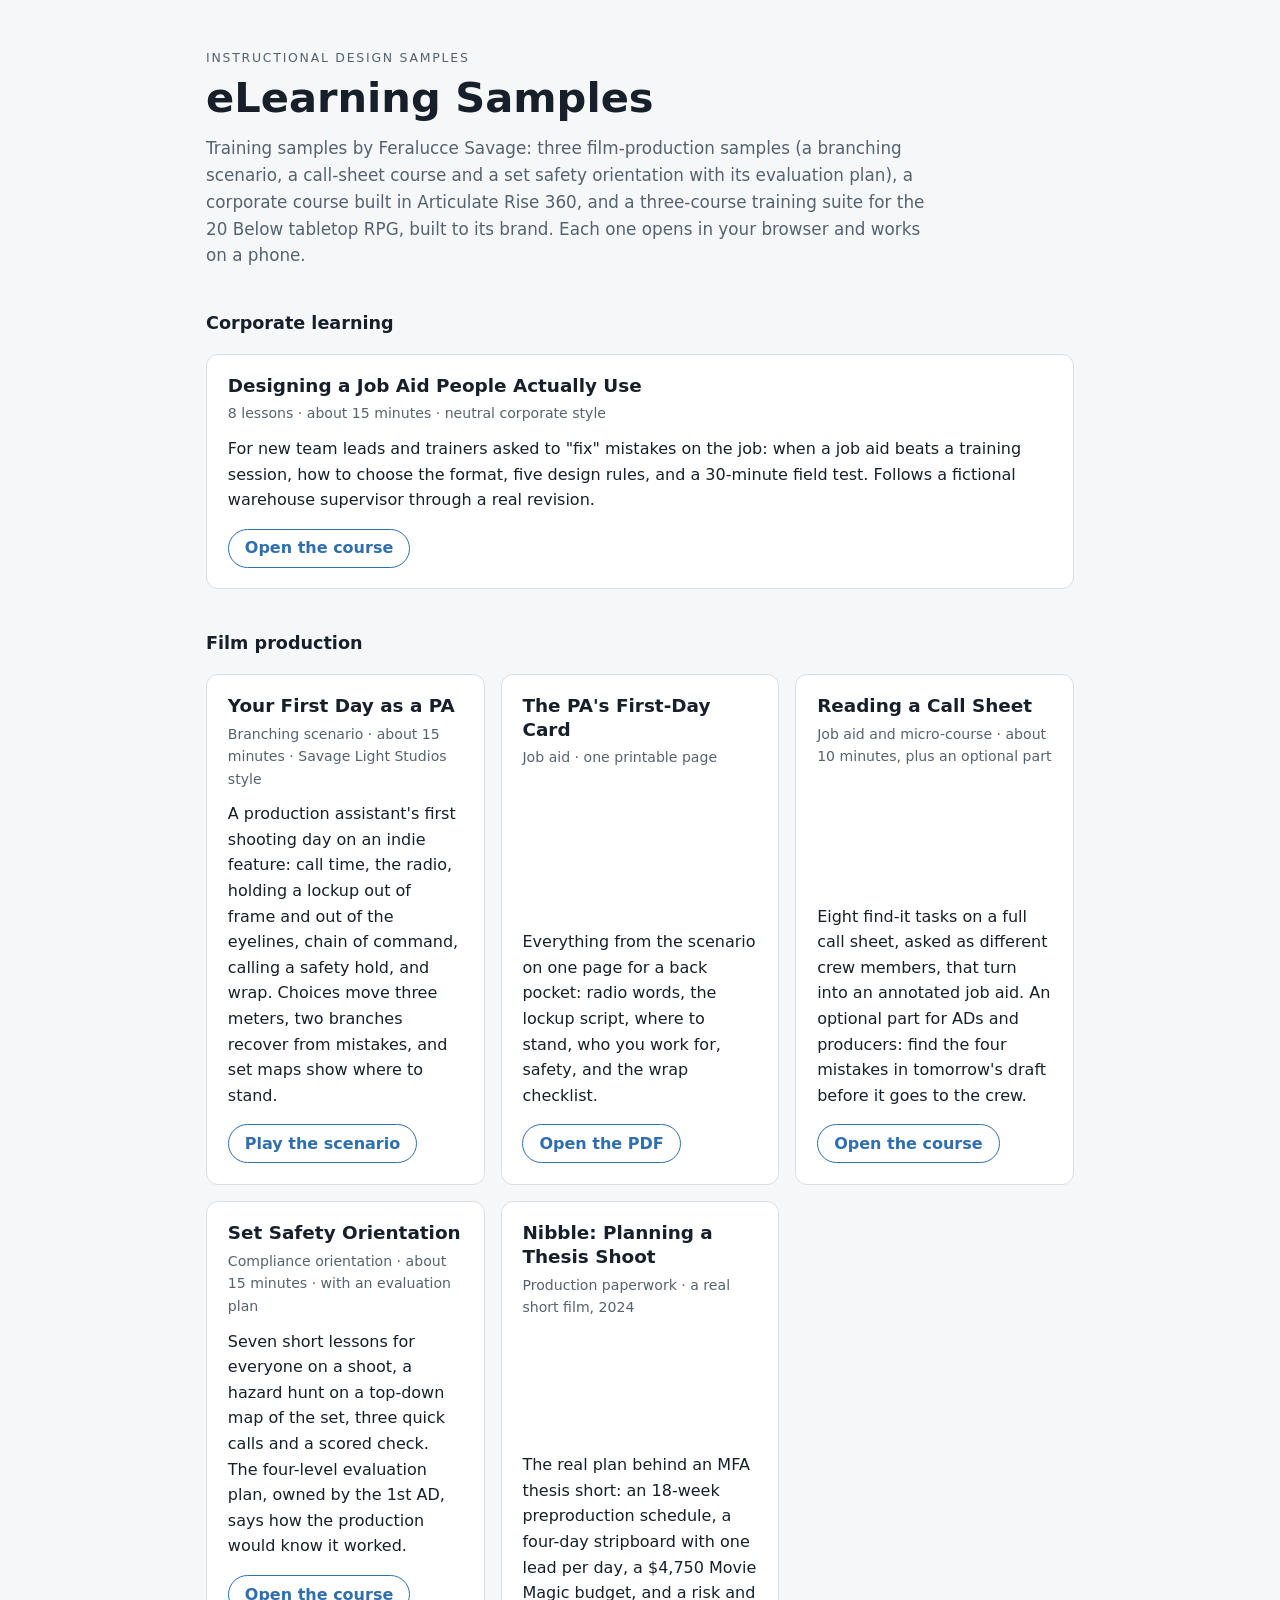
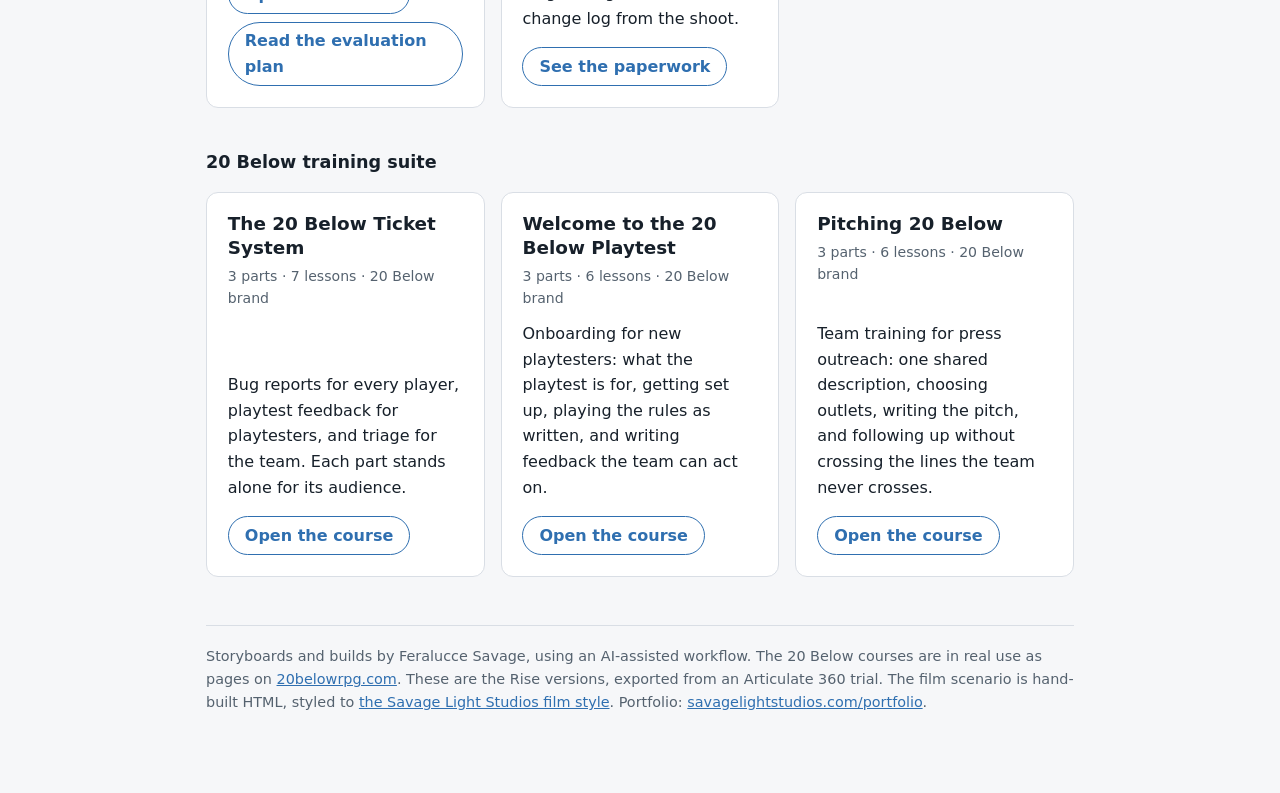
<file: index.html>
<!doctype html>
<html lang="en">
<head>
<meta charset="utf-8" />
<meta name="viewport" content="width=device-width, initial-scale=1" />
<title>eLearning Samples · Feralucce Savage</title>
<meta name="description" content="eLearning samples by Feralucce Savage: a branching film-set scenario with a printable job aid, four Articulate Rise 360 courses, and a branded training suite for the 20 Below tabletop RPG." />
<style>
  :root {
    --bg: #f6f7f9;
    --panel: #ffffff;
    --border: #d9dee5;
    --text: #17202a;
    --dim: #55626f;
    --accent: #2f6fb0;
  }
  @media (prefers-color-scheme: dark) {
    :root {
      --bg: #0d1419;
      --panel: #152029;
      --border: #263644;
      --text: #e8eef3;
      --dim: #9aabb9;
      --accent: #6aa8e4;
    }
  }
  * { box-sizing: border-box; }
  body {
    margin: 0;
    background: var(--bg);
    color: var(--text);
    font-family: "Segoe UI", system-ui, -apple-system, sans-serif;
    line-height: 1.6;
  }
  main { max-width: 900px; margin: 0 auto; padding: 3rem 16px 4rem; }
  .eyebrow { text-transform: uppercase; letter-spacing: 0.14em; font-size: 0.78rem; color: var(--dim); margin: 0; }
  h1 { font-size: clamp(1.8rem, 5vw, 2.6rem); line-height: 1.15; margin: 0.4rem 0 0.8rem; }
  .intro { color: var(--dim); font-size: 1.05rem; max-width: 46rem; margin: 0 0 2.5rem; }
  h2 { font-size: 1.1rem; margin: 2.5rem 0 1rem; }
  .grid { display: grid; grid-template-columns: repeat(auto-fit, minmax(min(100%, 260px), 1fr)); gap: 1rem; }
  .course {
    background: var(--panel);
    border: 1px solid var(--border);
    border-radius: 12px;
    padding: 1.2rem 1.3rem 1.3rem;
    display: flex;
    flex-direction: column;
  }
  .course h3 { margin: 0 0 0.3rem; font-size: 1.15rem; line-height: 1.3; }
  .course .meta { color: var(--dim); font-size: 0.88rem; margin: 0 0 0.7rem; }
  .course p { margin: 0 0 1rem; flex: 1; }
  .course .go {
    align-self: flex-start;
    font-weight: 700;
    text-decoration: none;
    color: var(--accent);
    border: 1px solid var(--accent);
    border-radius: 999px;
    padding: 0.35rem 1rem;
  }
  .course .go:hover, .course .go:focus-visible { background: var(--accent); color: var(--panel); }
  .note { color: var(--dim); font-size: 0.9rem; border-top: 1px solid var(--border); padding-top: 1.2rem; margin-top: 3rem; }
  a { color: var(--accent); }
</style>
</head>
<body>
<main>
  <p class="eyebrow">Instructional design samples</p>
  <h1>eLearning Samples</h1>
  <p class="intro">
    Training samples by Feralucce Savage: three film-production samples (a branching scenario, a call-sheet course and a set safety orientation with its evaluation plan),
    a corporate course built in Articulate Rise 360, and a three-course training suite for the 20 Below
    tabletop RPG, built to its brand. Each one opens in your browser and works on a phone.
  </p>

  <h2>Corporate learning</h2>
  <div class="grid">
    <section class="course">
      <h3>Designing a Job Aid People Actually Use</h3>
      <p class="meta">8 lessons · about 15 minutes · neutral corporate style</p>
      <p>For new team leads and trainers asked to "fix" mistakes on the job: when a job aid beats a training
        session, how to choose the format, five design rules, and a 30-minute field test. Follows a fictional
        warehouse supervisor through a real revision.</p>
      <a class="go" href="job-aid/index.html">Open the course</a>
    </section>
  </div>

  <h2>Film production</h2>
  <div class="grid">
    <section class="course">
      <h3>Your First Day as a PA</h3>
      <p class="meta">Branching scenario · about 15 minutes · Savage Light Studios style</p>
      <p>A production assistant's first shooting day on an indie feature: call time, the radio, holding a
        lockup out of frame and out of the eyelines, chain of command, calling a safety hold, and wrap.
        Choices move three meters, two branches recover from mistakes, and set maps show where to stand.</p>
      <a class="go" href="film/pa-first-day/">Play the scenario</a>
    </section>
    <section class="course">
      <h3>The PA's First-Day Card</h3>
      <p class="meta">Job aid · one printable page</p>
      <p>Everything from the scenario on one page for a back pocket: radio words, the lockup script, where
        to stand, who you work for, safety, and the wrap checklist.</p>
      <a class="go" href="film/pa-first-day/pa-first-day-card.pdf">Open the PDF</a>
    </section>
    <section class="course">
      <h3>Reading a Call Sheet</h3>
      <p class="meta">Job aid and micro-course · about 10 minutes, plus an optional part</p>
      <p>Eight find-it tasks on a full call sheet, asked as different crew members, that turn into an annotated
        job aid. An optional part for ADs and producers: find the four mistakes in tomorrow's draft before it
        goes to the crew.</p>
      <a class="go" href="film/call-sheet/">Open the course</a>
    </section>
    <section class="course">
      <h3>Set Safety Orientation</h3>
      <p class="meta">Compliance orientation · about 15 minutes · with an evaluation plan</p>
      <p>Seven short lessons for everyone on a shoot, a hazard hunt on a top-down map of the set, three
        quick calls and a scored check. The four-level evaluation plan, owned by the 1st AD, says how the
        production would know it worked.</p>
      <a class="go" href="film/set-safety/">Open the course</a>
      <a class="go" href="film/set-safety/evaluation-plan.html" style="margin-top:0.5rem">Read the evaluation plan</a>
    </section>
    <section class="course">
      <h3>Nibble: Planning a Thesis Shoot</h3>
      <p class="meta">Production paperwork · a real short film, 2024</p>
      <p>The real plan behind an MFA thesis short: an 18-week preproduction schedule, a four-day stripboard
        with one lead per day, a $4,750 Movie Magic budget, and a risk and change log from the shoot.</p>
      <a class="go" href="film/nibble/">See the paperwork</a>
    </section>
  </div>

  <h2>20 Below training suite</h2>
  <div class="grid">
    <section class="course">
      <h3>The 20 Below Ticket System</h3>
      <p class="meta">3 parts · 7 lessons · 20 Below brand</p>
      <p>Bug reports for every player, playtest feedback for playtesters, and triage for the team. Each
        part stands alone for its audience.</p>
      <a class="go" href="ticket-system/index.html">Open the course</a>
    </section>
    <section class="course">
      <h3>Welcome to the 20 Below Playtest</h3>
      <p class="meta">3 parts · 6 lessons · 20 Below brand</p>
      <p>Onboarding for new playtesters: what the playtest is for, getting set up, playing the rules as
        written, and writing feedback the team can act on.</p>
      <a class="go" href="playtest/index.html">Open the course</a>
    </section>
    <section class="course">
      <h3>Pitching 20 Below</h3>
      <p class="meta">3 parts · 6 lessons · 20 Below brand</p>
      <p>Team training for press outreach: one shared description, choosing outlets, writing the pitch,
        and following up without crossing the lines the team never crosses.</p>
      <a class="go" href="pitching/index.html">Open the course</a>
    </section>
  </div>

  <p class="note">
    Storyboards and builds by Feralucce Savage, using an AI-assisted workflow. The 20 Below courses are in
    real use as pages on <a href="https://20belowrpg.com">20belowrpg.com</a>. These are the Rise versions,
    exported from an Articulate 360 trial. The film scenario is hand-built HTML, styled to
    <a href="film/style-guide.html">the Savage Light Studios film style</a>. Portfolio:
    <a href="https://savagelightstudios.com/portfolio/">savagelightstudios.com/portfolio</a>.
  </p>
</main>
</body>
</html>
</file>
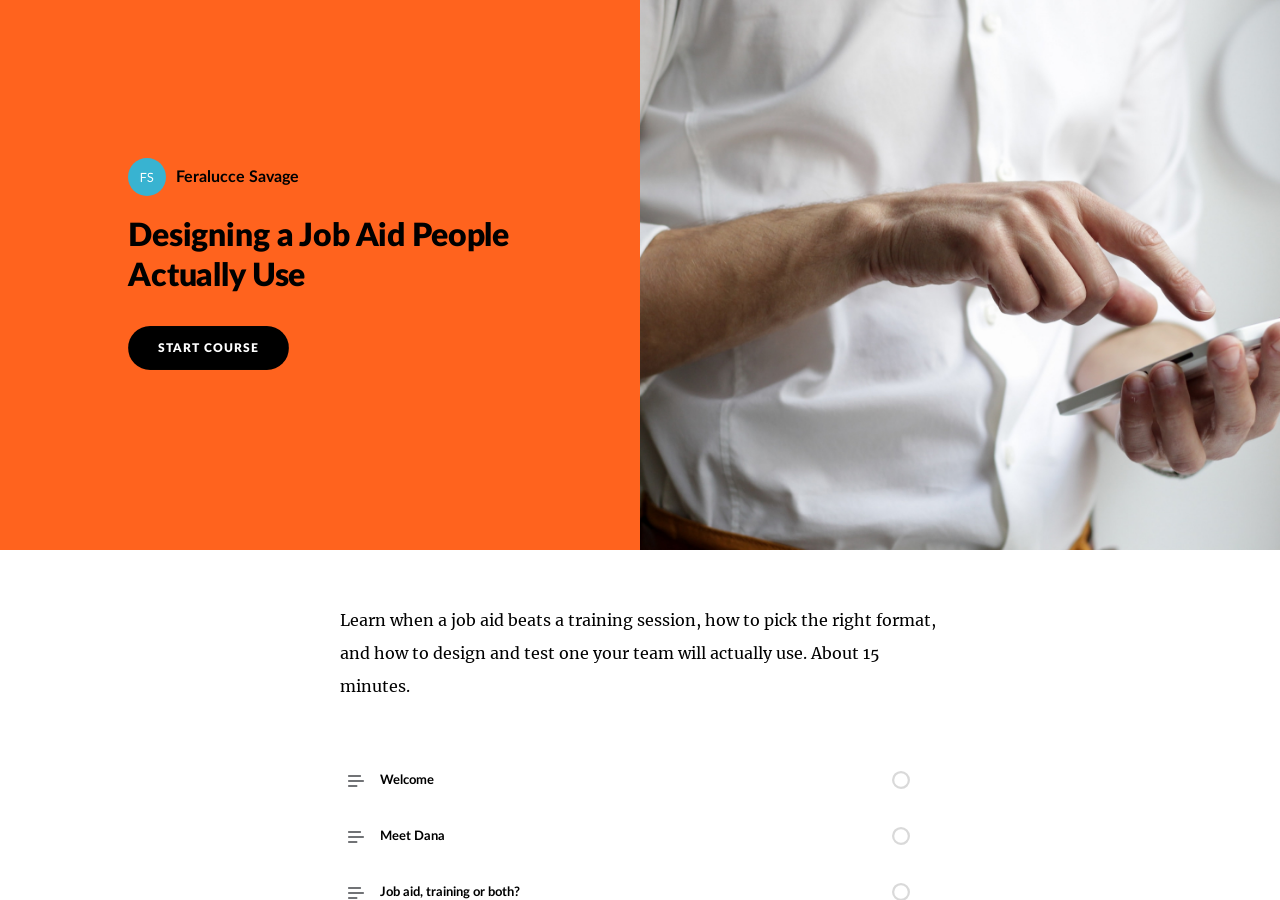
<file: job-aid/index.html>
<!doctype html>
<!-- 
course package version: KnmOLMeZ
rise_frontend sha: 441036b050168884f775dae0bcb6c7955779a521
ai_scenario sha: 1a9ae99eef66e3c4ebc27d8c14a146d585659d15
learn_distribution_frontend sha: 6f05864a11e04685e2ec16e80185fe83fadc07a6
mondrian sha: 79ad159dc8cd1f7ed95bb4acda0bb01ee52cb404
sandbox sha: 42753f3391b109fa3788c525c22880445ab48325
 -->
<html lang="en">
  <head>
    <meta charset="utf-8">
    <meta name="viewport" content="width=device-width,initial-scale=1">
    <title>Designing a Job Aid People Actually Use</title>
    
    <script type="application/json" id="__CONFIG__">
      {"remoteManifest":{"ai_scenario":{".js":["ai-scenario/entry.js"]},"learn_distribution_frontend":{".js":["learn_dist/entry.js"]},"mondrian":{".js":["mondrian/entry.js"]}},"assetTargetPrefixes":{"media":"assets","font":"lib/fonts"},"loadOnlyInLms":false,"surface":"web-export"}
    </script>
    
    <script src="lib/dist/7137cfb8.js"></script>
  </head>
  <body>
    <div id="app"></div>
    
      <script src="lib/rise/c99abd54.js"></script>
    
  </body>
</html>
</file>
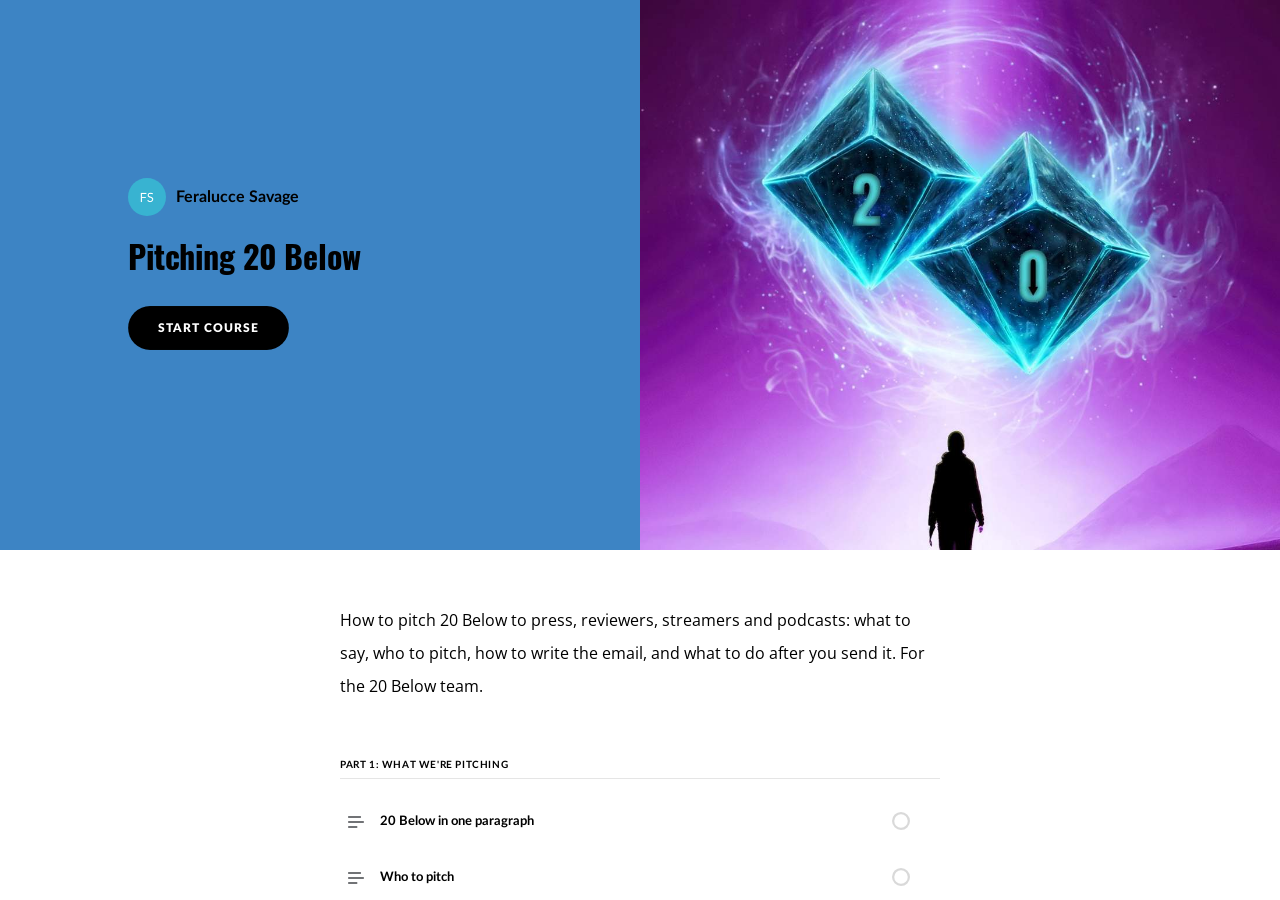
<file: pitching/index.html>
<!doctype html>
<!-- 
course package version: 0MRt6K6X
rise_frontend sha: 441036b050168884f775dae0bcb6c7955779a521
ai_scenario sha: 1a9ae99eef66e3c4ebc27d8c14a146d585659d15
learn_distribution_frontend sha: 6f05864a11e04685e2ec16e80185fe83fadc07a6
mondrian sha: 79ad159dc8cd1f7ed95bb4acda0bb01ee52cb404
sandbox sha: 42753f3391b109fa3788c525c22880445ab48325
 -->
<html lang="en">
  <head>
    <meta charset="utf-8">
    <meta name="viewport" content="width=device-width,initial-scale=1">
    <title>Pitching 20 Below</title>
    
    <script type="application/json" id="__CONFIG__">
      {"remoteManifest":{"ai_scenario":{".js":["ai-scenario/entry.js"]},"learn_distribution_frontend":{".js":["learn_dist/entry.js"]},"mondrian":{".js":["mondrian/entry.js"]}},"assetTargetPrefixes":{"media":"assets","font":"lib/fonts"},"loadOnlyInLms":false,"surface":"web-export"}
    </script>
    
    <script src="lib/dist/7137cfb8.js"></script>
  </head>
  <body>
    <div id="app"></div>
    
      <script src="lib/rise/c99abd54.js"></script>
    
  </body>
</html>
</file>
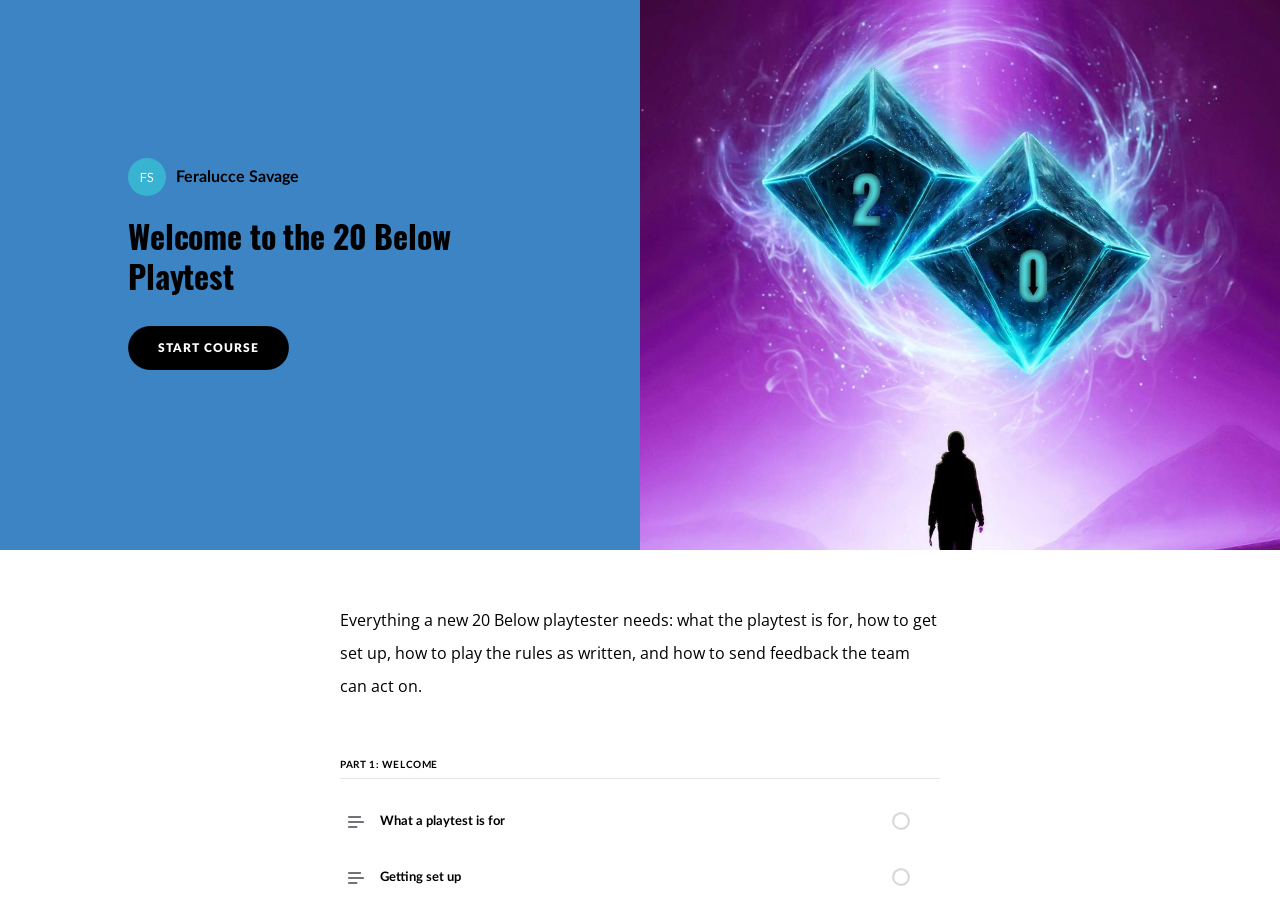
<file: playtest/index.html>
<!doctype html>
<!-- 
course package version: KNZddUUE
rise_frontend sha: 441036b050168884f775dae0bcb6c7955779a521
ai_scenario sha: 1a9ae99eef66e3c4ebc27d8c14a146d585659d15
learn_distribution_frontend sha: 6f05864a11e04685e2ec16e80185fe83fadc07a6
mondrian sha: 79ad159dc8cd1f7ed95bb4acda0bb01ee52cb404
sandbox sha: 42753f3391b109fa3788c525c22880445ab48325
 -->
<html lang="en">
  <head>
    <meta charset="utf-8">
    <meta name="viewport" content="width=device-width,initial-scale=1">
    <title>Welcome to the 20 Below Playtest</title>
    
    <script type="application/json" id="__CONFIG__">
      {"remoteManifest":{"ai_scenario":{".js":["ai-scenario/entry.js"]},"learn_distribution_frontend":{".js":["learn_dist/entry.js"]},"mondrian":{".js":["mondrian/entry.js"]}},"assetTargetPrefixes":{"media":"assets","font":"lib/fonts"},"loadOnlyInLms":false,"surface":"web-export"}
    </script>
    
    <script src="lib/dist/7137cfb8.js"></script>
  </head>
  <body>
    <div id="app"></div>
    
      <script src="lib/rise/c99abd54.js"></script>
    
  </body>
</html>
</file>
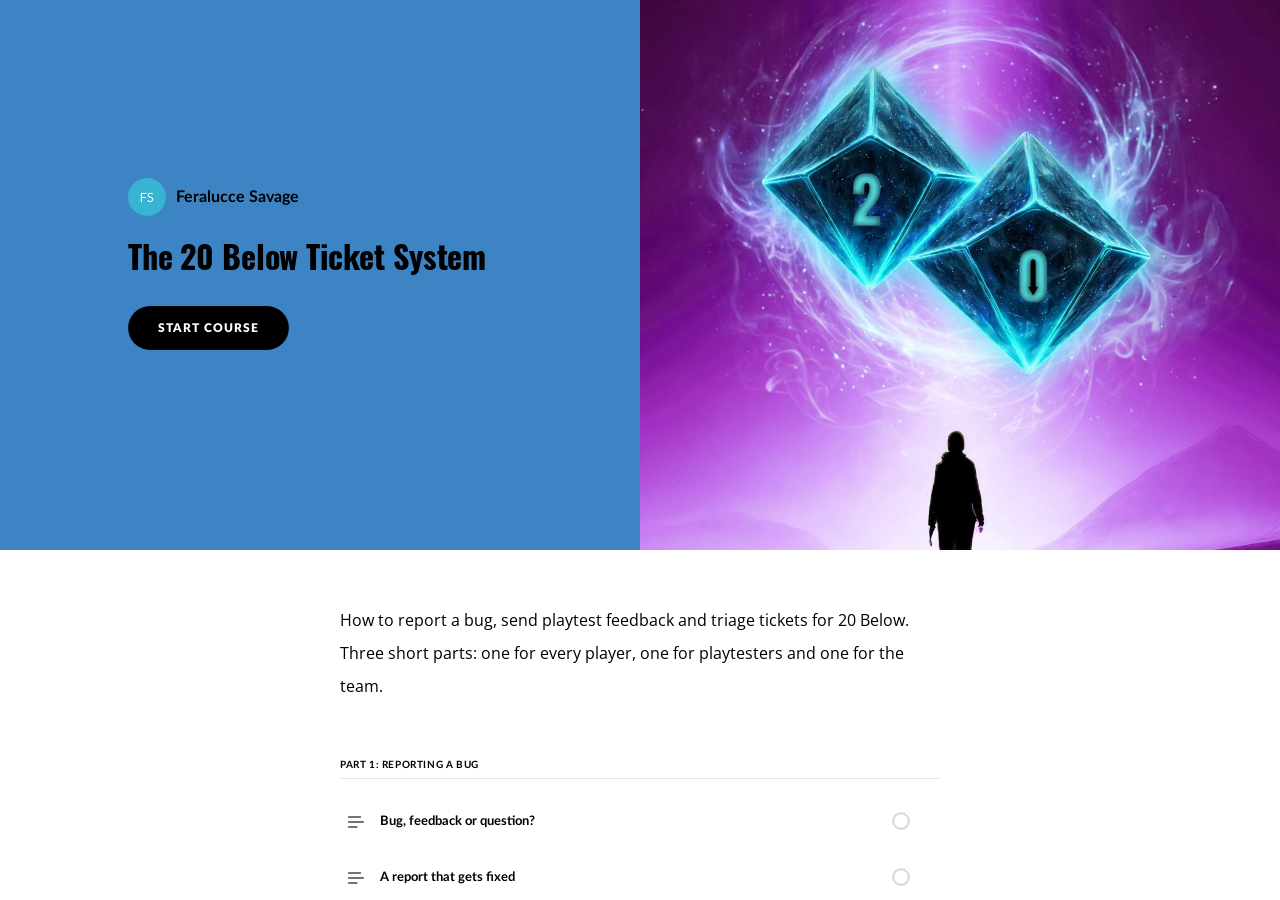
<file: ticket-system/index.html>
<!doctype html>
<!-- 
course package version: S0rBpOGu
rise_frontend sha: 441036b050168884f775dae0bcb6c7955779a521
ai_scenario sha: 1a9ae99eef66e3c4ebc27d8c14a146d585659d15
learn_distribution_frontend sha: 6f05864a11e04685e2ec16e80185fe83fadc07a6
mondrian sha: 79ad159dc8cd1f7ed95bb4acda0bb01ee52cb404
sandbox sha: 42753f3391b109fa3788c525c22880445ab48325
 -->
<html lang="en">
  <head>
    <meta charset="utf-8">
    <meta name="viewport" content="width=device-width,initial-scale=1">
    <title>The 20 Below Ticket System</title>
    
    <script type="application/json" id="__CONFIG__">
      {"remoteManifest":{"ai_scenario":{".js":["ai-scenario/entry.js"]},"learn_distribution_frontend":{".js":["learn_dist/entry.js"]},"mondrian":{".js":["mondrian/entry.js"]}},"assetTargetPrefixes":{"media":"assets","font":"lib/fonts"},"loadOnlyInLms":false,"surface":"web-export"}
    </script>
    
    <script src="lib/dist/7137cfb8.js"></script>
  </head>
  <body>
    <div id="app"></div>
    
      <script src="lib/rise/c99abd54.js"></script>
    
  </body>
</html>
</file>
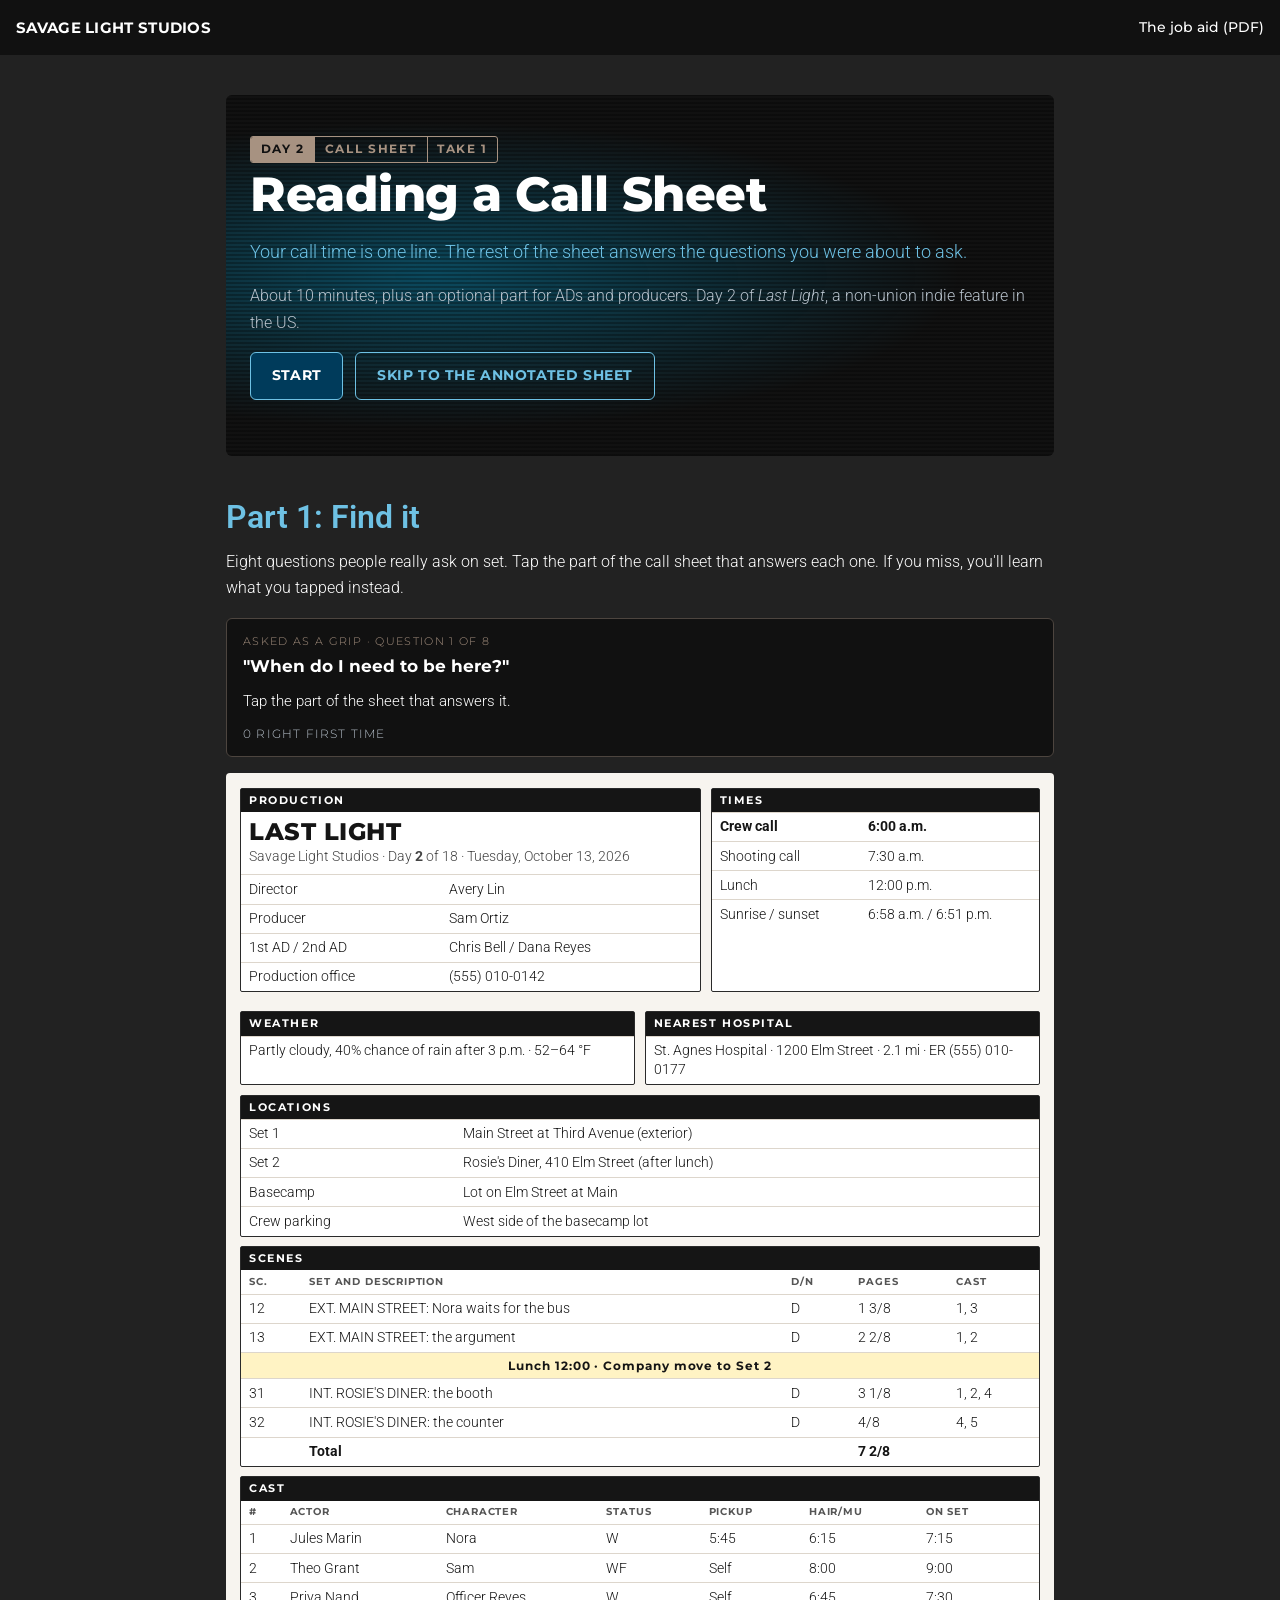
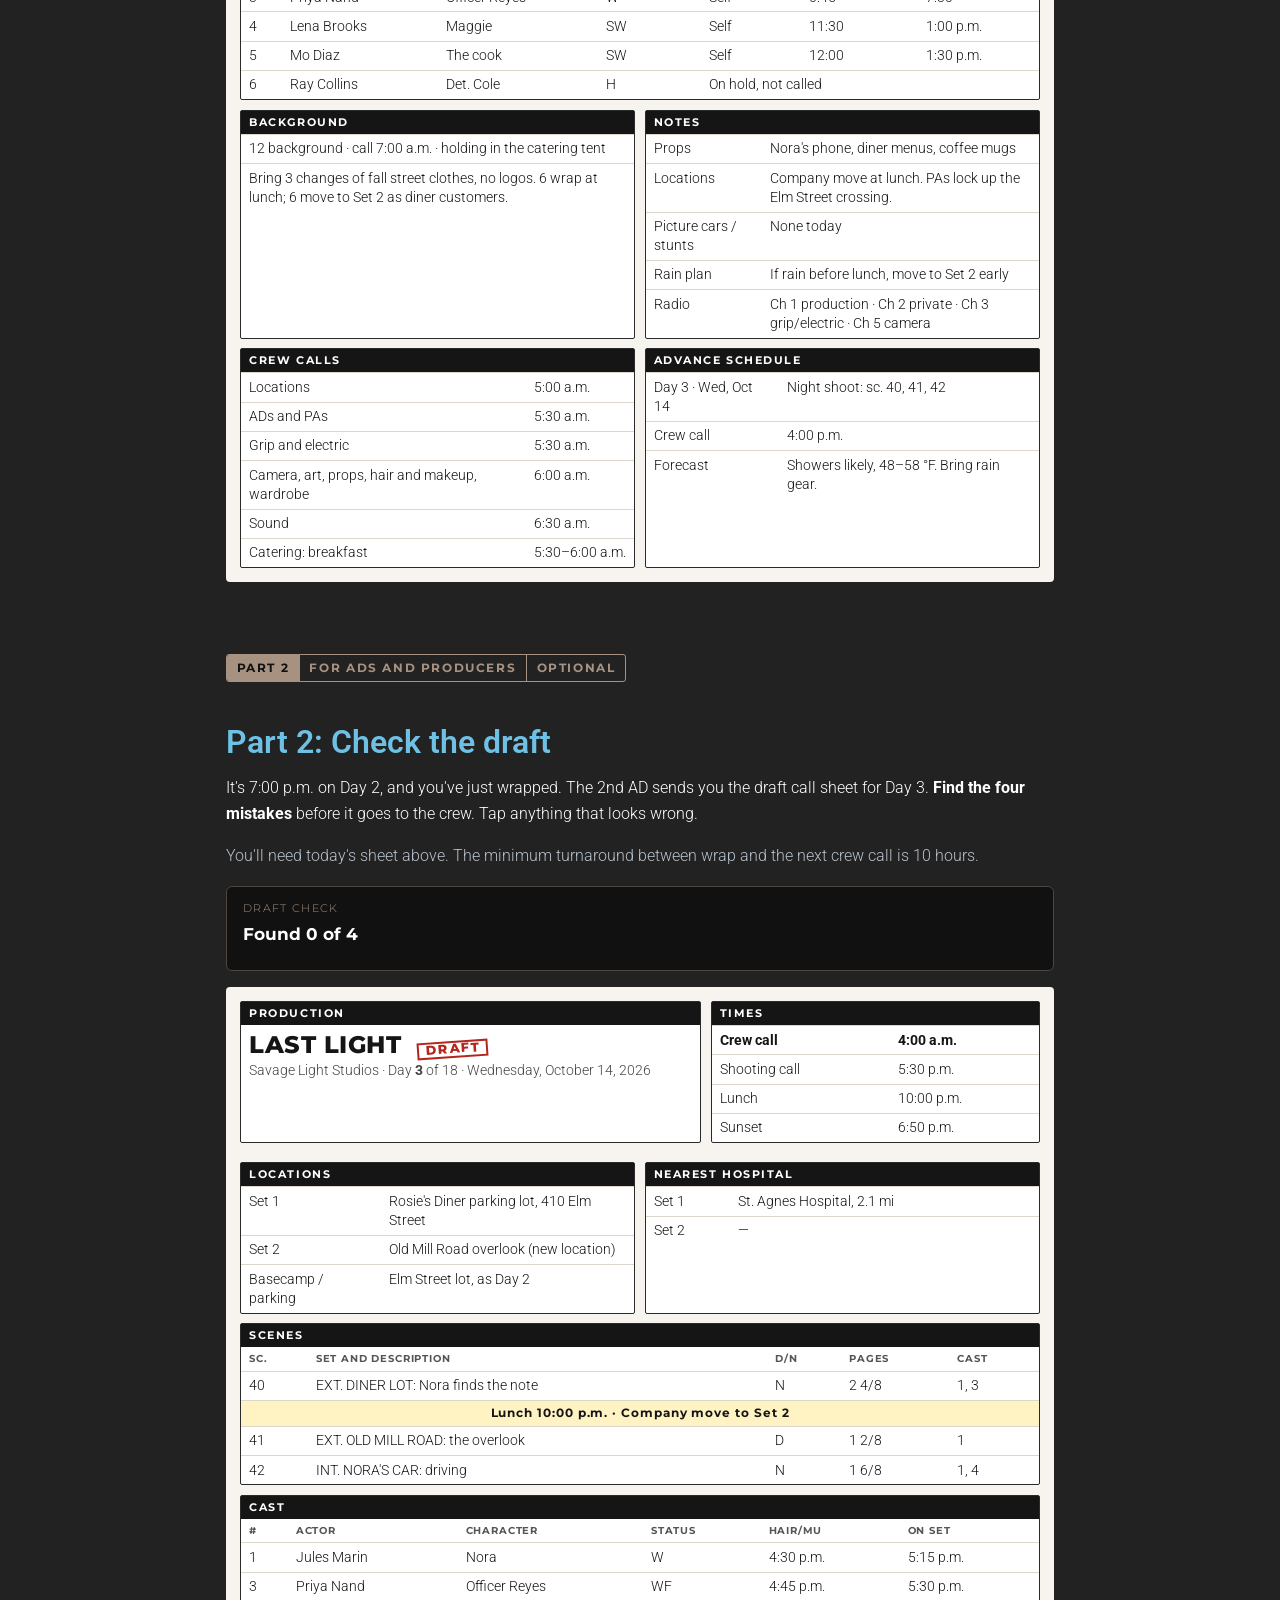
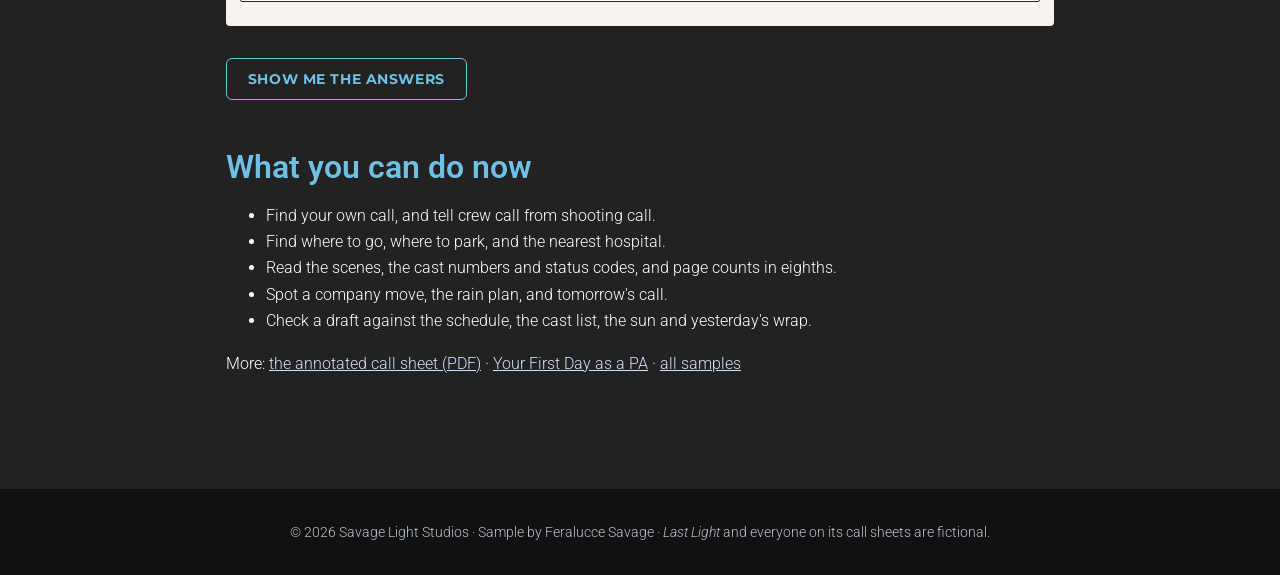
<file: film/call-sheet/index.html>
<!doctype html>
<html lang="en">
<head>
<meta charset="utf-8" />
<meta name="viewport" content="width=device-width, initial-scale=1" />
<title>Reading a Call Sheet</title>
<meta name="description" content="A job aid and micro-course on reading a film call sheet, with an optional part on checking a draft before it goes to the crew." />
<link rel="stylesheet" href="../assets/sls.css" />
<style>
  [hidden] { display: none !important; }
  /* the call sheet is paper: light, dense, monospace numbers */
  .sheet { background: #f7f4ef; color: #151515; border-radius: 4px; font-size: 0.86rem; line-height: 1.4; padding: 0.9rem; margin: 1rem 0 2rem; }
  .sheet .sec { position: relative; border: 1.5px solid #2a2a2a; border-radius: 2px; margin: 0 0 0.6rem; background: #fff; }
  .sheet .sec > h4 { margin: 0; background: #151515; color: #fff; font-family: var(--sls-display); font-weight: 700; font-size: 0.68rem; letter-spacing: 0.14em; text-transform: uppercase; padding: 0.25rem 0.5rem; display: flex; justify-content: space-between; align-items: center; }
  .sheet table { width: 100%; border-collapse: collapse; }
  .sheet td, .sheet th { padding: 0.28rem 0.5rem; border-top: 1px solid #ddd6cc; text-align: left; vertical-align: top; }
  .sheet th { font-family: var(--sls-display); font-size: 0.64rem; letter-spacing: 0.08em; text-transform: uppercase; color: #555; border-top: 0; }
  .sheet .num { font-variant-numeric: tabular-nums; white-space: nowrap; }
  .sheet .grid2 { display: grid; grid-template-columns: repeat(auto-fit, minmax(min(100%, 260px), 1fr)); gap: 0.6rem; }
  .sheet .grid2 > .sec { margin: 0; }
  .sheet .top { display: grid; grid-template-columns: 1.4fr 1fr; gap: 0.6rem; margin-bottom: 0.6rem; }
  .sheet .title { font-family: var(--sls-display); font-weight: 800; font-size: 1.5rem; letter-spacing: 0.02em; line-height: 1; padding: 0.5rem 0.5rem 0.2rem; }
  .sheet .sub { padding: 0 0.5rem 0.5rem; color: #444; }
  .sheet .move td { background: #fff3c4; font-weight: 700; text-align: center; font-family: var(--sls-display); font-size: 0.72rem; letter-spacing: 0.08em; }
  .sheet .draft-stamp { color: #b3261e; border: 2px solid #b3261e; padding: 0 0.4rem; font-family: var(--sls-display); font-weight: 800; letter-spacing: 0.12em; font-size: 0.8rem; transform: rotate(-4deg); display: inline-block; margin-left: 0.5rem; }
  @media (max-width: 640px) {
    .sheet .top { grid-template-columns: 1fr; } .sheet { padding: 0.5rem; font-size: 0.82rem; }
    .sheet .sec { overflow-x: auto; } .sheet .sec > h4 { position: sticky; left: 0; }
    .sheet td, .sheet th { padding: 0.25rem 0.35rem; }
    .sheet td { white-space: nowrap; } .sheet td:last-child { white-space: normal; }
  }

  /* annotation badges (the job aid) */
  .badge { display: none; background: var(--sls-cyan); color: #111; font-family: var(--sls-display); font-weight: 800; font-size: 0.72rem; border-radius: 999px; min-width: 1.4rem; height: 1.4rem; align-items: center; justify-content: center; }
  .annotated .badge, html:not(.js) .badge { display: inline-flex; }
  .key { display: none; }
  .part1-wrap:has(.annotated) + .key, html:not(.js) .key { display: block; }
  .key ol { padding-left: 1.6rem; }
  .key li { margin-bottom: 0.45rem; }
  .key li::marker { font-family: var(--sls-display); font-weight: 800; color: var(--sls-cyan); }

  /* find-it */
  html.js .tappable [data-part], html.js .tappable .sec, html.js .checkable [data-err], html.js .checkable .sec, html.js .checkable tr { cursor: pointer; }
  html.js .tappable tr:hover td, html.js .checkable tr:hover td { background: #e8f3f9; }
  .hit-yes td, .hit-yes { background: #d9f0e3 !important; outline: 2px solid #1f7a4d; }
  .hit-no { outline: 2px dashed #b3261e; outline-offset: -2px; }
  .found td, .found { background: #fde3dc !important; outline: 2px solid #b3261e; }

  .taskbar { position: sticky; top: 0; z-index: 5; background: rgba(17,17,17,0.97); border: 1px solid var(--sls-line); border-radius: var(--sls-radius); padding: 0.8rem 1rem; }
  .taskbar .role { font-family: var(--sls-display); font-size: 0.7rem; letter-spacing: 0.12em; text-transform: uppercase; color: var(--sls-tan); }
  .taskbar .q { font-family: var(--sls-display); font-weight: 700; font-size: 1.05rem; margin: 0.2rem 0 0; }
  .taskbar .fb { margin: 0.5rem 0 0; font-size: 0.95rem; }
  .taskbar .fb.yes { color: var(--sls-cyan); }
  .taskbar .fb.no { color: var(--sls-ember); }
  .taskbar .row { display: flex; justify-content: space-between; align-items: center; gap: 1rem; margin-top: 0.6rem; flex-wrap: wrap; }
  .taskbar .count { font-family: var(--sls-display); font-size: 0.75rem; letter-spacing: 0.1em; color: var(--sls-dim); text-transform: uppercase; }
  html:not(.js) .taskbar { display: none; }
  .js-only { display: none; } html.js .js-only { display: block; }
  html.js .nojs { display: none; }
  .tasklist li { margin-bottom: 0.5rem; }
  .tasklist .ans { color: var(--sls-cyan); }

  @media print {
    @page { size: letter; margin: 0.4in; }
    html { color-scheme: light; }
    html, body { background: #fff !important; color: #111; }
    .sheet .sec, .sheet .grid2 { break-inside: avoid; }
    .key .card { background: #f4f1ec; border-color: #d7d0c8; color: #111; }
    .key .card h3 { color: #003b5b; }
    .sls-bar, .sls-foot, .noprint, .taskbar, .sls-hero, #part2 { display: none !important; }
    main.sls { max-width: none; padding: 0; }
    .sheet { margin: 0; padding: 0; background: #fff; font-size: 8.4pt; }
    .badge { display: inline-flex !important; background: #003b5b; color: #fff; -webkit-print-color-adjust: exact; print-color-adjust: exact; }
    .sheet .sec > h4, .sheet .move td { -webkit-print-color-adjust: exact; print-color-adjust: exact; }
    .key { display: block !important; color: #111; font-size: 8.6pt; margin-top: 0.15in; }
    .key h2 { font-size: 13pt; margin: 0 0 0.05in; }
    .key li { margin-bottom: 0.03in; }
    .key h2, .key h3 { color: #003b5b; }
    .key li::marker { color: #003b5b; }
    .print-head { display: block !important; }
  }
  .print-head { display: none; font-family: var(--sls-display); margin-bottom: 0.15in; }
  .print-head b { font-size: 16pt; font-weight: 800; }
</style>
</head>
<body>
<header class="sls-bar">
  <a class="sls-wordmark" href="../../">Savage Light Studios</a>
  <nav><a href="annotated-call-sheet.pdf">The job aid (PDF)</a></nav>
</header>

<main class="sls">
  <section class="sls-hero noprint">
    <span class="slate"><span>Day 2</span><span>Call Sheet</span><span>Take 1</span></span>
    <h1>Reading a Call Sheet</h1>
    <p class="lede">Your call time is one line. The rest of the sheet answers the questions you were about to ask.</p>
    <p class="dim">About 10 minutes, plus an optional part for ADs and producers. Day 2 of <i>Last Light</i>, a non-union indie feature in the US.</p>
    <p class="js-only"><a class="btn" href="#part1">Start</a> &nbsp; <a class="btn ghost" href="#aid" id="skip">Skip to the annotated sheet</a></p>
  </section>

  <div class="print-head"><b>Reading a Call Sheet</b> · the annotated sheet · Savage Light Studios</div>

  <h2 id="part1" class="noprint">Part 1: Find it</h2>
  <p class="noprint js-only">Eight questions people really ask on set. Tap the part of the call sheet that answers each one. If you miss, you'll learn what you tapped instead.</p>
  <p class="nojs noprint">Eight questions people really ask on set, each with the part of the call sheet that answers it. The sheet below is shown with its sections numbered; the key follows it.</p>

  <ol class="tasklist nojs noprint" id="tasks">
    <li data-answer="crew-ge" data-role="Asked as a grip" data-yes="Grip and electric are called at 5:30, half an hour before crew call. Read your department's line, not just crew call.">"When do I need to be here?" <span class="ans">Crew calls: grip and electric, 5:30 a.m. Not crew call.</span></li>
    <li data-answer="shoot-call" data-role="Asked by anyone" data-yes="Shooting call, 7:30. Crew call is when people arrive; shooting call is when the first shot should roll.">"When does the camera roll for the first time?" <span class="ans">Shooting call, 7:30 a.m.</span></li>
    <li data-answer="parking" data-role="Asked as a new crew member" data-yes="West side of the basecamp lot. Park where the sheet says; neighbours notice.">"Where do I park?" <span class="ans">Locations: crew parking.</span></li>
    <li data-answer="hospital" data-role="Asked in a hurry" data-yes="St. Agnes, 2.1 miles. Every call sheet has one; know it before you need it.">"Someone's hurt. Where's the nearest hospital?" <span class="ans">Nearest hospital.</span></li>
    <li data-answer="scenes" data-role="Asked by Jules Marin, cast #1" data-yes="Jules is cast 1, and cast 1 is in scenes 12, 13 and 31. The cast number links the cast list to the scenes.">"Which scenes am I in today?" <span class="ans">Scenes: every row with cast 1 (12, 13, 31).</span></li>
    <li data-answer="cast-2" data-role="Asked by the 2nd AD" data-yes="Theo Grant is WF: work finish, the last day on the film. The AD will call a picture wrap after scene 31.">"Whose last day on the film is it? We'll want applause for the picture wrap." <span class="ans">Cast: Theo Grant, status WF.</span></li>
    <li data-answer="move move-note" data-role="Asked as a PA" data-yes="A company move to Rosie's Diner after lunch. The whole unit relocates, and PAs lock up the crossing.">"Is anything moving today?" <span class="ans">Scenes: the company move after lunch (also in the notes).</span></li>
    <li data-answer="advance" data-role="Asked by anyone" data-yes="Tomorrow is a night shoot with showers likely. The advance schedule is how you plan tonight.">"Do I need rain gear tomorrow, and when's call?" <span class="ans">Advance schedule: Day 3, crew call 4:00 p.m., showers likely.</span></li>
  </ol>

  <div class="part1-wrap">
  <div class="taskbar js-only noprint" id="taskbar" aria-live="polite">
    <div class="role"></div>
    <p class="q"></p>
    <p class="fb"></p>
    <div class="row"><span class="count"></span><button class="btn" type="button" id="next" hidden>Next question</button></div>
  </div>

  <!-- DAY 2 CALL SHEET -->
  <div class="sheet tappable" id="sheet2" role="region" aria-label="Call sheet, Day 2">
    <div class="top">
      <div class="sec" data-what="The header: what the film is, which day of the shoot, and who's in charge. Save the production office number.">
        <h4>Production <span class="badge">1</span></h4>
        <div class="title">LAST LIGHT</div>
        <div class="sub">Savage Light Studios · Day <b>2</b> of 18 · Tuesday, October 13, 2026</div>
        <table>
          <tr><td>Director</td><td>Avery Lin</td></tr>
          <tr><td>Producer</td><td>Sam Ortiz</td></tr>
          <tr><td>1st AD / 2nd AD</td><td>Chris Bell / Dana Reyes</td></tr>
          <tr><td>Production office</td><td class="num">(555) 010-0142</td></tr>
        </table>
      </div>
      <div class="sec" data-what="The day's times. Crew call is when most people start; shooting call is the first shot. Lunch is six hours after crew call. Sunrise and sunset limit every exterior.">
        <h4>Times <span class="badge">2</span></h4>
        <table>
          <tr><td><b>Crew call</b></td><td class="num"><b>6:00 a.m.</b></td></tr>
          <tr data-part="shoot-call"><td>Shooting call</td><td class="num">7:30 a.m.</td></tr>
          <tr><td>Lunch</td><td class="num">12:00 p.m.</td></tr>
          <tr><td>Sunrise / sunset</td><td class="num">6:58 a.m. / 6:51 p.m.</td></tr>
        </table>
      </div>
    </div>

    <div class="grid2" style="margin-bottom:0.6rem">
      <div class="sec" data-what="The weather. Dress for it, and look for a rain plan in the notes.">
        <h4>Weather <span class="badge">3</span></h4>
        <table><tr><td>Partly cloudy, 40% chance of rain after 3 p.m. · 52–64 °F</td></tr></table>
      </div>
      <div class="sec" data-part="hospital" data-what="The nearest emergency room, with its address and distance.">
        <h4>Nearest hospital <span class="badge">5</span></h4>
        <table><tr><td>St. Agnes Hospital · 1200 Elm Street · 2.1 mi · ER (555) 010-0177</td></tr></table>
      </div>
    </div>

    <div class="sec" data-what="Where everything is: each set, basecamp and crew parking. Park where it says, not at set.">
      <h4>Locations <span class="badge">4</span></h4>
      <table>
        <tr><td>Set 1</td><td>Main Street at Third Avenue (exterior)</td></tr>
        <tr><td>Set 2</td><td>Rosie's Diner, 410 Elm Street (after lunch)</td></tr>
        <tr><td>Basecamp</td><td>Lot on Elm Street at Main</td></tr>
        <tr data-part="parking"><td>Crew parking</td><td>West side of the basecamp lot</td></tr>
      </table>
    </div>

    <div class="sec" data-part="scenes" data-what="What's shooting, in order: scene number, set, day or night, page count in eighths, and the cast numbers in each scene.">
      <h4>Scenes <span class="badge">6</span></h4>
      <table>
        <tr><th>Sc.</th><th>Set and description</th><th>D/N</th><th>Pages</th><th>Cast</th></tr>
        <tr><td class="num">12</td><td>EXT. MAIN STREET: Nora waits for the bus</td><td>D</td><td class="num">1 3/8</td><td class="num">1, 3</td></tr>
        <tr><td class="num">13</td><td>EXT. MAIN STREET: the argument</td><td>D</td><td class="num">2 2/8</td><td class="num">1, 2</td></tr>
        <tr class="move" data-part="move"><td colspan="5">Lunch 12:00 · Company move to Set 2</td></tr>
        <tr><td class="num">31</td><td>INT. ROSIE'S DINER: the booth</td><td>D</td><td class="num">3 1/8</td><td class="num">1, 2, 4</td></tr>
        <tr><td class="num">32</td><td>INT. ROSIE'S DINER: the counter</td><td>D</td><td class="num">4/8</td><td class="num">4, 5</td></tr>
        <tr><td></td><td><b>Total</b></td><td></td><td class="num"><b>7 2/8</b></td><td></td></tr>
      </table>
    </div>

    <div class="sec" data-what="The cast list: each actor's number, character, status code and times. The number links them to the scenes.">
      <h4>Cast <span class="badge">7</span></h4>
      <table>
        <tr><th>#</th><th>Actor</th><th>Character</th><th>Status</th><th>Pickup</th><th>Hair/MU</th><th>On set</th></tr>
        <tr><td>1</td><td>Jules Marin</td><td>Nora</td><td>W</td><td class="num">5:45</td><td class="num">6:15</td><td class="num">7:15</td></tr>
        <tr data-part="cast-2"><td>2</td><td>Theo Grant</td><td>Sam</td><td>WF</td><td>Self</td><td class="num">8:00</td><td class="num">9:00</td></tr>
        <tr><td>3</td><td>Priya Nand</td><td>Officer Reyes</td><td>W</td><td>Self</td><td class="num">6:45</td><td class="num">7:30</td></tr>
        <tr><td>4</td><td>Lena Brooks</td><td>Maggie</td><td>SW</td><td>Self</td><td class="num">11:30</td><td class="num">1:00 p.m.</td></tr>
        <tr><td>5</td><td>Mo Diaz</td><td>The cook</td><td>SW</td><td>Self</td><td class="num">12:00</td><td class="num">1:30 p.m.</td></tr>
        <tr><td>6</td><td>Ray Collins</td><td>Det. Cole</td><td>H</td><td colspan="3">On hold, not called</td></tr>
      </table>
    </div>

    <div class="grid2" style="margin-bottom:0.6rem">
      <div class="sec" data-what="Background extras: how many, when they arrive, where they're held and what to wear.">
        <h4>Background <span class="badge">8</span></h4>
        <table>
          <tr><td>12 background · call 7:00 a.m. · holding in the catering tent</td></tr>
          <tr><td>Bring 3 changes of fall street clothes, no logos. 6 wrap at lunch; 6 move to Set 2 as diner customers.</td></tr>
        </table>
      </div>
      <div class="sec" data-what="Notes by department: what props, cars, stunts and locations need today, the rain plan, and the radio channels.">
        <h4>Notes <span class="badge">9</span></h4>
        <table>
          <tr><td>Props</td><td>Nora's phone, diner menus, coffee mugs</td></tr>
          <tr data-part="move-note"><td>Locations</td><td>Company move at lunch. PAs lock up the Elm Street crossing.</td></tr>
          <tr><td>Picture cars / stunts</td><td>None today</td></tr>
          <tr><td>Rain plan</td><td>If rain before lunch, move to Set 2 early</td></tr>
          <tr><td>Radio</td><td>Ch 1 production · Ch 2 private · Ch 3 grip/electric · Ch 5 camera</td></tr>
        </table>
      </div>
    </div>

    <div class="grid2">
      <div class="sec" data-what="Each department's call time. Yours may be earlier than crew call.">
        <h4>Crew calls <span class="badge">10</span></h4>
        <table>
          <tr><td>Locations</td><td class="num">5:00 a.m.</td></tr>
          <tr><td>ADs and PAs</td><td class="num">5:30 a.m.</td></tr>
          <tr data-part="crew-ge"><td>Grip and electric</td><td class="num">5:30 a.m.</td></tr>
          <tr><td>Camera, art, props, hair and makeup, wardrobe</td><td class="num">6:00 a.m.</td></tr>
          <tr><td>Sound</td><td class="num">6:30 a.m.</td></tr>
          <tr><td>Catering: breakfast</td><td class="num">5:30–6:00 a.m.</td></tr>
        </table>
      </div>
      <div class="sec" data-part="advance" data-what="The advance schedule: tomorrow's plan, so you can get ready tonight.">
        <h4>Advance schedule <span class="badge">11</span></h4>
        <table>
          <tr><td>Day 3 · Wed, Oct 14</td><td>Night shoot: sc. 40, 41, 42</td></tr>
          <tr><td>Crew call</td><td class="num">4:00 p.m.</td></tr>
          <tr><td>Forecast</td><td>Showers likely, 48–58 °F. Bring rain gear.</td></tr>
        </table>
      </div>
    </div>
  </div>

  </div>

  <!-- KEY: the job aid -->
  <section class="key" id="aid">
    <h2>The annotated call sheet</h2>
    <p class="noprint">Every section, what it's for, and the question it answers. <a href="annotated-call-sheet.pdf">Download it as a PDF.</a></p>
    <ol>
      <li><b>Production.</b> The film, the day of the shoot (Day 2 of 18), and who's in charge. Save the production office number.</li>
      <li><b>Times.</b> Crew call is when most people start. Shooting call is when the first shot should roll. Lunch is six hours after crew call. Sunrise and sunset limit every exterior.</li>
      <li><b>Weather.</b> Dress for it, and look for a rain plan in the notes.</li>
      <li><b>Locations.</b> Each set, basecamp and crew parking. Park where it says, not at set.</li>
      <li><b>Nearest hospital.</b> Know it before you need it.</li>
      <li><b>Scenes.</b> What's shooting, in order: scene number, set, D (day) or N (night), page count, and cast numbers. A company move means the whole unit relocates.</li>
      <li><b>Cast.</b> Each actor's number, character, status and times. Find an actor's scenes by their number.</li>
      <li><b>Background.</b> How many extras, their call, where they're held and what to wear.</li>
      <li><b>Notes.</b> What each department needs today, the rain plan and the radio channels.</li>
      <li><b>Crew calls.</b> Your department's call. It may be earlier than crew call.</li>
      <li><b>Advance schedule.</b> Tomorrow's scenes, call and weather, so you can plan tonight.</li>
    </ol>
    <div class="card">
      <h3 style="margin-top:0">Codes</h3>
      <p style="margin:0 0 0.4rem"><b>Cast status</b>, from the AD's Day Out of Days: <b>SW</b> start work (first day) · <b>W</b> work · <b>WF</b> work finish (last day) · <b>SWF</b> start, work and finish the same day · <b>H</b> hold (paid, not working today).</p>
      <p style="margin:0"><b>Pages in eighths:</b> a script page is eight eighths. 1 3/8 is one page and three eighths (eleven eighths). No scene counts as less than 1/8.</p>
    </div>
    <p class="noprint js-only" style="margin-top:1.2rem"><a class="btn" href="annotated-call-sheet.pdf">Download the PDF</a> &nbsp; <a class="btn ghost" href="#part2">Part 2: check the draft</a></p>
  </section>

  <!-- PART 2 -->
  <section id="part2" class="noprint">
    <span class="slate" style="margin-top:2.5rem"><span>Part 2</span><span>For ADs and producers</span><span>Optional</span></span>
    <h2>Part 2: Check the draft</h2>
    <p>It's 7:00 p.m. on Day 2, and you've just wrapped. The 2nd AD sends you the draft call sheet for Day 3. <b>Find the four mistakes</b> before it goes to the crew. Tap anything that looks wrong.</p>
    <p class="dim">You'll need today's sheet above. The minimum turnaround between wrap and the next crew call is 10 hours.</p>

    <div class="taskbar js-only" id="checkbar" aria-live="polite">
      <div class="role">Draft check</div>
      <p class="q">Found <span id="found">0</span> of 4</p>
      <p class="fb"></p>
    </div>

    <div class="sheet checkable" id="sheet3" role="region" aria-label="Draft call sheet, Day 3">
      <div class="top">
        <div class="sec">
          <h4>Production</h4>
          <div class="title">LAST LIGHT <span class="draft-stamp">DRAFT</span></div>
          <div class="sub">Savage Light Studios · Day <b>3</b> of 18 · Wednesday, October 14, 2026</div>
        </div>
        <div class="sec">
          <h4>Times</h4>
          <table>
            <tr data-err="turnaround"><td><b>Crew call</b></td><td class="num"><b>4:00 a.m.</b></td></tr>
            <tr><td>Shooting call</td><td class="num">5:30 p.m.</td></tr>
            <tr><td>Lunch</td><td class="num">10:00 p.m.</td></tr>
            <tr><td>Sunset</td><td class="num">6:50 p.m.</td></tr>
          </table>
        </div>
      </div>
      <div class="grid2" style="margin-bottom:0.6rem">
        <div class="sec">
          <h4>Locations</h4>
          <table>
            <tr><td>Set 1</td><td>Rosie's Diner parking lot, 410 Elm Street</td></tr>
            <tr><td>Set 2</td><td>Old Mill Road overlook (new location)</td></tr>
            <tr><td>Basecamp / parking</td><td>Elm Street lot, as Day 2</td></tr>
          </table>
        </div>
        <div class="sec">
          <h4>Nearest hospital</h4>
          <table>
            <tr><td>Set 1</td><td>St. Agnes Hospital, 2.1 mi</td></tr>
            <tr data-err="hospital"><td>Set 2</td><td>—</td></tr>
          </table>
        </div>
      </div>
      <div class="sec">
        <h4>Scenes</h4>
        <table>
          <tr><th>Sc.</th><th>Set and description</th><th>D/N</th><th>Pages</th><th>Cast</th></tr>
          <tr><td class="num">40</td><td>EXT. DINER LOT: Nora finds the note</td><td>N</td><td class="num">2 4/8</td><td class="num">1, 3</td></tr>
          <tr class="move"><td colspan="5">Lunch 10:00 p.m. · Company move to Set 2</td></tr>
          <tr data-err="sunset"><td class="num">41</td><td>EXT. OLD MILL ROAD: the overlook</td><td>D</td><td class="num">1 2/8</td><td class="num">1</td></tr>
          <tr data-err="cast4"><td class="num">42</td><td>INT. NORA'S CAR: driving</td><td>N</td><td class="num">1 6/8</td><td class="num">1, 4</td></tr>
        </table>
      </div>
      <div class="sec">
        <h4>Cast</h4>
        <table>
          <tr><th>#</th><th>Actor</th><th>Character</th><th>Status</th><th>Hair/MU</th><th>On set</th></tr>
          <tr><td>1</td><td>Jules Marin</td><td>Nora</td><td>W</td><td class="num">4:30 p.m.</td><td class="num">5:15 p.m.</td></tr>
          <tr><td>3</td><td>Priya Nand</td><td>Officer Reyes</td><td>WF</td><td class="num">4:45 p.m.</td><td class="num">5:30 p.m.</td></tr>
        </table>
      </div>
    </div>

    <ol class="nojs" id="errors">
      <li data-err="turnaround"><b>Crew call is 4:00 a.m.</b> Day 2 wrapped at 7:00 p.m., so that's nine hours of turnaround, and the minimum is ten. Everything else on the sheet, and yesterday's advance schedule, says 4:00 p.m.</li>
      <li data-err="sunset"><b>Scene 41 is a day exterior after sunset.</b> Shooting starts at 5:30 p.m. and the sun sets at 6:50, so scene 41 can't be D. It's a night scene, or it belongs on another day.</li>
      <li data-err="cast4"><b>Scene 42 needs cast 4, but cast 4 isn't on the cast list.</b> Lena Brooks would never get a call time.</li>
      <li data-err="hospital"><b>Set 2 has no nearest hospital.</b> It's a new location on a dark road at night. Every set needs one.</li>
    </ol>
    <div class="js-only">
      <div class="callout" id="p2done" hidden><b>All four</b>A call sheet is the day's plan made public. Before it goes out, check it against the schedule, the cast list, sunrise and sunset, and yesterday's wrap.</div>
      <p><button class="btn ghost" type="button" id="reveal">Show me the answers</button></p>
    </div>
  </section>

  <section class="noprint" style="margin-top:3rem">
    <h2>What you can do now</h2>
    <ul>
      <li>Find your own call, and tell crew call from shooting call.</li>
      <li>Find where to go, where to park, and the nearest hospital.</li>
      <li>Read the scenes, the cast numbers and status codes, and page counts in eighths.</li>
      <li>Spot a company move, the rain plan, and tomorrow's call.</li>
      <li>Check a draft against the schedule, the cast list, the sun and yesterday's wrap.</li>
    </ul>
    <p>More: <a href="annotated-call-sheet.pdf">the annotated call sheet (PDF)</a> · <a href="../pa-first-day/">Your First Day as a PA</a> · <a href="../../">all samples</a></p>
  </section>
</main>

<footer class="sls-foot">© 2026 Savage Light Studios · Sample by Feralucce Savage · <i>Last Light</i> and everyone on its call sheets are fictional.</footer>

<script>
(function () {
  "use strict";
  var root = document.documentElement;
  root.classList.add("js");
  function $(s, e) { return (e || document).querySelector(s); }
  function $$(s, e) { return Array.prototype.slice.call((e || document).querySelectorAll(s)); }

  // print mode for the PDF: ?print shows only the annotated sheet and key
  if (/[?&]print\b/.test(location.search)) { $("#sheet2").classList.add("annotated"); return; }

  // Part 1: find it
  var tasks = $$("#tasks li").map(function (li) {
    var q = li.cloneNode(true); var a = $(".ans", q); if (a) a.remove();
    return { answer: li.dataset.answer.split(" "), role: li.dataset.role, q: q.textContent.trim(), yes: li.dataset.yes };
  });
  var sheet = $("#sheet2"), bar = $("#taskbar"), i = 0, firstTry = 0, missed = false, solved = false;

  function clearMarks() { $$(".hit-yes, .hit-no", sheet).forEach(function (e) { e.classList.remove("hit-yes", "hit-no"); }); }
  function showTask() {
    var t = tasks[i]; clearMarks(); missed = false; solved = false;
    $(".role", bar).textContent = t.role + " · question " + (i + 1) + " of " + tasks.length;
    $(".q", bar).textContent = t.q;
    $(".fb", bar).textContent = "Tap the part of the sheet that answers it.";
    $(".fb", bar).className = "fb";
    $(".count", bar).textContent = firstTry + " right first time";
    $("#next").hidden = true;
  }
  sheet.addEventListener("click", function (e) {
    if (solved || i >= tasks.length) return;
    var t = tasks[i], hit = null;
    t.answer.forEach(function (a) { hit = hit || e.target.closest('[data-part="' + a + '"]'); });
    clearMarks();
    if (hit) {
      solved = true; if (!missed) firstTry++;
      hit.classList.add("hit-yes");
      $(".fb", bar).textContent = "Yes. " + t.yes; $(".fb", bar).className = "fb yes";
      $(".count", bar).textContent = firstTry + " right first time";
      $("#next").hidden = false;
      $("#next").textContent = i === tasks.length - 1 ? "See the annotated sheet" : "Next question";
      $("#next").focus({ preventScroll: true });
    } else {
      missed = true;
      var part = e.target.closest("tr") || e.target.closest(".sec");
      if (part) part.classList.add("hit-no");
      var sec = e.target.closest("[data-what]");
      $(".fb", bar).textContent = "Not that one. " + (sec ? "You tapped " + sec.dataset.what.charAt(0).toLowerCase() + sec.dataset.what.slice(1) : "") + " Try again.";
      $(".fb", bar).className = "fb no";
    }
  });
  $("#next").addEventListener("click", function () {
    i++;
    if (i < tasks.length) { showTask(); bar.scrollIntoView({ block: "start" }); return; }
    clearMarks();
    $(".role", bar).textContent = "Part 1 done";
    $(".q", bar).textContent = firstTry + " of " + tasks.length + " right first time.";
    $(".fb", bar).textContent = "Here's the same sheet with every section labelled. It's your job aid.";
    $(".fb", bar).className = "fb yes";
    $("#next").hidden = true;
    sheet.classList.add("annotated");
    $("#aid").scrollIntoView();
  });
  $("#skip").addEventListener("click", function () { sheet.classList.add("annotated"); });
  showTask();

  // Part 2: check the draft
  var draft = $("#sheet3"), cbar = $("#checkbar"), found = {};
  var why = {}; $$("#errors li").forEach(function (li) { why[li.dataset.err] = li.innerHTML; });
  function mark(k) {
    if (found[k]) return; found[k] = true;
    $$('[data-err="' + k + '"]', draft).forEach(function (e) { e.classList.add("found"); });
    var n = Object.keys(found).length;
    $("#found").textContent = n;
    if (n === 4) $("#p2done").hidden = false;
  }
  draft.addEventListener("click", function (e) {
    var hit = e.target.closest("[data-err]");
    var fb = $(".fb", cbar);
    if (hit) { var k = hit.dataset.err, again = found[k]; mark(k); fb.innerHTML = (again ? "Already found. " : "Found one. ") + why[k]; fb.className = "fb yes"; }
    else { fb.textContent = "That part checks out. Compare the draft with today's sheet, the sun and the 10-hour turnaround."; fb.className = "fb no"; }
  });
  $("#reveal").addEventListener("click", function () {
    Object.keys(why).forEach(mark);
    $(".fb", cbar).innerHTML = Object.keys(why).map(function (k) { return why[k]; }).join("<br>");
    $(".fb", cbar).className = "fb yes";
  });
})();
</script>
</body>
</html>
</file>
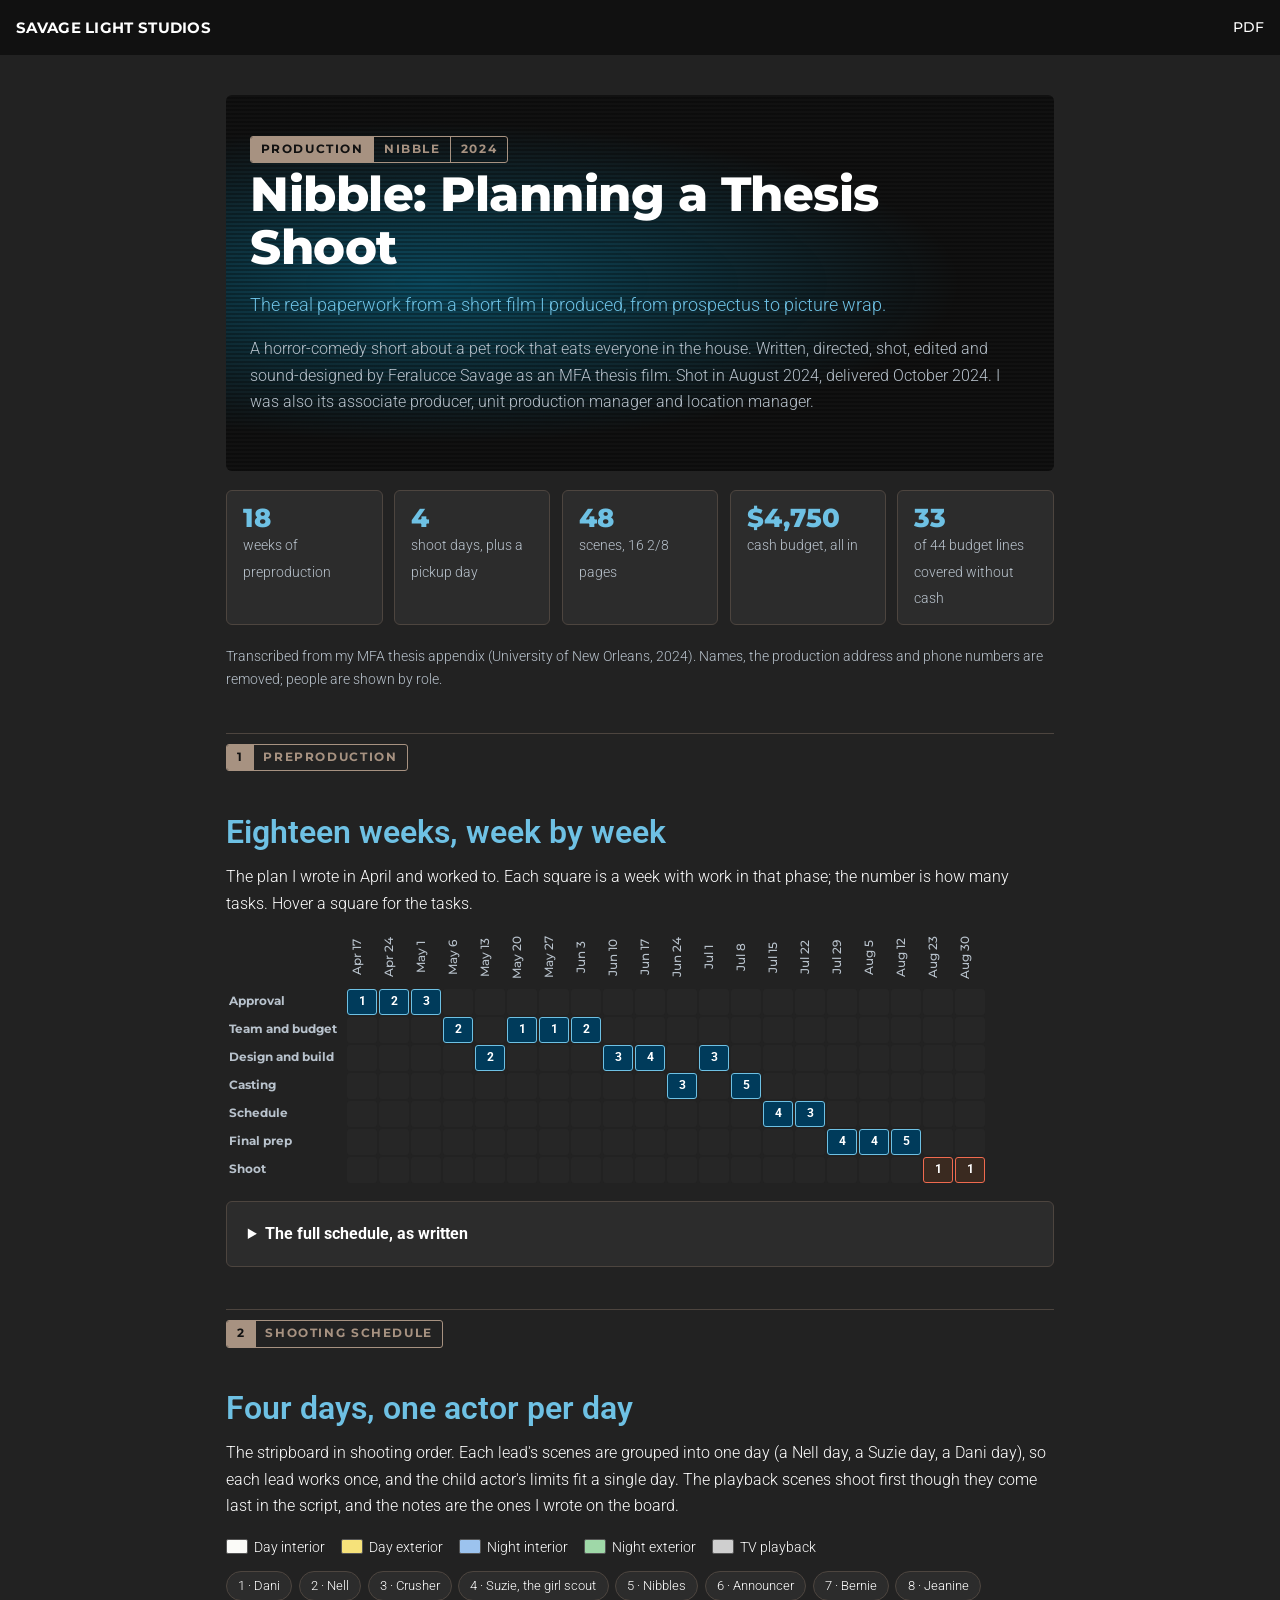
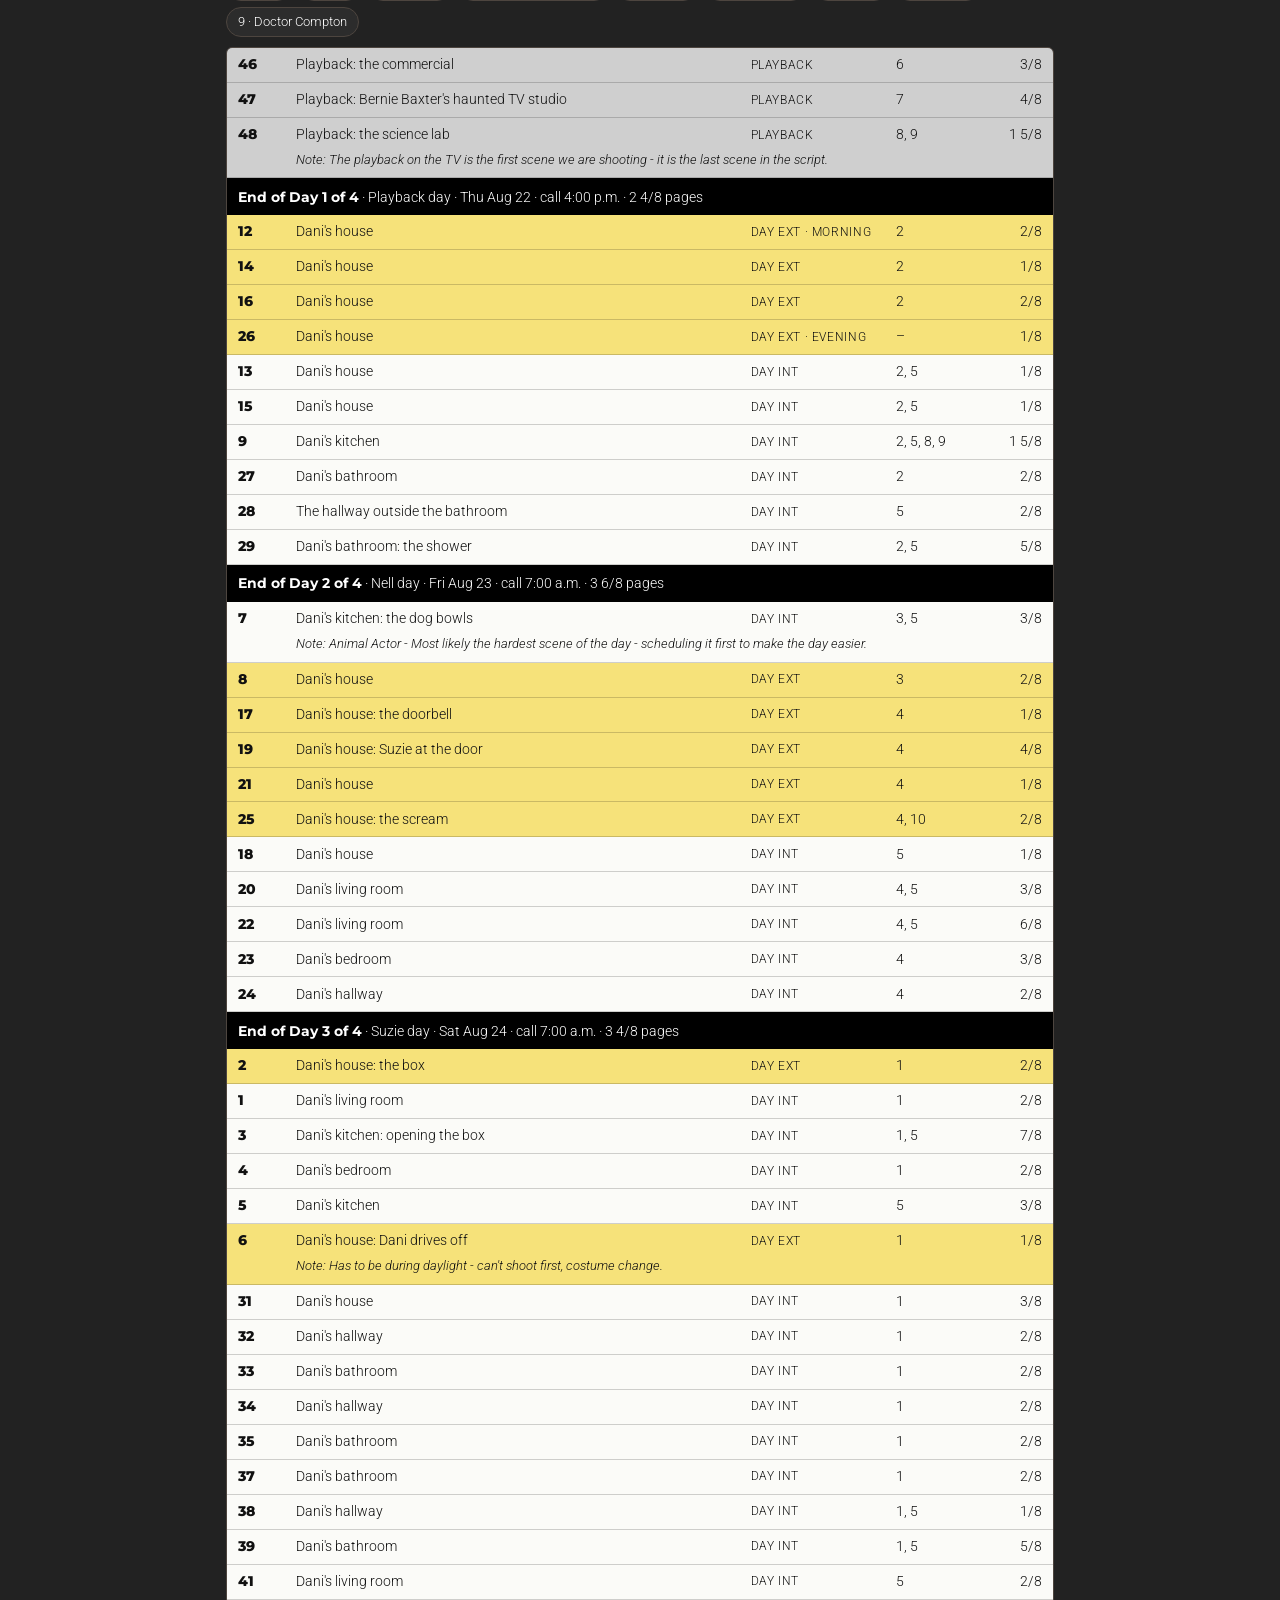
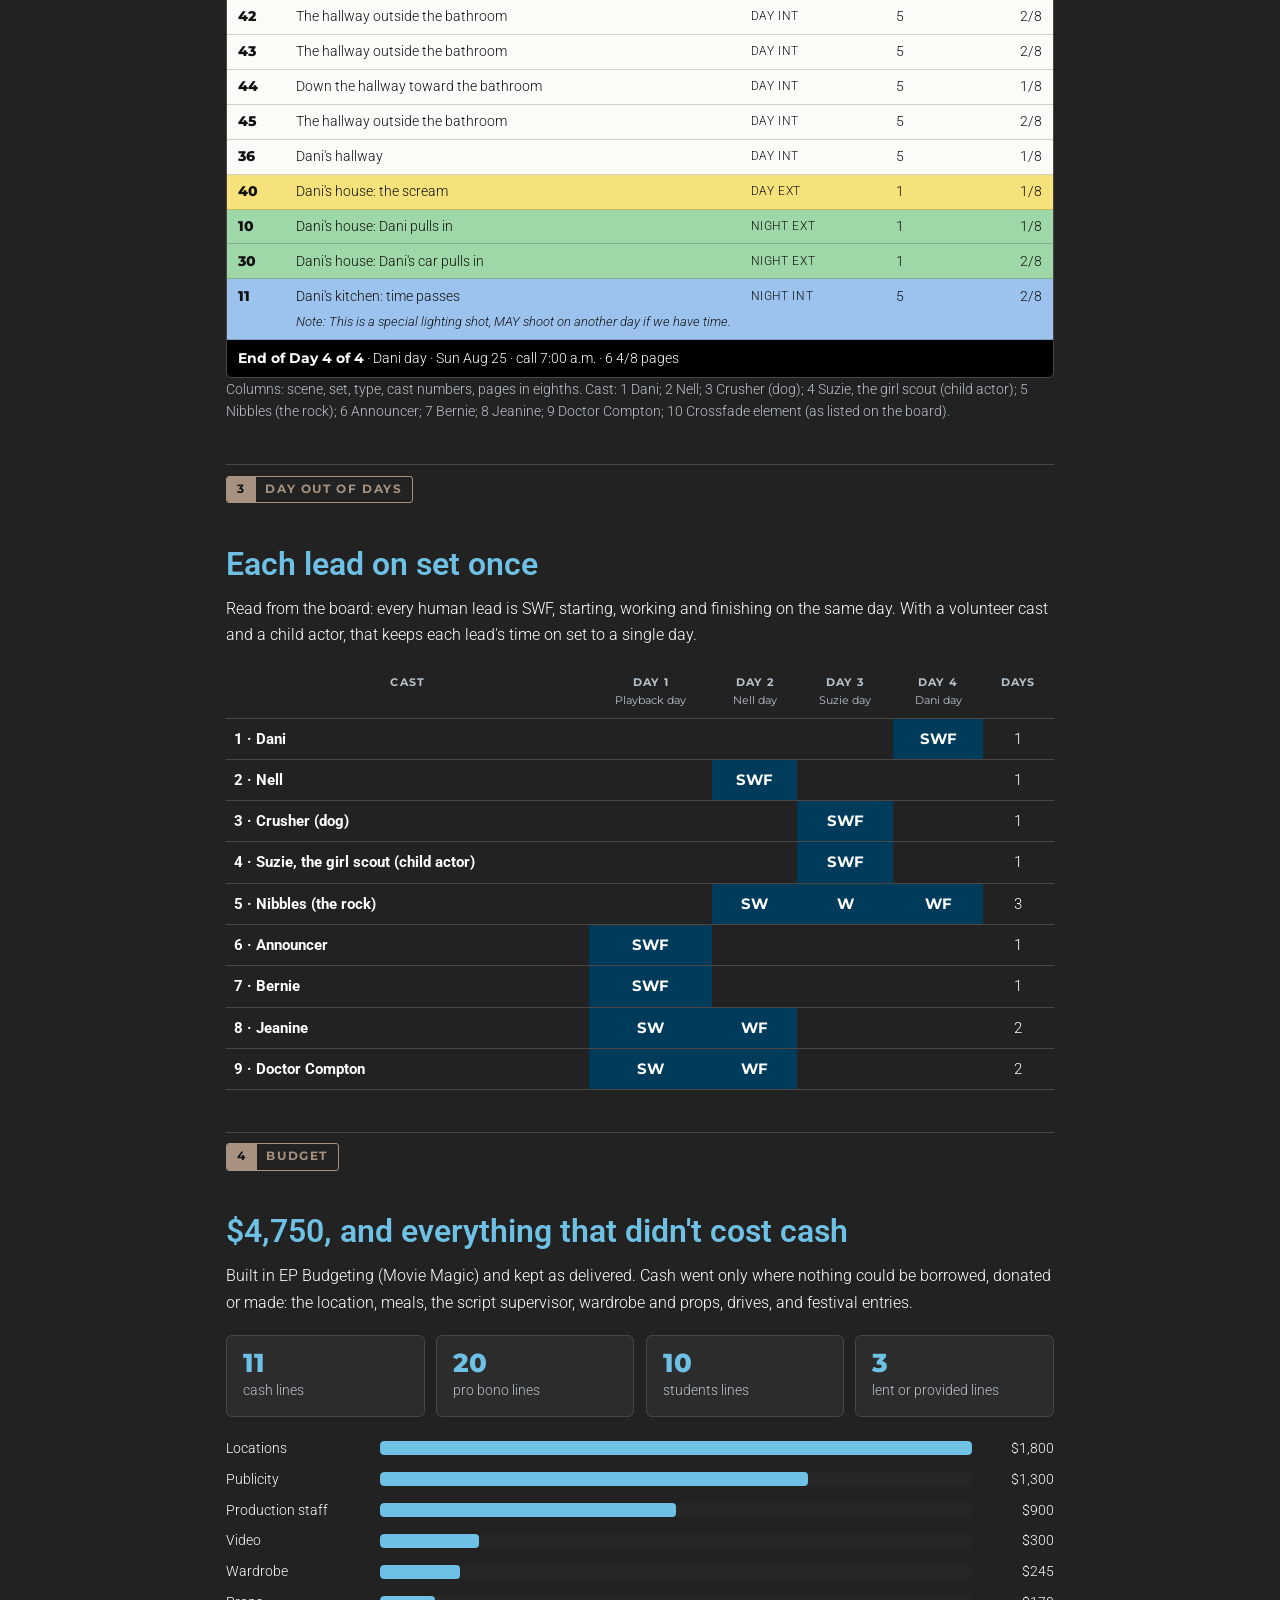
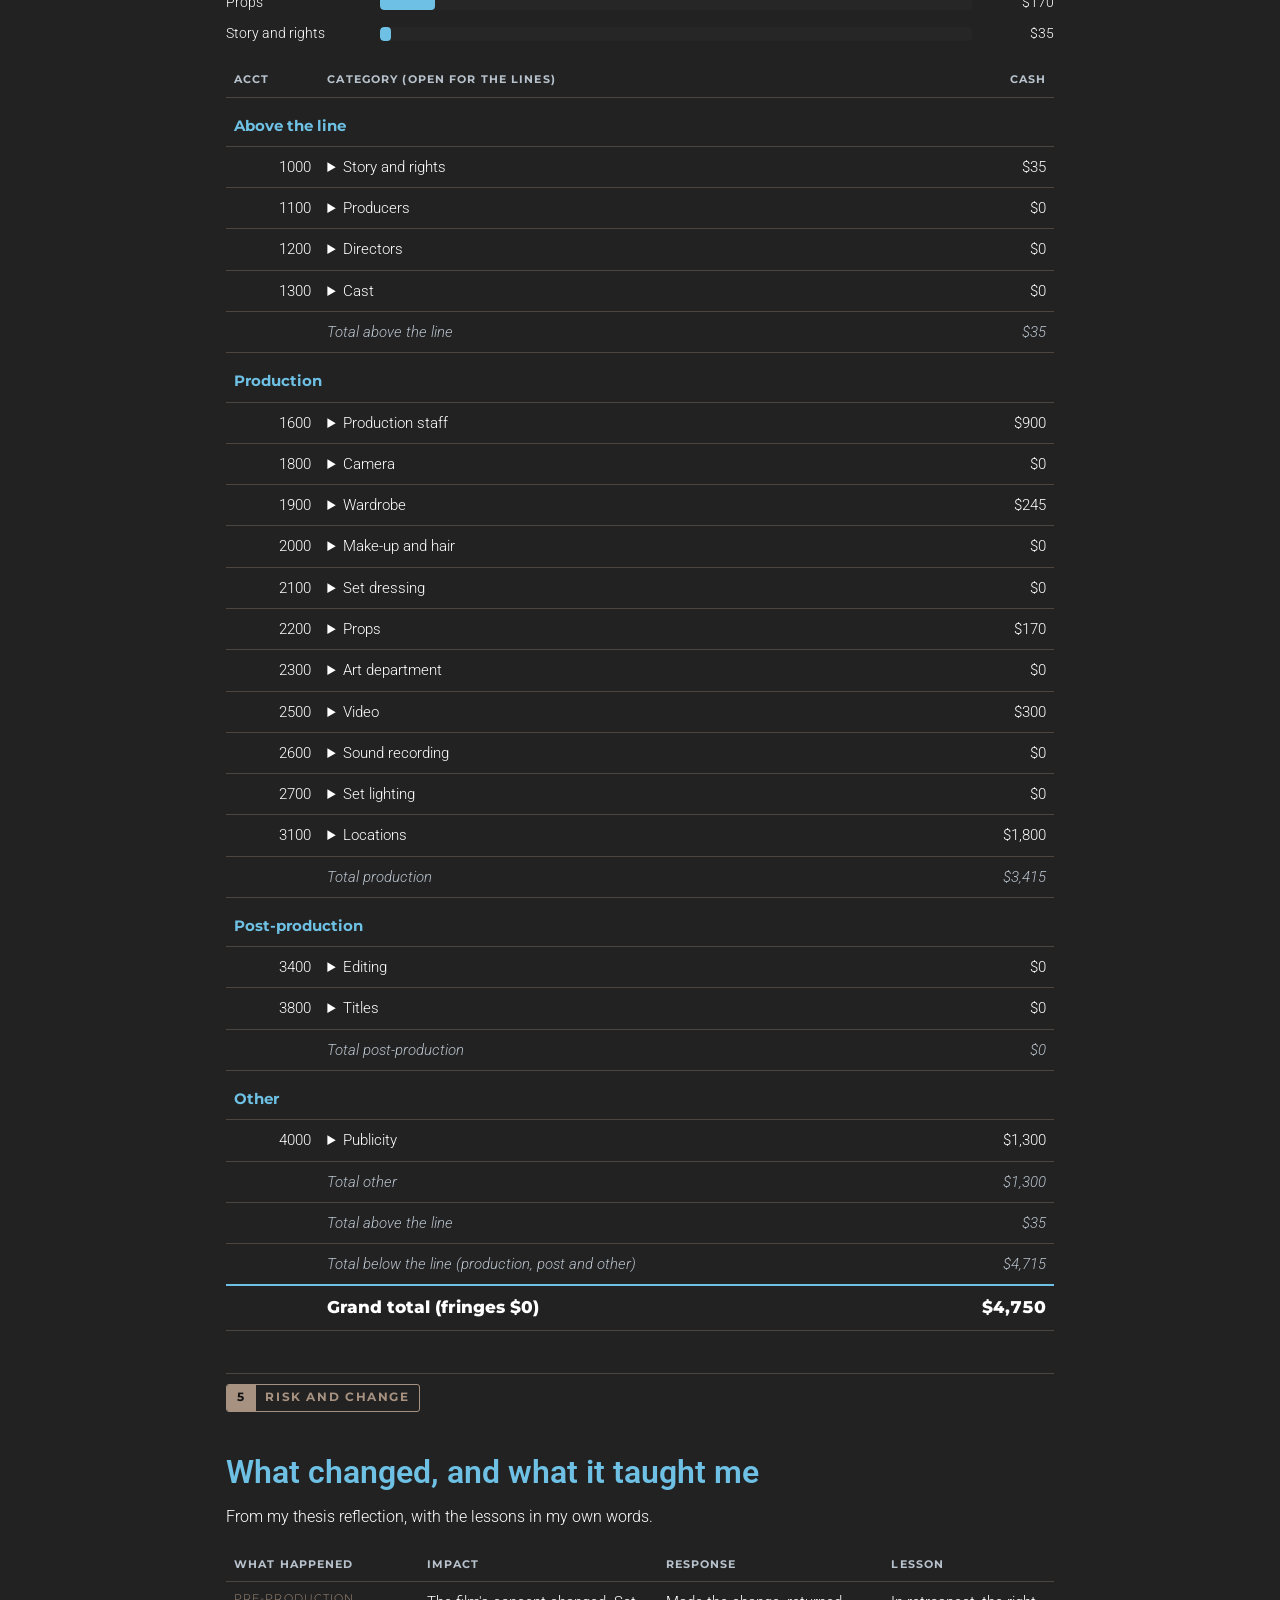
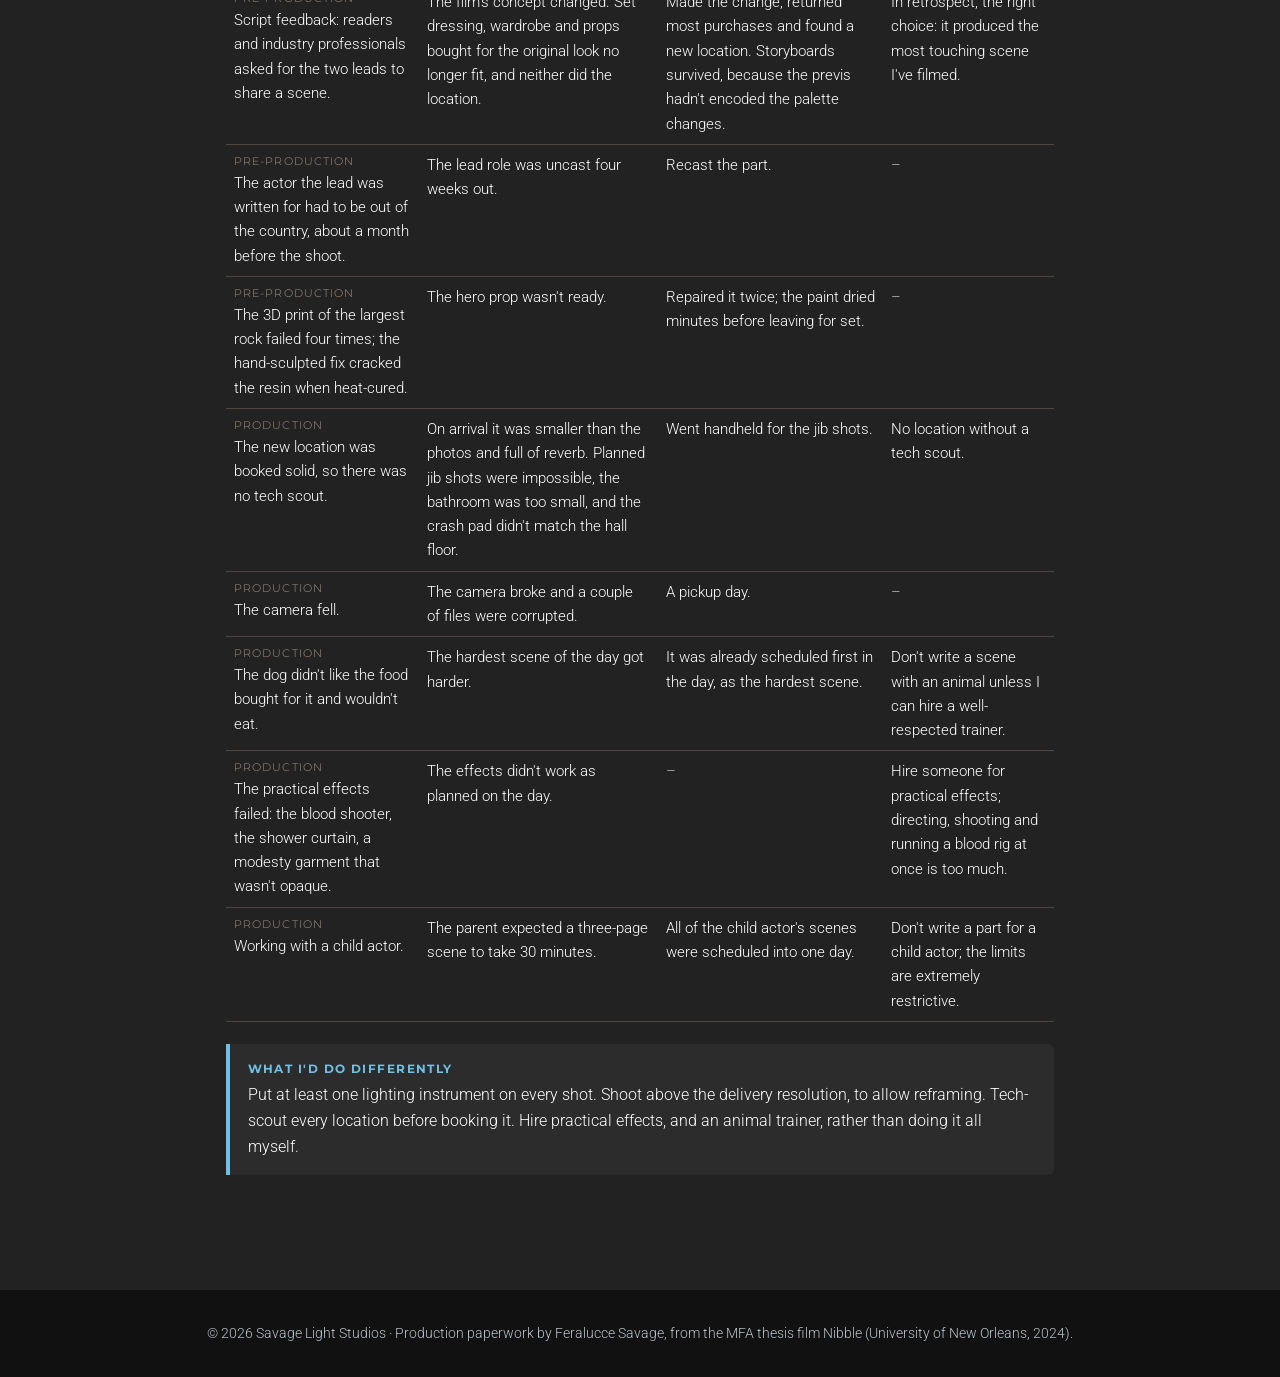
<file: film/nibble/index.html>
<!doctype html>
<html lang="en">
<head>
<meta charset="utf-8" />
<meta name="viewport" content="width=device-width, initial-scale=1" />
<title>Nibble: Planning a Thesis Shoot</title>
<meta name="description" content="The real production paperwork for Nibble, an MFA thesis short: a 18-week preproduction plan, a four-day stripboard, a $4,750 budget and a risk log." />
<link rel="stylesheet" href="../assets/sls.css" />
<style>
  [hidden] { display: none !important; }
  .js-only { display: none !important; } html.js .js-only { display: flex !important; }
  .tiles { display: grid; grid-template-columns: repeat(auto-fit, minmax(140px, 1fr)); gap: 0.7rem; margin: 1.2rem 0; }
  .tile { background: var(--sls-panel); border: 1px solid var(--sls-line); border-radius: var(--sls-radius); padding: 0.8rem 1rem; }
  .tile b { display: block; font-family: var(--sls-display); font-weight: 800; font-size: 1.6rem; color: var(--sls-cyan); line-height: 1.1; }
  .tile span { font-size: 0.85rem; color: var(--sls-dim); }
  section.part { border-top: 1px solid var(--sls-line); margin-top: 2.6rem; padding-top: 0.6rem; }
  .scroll { overflow-x: auto; }
  table.gantt { border-collapse: separate; border-spacing: 2px; font-size: 0.78rem; min-width: 760px; }
  .gantt th { font-family: var(--sls-display); font-weight: 700; color: var(--sls-dim); text-align: left; white-space: nowrap; padding-right: 0.5rem; }
  .gantt thead th span { display: inline-block; writing-mode: vertical-rl; transform: rotate(180deg); font-weight: 500; font-size: 0.72rem; }
  .gantt td.g { width: 30px; height: 26px; background: #262626; border-radius: 3px; text-align: center; }
  .gantt td.on { background: var(--sls-navy); border: 1px solid var(--sls-cyan); color: var(--sls-white); font-weight: 700; }
  .gantt tr:last-child td.on { background: #3a2a20; border-color: var(--sls-ember); }
  .preplist { columns: 2; column-gap: 2rem; font-size: 0.9rem; padding-left: 1rem; }
  .preplist > li { break-inside: avoid; margin-bottom: 0.6rem; }
  .preplist ul { padding-left: 1rem; color: var(--sls-dim); }
  .ph { font-family: var(--sls-display); font-size: 0.68rem; letter-spacing: 0.1em; text-transform: uppercase; color: var(--sls-tan); margin-left: 0.4rem; }
  @media (max-width: 640px) { .preplist { columns: 1; } }

  .legend { display: flex; flex-wrap: wrap; gap: 0.5rem 1rem; font-size: 0.85rem; margin: 0.8rem 0; }
  .legend i { display: inline-block; width: 1.4rem; height: 0.9rem; border-radius: 2px; vertical-align: -2px; margin-right: 0.35rem; border: 1px solid #555; }
  .board { border: 1px solid var(--sls-line); border-radius: var(--sls-radius); overflow: hidden; }
  .strip { display: grid; grid-template-columns: 3rem 1fr 8.5rem 5rem 3.5rem; gap: 0 0.6rem; align-items: center; color: #111;
            padding: 0.32rem 0.7rem; border-bottom: 1px solid rgba(0,0,0,0.18); font-size: 0.9rem; }
  .strip .sc { font-family: var(--sls-display); font-weight: 800; }
  .strip .kd { font-size: 0.78rem; text-transform: uppercase; letter-spacing: 0.05em; }
  .strip .pg { text-align: right; font-variant-numeric: tabular-nums; }
  .strip .note { grid-column: 2 / -1; font-size: 0.82rem; font-style: italic; padding: 0.15rem 0 0.1rem; }
  .di { background: #fbfbf8; } .de { background: #f6e27a; } .ni { background: #9cc3ee; } .ne { background: #9fd8a8; } .pb { background: #cfcfcf; }
  .eod { background: #000; color: #fff; padding: 0.45rem 0.7rem; font-size: 0.85rem; }
  .eod b { font-family: var(--sls-display); }
  .chips { display: flex; flex-wrap: wrap; gap: 0.4rem; margin: 0.6rem 0; }
  .chip { font: inherit; font-size: 0.82rem; background: var(--sls-panel); color: var(--sls-white); border: 1px solid var(--sls-line); border-radius: 999px; padding: 0.2rem 0.7rem; cursor: pointer; }
  .chip[aria-pressed="true"] { border-color: var(--sls-cyan); background: var(--sls-navy); }
  .board.filtering .strip:not(.hit) { opacity: 0.22; }
  @media (max-width: 640px) { .strip { grid-template-columns: 2.4rem 1fr 3rem; } .strip .kd, .strip .cast { display: none; } }

  table.t { width: 100%; border-collapse: collapse; font-size: 0.92rem; }
  .t th, .t td { text-align: left; padding: 0.5rem 0.5rem; border-bottom: 1px solid var(--sls-line); vertical-align: top; }
  .t thead th { font-family: var(--sls-display); font-size: 0.7rem; letter-spacing: 0.1em; text-transform: uppercase; color: var(--sls-dim); }
  .t .num { text-align: right; font-variant-numeric: tabular-nums; white-space: nowrap; }
  .t tr.grp th { font-family: var(--sls-display); color: var(--sls-cyan); padding-top: 1rem; }
  .t tr.sub td { color: var(--sls-dim); font-style: italic; }
  .t details summary { cursor: pointer; }
  .t details ul { margin: 0.4rem 0 0.2rem; padding-left: 1.1rem; color: var(--sls-dim); font-size: 0.86rem; }
  .how { font-size: 0.75rem; border: 1px solid var(--sls-line); border-radius: 999px; padding: 0 0.45rem; margin-left: 0.3rem; white-space: nowrap; }
  .how.cash { border-color: var(--sls-ember); color: var(--sls-ember); }
  .t tr.grand td { font-family: var(--sls-display); font-weight: 800; font-size: 1.05rem; border-top: 2px solid var(--sls-cyan); }
  .dood td, .dood th { text-align: center; } .dood th[scope=row] { text-align: left; }
  .dood td.w { background: var(--sls-navy); color: var(--sls-white); font-family: var(--sls-display); font-weight: 700; }
  .dood thead span { font-weight: 400; text-transform: none; letter-spacing: 0; }
  .bars { display: grid; gap: 0.45rem; margin: 1rem 0; }
  .bar { display: grid; grid-template-columns: 9rem 1fr 4.5rem; gap: 0.6rem; align-items: center; font-size: 0.9rem; }
  .bar .track { height: 14px; background: #262626; border-radius: 4px; overflow: hidden; }
  .bar .fill { display: block; height: 100%; background: var(--sls-cyan); border-radius: 4px; }
  .bar .v { text-align: right; font-variant-numeric: tabular-nums; }
  .phase { display: block; font-family: var(--sls-display); font-size: 0.68rem; letter-spacing: 0.1em; text-transform: uppercase; color: var(--sls-tan); }
  .dim { color: var(--sls-dim); }
  @media (max-width: 700px) { table.risk thead { display: none; } table.risk tr { display: block; border-bottom: 1px solid var(--sls-line); padding: 0.4rem 0; }
    table.risk td { display: block; border: 0; padding: 0.2rem 0; } }

  @media print {
    @page { size: letter; margin: 0.45in; }
    html { color-scheme: light; } html, body { background: #fff !important; color: #111; font-size: 9.5pt; }
    .sls-bar, .sls-hero .btn, .chips, .noprint { display: none !important; }
    .sls-foot { background: none; color: #555; padding: 0; margin-top: 0.2in; }
    main.sls { max-width: none; padding: 0; } .sls-hero { background: #fff; padding: 0; } .sls-hero::after { display: none; }
    h2, .lede, .tile b, .t tr.grp th { color: #003b5b !important; } .tile, .card { background: #f4f1ec; border-color: #d7d0c8; }
    .tile span, .dim, .gantt th, .t thead th, .t details ul, .preplist ul { color: #444 !important; }
    .gantt td.g { background: #eee; } .gantt td.on { background: #003b5b; }
    details > ul { display: block; } details summary { list-style: none; }
    section.part { break-before: page; border: 0; }
    .strip, .eod, .gantt td, .dood td.w, .bar .fill { -webkit-print-color-adjust: exact; print-color-adjust: exact; }
    .t th, .t td { border-bottom-color: #ccc; padding: 0.05in; }
    html.js .chips { display: none !important; }
    .scroll { overflow: visible; } table.gantt { min-width: 0; width: 100%; font-size: 7pt; } .gantt td.g { width: auto; height: 18px; }
    .callout { background: #f4f1ec !important; color: #111; } .callout b:first-child { color: #003b5b; }
    .bar .track { background: #e6e6e6; } .bar .fill { background: #2a8db8; }
    #prep { break-before: auto; } .callout, .t tr { break-inside: avoid; }
  }
</style>
</head>
<body>
<header class="sls-bar">
  <a class="sls-wordmark" href="../../">Savage Light Studios</a>
  <nav><a href="nibble-production-paperwork.pdf">PDF</a></nav>
</header>

<main class="sls">
  <section class="sls-hero">
    <span class="slate"><span>Production</span><span>Nibble</span><span>2024</span></span>
    <h1>Nibble: Planning a Thesis Shoot</h1>
    <p class="lede">The real paperwork from a short film I produced, from prospectus to picture wrap.</p>
    <p class="dim">A horror-comedy short about a pet rock that eats everyone in the house. Written, directed, shot, edited and sound-designed by Feralucce Savage as an MFA thesis film. Shot in August 2024, delivered October 2024. I was also its associate producer, unit production manager and location manager.</p>
  </section>

  <div class="tiles">
    <div class="tile"><b>18</b><span>weeks of preproduction</span></div>
    <div class="tile"><b>4</b><span>shoot days, plus a pickup day</span></div>
    <div class="tile"><b>48</b><span>scenes, 16 2/8 pages</span></div>
    <div class="tile"><b>$4,750</b><span>cash budget, all in</span></div>
    <div class="tile"><b>33</b><span>of 44 budget lines covered without cash</span></div>
  </div>
  <p class="dim" style="font-size:0.88rem">Transcribed from my MFA thesis appendix (University of New Orleans, 2024). Names, the production address and phone numbers are removed; people are shown by role.</p>

  <section class="part" id="prep">
    <span class="slate"><span>1</span><span>Preproduction</span></span>
    <h2>Eighteen weeks, week by week</h2>
    <p>The plan I wrote in April and worked to. Each square is a week with work in that phase; the number is how many tasks. Hover a square for the tasks.</p>
    <div class="scroll"><table class="gantt"><thead><tr><th></th><th scope='col'><span>Apr 17</span></th><th scope='col'><span>Apr 24</span></th><th scope='col'><span>May 1</span></th><th scope='col'><span>May 6</span></th><th scope='col'><span>May 13</span></th><th scope='col'><span>May 20</span></th><th scope='col'><span>May 27</span></th><th scope='col'><span>Jun 3</span></th><th scope='col'><span>Jun 10</span></th><th scope='col'><span>Jun 17</span></th><th scope='col'><span>Jun 24</span></th><th scope='col'><span>Jul 1</span></th><th scope='col'><span>Jul 8</span></th><th scope='col'><span>Jul 15</span></th><th scope='col'><span>Jul 22</span></th><th scope='col'><span>Jul 29</span></th><th scope='col'><span>Aug 5</span></th><th scope='col'><span>Aug 12</span></th><th scope='col'><span>Aug 23</span></th><th scope='col'><span>Aug 30</span></th></tr></thead><tbody><tr><th scope='row'>Approval</th><td class='g on' title='Submit prospectus to thesis committee'><span>1</span></td><td class='g on' title='Revise prospectus from committee feedback; Set up the project drive'><span>2</span></td><td class='g on' title='Confirm prospectus with graduate committee; Create lookbook; Share script with potential producers and department heads'><span>3</span></td><td class='g' title=''></td><td class='g' title=''></td><td class='g' title=''></td><td class='g' title=''></td><td class='g' title=''></td><td class='g' title=''></td><td class='g' title=''></td><td class='g' title=''></td><td class='g' title=''></td><td class='g' title=''></td><td class='g' title=''></td><td class='g' title=''></td><td class='g' title=''></td><td class='g' title=''></td><td class='g' title=''></td><td class='g' title=''></td><td class='g' title=''></td></tr><tr><th scope='row'>Team and budget</th><td class='g' title=''></td><td class='g' title=''></td><td class='g' title=''></td><td class='g on' title='Talk to potential composers; Meet the producer team and delegate tasks'><span>2</span></td><td class='g' title=''></td><td class='g on' title='First draft of the budget'><span>1</span></td><td class='g on' title='Finalise the budget'><span>1</span></td><td class='g on' title='Lock department heads; Begin making breakaway plates'><span>2</span></td><td class='g' title=''></td><td class='g' title=''></td><td class='g' title=''></td><td class='g' title=''></td><td class='g' title=''></td><td class='g' title=''></td><td class='g' title=''></td><td class='g' title=''></td><td class='g' title=''></td><td class='g' title=''></td><td class='g' title=''></td><td class='g' title=''></td></tr><tr><th scope='row'>Design and build</th><td class='g' title=''></td><td class='g' title=''></td><td class='g' title=''></td><td class='g' title=''></td><td class='g on' title='Research effects: blood for the shower scene, slime, waterproofing papier-mâché; Begin location search'><span>2</span></td><td class='g' title=''></td><td class='g' title=''></td><td class='g' title=''></td><td class='g on' title='Start wardrobe and costume design; Meet producer; Meet production designer'><span>3</span></td><td class='g on' title='Begin shot list and storyboards; Buy googly eyes for each size of the pet rock; Location scouting; Post the casting notice'><span>4</span></td><td class='g' title=''></td><td class='g on' title='Finalise production design; Finalise and 3D-scan the boulder build; Model the pet rock for 3D printing'><span>3</span></td><td class='g' title=''></td><td class='g' title=''></td><td class='g' title=''></td><td class='g' title=''></td><td class='g' title=''></td><td class='g' title=''></td><td class='g' title=''></td><td class='g' title=''></td></tr><tr><th scope='row'>Casting</th><td class='g' title=''></td><td class='g' title=''></td><td class='g' title=''></td><td class='g' title=''></td><td class='g' title=''></td><td class='g' title=''></td><td class='g' title=''></td><td class='g' title=''></td><td class='g' title=''></td><td class='g' title=''></td><td class='g on' title='Begin the boulder build; Finalise shot list and storyboards; Auditions'><span>3</span></td><td class='g' title=''></td><td class='g on' title='Callbacks; Print the pet rock in each size; Finalise prop, wardrobe and set dressing lists; Prepay the location; Department head meeting'><span>5</span></td><td class='g' title=''></td><td class='g' title=''></td><td class='g' title=''></td><td class='g' title=''></td><td class='g' title=''></td><td class='g' title=''></td><td class='g' title=''></td></tr><tr><th scope='row'>Schedule</th><td class='g' title=''></td><td class='g' title=''></td><td class='g' title=''></td><td class='g' title=''></td><td class='g' title=''></td><td class='g' title=''></td><td class='g' title=''></td><td class='g' title=''></td><td class='g' title=''></td><td class='g' title=''></td><td class='g' title=''></td><td class='g' title=''></td><td class='g' title=''></td><td class='g on' title='Final script pass; Review the casting shortlist; Shooting schedule with the 1st AD; Performance notes with the 2nd AD'><span>4</span></td><td class='g on' title='Lock actors and get sizes; Finalise the shooting schedule; Lock final crew'><span>3</span></td><td class='g' title=''></td><td class='g' title=''></td><td class='g' title=''></td><td class='g' title=''></td><td class='g' title=''></td></tr><tr><th scope='row'>Final prep</th><td class='g' title=''></td><td class='g' title=''></td><td class='g' title=''></td><td class='g' title=''></td><td class='g' title=''></td><td class='g' title=''></td><td class='g' title=''></td><td class='g' title=''></td><td class='g' title=''></td><td class='g' title=''></td><td class='g' title=''></td><td class='g' title=''></td><td class='g' title=''></td><td class='g' title=''></td><td class='g' title=''></td><td class='g on' title='Effects test: find the best blood for the shower scene; Buy breakaway plates, props and wardrobe; Gear build-out and shakedown; Production meeting'><span>4</span></td><td class='g on' title='Table read and rehearsal; Wardrobe fittings and ageing; Make-up test; Finalise catering'><span>4</span></td><td class='g on' title='Tech scout; Buy media storage; Final rehearsals; Send prep email with call times and plan; Final production meeting'><span>5</span></td><td class='g' title=''></td><td class='g' title=''></td></tr><tr><th scope='row'>Shoot</th><td class='g' title=''></td><td class='g' title=''></td><td class='g' title=''></td><td class='g' title=''></td><td class='g' title=''></td><td class='g' title=''></td><td class='g' title=''></td><td class='g' title=''></td><td class='g' title=''></td><td class='g' title=''></td><td class='g' title=''></td><td class='g' title=''></td><td class='g' title=''></td><td class='g' title=''></td><td class='g' title=''></td><td class='g' title=''></td><td class='g' title=''></td><td class='g' title=''></td><td class='g on' title='Shoot weekend 1: call sheet, set dressing, production, transcode, dailies, paperwork check'><span>1</span></td><td class='g on' title='Shoot weekend 2: call sheet, production, transcode, dailies, thank-you emails'><span>1</span></td></tr></tbody></table></div>
    <details class="card" style="margin-top:1rem"><summary><b>The full schedule, as written</b></summary><ol class="preplist" style="list-style:none;margin-top:0.8rem"><li><b>Apr 17</b> <span class='ph'>Approval</span><ul><li>Submit prospectus to thesis committee</li></ul></li><li><b>Apr 24</b> <span class='ph'>Approval</span><ul><li>Revise prospectus from committee feedback</li><li>Set up the project drive</li></ul></li><li><b>May 1</b> <span class='ph'>Approval</span><ul><li>Confirm prospectus with graduate committee</li><li>Create lookbook</li><li>Share script with potential producers and department heads</li></ul></li><li><b>May 6</b> <span class='ph'>Team and budget</span><ul><li>Talk to potential composers</li><li>Meet the producer team and delegate tasks</li></ul></li><li><b>May 13</b> <span class='ph'>Design and build</span><ul><li>Research effects: blood for the shower scene, slime, waterproofing papier-mâché</li><li>Begin location search</li></ul></li><li><b>May 20</b> <span class='ph'>Team and budget</span><ul><li>First draft of the budget</li></ul></li><li><b>May 27</b> <span class='ph'>Team and budget</span><ul><li>Finalise the budget</li></ul></li><li><b>Jun 3</b> <span class='ph'>Team and budget</span><ul><li>Lock department heads</li><li>Begin making breakaway plates</li></ul></li><li><b>Jun 10</b> <span class='ph'>Design and build</span><ul><li>Start wardrobe and costume design</li><li>Meet producer</li><li>Meet production designer</li></ul></li><li><b>Jun 17</b> <span class='ph'>Design and build</span><ul><li>Begin shot list and storyboards</li><li>Buy googly eyes for each size of the pet rock</li><li>Location scouting</li><li>Post the casting notice</li></ul></li><li><b>Jun 24</b> <span class='ph'>Casting</span><ul><li>Begin the boulder build</li><li>Finalise shot list and storyboards</li><li>Auditions</li></ul></li><li><b>Jul 1</b> <span class='ph'>Design and build</span><ul><li>Finalise production design</li><li>Finalise and 3D-scan the boulder build</li><li>Model the pet rock for 3D printing</li></ul></li><li><b>Jul 8</b> <span class='ph'>Casting</span><ul><li>Callbacks</li><li>Print the pet rock in each size</li><li>Finalise prop, wardrobe and set dressing lists</li><li>Prepay the location</li><li>Department head meeting</li></ul></li><li><b>Jul 15</b> <span class='ph'>Schedule</span><ul><li>Final script pass</li><li>Review the casting shortlist</li><li>Shooting schedule with the 1st AD</li><li>Performance notes with the 2nd AD</li></ul></li><li><b>Jul 22</b> <span class='ph'>Schedule</span><ul><li>Lock actors and get sizes</li><li>Finalise the shooting schedule</li><li>Lock final crew</li></ul></li><li><b>Jul 29</b> <span class='ph'>Final prep</span><ul><li>Effects test: find the best blood for the shower scene</li><li>Buy breakaway plates, props and wardrobe</li><li>Gear build-out and shakedown</li><li>Production meeting</li></ul></li><li><b>Aug 5</b> <span class='ph'>Final prep</span><ul><li>Table read and rehearsal</li><li>Wardrobe fittings and ageing</li><li>Make-up test</li><li>Finalise catering</li></ul></li><li><b>Aug 12</b> <span class='ph'>Final prep</span><ul><li>Tech scout</li><li>Buy media storage</li><li>Final rehearsals</li><li>Send prep email with call times and plan</li><li>Final production meeting</li></ul></li><li><b>Aug 23</b> <span class='ph'>Shoot</span><ul><li>Shoot weekend 1: call sheet, set dressing, production, transcode, dailies, paperwork check</li></ul></li><li><b>Aug 30</b> <span class='ph'>Shoot</span><ul><li>Shoot weekend 2: call sheet, production, transcode, dailies, thank-you emails</li></ul></li></ol></details>
  </section>

  <section class="part" id="board">
    <span class="slate"><span>2</span><span>Shooting schedule</span></span>
    <h2>Four days, one actor per day</h2>
    <p>The stripboard in shooting order. Each lead's scenes are grouped into one day (a Nell day, a Suzie day, a Dani day), so each lead works once, and the child actor's limits fit a single day. The playback scenes shoot first though they come last in the script, and the notes are the ones I wrote on the board.</p>
    <div class="legend"><span><i class="di"></i>Day interior</span><span><i class="de"></i>Day exterior</span><span><i class="ni"></i>Night interior</span><span><i class="ne"></i>Night exterior</span><span><i class="pb"></i>TV playback</span></div>
    <div class="chips noprint js-only" role="group" aria-label="Highlight a cast member"><button type='button' class='chip' data-c='1' aria-pressed='false'>1 · Dani</button><button type='button' class='chip' data-c='2' aria-pressed='false'>2 · Nell</button><button type='button' class='chip' data-c='3' aria-pressed='false'>3 · Crusher</button><button type='button' class='chip' data-c='4' aria-pressed='false'>4 · Suzie, the girl scout</button><button type='button' class='chip' data-c='5' aria-pressed='false'>5 · Nibbles</button><button type='button' class='chip' data-c='6' aria-pressed='false'>6 · Announcer</button><button type='button' class='chip' data-c='7' aria-pressed='false'>7 · Bernie</button><button type='button' class='chip' data-c='8' aria-pressed='false'>8 · Jeanine</button><button type='button' class='chip' data-c='9' aria-pressed='false'>9 · Doctor Compton</button></div>
    <div class="board" id="boardstrips"><div class='strip pb c6'><span class='sc'>46</span><span class='set'>Playback: the commercial</span><span class='kd'>Playback</span><span class='cast'>6</span><span class='pg'>3/8</span></div><div class='strip pb c7'><span class='sc'>47</span><span class='set'>Playback: Bernie Baxter&#x27;s haunted TV studio</span><span class='kd'>Playback</span><span class='cast'>7</span><span class='pg'>4/8</span></div><div class='strip pb c8 c9'><span class='sc'>48</span><span class='set'>Playback: the science lab</span><span class='kd'>Playback</span><span class='cast'>8, 9</span><span class='pg'>1 5/8</span><span class='note'>Note: The playback on the TV is the first scene we are shooting - it is the last scene in the script.</span></div><div class='eod'><b>End of Day 1 of 4</b> · Playback day · Thu Aug 22 · call 4:00 p.m. · 2 4/8 pages</div><div class='strip de c2'><span class='sc'>12</span><span class='set'>Dani&#x27;s house</span><span class='kd'>Day ext · morning</span><span class='cast'>2</span><span class='pg'>2/8</span></div><div class='strip de c2'><span class='sc'>14</span><span class='set'>Dani&#x27;s house</span><span class='kd'>Day ext</span><span class='cast'>2</span><span class='pg'>1/8</span></div><div class='strip de c2'><span class='sc'>16</span><span class='set'>Dani&#x27;s house</span><span class='kd'>Day ext</span><span class='cast'>2</span><span class='pg'>2/8</span></div><div class='strip de '><span class='sc'>26</span><span class='set'>Dani&#x27;s house</span><span class='kd'>Day ext · evening</span><span class='cast'>–</span><span class='pg'>1/8</span></div><div class='strip di c2 c5'><span class='sc'>13</span><span class='set'>Dani&#x27;s house</span><span class='kd'>Day int</span><span class='cast'>2, 5</span><span class='pg'>1/8</span></div><div class='strip di c2 c5'><span class='sc'>15</span><span class='set'>Dani&#x27;s house</span><span class='kd'>Day int</span><span class='cast'>2, 5</span><span class='pg'>1/8</span></div><div class='strip di c2 c5 c8 c9'><span class='sc'>9</span><span class='set'>Dani&#x27;s kitchen</span><span class='kd'>Day int</span><span class='cast'>2, 5, 8, 9</span><span class='pg'>1 5/8</span></div><div class='strip di c2'><span class='sc'>27</span><span class='set'>Dani&#x27;s bathroom</span><span class='kd'>Day int</span><span class='cast'>2</span><span class='pg'>2/8</span></div><div class='strip di c5'><span class='sc'>28</span><span class='set'>The hallway outside the bathroom</span><span class='kd'>Day int</span><span class='cast'>5</span><span class='pg'>2/8</span></div><div class='strip di c2 c5'><span class='sc'>29</span><span class='set'>Dani&#x27;s bathroom: the shower</span><span class='kd'>Day int</span><span class='cast'>2, 5</span><span class='pg'>5/8</span></div><div class='eod'><b>End of Day 2 of 4</b> · Nell day · Fri Aug 23 · call 7:00 a.m. · 3 6/8 pages</div><div class='strip di c3 c5'><span class='sc'>7</span><span class='set'>Dani&#x27;s kitchen: the dog bowls</span><span class='kd'>Day int</span><span class='cast'>3, 5</span><span class='pg'>3/8</span><span class='note'>Note: Animal Actor - Most likely the hardest scene of the day - scheduling it first to make the day easier.</span></div><div class='strip de c3'><span class='sc'>8</span><span class='set'>Dani&#x27;s house</span><span class='kd'>Day ext</span><span class='cast'>3</span><span class='pg'>2/8</span></div><div class='strip de c4'><span class='sc'>17</span><span class='set'>Dani&#x27;s house: the doorbell</span><span class='kd'>Day ext</span><span class='cast'>4</span><span class='pg'>1/8</span></div><div class='strip de c4'><span class='sc'>19</span><span class='set'>Dani&#x27;s house: Suzie at the door</span><span class='kd'>Day ext</span><span class='cast'>4</span><span class='pg'>4/8</span></div><div class='strip de c4'><span class='sc'>21</span><span class='set'>Dani&#x27;s house</span><span class='kd'>Day ext</span><span class='cast'>4</span><span class='pg'>1/8</span></div><div class='strip de c4 c10'><span class='sc'>25</span><span class='set'>Dani&#x27;s house: the scream</span><span class='kd'>Day ext</span><span class='cast'>4, 10</span><span class='pg'>2/8</span></div><div class='strip di c5'><span class='sc'>18</span><span class='set'>Dani&#x27;s house</span><span class='kd'>Day int</span><span class='cast'>5</span><span class='pg'>1/8</span></div><div class='strip di c4 c5'><span class='sc'>20</span><span class='set'>Dani&#x27;s living room</span><span class='kd'>Day int</span><span class='cast'>4, 5</span><span class='pg'>3/8</span></div><div class='strip di c4 c5'><span class='sc'>22</span><span class='set'>Dani&#x27;s living room</span><span class='kd'>Day int</span><span class='cast'>4, 5</span><span class='pg'>6/8</span></div><div class='strip di c4'><span class='sc'>23</span><span class='set'>Dani&#x27;s bedroom</span><span class='kd'>Day int</span><span class='cast'>4</span><span class='pg'>3/8</span></div><div class='strip di c4'><span class='sc'>24</span><span class='set'>Dani&#x27;s hallway</span><span class='kd'>Day int</span><span class='cast'>4</span><span class='pg'>2/8</span></div><div class='eod'><b>End of Day 3 of 4</b> · Suzie day · Sat Aug 24 · call 7:00 a.m. · 3 4/8 pages</div><div class='strip de c1'><span class='sc'>2</span><span class='set'>Dani&#x27;s house: the box</span><span class='kd'>Day ext</span><span class='cast'>1</span><span class='pg'>2/8</span></div><div class='strip di c1'><span class='sc'>1</span><span class='set'>Dani&#x27;s living room</span><span class='kd'>Day int</span><span class='cast'>1</span><span class='pg'>2/8</span></div><div class='strip di c1 c5'><span class='sc'>3</span><span class='set'>Dani&#x27;s kitchen: opening the box</span><span class='kd'>Day int</span><span class='cast'>1, 5</span><span class='pg'>7/8</span></div><div class='strip di c1'><span class='sc'>4</span><span class='set'>Dani&#x27;s bedroom</span><span class='kd'>Day int</span><span class='cast'>1</span><span class='pg'>2/8</span></div><div class='strip di c5'><span class='sc'>5</span><span class='set'>Dani&#x27;s kitchen</span><span class='kd'>Day int</span><span class='cast'>5</span><span class='pg'>3/8</span></div><div class='strip de c1'><span class='sc'>6</span><span class='set'>Dani&#x27;s house: Dani drives off</span><span class='kd'>Day ext</span><span class='cast'>1</span><span class='pg'>1/8</span><span class='note'>Note: Has to be during daylight - can&#x27;t shoot first, costume change.</span></div><div class='strip di c1'><span class='sc'>31</span><span class='set'>Dani&#x27;s house</span><span class='kd'>Day int</span><span class='cast'>1</span><span class='pg'>3/8</span></div><div class='strip di c1'><span class='sc'>32</span><span class='set'>Dani&#x27;s hallway</span><span class='kd'>Day int</span><span class='cast'>1</span><span class='pg'>2/8</span></div><div class='strip di c1'><span class='sc'>33</span><span class='set'>Dani&#x27;s bathroom</span><span class='kd'>Day int</span><span class='cast'>1</span><span class='pg'>2/8</span></div><div class='strip di c1'><span class='sc'>34</span><span class='set'>Dani&#x27;s hallway</span><span class='kd'>Day int</span><span class='cast'>1</span><span class='pg'>2/8</span></div><div class='strip di c1'><span class='sc'>35</span><span class='set'>Dani&#x27;s bathroom</span><span class='kd'>Day int</span><span class='cast'>1</span><span class='pg'>2/8</span></div><div class='strip di c1'><span class='sc'>37</span><span class='set'>Dani&#x27;s bathroom</span><span class='kd'>Day int</span><span class='cast'>1</span><span class='pg'>2/8</span></div><div class='strip di c1 c5'><span class='sc'>38</span><span class='set'>Dani&#x27;s hallway</span><span class='kd'>Day int</span><span class='cast'>1, 5</span><span class='pg'>1/8</span></div><div class='strip di c1 c5'><span class='sc'>39</span><span class='set'>Dani&#x27;s bathroom</span><span class='kd'>Day int</span><span class='cast'>1, 5</span><span class='pg'>5/8</span></div><div class='strip di c5'><span class='sc'>41</span><span class='set'>Dani&#x27;s living room</span><span class='kd'>Day int</span><span class='cast'>5</span><span class='pg'>2/8</span></div><div class='strip di c5'><span class='sc'>42</span><span class='set'>The hallway outside the bathroom</span><span class='kd'>Day int</span><span class='cast'>5</span><span class='pg'>2/8</span></div><div class='strip di c5'><span class='sc'>43</span><span class='set'>The hallway outside the bathroom</span><span class='kd'>Day int</span><span class='cast'>5</span><span class='pg'>2/8</span></div><div class='strip di c5'><span class='sc'>44</span><span class='set'>Down the hallway toward the bathroom</span><span class='kd'>Day int</span><span class='cast'>5</span><span class='pg'>1/8</span></div><div class='strip di c5'><span class='sc'>45</span><span class='set'>The hallway outside the bathroom</span><span class='kd'>Day int</span><span class='cast'>5</span><span class='pg'>2/8</span></div><div class='strip di c5'><span class='sc'>36</span><span class='set'>Dani&#x27;s hallway</span><span class='kd'>Day int</span><span class='cast'>5</span><span class='pg'>1/8</span></div><div class='strip de c1'><span class='sc'>40</span><span class='set'>Dani&#x27;s house: the scream</span><span class='kd'>Day ext</span><span class='cast'>1</span><span class='pg'>1/8</span></div><div class='strip ne c1'><span class='sc'>10</span><span class='set'>Dani&#x27;s house: Dani pulls in</span><span class='kd'>Night ext</span><span class='cast'>1</span><span class='pg'>1/8</span></div><div class='strip ne c1'><span class='sc'>30</span><span class='set'>Dani&#x27;s house: Dani&#x27;s car pulls in</span><span class='kd'>Night ext</span><span class='cast'>1</span><span class='pg'>2/8</span></div><div class='strip ni c5'><span class='sc'>11</span><span class='set'>Dani&#x27;s kitchen: time passes</span><span class='kd'>Night int</span><span class='cast'>5</span><span class='pg'>2/8</span><span class='note'>Note: This is a special lighting shot, MAY shoot on another day if we have time.</span></div><div class='eod'><b>End of Day 4 of 4</b> · Dani day · Sun Aug 25 · call 7:00 a.m. · 6 4/8 pages</div></div>
    <p class="dim" style="font-size:0.85rem">Columns: scene, set, type, cast numbers, pages in eighths. Cast: 1 Dani; 2 Nell; 3 Crusher (dog); 4 Suzie, the girl scout (child actor); 5 Nibbles (the rock); 6 Announcer; 7 Bernie; 8 Jeanine; 9 Doctor Compton; 10 Crossfade element (as listed on the board).</p>
  </section>

  <section class="part" id="dood">
    <span class="slate"><span>3</span><span>Day Out of Days</span></span>
    <h2>Each lead on set once</h2>
    <p>Read from the board: every human lead is SWF, starting, working and finishing on the same day. With a volunteer cast and a child actor, that keeps each lead's time on set to a single day.</p>
    <div class="scroll"><table class="t dood"><thead><tr><th scope="col">Cast</th><th scope='col'>Day 1<br><span>Playback day</span></th><th scope='col'>Day 2<br><span>Nell day</span></th><th scope='col'>Day 3<br><span>Suzie day</span></th><th scope='col'>Day 4<br><span>Dani day</span></th><th scope="col">Days</th></tr></thead><tbody><tr><th scope='row'>1 · Dani</th><td class=''></td><td class=''></td><td class=''></td><td class='w'>SWF</td><td>1</td></tr><tr><th scope='row'>2 · Nell</th><td class=''></td><td class='w'>SWF</td><td class=''></td><td class=''></td><td>1</td></tr><tr><th scope='row'>3 · Crusher (dog)</th><td class=''></td><td class=''></td><td class='w'>SWF</td><td class=''></td><td>1</td></tr><tr><th scope='row'>4 · Suzie, the girl scout (child actor)</th><td class=''></td><td class=''></td><td class='w'>SWF</td><td class=''></td><td>1</td></tr><tr><th scope='row'>5 · Nibbles (the rock)</th><td class=''></td><td class='w'>SW</td><td class='w'>W</td><td class='w'>WF</td><td>3</td></tr><tr><th scope='row'>6 · Announcer</th><td class='w'>SWF</td><td class=''></td><td class=''></td><td class=''></td><td>1</td></tr><tr><th scope='row'>7 · Bernie</th><td class='w'>SWF</td><td class=''></td><td class=''></td><td class=''></td><td>1</td></tr><tr><th scope='row'>8 · Jeanine</th><td class='w'>SW</td><td class='w'>WF</td><td class=''></td><td class=''></td><td>2</td></tr><tr><th scope='row'>9 · Doctor Compton</th><td class='w'>SW</td><td class='w'>WF</td><td class=''></td><td class=''></td><td>2</td></tr></tbody></table></div>
  </section>

  <section class="part" id="budget">
    <span class="slate"><span>4</span><span>Budget</span></span>
    <h2>$4,750, and everything that didn't cost cash</h2>
    <p>Built in EP Budgeting (Movie Magic) and kept as delivered. Cash went only where nothing could be borrowed, donated or made: the location, meals, the script supervisor, wardrobe and props, drives, and festival entries.</p>
    <div class="tiles"><div class='tile'><b>11</b><span>cash lines</span></div><div class='tile'><b>20</b><span>pro bono lines</span></div><div class='tile'><b>10</b><span>students lines</span></div><div class='tile'><b>3</b><span>lent or provided lines</span></div></div>
    <div class="bars" aria-label="Where the cash went"><div class='bar'><span class='lbl'>Locations</span><span class='track'><span class='fill' style='width:100.0%'></span></span><span class='v'>$1,800</span></div><div class='bar'><span class='lbl'>Publicity</span><span class='track'><span class='fill' style='width:72.2%'></span></span><span class='v'>$1,300</span></div><div class='bar'><span class='lbl'>Production staff</span><span class='track'><span class='fill' style='width:50.0%'></span></span><span class='v'>$900</span></div><div class='bar'><span class='lbl'>Video</span><span class='track'><span class='fill' style='width:16.7%'></span></span><span class='v'>$300</span></div><div class='bar'><span class='lbl'>Wardrobe</span><span class='track'><span class='fill' style='width:13.6%'></span></span><span class='v'>$245</span></div><div class='bar'><span class='lbl'>Props</span><span class='track'><span class='fill' style='width:9.4%'></span></span><span class='v'>$170</span></div><div class='bar'><span class='lbl'>Story and rights</span><span class='track'><span class='fill' style='width:1.9%'></span></span><span class='v'>$35</span></div></div>
    <div class="scroll"><table class="t"><thead><tr><th scope="col">Acct</th><th scope="col">Category (open for the lines)</th><th scope="col" class="num">Cash</th></tr></thead>
      <tbody><tr class='grp'><th colspan='3'>Above the line</th></tr><tr><td class='num'>1000</td><td><details><summary>Story and rights</summary><ul><li>Copyright registration · 1 flat at $35 <span class='how cash'>cash</span></li></ul></details></td><td class='num'>$35</td></tr><tr><td class='num'>1100</td><td><details><summary>Producers</summary><ul><li>Executive producer · 3 months <span class='how pro'>pro bono</span></li><li>Associate producer · 5 months <span class='how pro'>pro bono</span></li></ul></details></td><td class='num'>$0</td></tr><tr><td class='num'>1200</td><td><details><summary>Directors</summary><ul><li>Director · 6 days <span class='how pro'>pro bono</span></li></ul></details></td><td class='num'>$0</td></tr><tr><td class='num'>1300</td><td><details><summary>Cast</summary><ul><li>Principal players (3) <span class='how pro'>pro bono</span></li><li>Day player: the dog <span class='how pro'>pro bono</span></li></ul></details></td><td class='num'>$0</td></tr><tr class='sub'><td></td><td>Total above the line</td><td class='num'>$35</td></tr><tr class='grp'><th colspan='3'>Production</th></tr><tr><td class='num'>1600</td><td><details><summary>Production staff</summary><ul><li>Unit production manager · 5 months <span class='how pro'>pro bono</span></li><li>1st assistant directors (2) · 6 days <span class='how students'>film students</span></li><li>2nd assistant director · 6 days <span class='how students'>film student</span></li><li>Script supervisor · 6 days at $150 <span class='how cash'>cash</span></li><li>Location manager · 5 months <span class='how pro'>pro bono</span></li><li>Production assistants (2) · 6 days <span class='how students'>film students</span></li></ul></details></td><td class='num'>$900</td></tr><tr><td class='num'>1800</td><td><details><summary>Camera</summary><ul><li>Director of photography · 6 days <span class='how pro'>pro bono</span></li><li>1st assistant camera · 6 days <span class='how students'>film student</span></li><li>2nd assistant camera · 6 days <span class='how students'>film student</span></li><li>Still photographer · 6 days <span class='how pro'>pro bono</span></li></ul></details></td><td class='num'>$0</td></tr><tr><td class='num'>1900</td><td><details><summary>Wardrobe</summary><ul><li>Designer <span class='how pro'>pro bono</span></li><li>Girl scout costume · 1 purchase <span class='how cash'>cash $135</span></li><li>Fast-food uniform · 1 purchase <span class='how cash'>cash $100</span></li><li>Ratty robe · 1 purchase <span class='how cash'>cash $10</span></li></ul></details></td><td class='num'>$245</td></tr><tr><td class='num'>2000</td><td><details><summary>Make-up and hair</summary><ul><li>Key make-up artist · 6 days <span class='how pro'>pro bono</span></li></ul></details></td><td class='num'>$0</td></tr><tr><td class='num'>2100</td><td><details><summary>Set dressing</summary><ul><li>Set decorators (2) · 6 days <span class='how pro'>pro bono</span></li></ul></details></td><td class='num'>$0</td></tr><tr><td class='num'>2200</td><td><details><summary>Props</summary><ul><li>Propmaster · 3 months <span class='how pro'>pro bono</span></li><li>Animal handler <span class='how pro'>pro bono</span></li><li>The dog <span class='how pro'>pro bono</span></li><li>Picture vehicles (2) · 6 days <span class='how pro'>pro bono</span></li><li>Breakaway plates · 1 purchase <span class='how cash'>cash $130</span></li><li>Dog collar, name tag, dog bowl · 3 purchases <span class='how cash'>cash $40</span></li></ul></details></td><td class='num'>$170</td></tr><tr><td class='num'>2300</td><td><details><summary>Art department</summary><ul><li>Production assistants (2) · 6 days <span class='how students'>film students</span></li></ul></details></td><td class='num'>$0</td></tr><tr><td class='num'>2500</td><td><details><summary>Video</summary><ul><li>Video editing · 2 months <span class='how pro'>pro bono</span></li><li>Hard drives (2) · 2 at $150 <span class='how cash'>cash</span></li></ul></details></td><td class='num'>$300</td></tr><tr><td class='num'>2600</td><td><details><summary>Sound recording</summary><ul><li>Production mixer · 6 days <span class='how students'>student</span></li><li>Boom operator <span class='how students'>film student</span></li><li>Sound equipment · 6 days <span class='how lent'>provided by Savage Light Studios</span></li></ul></details></td><td class='num'>$0</td></tr><tr><td class='num'>2700</td><td><details><summary>Set lighting</summary><ul><li>Gaffer · 6 days <span class='how students'>film student</span></li><li>Best boy · 6 days <span class='how students'>film student</span></li></ul></details></td><td class='num'>$0</td></tr><tr><td class='num'>3100</td><td><details><summary>Locations</summary><ul><li>The house · 6 days at $200 <span class='how cash'>cash $1,200</span></li><li>Haunted TV studio <span class='how pro'>pro bono</span></li><li>Science lab <span class='how lent'>university location</span></li><li>Catered meals · 6 days, 20 people at $5 <span class='how cash'>cash $600</span></li><li>Catering staff · 6 days <span class='how pro'>pro bono</span></li></ul></details></td><td class='num'>$1,800</td></tr><tr class='sub'><td></td><td>Total production</td><td class='num'>$3,415</td></tr><tr class='grp'><th colspan='3'>Post-production</th></tr><tr><td class='num'>3400</td><td><details><summary>Editing</summary><ul><li>Editor · 2 months <span class='how pro'>pro bono</span></li></ul></details></td><td class='num'>$0</td></tr><tr><td class='num'>3800</td><td><details><summary>Titles</summary><ul><li>Titles <span class='how lent'>provided by Savage Light Studios</span></li></ul></details></td><td class='num'>$0</td></tr><tr class='sub'><td></td><td>Total post-production</td><td class='num'>$0</td></tr><tr class='grp'><th colspan='3'>Other</th></tr><tr><td class='num'>4000</td><td><details><summary>Publicity</summary><ul><li>Festival entry fees · 26 entries at $50 <span class='how cash'>cash</span></li></ul></details></td><td class='num'>$1,300</td></tr><tr class='sub'><td></td><td>Total other</td><td class='num'>$1,300</td></tr><tr class='sub'><td></td><td>Total above the line</td><td class='num'>$35</td></tr><tr class='sub'><td></td><td>Total below the line (production, post and other)</td><td class='num'>$4,715</td></tr><tr class='grand'><td></td><td>Grand total (fringes $0)</td><td class="num">$4,750</td></tr></tfoot></table></div>
  </section>

  <section class="part" id="risks">
    <span class="slate"><span>5</span><span>Risk and change</span></span>
    <h2>What changed, and what it taught me</h2>
    <p>From my thesis reflection, with the lessons in my own words.</p>
    <div class="scroll"><table class="t risk"><thead><tr><th scope="col">What happened</th><th scope="col">Impact</th><th scope="col">Response</th><th scope="col">Lesson</th></tr></thead><tbody><tr><td><span class='phase'>Pre-production</span>Script feedback: readers and industry professionals asked for the two leads to share a scene.</td><td>The film&#x27;s concept changed. Set dressing, wardrobe and props bought for the original look no longer fit, and neither did the location.</td><td>Made the change, returned most purchases and found a new location. Storyboards survived, because the previs hadn&#x27;t encoded the palette changes.</td><td>In retrospect, the right choice: it produced the most touching scene I&#x27;ve filmed.</td></tr><tr><td><span class='phase'>Pre-production</span>The actor the lead was written for had to be out of the country, about a month before the shoot.</td><td>The lead role was uncast four weeks out.</td><td>Recast the part.</td><td><span class=dim>–</span></td></tr><tr><td><span class='phase'>Pre-production</span>The 3D print of the largest rock failed four times; the hand-sculpted fix cracked the resin when heat-cured.</td><td>The hero prop wasn&#x27;t ready.</td><td>Repaired it twice; the paint dried minutes before leaving for set.</td><td><span class=dim>–</span></td></tr><tr><td><span class='phase'>Production</span>The new location was booked solid, so there was no tech scout.</td><td>On arrival it was smaller than the photos and full of reverb. Planned jib shots were impossible, the bathroom was too small, and the crash pad didn&#x27;t match the hall floor.</td><td>Went handheld for the jib shots.</td><td>No location without a tech scout.</td></tr><tr><td><span class='phase'>Production</span>The camera fell.</td><td>The camera broke and a couple of files were corrupted.</td><td>A pickup day.</td><td><span class=dim>–</span></td></tr><tr><td><span class='phase'>Production</span>The dog didn&#x27;t like the food bought for it and wouldn&#x27;t eat.</td><td>The hardest scene of the day got harder.</td><td>It was already scheduled first in the day, as the hardest scene.</td><td>Don&#x27;t write a scene with an animal unless I can hire a well-respected trainer.</td></tr><tr><td><span class='phase'>Production</span>The practical effects failed: the blood shooter, the shower curtain, a modesty garment that wasn&#x27;t opaque.</td><td>The effects didn&#x27;t work as planned on the day.</td><td><span class=dim>–</span></td><td>Hire someone for practical effects; directing, shooting and running a blood rig at once is too much.</td></tr><tr><td><span class='phase'>Production</span>Working with a child actor.</td><td>The parent expected a three-page scene to take 30 minutes.</td><td>All of the child actor&#x27;s scenes were scheduled into one day.</td><td>Don&#x27;t write a part for a child actor; the limits are extremely restrictive.</td></tr></tbody></table></div>
    <div class="callout" style="margin-top:1.4rem"><b>What I'd do differently</b>Put at least one lighting instrument on every shot. Shoot above the delivery resolution, to allow reframing. Tech-scout every location before booking it. Hire practical effects, and an animal trainer, rather than doing it all myself.</div>
  </section>
</main>

<footer class="sls-foot">© 2026 Savage Light Studios · Production paperwork by Feralucce Savage, from the MFA thesis film Nibble (University of New Orleans, 2024).</footer>
<script>
(function () {
  document.documentElement.classList.add("js");
  var board = document.getElementById("boardstrips");
  document.querySelectorAll(".chip").forEach(function (b) {
    b.addEventListener("click", function () {
      var on = b.getAttribute("aria-pressed") !== "true";
      document.querySelectorAll(".chip").forEach(function (x) { x.setAttribute("aria-pressed", "false"); });
      board.querySelectorAll(".strip").forEach(function (s) { s.classList.remove("hit"); });
      board.classList.toggle("filtering", on);
      if (on) {
        b.setAttribute("aria-pressed", "true");
        board.querySelectorAll(".strip.c" + b.dataset.c).forEach(function (s) { s.classList.add("hit"); });
      }
    });
  });
})();
</script>
</body>
</html>
</file>
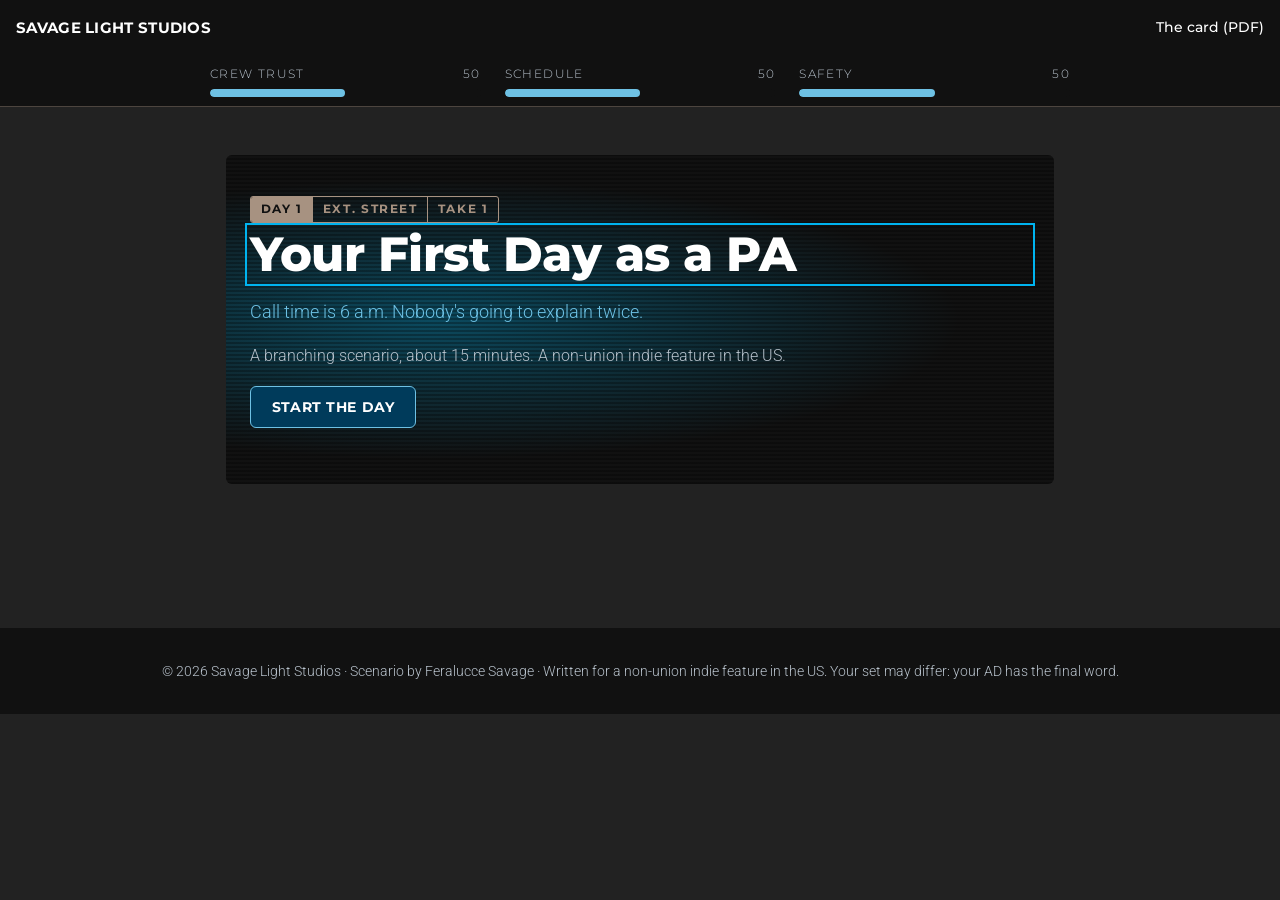
<file: film/pa-first-day/index.html>
<!doctype html>
<html lang="en">
<head>
<meta charset="utf-8" />
<meta name="viewport" content="width=device-width, initial-scale=1" />
<title>Your First Day as a PA</title>
<meta name="description" content="A branching scenario for a production assistant's first day on a film set: call time, the radio, the lockup, chain of command, safety and wrap." />
<link rel="stylesheet" href="../assets/sls.css" />
<link rel="stylesheet" href="../assets/scenario.css" />
</head>
<body>
<header class="sls-bar">
  <a class="sls-wordmark" href="../../">Savage Light Studios</a>
  <nav><a href="pa-first-day-card.pdf">The card (PDF)</a></nav>
</header>

<div class="meterbar" aria-label="Your meters">
  <div class="meters">
    <div class="meter"><label><span class="crew-label"><span class="crew">Crew </span>trust</span> <span class="v">50</span></label><div class="track"><div class="fill" style="width:50%"></div></div></div>
    <div class="meter"><label>Schedule <span class="v">50</span></label><div class="track"><div class="fill" style="width:50%"></div></div></div>
    <div class="meter"><label>Safety <span class="v">50</span></label><div class="track"><div class="fill" style="width:50%"></div></div></div>
  </div>
</div>
<p id="live" class="visually-hidden" aria-live="polite" style="position:absolute;left:-9999px"></p>

<main class="sls">
  <p class="nojs callout"><b>Reading without JavaScript</b>The scenario is shown as a script. Every choice is listed with what happens, the best answer is marked, and the meter changes are in brackets as crew trust, schedule, safety.</p>

  <!-- TITLE -->
  <section class="beat" id="title">
    <div class="sls-hero">
      <span class="slate"><span>Day 1</span><span>Ext. Street</span><span>Take 1</span></span>
      <h1>Your First Day as a PA</h1>
      <p class="lede">Call time is 6 a.m. Nobody's going to explain twice.</p>
      <p class="dim">A branching scenario, about 15 minutes. A non-union indie feature in the US.</p>
      <p class="js-only"><button class="btn" type="button" data-go="briefing">Start the day</button></p>
    </div>
  </section>

  <!-- BRIEFING -->
  <section class="beat" id="briefing">
    <span class="slate"><span>Briefing</span><span>Before call</span></span>
    <h2>How today works</h2>
    <div class="feature"><b>What you'll practise:</b> reading a call sheet, talking on the radio, holding a lockup, standing clear of the frame and the actors' eyelines, knowing who you work for, calling a safety hold, and wrapping out.</div>
    <p style="margin-top:1rem">You'll make the calls a new production assistant makes on a real shooting day. Three meters track how it's going:</p>
    <ul>
      <li><b>Crew trust:</b> would they work with you again?</li>
      <li><b>Schedule:</b> did you help the day run on time?</li>
      <li><b>Safety:</b> did everyone go home in one piece? Low safety decides your ending on its own.</li>
    </ul>
    <p>You can't get fired. Mistakes get corrected, like on a real set. There's a debrief at the end, and a card to keep.</p>
    <p class="js-only"><button class="btn" type="button" data-go="s1">Go to set</button></p>
  </section>

  <!-- SCENE 1 -->
  <section class="beat" id="s1" data-next="s1h" data-title="Call time">
    <span class="slate"><span>Scene 1</span><span>Call Time</span><span>5:40 a.m.</span></span>
    <h2>Call time</h2>
    <p class="scene-text">The call sheet came by email last night. You skimmed it.</p>
    <div class="callsheet" role="group" aria-label="Call sheet, Day 1">
      <h4>Call sheet · Day 1 of 18 · "Last Light"</h4>
      <table>
        <tr><td>General crew call</td><td>6:00 a.m.</td></tr>
        <tr class="mine"><td>Production assistants</td><td>5:30 a.m. · report to key PA (Marco)</td></tr>
        <tr><td>Basecamp</td><td>Lot on Elm Street at Main</td></tr>
        <tr><td>Crew parking</td><td>West side of the basecamp lot</td></tr>
        <tr><td>Set</td><td>Main Street at Third Avenue (2 blocks east)</td></tr>
        <tr><td>Nearest hospital</td><td>St. Agnes Hospital, 1200 Elm Street, 2.1 mi</td></tr>
        <tr><td>Weather</td><td>Clear, 54–71 °F, sunset 6:52 p.m.</td></tr>
        <tr><td>Scenes</td><td>12, 13 (ext. street, day) · 27 (picture car)</td></tr>
      </table>
    </div>
    <figure class="map"><svg xmlns="http://www.w3.org/2000/svg" viewBox="0 0 1000 760" role="img" aria-labelledby="basecamp-t basecamp-d" font-family="Montserrat, 'Segoe UI', sans-serif">
  <title id="basecamp-t">The basecamp map</title>
  <desc id="basecamp-d">Top-down map of basecamp, a lot on Elm Street two blocks from set. Crew parking is on the west side. In basecamp: the camera truck, the grip and electric truck, and the generator along the north edge, with a keep-clear zone round the generator; the hair and makeup trailer, wardrobe, and the production trailer in the middle row; the honeywagon and the catering tent in the south row. The sign-in table, where you start, is by the lot exit at the south-east corner. Your route to deliver sides runs from sign-in to the hair and makeup door. The walk to set leaves the lot and heads east along Main Street.</desc>
  <defs>
    <pattern id="basecamp-grid" width="20" height="20" patternUnits="userSpaceOnUse">
      <path d="M20 0H0V20" fill="none" stroke="#2f2f2f" stroke-width="1"/>
    </pattern>
    <pattern id="basecamp-hatch" width="10" height="10" patternUnits="userSpaceOnUse" patternTransform="rotate(45)">
      <line x1="0" y1="0" x2="0" y2="10" stroke="#3a342f" stroke-width="2"/>
    </pattern>
    <marker id="basecamp-arrow" viewBox="0 0 10 10" refX="8" refY="5" markerWidth="7" markerHeight="7" orient="auto-start-reverse">
      <path d="M0 0L10 5L0 10z" fill="#ffffff"/>
    </marker>
    <marker id="basecamp-arrowglow" viewBox="0 0 10 10" refX="8" refY="5" markerWidth="7" markerHeight="7" orient="auto-start-reverse">
      <path d="M0 0L10 5L0 10z" fill="#00b4f0"/>
    </marker>
    <clipPath id="basecamp-mapclip"><rect x="40" y="40" width="920" height="600"/></clipPath>
  </defs>

  <rect x="0" y="0" width="1000" height="760" fill="#111111"/>
  <rect x="40" y="40" width="920" height="600" fill="#1a1a1a"/>
  <rect x="40" y="40" width="920" height="600" fill="url(#basecamp-grid)"/>

  <g clip-path="url(#basecamp-mapclip)">
    <!-- Main Street along the south edge -->
    <path d="M40 500H960 M40 640H960" stroke="#a79281" stroke-width="2" opacity="0.7"/>
    <path d="M40 570H960" stroke="#6b6158" stroke-width="2" stroke-dasharray="18 14"/>
    <!-- lot boundary and the split between parking and basecamp -->
    <rect x="52" y="52" width="896" height="436" fill="none" stroke="#a79281" stroke-width="2" stroke-dasharray="3 5" opacity="0.8"/>
    <path d="M300 52V488" stroke="#a79281" stroke-width="2" opacity="0.6"/>

    <!-- crew parking stalls -->
    <g stroke="#4d453f" stroke-width="2">
      <path d="M60 110H150 M60 170H150 M60 230H150 M60 290H150 M60 350H150 M60 410H150"/>
      <path d="M200 110H290 M200 170H290 M200 230H290 M200 290H290 M200 350H290 M200 410H290"/>
    </g>
    <text x="175" y="460" text-anchor="middle" font-size="13" font-weight="700" letter-spacing="2" fill="#8a8178">CREW PARKING</text>

    <!-- generator keep-clear zone -->
    <rect x="852" y="62" width="90" height="98" fill="#f06a4f" fill-opacity="0.08" stroke="#f06a4f" stroke-width="2.5" stroke-dasharray="8 6"/>
    <text x="897" y="180" text-anchor="middle" font-size="11" font-weight="700" letter-spacing="1" fill="#f06a4f">KEEP CLEAR</text>

    <!-- vehicles and trailers -->
    <g fill="#222222" stroke="#a79281" stroke-width="2.5">
      <rect x="330" y="70" width="210" height="62" rx="4"/>
      <rect x="570" y="70" width="250" height="62" rx="4"/>
      <rect x="868" y="80" width="58" height="56" rx="4"/>
      <rect x="330" y="215" width="220" height="74" rx="6"/>
      <rect x="580" y="215" width="160" height="74" rx="6"/>
      <rect x="770" y="215" width="170" height="74" rx="6"/>
      <rect x="330" y="360" width="170" height="64" rx="6"/>
    </g>
    <!-- catering tent with tables -->
    <rect x="540" y="340" width="220" height="110" fill="url(#basecamp-hatch)" stroke="#a79281" stroke-width="2.5" stroke-dasharray="10 5"/>
    <g fill="none" stroke="#a79281" stroke-width="2">
      <rect x="560" y="400" width="60" height="22"/><rect x="680" y="400" width="60" height="22"/>
    </g>
    <!-- cab ends on the trucks -->
    <g fill="#a79281"><rect x="530" y="80" width="10" height="42"/><rect x="810" y="80" width="10" height="42"/></g>
    <!-- trailer doors -->
    <g stroke="#ffffff" stroke-width="3"><path d="M430 289H460 M650 289H675 M845 289H870"/></g>

    <g font-size="12" font-weight="700" letter-spacing="1.2" fill="#ffffff" text-anchor="middle">
      <text x="430" y="106">CAMERA TRUCK</text>
      <text x="690" y="106">GRIP &amp; ELECTRIC</text>
      <text x="897" y="113" font-size="10">GENNY</text>
      <text x="440" y="250" fill="#6ec1e4">HAIR &amp; MAKEUP</text>
      <text x="440" y="268" font-size="10" font-weight="500" fill="#b8c2cc">Jules is in here</text>
      <text x="660" y="257">WARDROBE</text>
      <text x="855" y="257">PRODUCTION</text>
      <text x="415" y="397">HONEYWAGON</text>
      <text x="650" y="380">CATERING</text>
    </g>

    <!-- sign-in table -->
    <rect x="800" y="420" width="100" height="26" fill="#2c2c2c" stroke="#a79281" stroke-width="2"/>
    <text x="850" y="438" text-anchor="middle" font-size="10" font-weight="700" letter-spacing="1" fill="#a79281">SIGN-IN</text>

    <!-- your route: sides to makeup -->
    <path d="M820 400 V330 H460 V300" fill="none" stroke="#00b4f0" stroke-width="3" stroke-dasharray="2 7" stroke-linecap="round" marker-end="url(#basecamp-arrowglow)"/>
    <text x="640" y="322" text-anchor="middle" font-size="11" fill="#00b4f0">Sides to makeup</text>

    <!-- walk to set -->
    <path d="M930 440 V530 H950" fill="none" stroke="#ffffff" stroke-width="2" stroke-dasharray="6 6" marker-end="url(#basecamp-arrow)"/>
    <text x="912" y="550" text-anchor="end" font-size="11" fill="#ffffff">To set: 2 blocks east</text>

    <!-- you -->
    <circle cx="820" cy="400" r="15" fill="#111111" stroke="#ffffff" stroke-width="2.5"/>
    <text x="820" y="405" text-anchor="middle" font-size="11" font-weight="800" fill="#ffffff">YOU</text>

    <!-- street names -->
    <g font-size="13" font-weight="700" letter-spacing="3" fill="#8a8178">
      <text x="420" y="610" text-anchor="middle">MAIN STREET</text>
    </g>
    <text x="60" y="545" font-size="11" fill="#b8c2cc">← Nearest hospital: St. Agnes, 2.1 mi (it's on the call sheet)</text>
  </g>

  <!-- compass -->
  <g transform="translate(925 700)" font-size="12" font-weight="700" fill="#b8c2cc" text-anchor="middle">
    <circle r="20" fill="#111111" stroke="#4d453f" stroke-width="2"/>
    <path d="M0 -14 L6 4 L0 0 L-6 4 Z" fill="#b8c2cc"/>
    <text y="-26">N</text>
  </g>

  <!-- scale bar: 20 px = 1 m -->
  <g transform="translate(40 672)" font-size="11" fill="#b8c2cc">
    <rect x="0" y="0" width="50" height="8" fill="#ffffff"/>
    <rect x="50" y="0" width="50" height="8" fill="#111111" stroke="#ffffff" stroke-width="1.5"/>
    <rect x="100" y="0" width="50" height="8" fill="#ffffff"/>
    <rect x="150" y="0" width="50" height="8" fill="#111111" stroke="#ffffff" stroke-width="1.5"/>
    <text x="0" y="-6">0</text><text x="100" y="-6" text-anchor="middle">5 m</text><text x="200" y="-6" text-anchor="middle">10 m</text>
    <text x="200" y="26" text-anchor="middle">≈ 33 ft</text>
  </g>

  <!-- key -->
  <g transform="translate(300 668)" font-size="12" fill="#b8c2cc">
    <path d="M0 4 H30" stroke="#00b4f0" stroke-width="3" stroke-dasharray="2 7" stroke-linecap="round"/><text x="38" y="8">Your route</text>
    <path d="M135 4 H165" stroke="#ffffff" stroke-width="2" stroke-dasharray="6 6"/><text x="173" y="8">Walk to set</text>
    <rect x="280" y="-4" width="30" height="16" fill="#f06a4f" fill-opacity="0.08" stroke="#f06a4f" stroke-width="2" stroke-dasharray="6 4"/><text x="318" y="8">Keep clear</text>
    <rect x="410" y="-4" width="30" height="16" rx="3" fill="#222222" stroke="#a79281" stroke-width="2"/><text x="448" y="8">Truck or trailer</text>
    <text x="0" y="40" font-size="11">Doors marked in white. Not to scale for people.</text>
  </g>
</svg>
<figcaption>Basecamp. You start at sign-in, by the lot exit.</figcaption></figure>
    <p class="scene-text">You pull up at 5:40. <em>Marco, the key PA,</em> is already setting out cones. He looks at his watch.</p>
    <div class="decision">
      <p class="prompt">What do you say?</p>
      <ol class="opts">
        <li class="opt" data-key="A" data-m="-10,0,0"><p class="say">"My call was 6:00, so I'm early."</p><p class="result">Marco: "General crew call is 6. PAs were 5:30. Read your line on the sheet."</p><span class="meta">(−10, 0, 0)</span></li>
        <li class="opt" data-key="B" data-m="5,0,0" data-best><p class="say">"Sorry, I misread my call. What do you need?" And you check your own line next time.</p><p class="result">Marco hands you a stack of sides. "Next time be here 15 early. Early is on time."</p><span class="meta">(+5, 0, 0)</span></li>
        <li class="opt" data-key="C" data-m="-5,0,0"><p class="say">"Sorry, traffic was bad."</p><p class="result">Marco: "Traffic's always bad."</p><span class="meta">(−5, 0, 0)</span></li>
      </ol>
      <div class="outcome" aria-live="polite"></div>
    </div>
    <div class="onset callout"><b>On set</b>PAs often have an earlier call than general crew call. Your call is on your line of the sheet. Early is on time; on time is late.</div>
    <div class="next-row"><button class="btn" type="button">Continue</button></div>
  </section>

  <section class="beat" id="s1h" data-next="s2" data-title="Nearest hospital">
    <span class="slate"><span>Scene 1</span><span>Call Time</span><span>5:45 a.m.</span></span>
    <h2>Quick check</h2>
    <p class="scene-text">Marco: "First thing I ask every new PA. Where's the nearest hospital?"</p>
    <div class="decision">
      <p class="prompt">Which line of the call sheet answers him?</p>
      <ol class="opts">
        <li class="opt" data-key="A" data-m="0,0,0"><p class="say">Basecamp: lot on Elm Street at Main</p><p class="result">That's where you're standing. Look further down the sheet.</p><span class="meta">(0, 0, 0)</span></li>
        <li class="opt" data-key="B" data-m="0,0,0" data-best><p class="say">St. Agnes Hospital, 1200 Elm Street, 2.1 mi</p><p class="result">Marco: "Good. Most people have to look."</p><span class="meta">(0, 0, 0)</span></li>
        <li class="opt" data-key="C" data-m="0,0,0"><p class="say">"I'd look it up on my phone."</p><p class="result">Marco: "In an emergency you won't have time. It's on the sheet."</p><span class="meta">(0, 0, 0)</span></li>
      </ol>
      <div class="outcome" aria-live="polite"></div>
    </div>
    <div class="onset callout"><b>On set</b>The nearest hospital is on every call sheet. Know it before you need it.</div>
    <div class="next-row"><button class="btn" type="button">Continue</button></div>
  </section>

  <!-- SCENE 2 -->
  <section class="beat" id="s2" data-next="s3a" data-title="The radio">
    <span class="slate"><span>Scene 2</span><span>The Radio</span><span>6:15 a.m.</span></span>
    <h2>The radio</h2>
    <p class="scene-text">Marco hands you a walkie and an earpiece. "Production's on channel 1. Don't talk on it unless you have to."</p>
    <div class="radio"><p><b>Dana:</b> Marco, Dana.</p></div>
    <p class="scene-text">Marco's guiding a truck back and doesn't answer. <em>Dana is the 2nd AD,</em> and your boss today. Ten seconds later:</p>
    <div class="radio"><p><b>Dana:</b> Anyone near basecamp?</p></div>
    <div class="decision">
      <p class="prompt">You're at basecamp. What do you say?</p>
      <ol class="opts">
        <li class="opt" data-key="A" data-m="10,5,0" data-best><p class="say">"Go for [your name], I'm at basecamp."</p><p class="result">Dana: "Need the sides for Jules in hair and makeup." You: "Copy." You take the route on the basecamp map.</p><span class="meta">(+10, +5, 0)</span></li>
        <li class="opt" data-key="B" data-m="0,-5,0"><p class="say">"Hi Dana, this is the new PA, I'm at basecamp right now, what do you need me to do?"</p><p class="result">Dana: "…Need sides in makeup. Keep it short on 1."</p><span class="meta">(0, −5, 0)</span></li>
        <li class="opt" data-key="C" data-m="-5,-5,0"><p class="say">Wait for Marco to answer.</p><p class="result">Dana, again: "Anyone?" Marco finally answers and gives you a look.</p><span class="meta">(−5, −5, 0)</span></li>
      </ol>
      <div class="outcome" aria-live="polite"></div>
    </div>
    <div class="onset callout"><b>On set</b>Answer with "go for" and your name. Confirm with "copy". Keep channel 1 short: if it takes more than a sentence, say "go to 2" and switch.</div>
    <details class="card" style="margin-top:1rem">
      <summary><b>Radio words</b></summary>
      <table class="debrief-table" style="margin-top:0.5rem">
        <tr><td><b>Go for [name]</b></td><td>How you answer when called</td></tr>
        <tr><td><b>Copy</b></td><td>I heard and understood</td></tr>
        <tr><td><b>Flying in</b></td><td>On my way</td></tr>
        <tr><td><b>Go to 2</b></td><td>Switch channels for a longer talk</td></tr>
        <tr><td><b>What's your 20?</b></td><td>Where are you?</td></tr>
        <tr><td><b>10-1</b></td><td>Bathroom break</td></tr>
      </table>
    </details>
    <div class="next-row"><button class="btn" type="button">Continue</button></div>
  </section>

  <!-- SCENE 3 -->
  <section class="beat" id="s3a" data-next="s3b" data-title="Where to stand">
    <span class="slate"><span>Scene 3</span><span>The Lockup</span><span>9:20 a.m.</span></span>
    <h2>The lockup: where do you stand?</h2>
    <p class="scene-text">Marco puts you on the corner of Main and Third. "Nobody walks into the shot while we're rolling. Find a spot where you can see anyone coming. I'll be back."</p>
    <p class="scene-text">They're lighting a shot of <em>Jules,</em> the lead. Jules plays the scene to the other actor, who stands just beside the lens.</p>
    <figure class="map"><svg xmlns="http://www.w3.org/2000/svg" viewBox="0 0 1000 760" role="img" aria-labelledby="lockup-t lockup-d" font-family="Montserrat, 'Segoe UI', sans-serif">
  <title id="lockup-t">The lockup map</title>
  <desc id="lockup-d">Top-down map of the block. The camera sits on the north sidewalk near the corner of Main Street and Third Avenue, pointing east at Jules. Its frame widens east down the block. Jules looks back toward the lens, so the space beside the camera is in their eyeline. Pedestrians arrive down Third Avenue to the corner. Spot A is at the corner, behind the camera and out of frame. Spot B is beside the camera, in Jules's eyeline. Spot C is down the block, inside the frame.</desc>
  <defs>
    <pattern id="lockup-grid" width="20" height="20" patternUnits="userSpaceOnUse">
      <path d="M20 0H0V20" fill="none" stroke="#2f2f2f" stroke-width="1"/>
    </pattern>
    <pattern id="lockup-hatch" width="10" height="10" patternUnits="userSpaceOnUse" patternTransform="rotate(45)">
      <line x1="0" y1="0" x2="0" y2="10" stroke="#3a342f" stroke-width="2"/>
    </pattern>
    <marker id="lockup-arrow" viewBox="0 0 10 10" refX="8" refY="5" markerWidth="7" markerHeight="7" orient="auto-start-reverse">
      <path d="M0 0L10 5L0 10z" fill="#ffffff"/>
    </marker>
    <clipPath id="lockup-mapclip"><rect x="40" y="40" width="920" height="600"/></clipPath>
  </defs>

  <!-- frame -->
  <rect x="0" y="0" width="1000" height="760" fill="#111111"/>
  <rect x="40" y="40" width="920" height="600" fill="#1a1a1a"/>
  <rect x="40" y="40" width="920" height="600" fill="url(#lockup-grid)"/>

  <g clip-path="url(#lockup-mapclip)">
    <!-- buildings (north and south blocks, west corner lots) -->
    <g fill="url(#lockup-hatch)" stroke="#a79281" stroke-width="3">
      <rect x="40" y="40" width="160" height="170"/>
      <rect x="320" y="40" width="250" height="170"/>
      <rect x="570" y="40" width="200" height="170"/>
      <rect x="770" y="40" width="190" height="170"/>
      <rect x="40" y="500" width="160" height="140"/>
      <rect x="320" y="500" width="640" height="140"/>
    </g>
    <!-- kerbs -->
    <g stroke="#a79281" stroke-width="2" fill="none" opacity="0.7">
      <path d="M200 270H40 M320 270H960 M200 440H40 M320 440H960"/>
      <path d="M200 40V270 M320 40V270 M200 440V640 M320 440V640"/>
    </g>
    <!-- lane lines -->
    <g stroke="#6b6158" stroke-width="2" stroke-dasharray="18 14">
      <path d="M40 355H200 M320 355H960"/>
      <path d="M260 40V270 M260 440V640"/>
    </g>

    <!-- frame cone -->
    <path class="frame-cone" d="M430 238 L1000 52 L1000 424 Z" fill="#6ec1e4" fill-opacity="0.10" stroke="#6ec1e4" stroke-width="2.5" stroke-dasharray="10 7"/>

    <!-- eyeline wedge: Jules looks just past the lens -->
    <path class="eyeline-wedge" d="M700 236 L405 205 L405 268 Z" fill="#00b4f0" fill-opacity="0.12"/>
    <line x1="700" y1="236" x2="455" y2="252" stroke="#00b4f0" stroke-width="2.5" stroke-dasharray="2 6" stroke-linecap="round"/>

    <!-- pedestrian route -->
    <path d="M232 60 V200 Q232 236 262 236 H274" fill="none" stroke="#ffffff" stroke-width="2" stroke-dasharray="6 6" marker-end="url(#lockup-arrow)"/>

    <!-- lighting stand near Jules -->
    <g stroke="#a79281" stroke-width="2" fill="none">
      <circle cx="745" cy="222" r="5"/><path d="M745 222 l-12 -10 M745 222 l14 -6 M745 222 l0 14"/>
    </g>

    <!-- video village tent, south sidewalk -->
    <rect x="600" y="452" width="120" height="44" fill="#222222" stroke="#a79281" stroke-width="2"/>
    <text x="660" y="479" text-anchor="middle" font-size="11" font-weight="700" letter-spacing="1.5" fill="#a79281">VIDEO VILLAGE</text>

    <!-- camera -->
    <g transform="translate(418 238)">
      <rect x="-16" y="-11" width="26" height="22" rx="3" fill="#2c2c2c" stroke="#6ec1e4" stroke-width="2.5"/>
      <path d="M10 -7 L22 -12 L22 12 L10 7 Z" fill="#6ec1e4"/>
    </g>
    <text x="398" y="292" text-anchor="middle" font-size="12" font-weight="700" letter-spacing="1.5" fill="#6ec1e4">CAMERA</text>

    <!-- off-camera actor beside the lens -->
    <circle cx="455" cy="254" r="9" fill="#222222" stroke="#d3e0ff" stroke-width="2"/>
    <path d="M450 263 L424 300" stroke="#d3e0ff" stroke-width="1" opacity="0.6"/><text x="398" y="314" text-anchor="middle" font-size="11" fill="#d3e0ff">OFF-CAMERA ACTOR</text>

    <!-- Jules -->
    <circle cx="704" cy="236" r="11" fill="#d3e0ff"/>
    <text x="704" y="196" text-anchor="middle" font-size="13" font-weight="700" letter-spacing="1" fill="#ffffff">JULES</text>
    <text x="704" y="263" text-anchor="middle" font-size="10" fill="#b8c2cc">on their mark</text>

    <!-- choice spots -->
    <g font-size="17" font-weight="800" text-anchor="middle">
      <g class="spot" data-key="A"><circle cx="300" cy="236" r="26" fill="transparent"/><circle cx="300" cy="236" r="16" fill="#111111" stroke="#ffffff" stroke-width="2.5"/><text x="300" y="242" fill="#ffffff">A</text></g>
      <g class="spot" data-key="B"><circle cx="440" cy="214" r="26" fill="transparent"/><circle cx="440" cy="214" r="16" fill="#111111" stroke="#ffffff" stroke-width="2.5"/><text x="440" y="220" fill="#ffffff">B</text></g>
      <g class="spot" data-key="C"><circle cx="860" cy="240" r="26" fill="transparent"/><circle cx="860" cy="240" r="16" fill="#111111" stroke="#ffffff" stroke-width="2.5"/><text x="860" y="246" fill="#ffffff">C</text></g>
    </g>

    <!-- street names -->
    <g font-size="13" font-weight="700" letter-spacing="3" fill="#8a8178">
      <text x="640" y="400" text-anchor="middle">MAIN STREET</text>
      <text x="0" y="0" transform="translate(286 600) rotate(-90)">THIRD AVENUE</text>
    </g>
    <text x="940" y="300" text-anchor="end" font-size="11" fill="#b8c2cc">PA 2 holds the far end →</text>
  </g>

  <!-- compass -->
  <g transform="translate(925 700)" font-size="12" font-weight="700" fill="#b8c2cc" text-anchor="middle">
    <circle r="20" fill="#111111" stroke="#4d453f" stroke-width="2"/>
    <path d="M0 -14 L6 4 L0 0 L-6 4 Z" fill="#b8c2cc"/>
    <text y="-26">N</text>
  </g>

  <!-- scale bar: 20 px = 1 m -->
  <g transform="translate(40 672)" font-size="11" fill="#b8c2cc">
    <rect x="0" y="0" width="50" height="8" fill="#ffffff"/>
    <rect x="50" y="0" width="50" height="8" fill="#111111" stroke="#ffffff" stroke-width="1.5"/>
    <rect x="100" y="0" width="50" height="8" fill="#ffffff"/>
    <rect x="150" y="0" width="50" height="8" fill="#111111" stroke="#ffffff" stroke-width="1.5"/>
    <text x="0" y="-6">0</text><text x="100" y="-6" text-anchor="middle">5 m</text><text x="200" y="-6" text-anchor="middle">10 m</text>
    <text x="200" y="26" text-anchor="middle">≈ 33 ft</text>
  </g>

  <!-- key -->
  <g transform="translate(330 668)" font-size="12" fill="#b8c2cc">
    <path d="M0 4 H30" stroke="#6ec1e4" stroke-width="2.5" stroke-dasharray="10 7"/><text x="38" y="8">Camera frame</text>
    <path d="M150 4 H180" stroke="#00b4f0" stroke-width="2.5" stroke-dasharray="2 6" stroke-linecap="round"/><text x="188" y="8">Eyeline</text>
    <path d="M270 4 H300" stroke="#ffffff" stroke-width="2" stroke-dasharray="6 6"/><text x="308" y="8">Pedestrians</text>
    <circle cx="420" cy="4" r="9" fill="#111111" stroke="#ffffff" stroke-width="2"/><text x="420" y="8" text-anchor="middle" font-size="10" font-weight="800" fill="#ffffff">A</text><text x="436" y="8">Where you could stand</text>
    <text x="0" y="40" font-size="11">Not to scale for people. Buildings hatched.</text>
  </g>
</svg>
<figcaption>Tap A, B or C on the map, or use the buttons below.</figcaption></figure>
    <div class="decision">
      <p class="prompt">Where do you stand?</p>
      <ol class="opts">
        <li class="opt" data-key="A" data-m="5,5,0" data-best><p class="say">At the corner, behind the camera's side, with a clear view up the avenue</p><p class="result">Marco, passing: "Good spot."</p><span class="meta">(+5, +5, 0)</span></li>
        <li class="opt" data-key="B" data-m="-10,-5,0" data-lit="eyeline"><p class="say">Beside the camera, so you can hear the AD</p><p class="result">Jules stops mid-line. Dana: "Whoever's by camera, you're in Jules's eyeline. Clear it, please." The eyeline is lit on the map.</p><span class="meta">(−10, −5, 0)</span></li>
        <li class="opt" data-key="C" data-m="-5,-10,0" data-lit="frame"><p class="say">Halfway down the block, closer to where people come from</p><p class="result">The camera operator: "There's someone in the back of frame." You're the someone. The frame is lit on the map.</p><span class="meta">(−5, −10, 0)</span></li>
      </ol>
      <div class="outcome" aria-live="polite"></div>
    </div>
    <div class="onset callout"><b>On set</b>An actor's eyeline is where they look during the shot, usually at the other actor beside the lens. Never stand in it, and don't watch an actor during a take. If you can see the lens, it may see you. When in doubt, ask "Am I clear?"</div>
    <div class="next-row"><button class="btn" type="button">Continue</button></div>
  </section>

  <section class="beat" id="s3b" data-next="s4" data-title="The neighbour">
    <span class="slate"><span>Scene 3</span><span>The Lockup</span><span>9:30 a.m.</span></span>
    <h2>The lockup: the neighbour</h2>
    <p class="scene-text">You're at the corner, out of frame and out of the eyeline.</p>
    <div class="radio"><p><b>Dana:</b> Lock it up… Rolling!</p></div>
    <p class="scene-text">A neighbour with grocery bags comes down the avenue to your corner. "I live right there. I just need to get through."</p>
    <div class="decision">
      <p class="prompt">What do you do?</p>
      <ol class="opts">
        <li class="opt" data-key="A" data-m="10,5,0" data-best><p class="say">"We're rolling right now. It'll be about a minute. Thanks so much for waiting." Then echo "rolling" on the radio.</p><p class="result">You hear "cut", and you walk them through. They thank you.</p><span class="meta">(+10, +5, 0)</span></li>
        <li class="opt" data-key="B" data-m="-15,-15,0" data-next="s3r"><p class="say">Let them through. It's their street.</p><p class="result">They walk into the back of the shot. Radio: "Cut! Who's got that corner?"</p><span class="meta">(−15, −15, 0) · goes to the branch scene</span></li>
        <li class="opt" data-key="C" data-m="-10,0,-5" data-next="s3r"><p class="say">Put out an arm and block them.</p><p class="result">They push past you, angry. Radio: "Cut!" You've touched a member of the public.</p><span class="meta">(−10, 0, −5) · goes to the branch scene</span></li>
      </ol>
      <div class="outcome" aria-live="polite"></div>
    </div>
    <div class="onset callout"><b>On set</b>A lockup is a request, not an order. You can't legally stop the public, so be polite, give a time, and thank them. Never touch anyone. Echo "rolling" and "cut" so the next PA hears it too.</div>
    <div class="next-row"><button class="btn" type="button">Continue</button></div>
  </section>

  <section class="beat" id="s3r" data-next="s4" data-title="Owning a mistake">
    <p class="branch-note">Branch scene: only if the neighbour walked into the shot</p>
    <span class="slate"><span>Scene 3b</span><span>Walk and Talk</span><span>9:40 a.m.</span></span>
    <h2>Walk and talk</h2>
    <p class="scene-text">Dana walks up. "What happened on your corner?"</p>
    <div class="decision">
      <p class="prompt">What do you say?</p>
      <ol class="opts">
        <li class="opt" data-key="A" data-m="10,0,0" data-best><p class="say">"That was my corner. My mistake. Next time I'll ask them to wait and tell them how long."</p><p class="result">Dana: "Good. It happens once."</p><span class="meta">(+10, 0, 0)</span></li>
        <li class="opt" data-key="B" data-m="0,0,0"><p class="say">"They said they lived there. I didn't think I could stop them."</p><p class="result">Dana: "You can't stop them. You can ask nicely and tell them how long."</p><span class="meta">(0, 0, 0)</span></li>
        <li class="opt" data-key="C" data-m="-10,0,0"><p class="say">"Nobody told me what to do."</p><p class="result">Dana: "Marco told you. Next time, ask if you're not sure."</p><span class="meta">(−10, 0, 0)</span></li>
      </ol>
      <div class="outcome" aria-live="polite"></div>
    </div>
    <div class="onset callout"><b>On set</b>Own the mistake in one sentence and say what you'll do next time. ADs remember the answer more than the mistake.</div>
    <div class="next-row"><button class="btn" type="button">Continue</button></div>
  </section>

  <!-- SCENE 4 -->
  <section class="beat" id="s4" data-next="s5" data-title="Chain of command">
    <span class="slate"><span>Scene 4</span><span>Between Setups</span><span>11:00 a.m.</span></span>
    <h2>Two requests at once</h2>
    <p class="scene-text">The crew is turning around for the reverse. Two requests reach you at the same moment.</p>
    <p class="scene-text"><em>Rae, a grip:</em> "Hey, can you grab that C-stand and move it over by the truck?"</p>
    <p class="scene-text"><em>Jules:</em> "Could you tell the director I want to try the line differently?"</p>
    <div class="decision">
      <p class="prompt">What do you do?</p>
      <ol class="opts">
        <li class="opt" data-key="A" data-m="10,0,5" data-best><p class="say">Tell Rae you'll check with Dana whether you're free to help. Tell Jules you'll pass it to the 2nd AD. Then radio Dana.</p><p class="result">Dana: "Copy, I'll tell the 1st. Rae can have you for five." Rae shows you how they want the stand carried.</p><span class="meta">(+10, 0, +5)</span></li>
        <li class="opt" data-key="B" data-m="-10,-5,-5"><p class="say">Move the C-stand yourself, then walk over to the director.</p><p class="result">Rae: "Not like that. Don't touch my gear without asking." The 1st AD stops you before you reach the director.</p><span class="meta">(−10, −5, −5)</span></li>
        <li class="opt" data-key="C" data-m="-5,0,0"><p class="say">Tell them both you're busy.</p><p class="result">Jules has to find someone else, and Rae carries it alone.</p><span class="meta">(−5, 0, 0)</span></li>
      </ol>
      <div class="outcome" aria-live="polite"></div>
    </div>
    <div class="onset callout"><b>On set</b>You work for the AD department. Other departments' gear belongs to them: don't touch it unless they ask and show you how. Messages for the director go through the ADs.</div>
    <div class="next-row"><button class="btn" type="button">Continue</button></div>
  </section>

  <!-- SCENE 5 -->
  <section class="beat" id="s5" data-next="s6" data-title="The picture car">
    <span class="slate"><span>Scene 5</span><span>The Picture Car</span><span>2:15 p.m.</span></span>
    <h2>The picture car</h2>
    <p class="scene-text">After lunch, the scene is a car pulling up fast to the kerb. The precision driver is rehearsing. You're holding the background extras on the sidewalk.</p>
    <p class="scene-text">The car is backing up to its first mark. <em>One extra steps off the kerb to take a selfie, right into its path.</em> From camera, nobody can see them.</p>
    <figure class="map"><svg xmlns="http://www.w3.org/2000/svg" viewBox="0 0 1000 760" role="img" aria-labelledby="picturecar-t picturecar-d" font-family="Montserrat, 'Segoe UI', sans-serif">
  <title id="picturecar-t">The picture car map</title>
  <desc id="picturecar-d">Top-down map of Main Street during the picture car rehearsal. The car is at its end mark by the north kerb and is backing east to its first mark. The lane it reverses along is a keep-clear zone, and the area behind the car is the driver's blind spot. The camera and video village are on the south side, and the car body blocks their view east. Background extras are held on the north sidewalk, where you are standing. One extra has stepped off the kerb into the car's path, inside the blind spot.</desc>
  <defs>
    <pattern id="picturecar-grid" width="20" height="20" patternUnits="userSpaceOnUse">
      <path d="M20 0H0V20" fill="none" stroke="#2f2f2f" stroke-width="1"/>
    </pattern>
    <pattern id="picturecar-hatch" width="10" height="10" patternUnits="userSpaceOnUse" patternTransform="rotate(45)">
      <line x1="0" y1="0" x2="0" y2="10" stroke="#3a342f" stroke-width="2"/>
    </pattern>
    <pattern id="picturecar-emberhatch" width="9" height="9" patternUnits="userSpaceOnUse" patternTransform="rotate(-45)">
      <line x1="0" y1="0" x2="0" y2="9" stroke="#f06a4f" stroke-width="1.5" stroke-opacity="0.45"/>
    </pattern>
    <marker id="picturecar-arrowember" viewBox="0 0 10 10" refX="8" refY="5" markerWidth="7" markerHeight="7" orient="auto-start-reverse">
      <path d="M0 0L10 5L0 10z" fill="#f06a4f"/>
    </marker>
    <clipPath id="picturecar-mapclip"><rect x="40" y="40" width="920" height="600"/></clipPath>
  </defs>

  <rect x="0" y="0" width="1000" height="760" fill="#111111"/>
  <rect x="40" y="40" width="920" height="600" fill="#1a1a1a"/>
  <rect x="40" y="40" width="920" height="600" fill="url(#picturecar-grid)"/>

  <g clip-path="url(#picturecar-mapclip)">
    <!-- buildings -->
    <g fill="url(#picturecar-hatch)" stroke="#a79281" stroke-width="3">
      <rect x="40" y="40" width="300" height="170"/>
      <rect x="340" y="40" width="330" height="170"/>
      <rect x="670" y="40" width="290" height="170"/>
      <rect x="40" y="500" width="920" height="140"/>
    </g>
    <path d="M40 270H960 M40 440H960" stroke="#a79281" stroke-width="2" opacity="0.7"/>
    <path d="M40 355H960" stroke="#6b6158" stroke-width="2" stroke-dasharray="18 14"/>

    <!-- car path: keep clear -->
    <rect x="470" y="276" width="490" height="74" fill="#f06a4f" fill-opacity="0.06" stroke="#f06a4f" stroke-width="2.5" stroke-dasharray="8 6"/>
    <!-- blind spot behind the reversing car -->
    <path d="M622 290 L800 276 L800 350 L622 336 Z" fill="url(#picturecar-emberhatch)"/>
    <text x="712" y="368" text-anchor="middle" font-size="11" font-weight="700" letter-spacing="1" fill="#f06a4f">DRIVER'S BLIND SPOT</text>

    <!-- marks -->
    <g stroke="#a79281" stroke-width="3"><path d="M492 280V346 M900 280V346"/></g>
    <g font-size="10" font-weight="700" letter-spacing="1" fill="#a79281" text-anchor="middle">
      <text x="512" y="372">END MARK</text>
      <text x="900" y="388">FIRST MARK</text>
    </g>

    <!-- the car (front faces west), reversing east -->
    <g>
      <rect x="500" y="290" width="122" height="46" rx="10" fill="#2c2c2c" stroke="#ffffff" stroke-width="2.5"/>
      <rect x="522" y="296" width="30" height="34" rx="4" fill="none" stroke="#b8c2cc" stroke-width="1.5"/>
      <rect x="575" y="296" width="30" height="34" rx="4" fill="none" stroke="#b8c2cc" stroke-width="1.5"/>
      <text x="561" y="318" text-anchor="middle" font-size="9" font-weight="800" letter-spacing="1" fill="#ffffff">CAR</text>
    </g>
    <path d="M630 313 H880" stroke="#f06a4f" stroke-width="2.5" marker-end="url(#picturecar-arrowember)"/>
    <text x="882" y="340" text-anchor="end" font-size="11" fill="#f06a4f">reversing to first mark</text>

    <!-- background holding on the north sidewalk -->
    <rect x="640" y="218" width="230" height="46" fill="none" stroke="#a79281" stroke-width="2" stroke-dasharray="3 5"/>
    <text x="755" y="232" text-anchor="middle" font-size="10" font-weight="700" letter-spacing="1" fill="#a79281">BACKGROUND HOLDING</text>
    <g fill="#d3e0ff"><circle cx="680" cy="250" r="6"/><circle cx="705" cy="248" r="6"/><circle cx="790" cy="250" r="6"/><circle cx="815" cy="247" r="6"/><circle cx="845" cy="251" r="6"/></g>

    <!-- the extra in the path -->
    <circle cx="745" cy="300" r="14" fill="none" stroke="#f06a4f" stroke-width="2.5"/>
    <circle cx="745" cy="300" r="7" fill="#d3e0ff"/>
    <path d="M745 286 V258" stroke="#d3e0ff" stroke-width="1.5" stroke-dasharray="3 3"/>
    <text x="766" y="292" font-size="11" font-weight="700" fill="#ffffff">Extra off the kerb</text>

    <!-- you -->
    <circle cx="610" cy="242" r="15" fill="#111111" stroke="#ffffff" stroke-width="2.5"/>
    <text x="610" y="247" text-anchor="middle" font-size="11" font-weight="800" fill="#ffffff">YOU</text>

    <!-- camera on the south side, looking north-west at the end mark -->
    <path d="M430 420 L330 270 L560 270 Z" fill="#6ec1e4" fill-opacity="0.10" stroke="#6ec1e4" stroke-width="2.5" stroke-dasharray="10 7"/>
    <g transform="translate(430 432) rotate(-90)">
      <rect x="-16" y="-11" width="26" height="22" rx="3" fill="#2c2c2c" stroke="#6ec1e4" stroke-width="2.5"/>
      <path d="M10 -7 L22 -12 L22 12 L10 7 Z" fill="#6ec1e4"/>
    </g>
    <text x="458" y="436" font-size="12" font-weight="700" letter-spacing="1.5" fill="#6ec1e4">CAMERA</text>
    <rect x="160" y="452" width="120" height="40" fill="#222222" stroke="#a79281" stroke-width="2"/>
    <text x="220" y="477" text-anchor="middle" font-size="11" font-weight="700" letter-spacing="1.5" fill="#a79281">VIDEO VILLAGE</text>
    <text x="440" y="470" font-size="11" fill="#b8c2cc">The car blocks camera's view east</text>

    <text x="250" y="400" text-anchor="middle" font-size="13" font-weight="700" letter-spacing="3" fill="#8a8178">MAIN STREET</text>
  </g>

  <!-- compass -->
  <g transform="translate(925 700)" font-size="12" font-weight="700" fill="#b8c2cc" text-anchor="middle">
    <circle r="20" fill="#111111" stroke="#4d453f" stroke-width="2"/>
    <path d="M0 -14 L6 4 L0 0 L-6 4 Z" fill="#b8c2cc"/>
    <text y="-26">N</text>
  </g>

  <!-- scale bar: 20 px = 1 m -->
  <g transform="translate(40 672)" font-size="11" fill="#b8c2cc">
    <rect x="0" y="0" width="50" height="8" fill="#ffffff"/>
    <rect x="50" y="0" width="50" height="8" fill="#111111" stroke="#ffffff" stroke-width="1.5"/>
    <rect x="100" y="0" width="50" height="8" fill="#ffffff"/>
    <rect x="150" y="0" width="50" height="8" fill="#111111" stroke="#ffffff" stroke-width="1.5"/>
    <text x="0" y="-6">0</text><text x="100" y="-6" text-anchor="middle">5 m</text><text x="200" y="-6" text-anchor="middle">10 m</text>
    <text x="200" y="26" text-anchor="middle">≈ 33 ft</text>
  </g>

  <!-- key -->
  <g transform="translate(300 668)" font-size="12" fill="#b8c2cc">
    <rect x="0" y="-4" width="30" height="16" fill="#f06a4f" fill-opacity="0.08" stroke="#f06a4f" stroke-width="2" stroke-dasharray="6 4"/><text x="38" y="8">Car path: keep clear</text>
    <rect x="180" y="-4" width="30" height="16" fill="url(#picturecar-emberhatch)" stroke="#f06a4f" stroke-width="1"/><text x="218" y="8">Blind spot</text>
    <path d="M310 4 H340" stroke="#6ec1e4" stroke-width="2.5" stroke-dasharray="10 7"/><text x="348" y="8">Camera frame</text>
    <circle cx="470" cy="4" r="7" fill="#d3e0ff"/><text x="484" y="8">Extra</text>
    <text x="0" y="40" font-size="11">Hazards in ember, always labelled. Not to scale for people.</text>
  </g>
</svg>
<figcaption>The car reverses east. The extra is in the driver's blind spot, and you're the only one who can see it.</figcaption></figure>
    <div class="decision">
      <p class="prompt">What do you do?</p>
      <ol class="opts">
        <li class="opt" data-key="A" data-m="10,-5,20" data-best><p class="say">On channel 1: "Hold the roll, person in the car's path!" Then move the extra back.</p><p class="result">Dana: "Holding! Thank you." The car stops. The stunt coordinator moves the extras' holding area back from the kerb.</p><span class="meta">(+10, −5, +20)</span></li>
        <li class="opt" data-key="B" data-m="0,0,-10" data-next="s5r"><p class="say">Walk over and quietly ask the extra to step back.</p><p class="result">The car stops a few feet from them. The driver is shaken, and the stunt coordinator wants to know why nobody called it.</p><span class="meta">(0, 0, −10) · goes to the branch scene</span></li>
        <li class="opt" data-key="C" data-m="-10,0,-25" data-next="s5r"><p class="say">It's only a rehearsal and the driver can see. Say nothing.</p><p class="result">The driver can't see behind the car. Someone shouts. The car stops with inches to spare.</p><span class="meta">(−10, 0, −25) · goes to the branch scene</span></li>
      </ol>
      <div class="outcome" aria-live="polite"></div>
    </div>
    <div class="onset callout ember"><b>On set</b>Anyone on set can call a hold for safety, and nobody will be angry that you did. Call it first, then fix it. A lost minute is cheap; an injury shuts down the shoot.</div>
    <div class="next-row"><button class="btn" type="button">Continue</button></div>
  </section>

  <section class="beat" id="s5r" data-next="s6" data-title="After a near miss">
    <p class="branch-note">Branch scene: only if the hold wasn't called</p>
    <span class="slate"><span>Scene 5b</span><span>Safety Meeting</span><span>2:30 p.m.</span></span>
    <h2>Safety meeting</h2>
    <p class="scene-text">Nobody was hurt. The 1st AD stops work and calls the crew together. "Who had eyes on the sidewalk?"</p>
    <div class="decision">
      <p class="prompt">What do you do?</p>
      <ol class="opts">
        <li class="opt" data-key="A" data-m="10,0,10" data-best><p class="say">"I did. I saw them step off, and I should have called a hold."</p><p class="result">1st AD: "Thank you. Next time, call it. Everyone hear that? Anyone can call it."</p><span class="meta">(+10, 0, +10)</span></li>
        <li class="opt" data-key="B" data-m="-15,0,-5"><p class="say">Say nothing.</p><p class="result">The extra points at you.</p><span class="meta">(−15, 0, −5)</span></li>
      </ol>
      <div class="outcome" aria-live="polite"></div>
    </div>
    <div class="onset callout ember"><b>On set</b>After a near miss, tell the truth fast. The safety meeting exists so it doesn't happen twice.</div>
    <div class="next-row"><button class="btn" type="button">Continue</button></div>
  </section>

  <!-- SCENE 6 -->
  <section class="beat" id="s6" data-next="ending" data-title="Wrapping out">
    <span class="slate"><span>Scene 6</span><span>Martini Shot</span><span>6:45 p.m.</span></span>
    <h2>Wrap</h2>
    <div class="radio"><p><b>Dana:</b> That's a wrap on the day. Thanks, everyone.</p></div>
    <p class="scene-text">You've been up since 4.</p>
    <div class="decision" data-type="multi" data-pass="10,5,0" data-fail="-5,0,0"
         data-pass-text="Marco: &quot;See you tomorrow. Same call.&quot;"
         data-fail-text="Marco catches you at your car: &quot;You still have my walkie.&quot;">
      <p class="prompt">What do you do before you leave? Choose all that apply.</p>
      <ol class="opts">
        <li class="opt" data-key="A" data-right="1"><p class="say">Return your walkie and earpiece to Marco</p><span class="meta">(do it)</span></li>
        <li class="opt" data-key="B" data-right="1"><p class="say">Pick up the cones and signs from your corner</p><span class="meta">(do it)</span></li>
        <li class="opt" data-key="C" data-right="1"><p class="say">Check you have tomorrow's call sheet</p><span class="meta">(do it)</span></li>
        <li class="opt" data-key="D" data-right="1"><p class="say">Sign out with the key PA</p><span class="meta">(do it)</span></li>
        <li class="opt" data-key="E" data-right="0"><p class="say">Head straight home</p><span class="meta">(not yet)</span></li>
      </ol>
      <p class="nojs dim">All four done and nothing missed: (+10, +5, 0). Missed any: (−5, 0, 0).</p>
      <div class="outcome" aria-live="polite"></div>
    </div>
    <div class="onset callout"><b>On set</b>You're not wrapped until the PAs are wrapped. A missing walkie gets charged to the production.</div>
    <div class="next-row"><button class="btn" type="button">See how the day went</button></div>
  </section>

  <!-- ENDING -->
  <section class="beat" id="ending" data-enter="ending">
    <span class="slate"><span>End of day</span><span>Wrap</span></span>
    <h2>How the day went</h2>
    <p class="end-note">Three endings, decided by the meters:</p>
    <div class="end feature" data-end="back"><p class="end-note">Asked back: safety 60+ and crew trust 60+</p><p class="lede" style="margin:0">Dana: "Same call tomorrow. Nice work today."</p></div>
    <div class="end card" data-end="day" style="margin-top:0.8rem"><p class="end-note">Day player: safety 40+, but not asked back</p><p class="lede" style="margin:0">Marco: "Dana says they've got you down as a maybe for next week."</p></div>
    <div class="end callout ember" data-end="talk"><p class="end-note">Talk with the 2nd AD: safety under 40, whatever else happened</p><b>Talk with the 2nd AD</b>Dana: "Can I have a minute? Let's go through today."</div>
    <ul class="final-reads js-only"></ul>
    <p class="js-only"><button class="btn" type="button" data-go="debrief">Debrief</button></p>
  </section>

  <!-- DEBRIEF -->
  <section class="beat" id="debrief" data-enter="debrief">
    <span class="slate"><span>Debrief</span><span>Your day</span></span>
    <h2>Debrief</h2>
    <div class="js-only">
      <p class="dim" style="margin:0">Best calls</p>
      <p class="score">0 / 0</p>
      <table class="debrief-table" style="margin-top:1rem">
        <thead><tr><th>Moment</th><th>You chose</th><th>Best</th><th>The rule</th></tr></thead>
        <tbody></tbody>
      </table>
    </div>
    <p class="nojs">With JavaScript on, this screen lists every choice you made beside the best answer and the rule behind it.</p>

    <h3>Keep the card</h3>
    <div class="feature" style="display:flex;flex-wrap:wrap;gap:1rem;align-items:center;justify-content:space-between">
      <span><b>The PA's First-Day Card:</b> radio words, the lockup script, where to stand, who you work for, safety, and the wrap checklist on one page.</span>
      <a class="btn" href="pa-first-day-card.pdf">Download the PDF</a>
    </div>

    <h3>How ready do you feel for your first day?</h3>
    <div class="rating js-only" role="group" aria-label="Readiness, 1 to 5">
      <button class="btn ghost" type="button" aria-pressed="false">1</button>
      <button class="btn ghost" type="button" aria-pressed="false">2</button>
      <button class="btn ghost" type="button" aria-pressed="false">3</button>
      <button class="btn ghost" type="button" aria-pressed="false">4</button>
      <button class="btn ghost" type="button" aria-pressed="false">5</button>
    </div>
    <p class="rating-thanks dim" hidden>Thanks. In a live course this answer would go to the training lead; in this sample it isn't recorded.</p>

    <p class="js-only" style="margin-top:2rem"><button class="btn ghost" type="button" data-go="restart">Run the day again</button></p>
  </section>
</main>

<footer class="sls-foot">© 2026 Savage Light Studios · Scenario by Feralucce Savage · Written for a non-union indie feature in the US. Your set may differ: your AD has the final word.</footer>
<script src="../assets/scenario.js"></script>
</body>
</html>
</file>
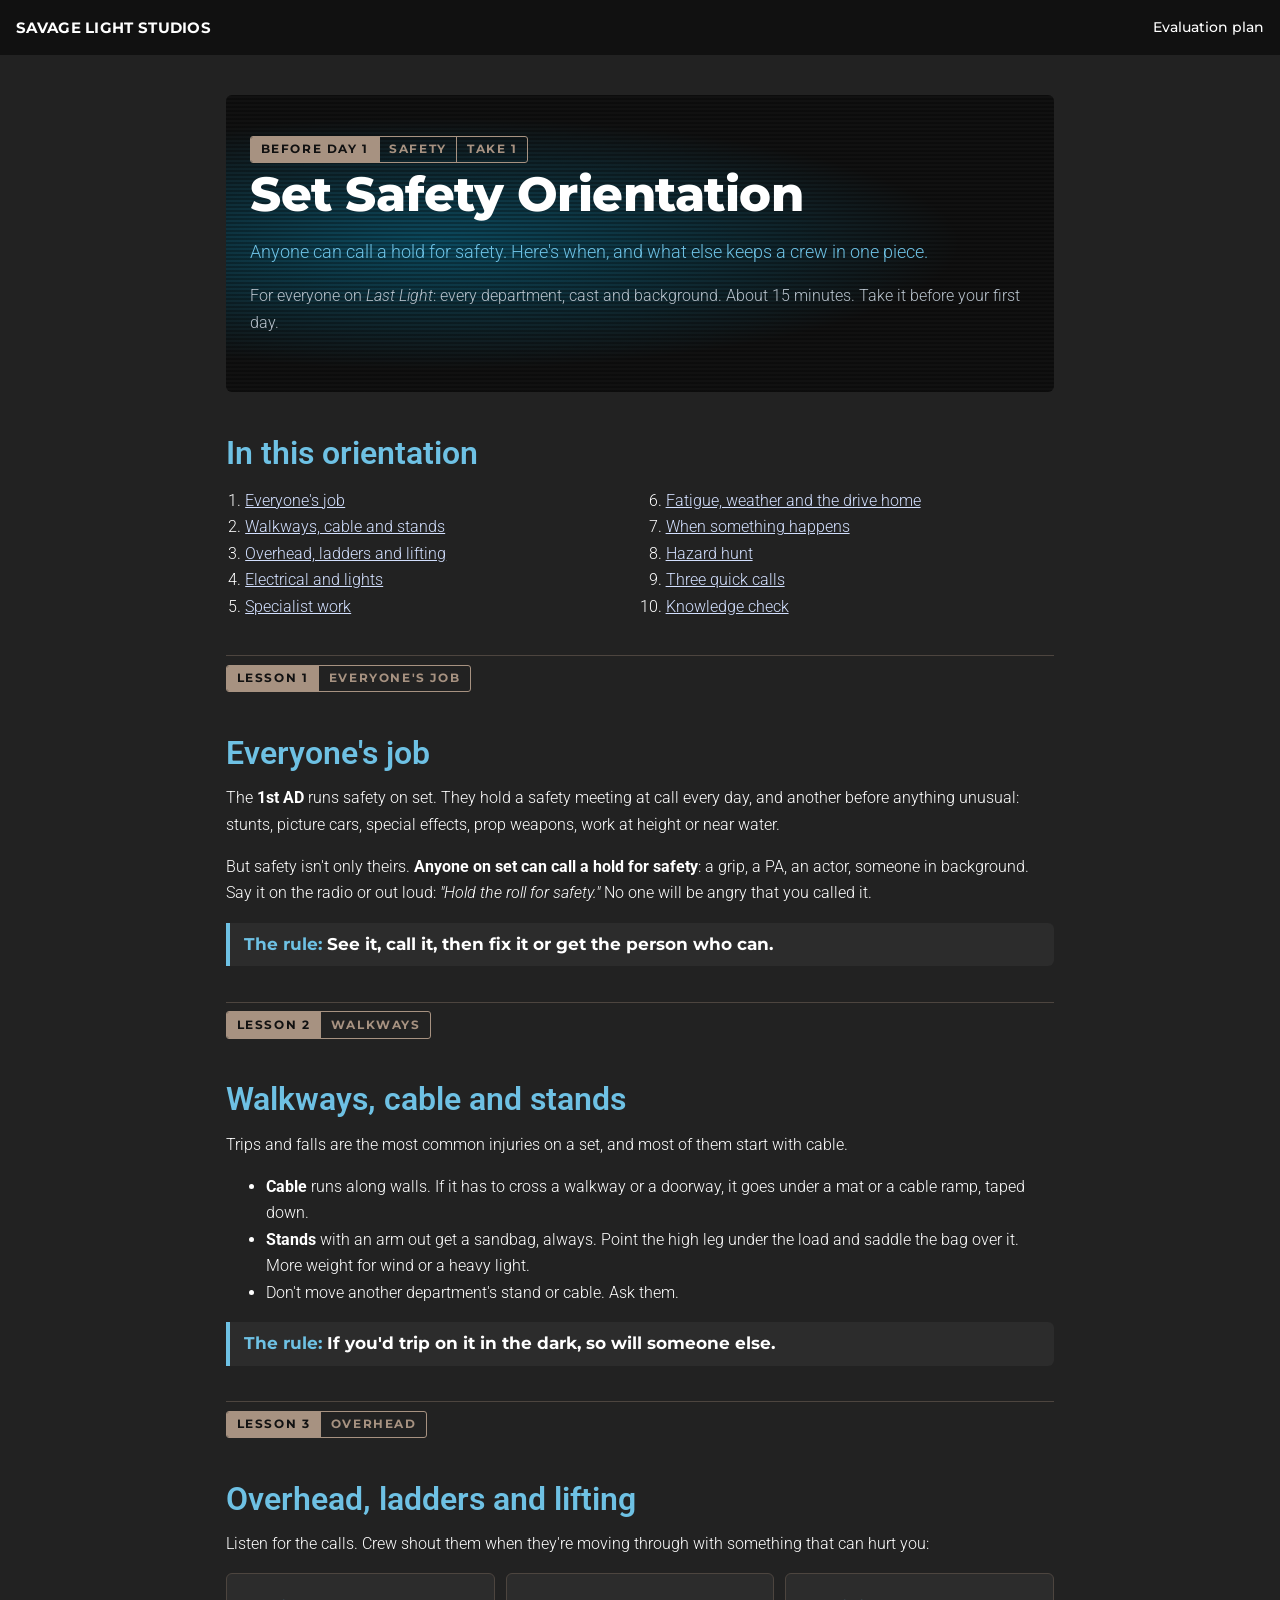
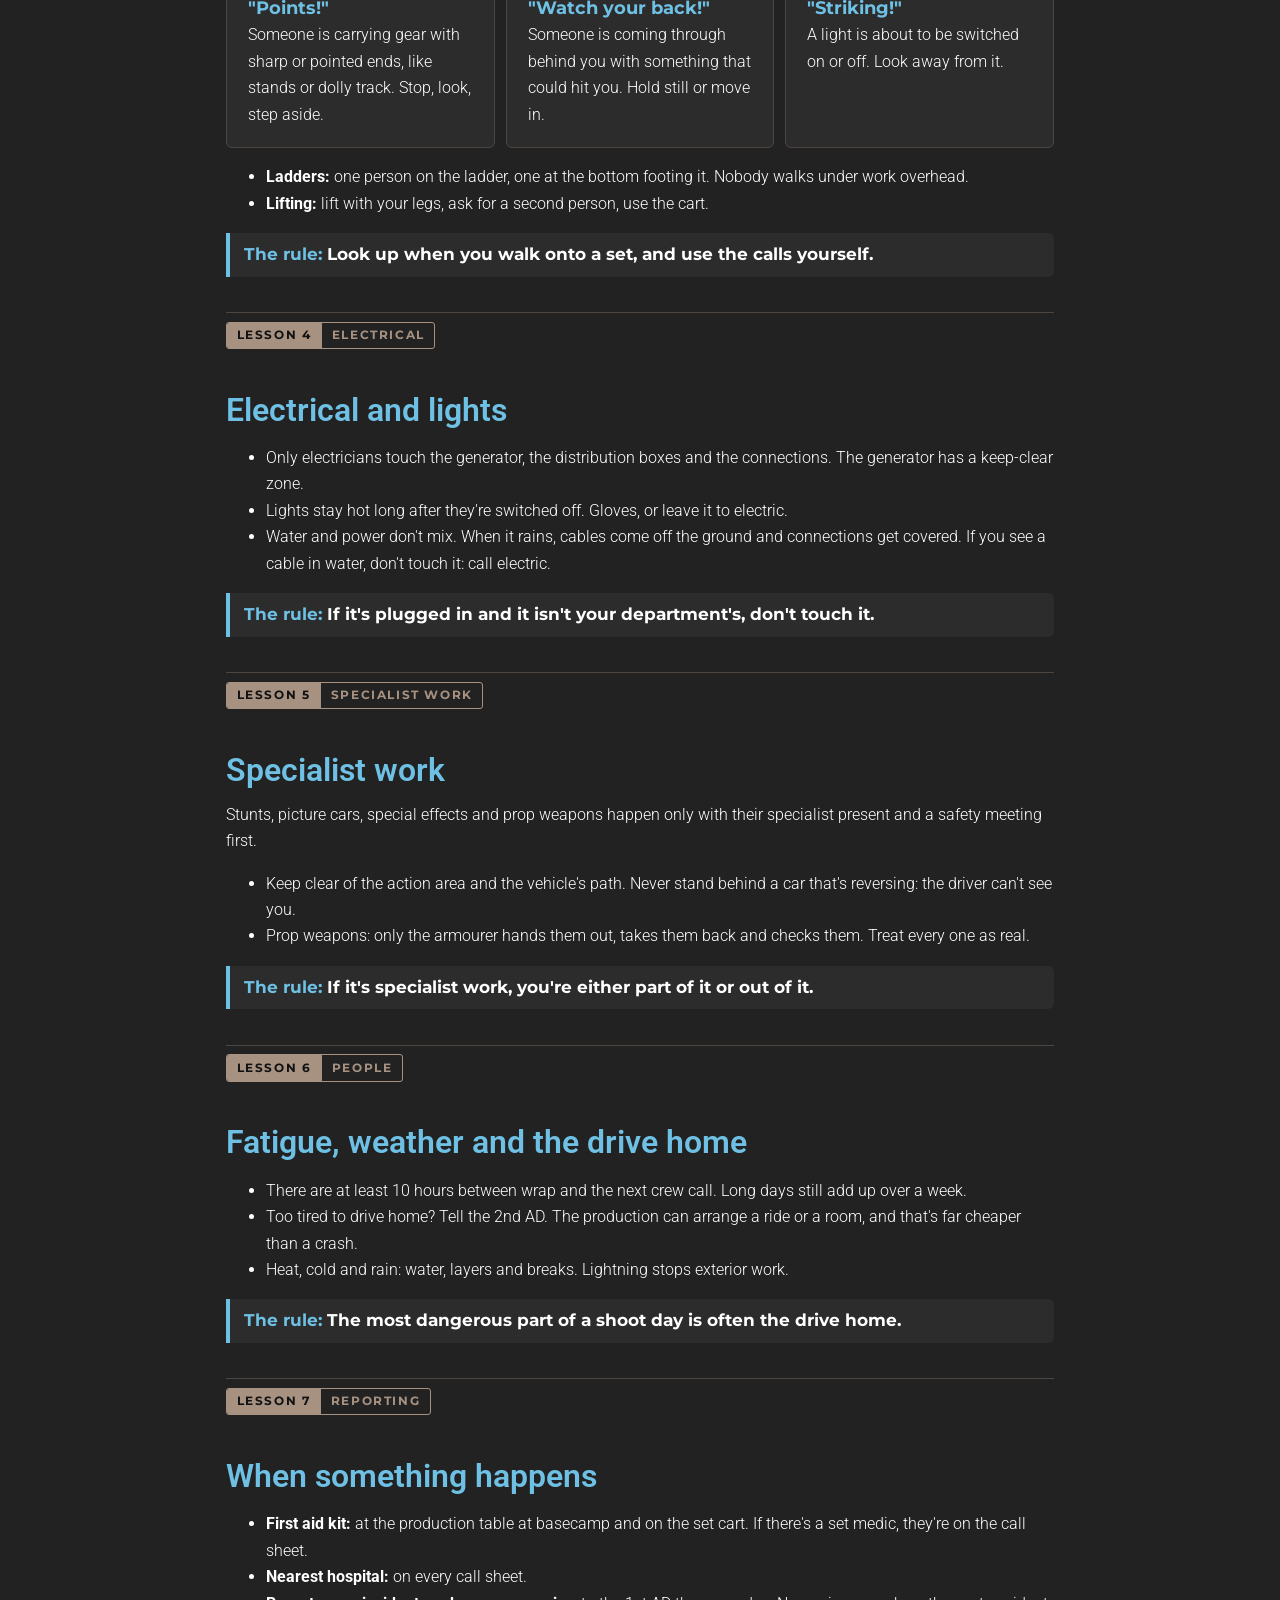
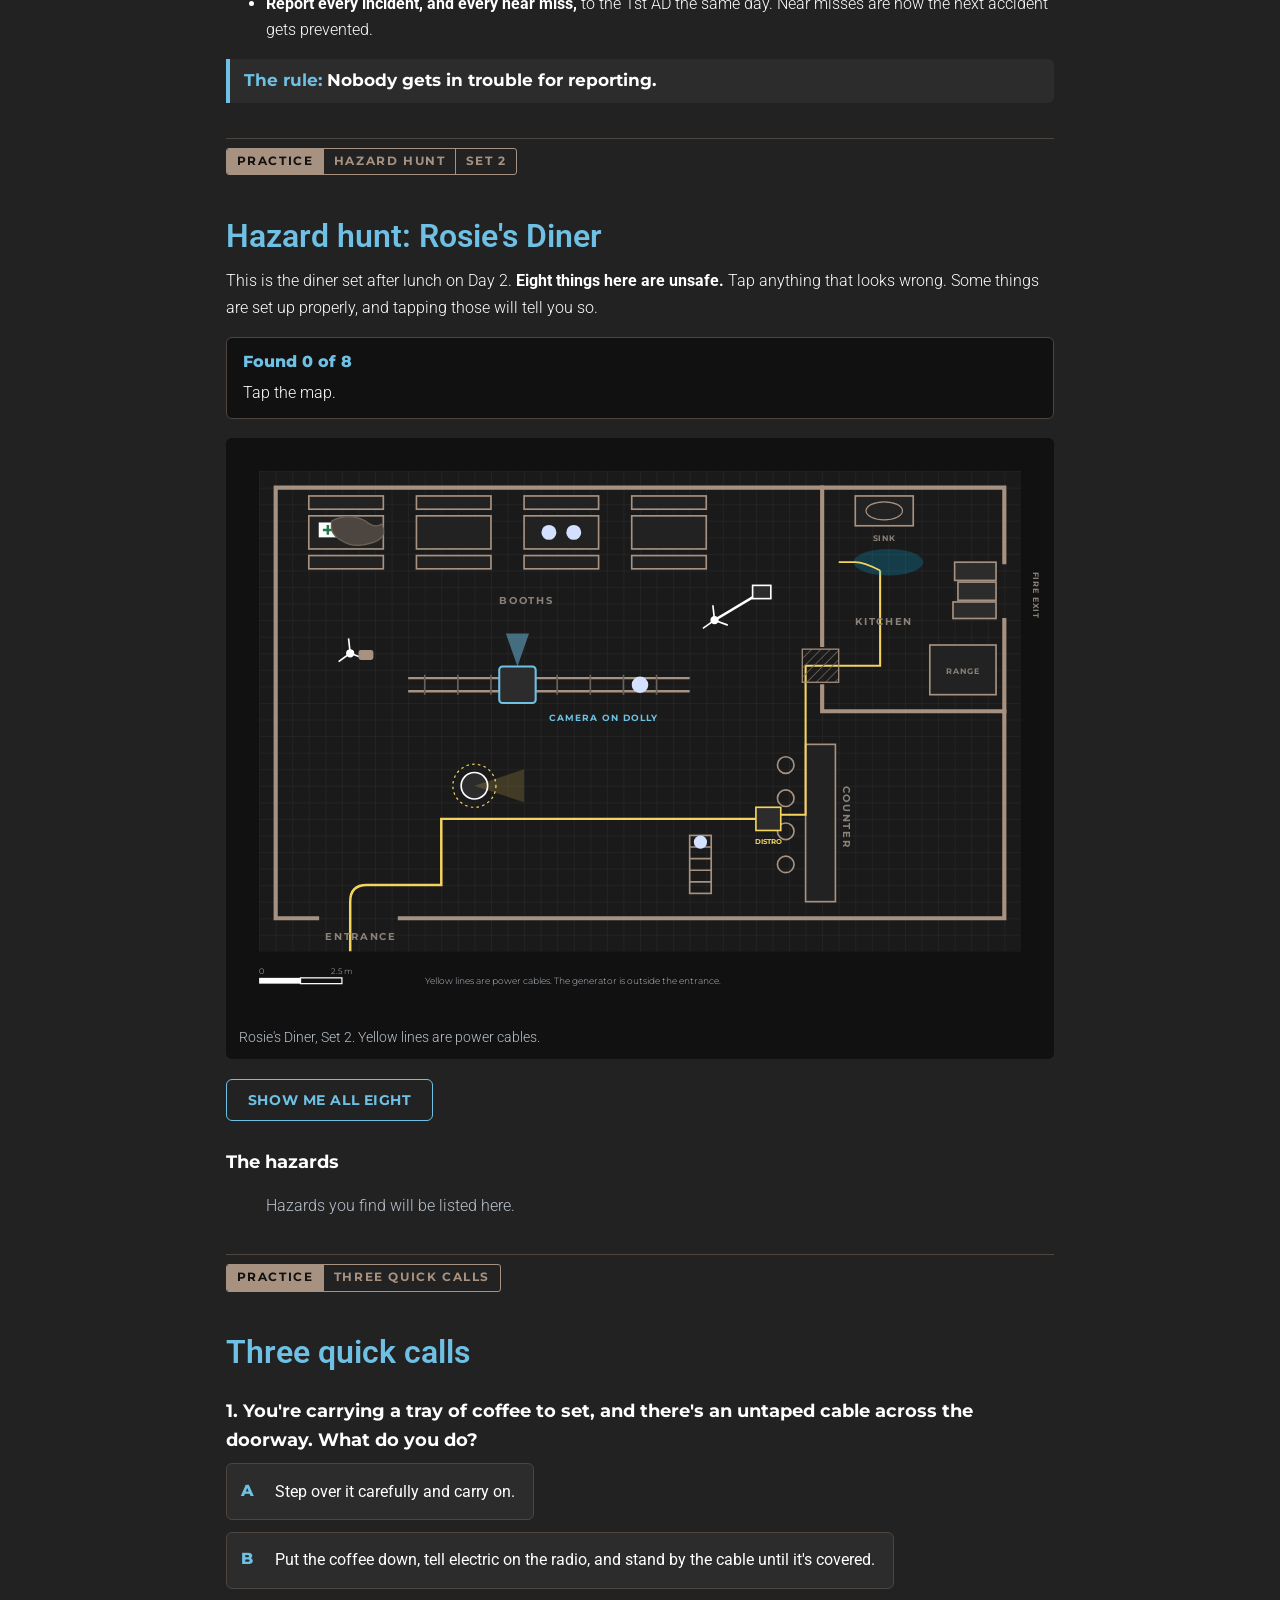
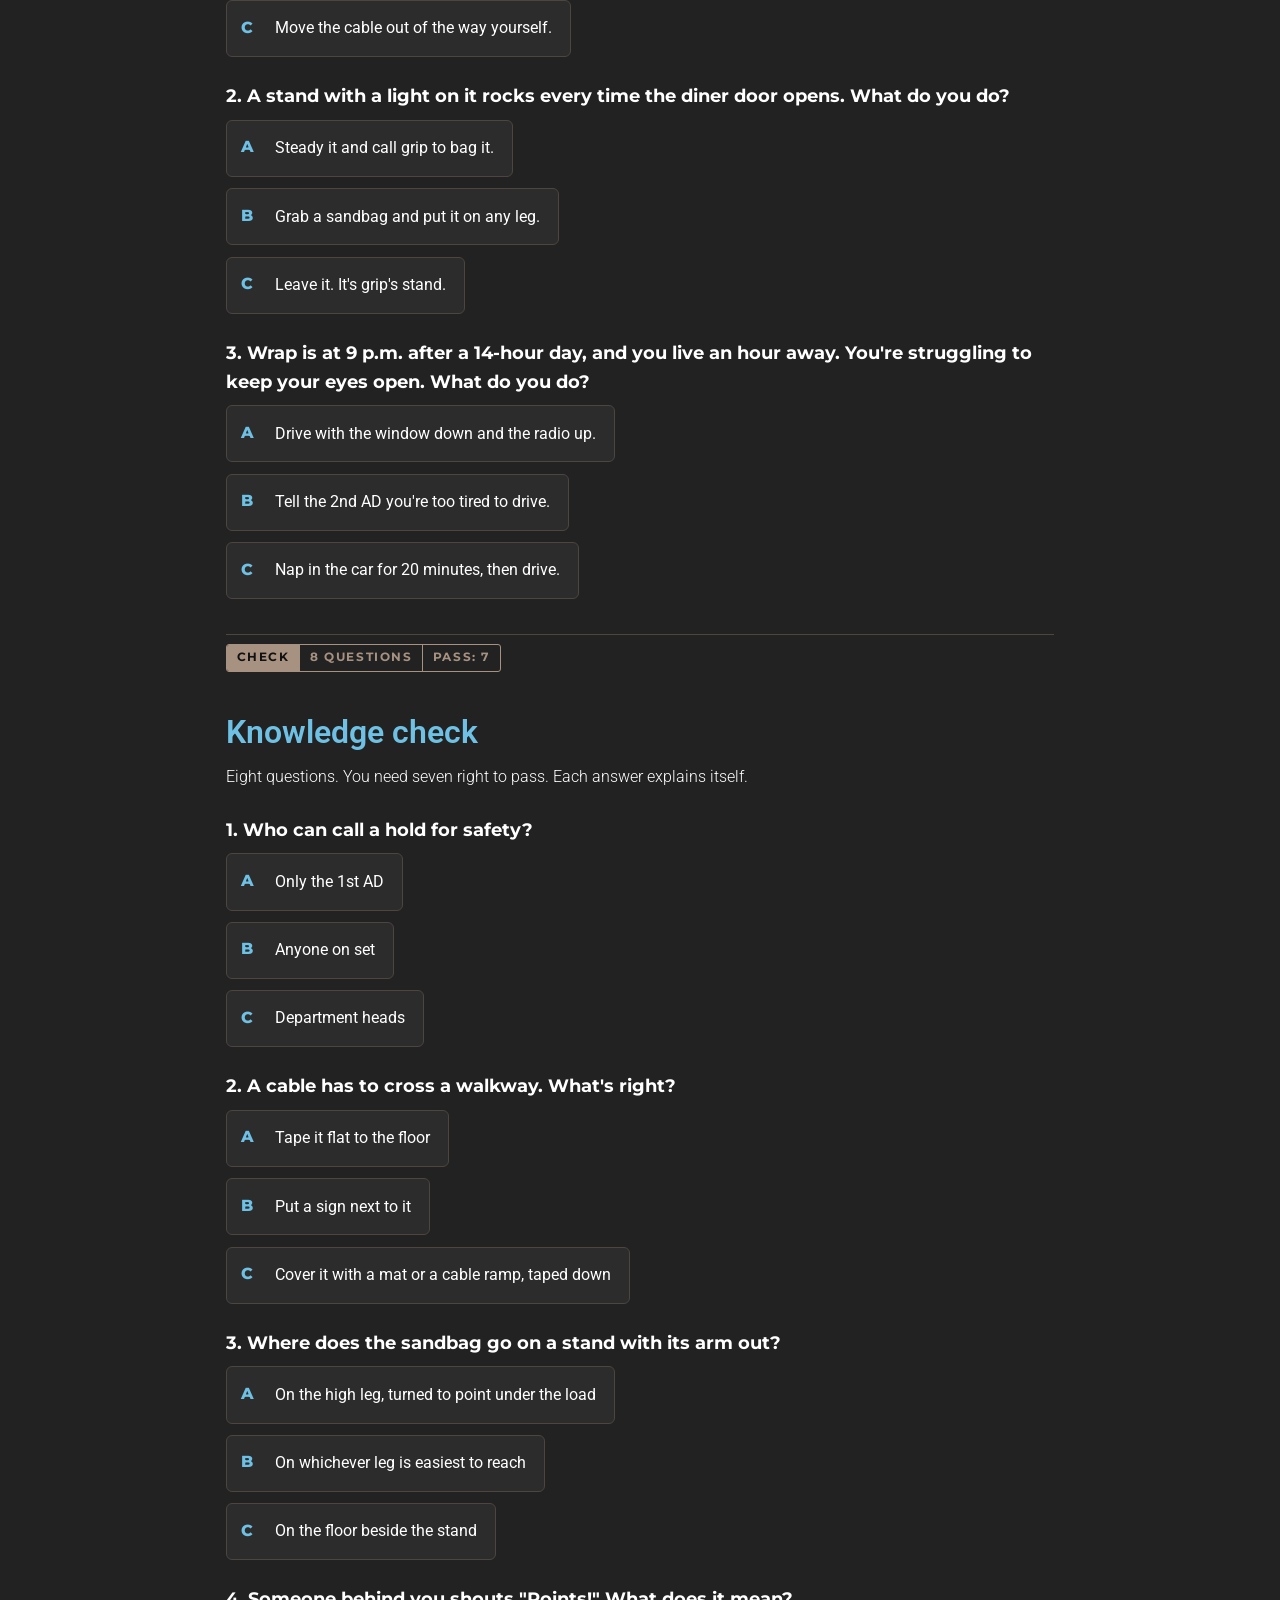
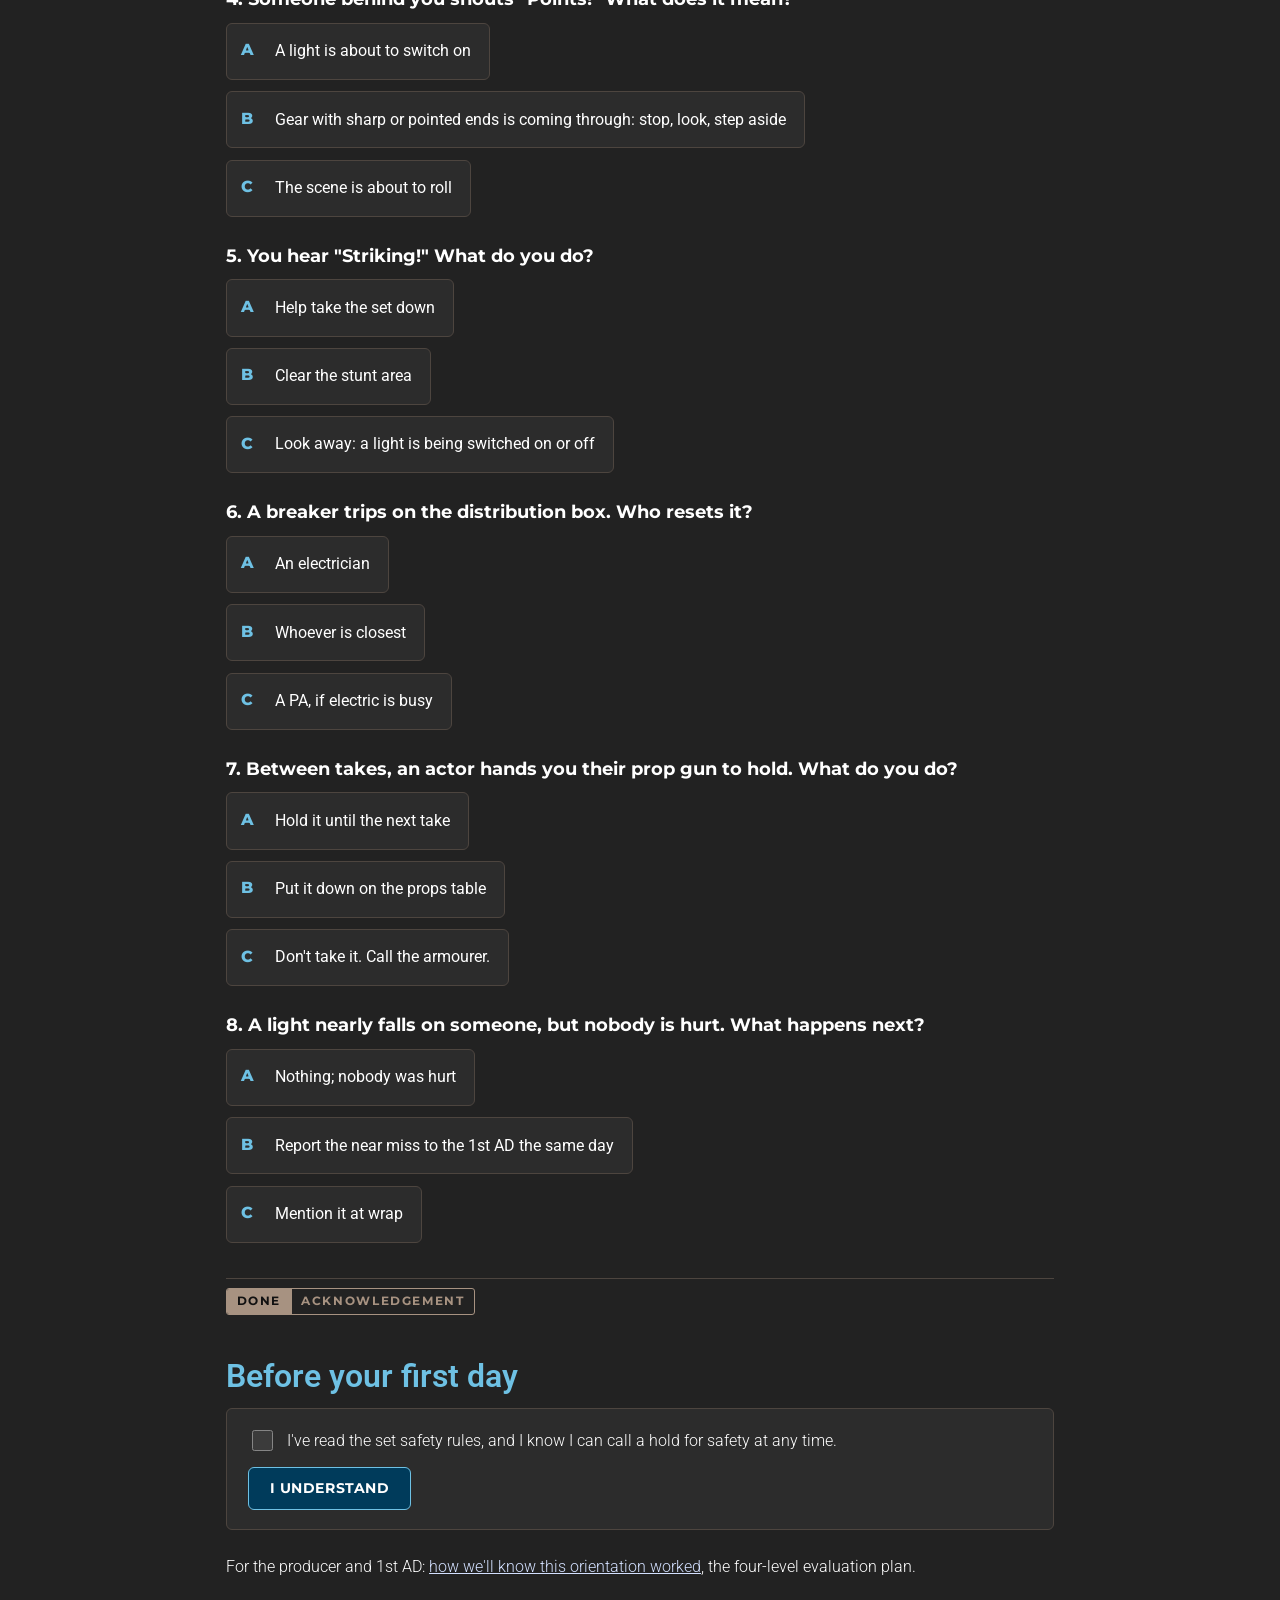
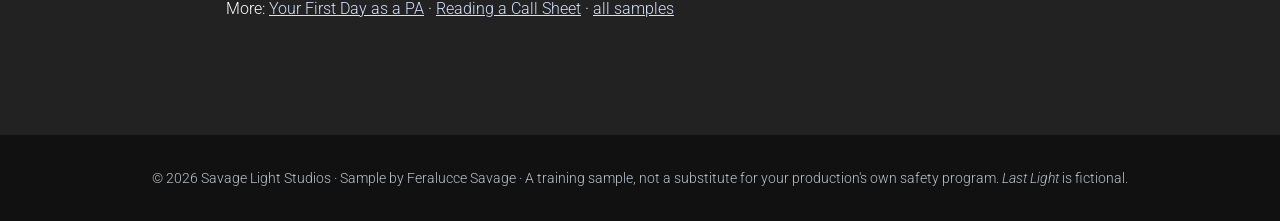
<file: film/set-safety/index.html>
<!doctype html>
<html lang="en">
<head>
<meta charset="utf-8" />
<meta name="viewport" content="width=device-width, initial-scale=1" />
<title>Set Safety Orientation</title>
<meta name="description" content="A set safety orientation for everyone on a film shoot, with a hazard hunt, three quick calls, a knowledge check and a four-level evaluation plan." />
<link rel="stylesheet" href="../assets/sls.css" />
<link rel="stylesheet" href="../assets/scenario.css" />
<style>
  [hidden] { display: none !important; }
  .lesson { border-top: 1px solid var(--sls-line); padding-top: 0.5rem; margin-top: 2.2rem; }
  .rule-line { font-family: var(--sls-display); font-weight: 700; font-size: 1.05rem; border-left: 4px solid var(--sls-cyan); padding: 0.5rem 0.9rem; background: var(--sls-panel); border-radius: 0 var(--sls-radius) var(--sls-radius) 0; }
  .rule-line::before { content: "The rule: "; color: var(--sls-cyan); }
  .calls { display: grid; grid-template-columns: repeat(auto-fit, minmax(min(100%, 220px), 1fr)); gap: 0.7rem; margin: 1rem 0; }
  .calls .card b { font-family: var(--sls-display); font-size: 1.1rem; color: var(--sls-cyan); display: block; }
  .toc { columns: 2; column-gap: 2rem; padding-left: 1.2rem; }
  @media (max-width: 600px) { .toc { columns: 1; } }

  /* hazard hunt */
  .hunt-bar { position: sticky; top: 0; z-index: 5; background: rgba(17,17,17,0.97); border: 1px solid var(--sls-line); border-radius: var(--sls-radius); padding: 0.7rem 1rem; margin-top: 1rem; }
  .hunt-bar .count { font-family: var(--sls-display); font-weight: 800; color: var(--sls-cyan); }
  .hunt-bar .fb { margin: 0.3rem 0 0; }
  .hunt-bar .fb.no { color: var(--sls-dim); }
  html:not(.js) .hunt-bar { display: none; }
  .map .spot { cursor: pointer; outline: none; }
  .map .spot:focus-visible circle:last-child, .map .spot:hover circle:last-child { stroke: var(--sls-glow); stroke-width: 2; stroke-dasharray: 4 4; }
  .map .hz.found circle:last-child { stroke: var(--sls-ember); stroke-width: 4; stroke-dasharray: none; fill: rgba(240,106,79,0.12); }
  .map .ok.checked circle:last-child { stroke: var(--sls-cyan); stroke-width: 2; stroke-dasharray: 2 4; }
  .hz-list li { margin-bottom: 0.5rem; }
  .hz-list li.found-item b { color: var(--sls-ember); }
  html.js .hz-list li:not(.found-item) { display: none; }
  html.js .hz-list:not(:has(.found-item))::before { content: "Hazards you find will be listed here."; color: var(--sls-dim); }

  /* quick calls and the check reuse .opt / .choice from scenario.css */
  .q-block { margin: 1.5rem 0; }
  .q-block .prompt { margin-bottom: 0.6rem; }
  .q-block .why { display: none; margin-top: 0.6rem; }
  .q-block.answered .why { display: block; }
  html:not(.js) .q-block .why { display: block; }
  .choice.right { border-color: var(--sls-cyan); background: #1f3440; }
  .choice.wrong { border-color: var(--sls-ember); }
  .result-box { font-family: var(--sls-display); }
  .result-box .big { font-size: 2.4rem; font-weight: 800; color: var(--sls-cyan); line-height: 1; }
  .ack label { display: flex; gap: 0.7rem; align-items: flex-start; }
  .ack input { width: 1.3rem; height: 1.3rem; accent-color: var(--sls-cyan); margin-top: 0.15rem; }
</style>
</head>
<body>
<header class="sls-bar">
  <a class="sls-wordmark" href="../../">Savage Light Studios</a>
  <nav><a href="evaluation-plan.html">Evaluation plan</a></nav>
</header>

<main class="sls">
  <section class="sls-hero">
    <span class="slate"><span>Before Day 1</span><span>Safety</span><span>Take 1</span></span>
    <h1>Set Safety Orientation</h1>
    <p class="lede">Anyone can call a hold for safety. Here's when, and what else keeps a crew in one piece.</p>
    <p class="dim">For everyone on <i>Last Light</i>: every department, cast and background. About 15 minutes. Take it before your first day.</p>
  </section>

  <h2>In this orientation</h2>
  <ol class="toc">
    <li><a href="#l1">Everyone's job</a></li>
    <li><a href="#l2">Walkways, cable and stands</a></li>
    <li><a href="#l3">Overhead, ladders and lifting</a></li>
    <li><a href="#l4">Electrical and lights</a></li>
    <li><a href="#l5">Specialist work</a></li>
    <li><a href="#l6">Fatigue, weather and the drive home</a></li>
    <li><a href="#l7">When something happens</a></li>
    <li><a href="#hunt">Hazard hunt</a></li>
    <li><a href="#calls">Three quick calls</a></li>
    <li><a href="#check">Knowledge check</a></li>
  </ol>

  <section class="lesson" id="l1">
    <span class="slate"><span>Lesson 1</span><span>Everyone's job</span></span>
    <h2>Everyone's job</h2>
    <p>The <b>1st AD</b> runs safety on set. They hold a safety meeting at call every day, and another before anything unusual: stunts, picture cars, special effects, prop weapons, work at height or near water.</p>
    <p>But safety isn't only theirs. <b>Anyone on set can call a hold for safety</b>: a grip, a PA, an actor, someone in background. Say it on the radio or out loud: <i>"Hold the roll for safety."</i> No one will be angry that you called it.</p>
    <p class="rule-line">See it, call it, then fix it or get the person who can.</p>
  </section>

  <section class="lesson" id="l2">
    <span class="slate"><span>Lesson 2</span><span>Walkways</span></span>
    <h2>Walkways, cable and stands</h2>
    <p>Trips and falls are the most common injuries on a set, and most of them start with cable.</p>
    <ul>
      <li><b>Cable</b> runs along walls. If it has to cross a walkway or a doorway, it goes under a mat or a cable ramp, taped down.</li>
      <li><b>Stands</b> with an arm out get a sandbag, always. Point the high leg under the load and saddle the bag over it. More weight for wind or a heavy light.</li>
      <li>Don't move another department's stand or cable. Ask them.</li>
    </ul>
    <p class="rule-line">If you'd trip on it in the dark, so will someone else.</p>
  </section>

  <section class="lesson" id="l3">
    <span class="slate"><span>Lesson 3</span><span>Overhead</span></span>
    <h2>Overhead, ladders and lifting</h2>
    <p>Listen for the calls. Crew shout them when they're moving through with something that can hurt you:</p>
    <div class="calls">
      <div class="card"><b>"Points!"</b>Someone is carrying gear with sharp or pointed ends, like stands or dolly track. Stop, look, step aside.</div>
      <div class="card"><b>"Watch your back!"</b>Someone is coming through behind you with something that could hit you. Hold still or move in.</div>
      <div class="card"><b>"Striking!"</b>A light is about to be switched on or off. Look away from it.</div>
    </div>
    <ul>
      <li><b>Ladders:</b> one person on the ladder, one at the bottom footing it. Nobody walks under work overhead.</li>
      <li><b>Lifting:</b> lift with your legs, ask for a second person, use the cart.</li>
    </ul>
    <p class="rule-line">Look up when you walk onto a set, and use the calls yourself.</p>
  </section>

  <section class="lesson" id="l4">
    <span class="slate"><span>Lesson 4</span><span>Electrical</span></span>
    <h2>Electrical and lights</h2>
    <ul>
      <li>Only electricians touch the generator, the distribution boxes and the connections. The generator has a keep-clear zone.</li>
      <li>Lights stay hot long after they're switched off. Gloves, or leave it to electric.</li>
      <li>Water and power don't mix. When it rains, cables come off the ground and connections get covered. If you see a cable in water, don't touch it: call electric.</li>
    </ul>
    <p class="rule-line">If it's plugged in and it isn't your department's, don't touch it.</p>
  </section>

  <section class="lesson" id="l5">
    <span class="slate"><span>Lesson 5</span><span>Specialist work</span></span>
    <h2>Specialist work</h2>
    <p>Stunts, picture cars, special effects and prop weapons happen only with their specialist present and a safety meeting first.</p>
    <ul>
      <li>Keep clear of the action area and the vehicle's path. Never stand behind a car that's reversing: the driver can't see you.</li>
      <li>Prop weapons: only the armourer hands them out, takes them back and checks them. Treat every one as real.</li>
    </ul>
    <p class="rule-line">If it's specialist work, you're either part of it or out of it.</p>
  </section>

  <section class="lesson" id="l6">
    <span class="slate"><span>Lesson 6</span><span>People</span></span>
    <h2>Fatigue, weather and the drive home</h2>
    <ul>
      <li>There are at least 10 hours between wrap and the next crew call. Long days still add up over a week.</li>
      <li>Too tired to drive home? Tell the 2nd AD. The production can arrange a ride or a room, and that's far cheaper than a crash.</li>
      <li>Heat, cold and rain: water, layers and breaks. Lightning stops exterior work.</li>
    </ul>
    <p class="rule-line">The most dangerous part of a shoot day is often the drive home.</p>
  </section>

  <section class="lesson" id="l7">
    <span class="slate"><span>Lesson 7</span><span>Reporting</span></span>
    <h2>When something happens</h2>
    <ul>
      <li><b>First aid kit:</b> at the production table at basecamp and on the set cart. If there's a set medic, they're on the call sheet.</li>
      <li><b>Nearest hospital:</b> on every call sheet.</li>
      <li><b>Report every incident, and every near miss,</b> to the 1st AD the same day. Near misses are how the next accident gets prevented.</li>
    </ul>
    <p class="rule-line">Nobody gets in trouble for reporting.</p>
  </section>

  <section class="lesson" id="hunt">
    <span class="slate"><span>Practice</span><span>Hazard hunt</span><span>Set 2</span></span>
    <h2>Hazard hunt: Rosie's Diner</h2>
    <p>This is the diner set after lunch on Day 2. <b>Eight things here are unsafe.</b> Tap anything that looks wrong. Some things are set up properly, and tapping those will tell you so.</p>
    <div class="hunt-bar" aria-live="polite"><span class="count">Found <span id="hcount">0</span> of 8</span><p class="fb">Tap the map.</p></div>
    <figure class="map"><svg xmlns="http://www.w3.org/2000/svg" viewBox="0 0 1000 700" role="img" aria-labelledby="dt dd" font-family="Montserrat, 'Segoe UI', sans-serif">
  <title id="dt">Hazard hunt: Rosie's Diner set</title>
  <desc id="dd">Top-down map of the diner set during a shoot. The entrance is at the bottom left, booths line the top wall, the counter runs down the right side, and the kitchen with the fire exit is in the top right. A dolly track with the camera runs through the middle of the room. Lights, stands, a ladder, cables and crew are placed around the room. Eight things on this map are unsafe.</desc>
  <defs>
    <pattern id="dgrid" width="20" height="20" patternUnits="userSpaceOnUse"><path d="M20 0H0V20" fill="none" stroke="#2f2f2f" stroke-width="1"/></pattern>
    <pattern id="dhatch" width="8" height="8" patternUnits="userSpaceOnUse" patternTransform="rotate(45)"><line x1="0" y1="0" x2="0" y2="8" stroke="#6b6158" stroke-width="2"/></pattern>
  </defs>

  <rect width="1000" height="700" fill="#111111"/>
  <rect x="40" y="40" width="920" height="580" fill="#1a1a1a"/>
  <rect x="40" y="40" width="920" height="580" fill="url(#dgrid)"/>

  <!-- walls: front wall has the entrance gap (110-210); right wall has the fire exit gap (150-220) -->
  <g stroke="#a79281" stroke-width="5" fill="none" stroke-linecap="square">
    <path d="M60 60 H940 V150 M940 220 V580 H210 M110 580 H60 V60"/>
    <path d="M720 60 V250 M720 300 V330 H940"/>
  </g>
  <!-- booths along the top wall -->
  <g fill="#222222" stroke="#a79281" stroke-width="2">
    <rect x="100" y="70" width="90" height="16"/><rect x="100" y="94" width="90" height="40"/><rect x="100" y="142" width="90" height="16"/>
    <rect x="230" y="70" width="90" height="16"/><rect x="230" y="94" width="90" height="40"/><rect x="230" y="142" width="90" height="16"/>
    <rect x="360" y="70" width="90" height="16"/><rect x="360" y="94" width="90" height="40"/><rect x="360" y="142" width="90" height="16"/>
    <rect x="490" y="70" width="90" height="16"/><rect x="490" y="94" width="90" height="40"/><rect x="490" y="142" width="90" height="16"/>
  </g>
  <!-- counter and stools -->
  <rect x="700" y="370" width="36" height="190" fill="#222222" stroke="#a79281" stroke-width="2"/>
  <g fill="none" stroke="#a79281" stroke-width="2"><circle cx="676" cy="395" r="10"/><circle cx="676" cy="435" r="10"/><circle cx="676" cy="475" r="10"/><circle cx="676" cy="515" r="10"/></g>
  <!-- kitchen: sink and range -->
  <rect x="760" y="70" width="70" height="36" fill="#222222" stroke="#a79281" stroke-width="2"/><ellipse cx="795" cy="88" rx="22" ry="11" fill="none" stroke="#a79281" stroke-width="1.5"/>
  <rect x="850" y="250" width="80" height="60" fill="#222222" stroke="#a79281" stroke-width="2"/>
  <g font-size="10" font-weight="700" letter-spacing="1" fill="#8a8178" text-anchor="middle"><text x="795" y="124">SINK</text><text x="890" y="285">RANGE</text></g>

  <!-- the actors in booth 3 -->
  <circle cx="390" cy="114" r="9" fill="#d3e0ff"/><circle cx="420" cy="114" r="9" fill="#d3e0ff"/>

  <!-- dolly track and camera -->
  <g stroke="#a79281" stroke-width="3"><path d="M220 290 H560 M220 306 H560"/></g>
  <g stroke="#6b6158" stroke-width="2"><path d="M240 286V310 M280 286V310 M320 286V310 M360 286V310 M400 286V310 M440 286V310 M480 286V310 M520 286V310"/></g>
  <rect x="330" y="276" width="44" height="44" rx="4" fill="#2c2c2c" stroke="#6ec1e4" stroke-width="2.5"/>
  <path d="M352 276 L338 236 L366 236 Z" fill="#6ec1e4" fill-opacity="0.5"/>
  <text x="390" y="342" font-size="11" font-weight="700" letter-spacing="1.2" fill="#6ec1e4">CAMERA ON DOLLY</text>

  <!-- main feed cable: generator outside, in through the entrance, along to distro -->
  <path d="M150 620 V560 Q150 540 170 540 H260 V460 H640" fill="none" stroke="#f4d35e" stroke-width="3"/>
  <rect x="640" y="446" width="30" height="28" fill="#2c2c2c" stroke="#f4d35e" stroke-width="2"/>
  <text x="655" y="490" text-anchor="middle" font-size="9" font-weight="700" fill="#f4d35e">DISTRO</text>
  <!-- feed to the kitchen through the kitchen door, properly matted (decoy, safe) -->
  <path d="M670 455 H700 V275 H790 V160" fill="none" stroke="#f4d35e" stroke-width="2.5"/>
  <g class="spot ok" data-say="That one's fine: the cable through the kitchen door is under a mat, so nobody trips on it.">
    <rect x="696" y="255" width="44" height="40" fill="url(#dhatch)" stroke="#a79281" stroke-width="1.5"/>
    <circle cx="718" cy="275" r="32" fill="transparent"/>
  </g>

  <!-- 1: cable across the entrance, no mat -->
  <g class="spot hz" data-h="1" data-say="Cable across the entrance with no mat. Everyone walks through here, carrying things. Run it round the doorway, or cover it with a mat or a cable ramp.">
    <circle cx="160" cy="568" r="34" fill="transparent"/>
  </g>

  <!-- 2: C-stand with arm out, no sandbag -->
  <g stroke="#ffffff" stroke-width="2" fill="none">
    <path d="M590 220 l-14 10 M590 220 l16 6 M590 220 l-2 -18"/><circle cx="590" cy="220" r="4" fill="#ffffff"/>
    <path d="M590 220 L640 190" stroke-width="3"/><rect x="636" y="178" width="22" height="16" fill="#2c2c2c"/>
  </g>
  <g class="spot hz" data-h="2" data-say="A C-stand with its arm out over the set and no sandbag. Turn the high leg under the load and saddle a sandbag over it.">
    <circle cx="605" cy="208" r="36" fill="transparent"/>
  </g>
  <!-- decoy: a bagged stand -->
  <g stroke="#ffffff" stroke-width="2" fill="none">
    <path d="M150 260 l-14 10 M150 260 l16 6 M150 260 l-2 -18"/><circle cx="150" cy="260" r="4" fill="#ffffff"/>
  </g>
  <rect x="160" y="256" width="18" height="12" rx="3" fill="#a79281"/>
  <g class="spot ok" data-say="That one's fine: the stand has a sandbag on its leg.">
    <circle cx="156" cy="262" r="30" fill="transparent"/>
  </g>

  <!-- 3: ladder in use, nobody footing it -->
  <g stroke="#a79281" stroke-width="2" fill="none"><rect x="560" y="480" width="26" height="70"/><path d="M560 494H586 M560 508H586 M560 522H586 M560 536H586"/></g>
  <circle cx="573" cy="488" r="8" fill="#d3e0ff"/>
  <g class="spot hz" data-h="3" data-say="Someone up the ladder, and nobody footing it. One person on the ladder, one at the bottom holding it.">
    <circle cx="573" cy="515" r="38" fill="transparent"/>
  </g>

  <!-- 4: stinger in the water under the sink -->
  <ellipse cx="800" cy="150" rx="42" ry="16" fill="#00b4f0" fill-opacity="0.22"/>
  <path d="M790 160 Q770 150 760 150 H740" fill="none" stroke="#f4d35e" stroke-width="2"/>
  <g class="spot hz" data-h="4" data-say="A stinger (an extension cable) lying in water from the sink. Don't touch it: call electric to lift it off the floor and dry the area.">
    <circle cx="795" cy="152" r="36" fill="transparent"/>
  </g>

  <!-- 5: hot light at head height in the walkway -->
  <circle cx="300" cy="420" r="16" fill="#2c2c2c" stroke="#ffffff" stroke-width="2"/>
  <circle cx="300" cy="420" r="26" fill="none" stroke="#f4d35e" stroke-width="1.5" stroke-dasharray="3 4"/>
  <path d="M300 420 L360 400 L360 440 Z" fill="#f4d35e" fill-opacity="0.18"/>
  <g class="spot hz" data-h="5" data-say="A hot light at head height on the route from the door. Move it out of the walkway, or flag it and mark it so nobody walks into it.">
    <circle cx="305" cy="420" r="36" fill="transparent"/>
  </g>

  <!-- 6: equipment cases blocking the fire exit -->
  <g fill="#2c2c2c" stroke="#a79281" stroke-width="2"><rect x="880" y="150" width="50" height="22"/><rect x="884" y="174" width="46" height="22"/><rect x="878" y="198" width="52" height="20"/></g>
  <text x="975" y="190" font-size="10" font-weight="700" letter-spacing="1" fill="#8a8178" text-anchor="middle" transform="rotate(90 975 190)">FIRE EXIT</text>
  <g class="spot hz" data-h="6" data-say="Equipment cases stacked in front of the fire exit. Exits stay clear, always. Find the cases another home.">
    <circle cx="905" cy="185" r="38" fill="transparent"/>
  </g>

  <!-- 7: someone sitting on the dolly track -->
  <circle cx="500" cy="298" r="10" fill="#d3e0ff"/>
  <g class="spot hz" data-h="7" data-say="Someone sitting on the dolly track. The track isn't a bench: it gets knocked out of level, and the dolly may be coming.">
    <circle cx="500" cy="298" r="30" fill="transparent"/>
  </g>

  <!-- 8: first aid kit under a pile of jackets -->
  <rect x="112" y="102" width="22" height="18" fill="#ffffff"/><path d="M123 105V117 M117 111H129" stroke="#1f7a4d" stroke-width="3"/>
  <path d="M128 100 q20 -10 40 0 q12 10 20 4 q8 16 -10 22 q-24 8 -38 -2 q-16 -8 -12 -24z" fill="#4d453f" stroke="#6b6158" stroke-width="1.5"/>
  <g class="spot hz" data-h="8" data-say="The first aid kit is buried under a pile of jackets. It has to be clear and easy to see, on every set.">
    <circle cx="145" cy="114" r="34" fill="transparent"/>
  </g>

  <!-- labels -->
  <g font-size="12" font-weight="700" letter-spacing="2" fill="#8a8178">
    <text x="330" y="200">BOOTHS</text>
    <text x="760" y="226">KITCHEN</text>
    <text x="745" y="420" transform="rotate(90 745 420)">COUNTER</text>
    <text x="120" y="606">ENTRANCE</text>
  </g>
  <text x="240" y="660" font-size="11" fill="#b8c2cc">Yellow lines are power cables. The generator is outside the entrance.</text>

  <!-- scale bar: 40 px = 1 m -->
  <g transform="translate(40 652)" font-size="10" fill="#b8c2cc">
    <rect x="0" y="0" width="50" height="7" fill="#ffffff"/><rect x="50" y="0" width="50" height="7" fill="#111111" stroke="#ffffff" stroke-width="1.5"/>
    <text x="0" y="-5">0</text><text x="100" y="-5" text-anchor="middle">2.5 m</text>
  </g>
</svg>
<figcaption>Rosie's Diner, Set 2. Yellow lines are power cables.</figcaption></figure>
    <p class="js-only"><button class="btn ghost" type="button" id="hshow">Show me all eight</button></p>
    <h3>The hazards</h3>
    <ol class="hz-list">
      <li data-h="1"><b>Cable across the entrance with no mat.</b> Run it round the doorway, or cover it with a mat or a cable ramp.</li>
      <li data-h="2"><b>A C-stand with its arm out and no sandbag.</b> High leg under the load, sandbag over it.</li>
      <li data-h="3"><b>Someone up a ladder with nobody footing it.</b> One on the ladder, one at the bottom.</li>
      <li data-h="4"><b>A stinger lying in water by the sink.</b> Don't touch it; call electric.</li>
      <li data-h="5"><b>A hot light at head height in the walkway.</b> Move it, or flag and mark it.</li>
      <li data-h="6"><b>Cases blocking the fire exit.</b> Exits stay clear, always.</li>
      <li data-h="7"><b>Someone sitting on the dolly track.</b> It's not a bench, and the dolly may be coming.</li>
      <li data-h="8"><b>The first aid kit buried under jackets.</b> Clear and visible on every set.</li>
    </ol>
  </section>

  <section class="lesson" id="calls">
    <span class="slate"><span>Practice</span><span>Three quick calls</span></span>
    <h2>Three quick calls</h2>

    <div class="q-block" data-best="B">
      <p class="prompt">1. You're carrying a tray of coffee to set, and there's an untaped cable across the doorway. What do you do?</p>
      <ol class="opts">
        <li class="opt" data-key="A"><p class="say">Step over it carefully and carry on.</p></li>
        <li class="opt" data-key="B" data-best><p class="say">Put the coffee down, tell electric on the radio, and stand by the cable until it's covered.</p></li>
        <li class="opt" data-key="C"><p class="say">Move the cable out of the way yourself.</p></li>
      </ol>
      <p class="why callout">The next person through may be carrying a light, or not looking. Cable belongs to electric, so you call it and guard it rather than move it.</p>
    </div>

    <div class="q-block" data-best="A">
      <p class="prompt">2. A stand with a light on it rocks every time the diner door opens. What do you do?</p>
      <ol class="opts">
        <li class="opt" data-key="A" data-best><p class="say">Steady it and call grip to bag it.</p></li>
        <li class="opt" data-key="B"><p class="say">Grab a sandbag and put it on any leg.</p></li>
        <li class="opt" data-key="C"><p class="say">Leave it. It's grip's stand.</p></li>
      </ol>
      <p class="why callout">A falling light hurts people and breaks things, so steady it now. But the bag has to go on the right leg, under the load, which is grip's call.</p>
    </div>

    <div class="q-block" data-best="B">
      <p class="prompt">3. Wrap is at 9 p.m. after a 14-hour day, and you live an hour away. You're struggling to keep your eyes open. What do you do?</p>
      <ol class="opts">
        <li class="opt" data-key="A"><p class="say">Drive with the window down and the radio up.</p></li>
        <li class="opt" data-key="B" data-best><p class="say">Tell the 2nd AD you're too tired to drive.</p></li>
        <li class="opt" data-key="C"><p class="say">Nap in the car for 20 minutes, then drive.</p></li>
      </ol>
      <p class="why callout">Productions arrange rides and rooms for exactly this. A short nap doesn't fix a 14-hour day, and the window trick doesn't work.</p>
    </div>
  </section>

  <section class="lesson" id="check">
    <span class="slate"><span>Check</span><span>8 questions</span><span>Pass: 7</span></span>
    <h2>Knowledge check</h2>
    <p>Eight questions. You need seven right to pass. Each answer explains itself.</p>

    <div class="q-block quiz" data-best="B"><p class="prompt">1. Who can call a hold for safety?</p><ol class="opts">
      <li class="opt" data-key="A"><p class="say">Only the 1st AD</p></li>
      <li class="opt" data-key="B" data-best><p class="say">Anyone on set</p></li>
      <li class="opt" data-key="C"><p class="say">Department heads</p></li></ol>
      <p class="why callout">Anyone: crew, cast or background. The 1st AD runs safety, but everyone can stop work.</p></div>

    <div class="q-block quiz" data-best="C"><p class="prompt">2. A cable has to cross a walkway. What's right?</p><ol class="opts">
      <li class="opt" data-key="A"><p class="say">Tape it flat to the floor</p></li>
      <li class="opt" data-key="B"><p class="say">Put a sign next to it</p></li>
      <li class="opt" data-key="C" data-best><p class="say">Cover it with a mat or a cable ramp, taped down</p></li></ol>
      <p class="why callout">Tape alone still leaves a lump to trip on. A mat or a ramp makes the crossing flat and visible.</p></div>

    <div class="q-block quiz" data-best="A"><p class="prompt">3. Where does the sandbag go on a stand with its arm out?</p><ol class="opts">
      <li class="opt" data-key="A" data-best><p class="say">On the high leg, turned to point under the load</p></li>
      <li class="opt" data-key="B"><p class="say">On whichever leg is easiest to reach</p></li>
      <li class="opt" data-key="C"><p class="say">On the floor beside the stand</p></li></ol>
      <p class="why callout">The load pulls the stand over its arm. The high leg under the load, with the bag saddled over it, holds it down.</p></div>

    <div class="q-block quiz" data-best="B"><p class="prompt">4. Someone behind you shouts "Points!" What does it mean?</p><ol class="opts">
      <li class="opt" data-key="A"><p class="say">A light is about to switch on</p></li>
      <li class="opt" data-key="B" data-best><p class="say">Gear with sharp or pointed ends is coming through: stop, look, step aside</p></li>
      <li class="opt" data-key="C"><p class="say">The scene is about to roll</p></li></ol>
      <p class="why callout">"Points" warns of stands, tripods or track moving through. "Striking" is the call for a light.</p></div>

    <div class="q-block quiz" data-best="C"><p class="prompt">5. You hear "Striking!" What do you do?</p><ol class="opts">
      <li class="opt" data-key="A"><p class="say">Help take the set down</p></li>
      <li class="opt" data-key="B"><p class="say">Clear the stunt area</p></li>
      <li class="opt" data-key="C" data-best><p class="say">Look away: a light is being switched on or off</p></li></ol>
      <p class="why callout">"Striking!" warns that a light is about to switch on or off. Set lights are bright enough to hurt your eyes.</p></div>

    <div class="q-block quiz" data-best="A"><p class="prompt">6. A breaker trips on the distribution box. Who resets it?</p><ol class="opts">
      <li class="opt" data-key="A" data-best><p class="say">An electrician</p></li>
      <li class="opt" data-key="B"><p class="say">Whoever is closest</p></li>
      <li class="opt" data-key="C"><p class="say">A PA, if electric is busy</p></li></ol>
      <p class="why callout">A trip means something's wrong. Only electricians touch the generator, the distribution and the connections.</p></div>

    <div class="q-block quiz" data-best="C"><p class="prompt">7. Between takes, an actor hands you their prop gun to hold. What do you do?</p><ol class="opts">
      <li class="opt" data-key="A"><p class="say">Hold it until the next take</p></li>
      <li class="opt" data-key="B"><p class="say">Put it down on the props table</p></li>
      <li class="opt" data-key="C" data-best><p class="say">Don't take it. Call the armourer.</p></li></ol>
      <p class="why callout">Only the armourer hands out, takes back and checks prop weapons. Treat every one as real.</p></div>

    <div class="q-block quiz" data-best="B"><p class="prompt">8. A light nearly falls on someone, but nobody is hurt. What happens next?</p><ol class="opts">
      <li class="opt" data-key="A"><p class="say">Nothing; nobody was hurt</p></li>
      <li class="opt" data-key="B" data-best><p class="say">Report the near miss to the 1st AD the same day</p></li>
      <li class="opt" data-key="C"><p class="say">Mention it at wrap</p></li></ol>
      <p class="why callout">A near miss is a free warning. Reporting it is how the next accident gets prevented, and nobody gets in trouble for it.</p></div>

    <div class="result-box card js-only" id="result" hidden aria-live="polite"><p class="big" id="score"></p><p id="verdict" style="margin:0.4rem 0 0"></p></div>
  </section>

  <section class="lesson" id="ack">
    <span class="slate"><span>Done</span><span>Acknowledgement</span></span>
    <h2>Before your first day</h2>
    <div class="ack card">
      <label><input type="checkbox" id="ackbox"> <span>I've read the set safety rules, and I know I can call a hold for safety at any time.</span></label>
      <p style="margin:0.8rem 0 0" class="js-only"><button class="btn" type="button" id="ackbtn" disabled>I understand</button></p>
      <p id="ackmsg" class="dim" hidden style="margin:0.6rem 0 0">Thanks. On a real show this would be logged with the 1st AD; in this sample nothing is recorded. See you at the safety meeting at call.</p>
    </div>
    <p style="margin-top:1.5rem">For the producer and 1st AD: <a href="evaluation-plan.html">how we'll know this orientation worked</a>, the four-level evaluation plan.</p>
    <p>More: <a href="../pa-first-day/">Your First Day as a PA</a> · <a href="../call-sheet/">Reading a Call Sheet</a> · <a href="../../">all samples</a></p>
  </section>
</main>

<footer class="sls-foot">© 2026 Savage Light Studios · Sample by Feralucce Savage · A training sample, not a substitute for your production's own safety program. <i>Last Light</i> is fictional.</footer>

<script>
(function () {
  "use strict";
  document.documentElement.classList.add("js");
  function $(s, e) { return (e || document).querySelector(s); }
  function $$(s, e) { return Array.prototype.slice.call((e || document).querySelectorAll(s)); }

  // hazard hunt
  var found = {}, fb = $(".hunt-bar .fb");
  function reveal(h) {
    if (found[h]) return false;
    found[h] = true;
    var g = $('.map .hz[data-h="' + h + '"]'); if (g) g.classList.add("found");
    $('.hz-list li[data-h="' + h + '"]').classList.add("found-item");
    $("#hcount").textContent = Object.keys(found).length;
    return true;
  }
  $$(".map .spot").forEach(function (g) {
    g.setAttribute("tabindex", "0");
    g.setAttribute("role", "button");
    g.setAttribute("aria-label", "Check this spot");
    function act() {
      if (g.classList.contains("hz")) {
        var fresh = reveal(g.dataset.h);
        fb.textContent = (fresh ? "Found one. " : "Already found. ") + g.dataset.say;
        fb.className = "fb";
        if (Object.keys(found).length === 8) fb.textContent += " That's all eight.";
      } else {
        g.classList.add("checked");
        fb.textContent = g.dataset.say; fb.className = "fb no";
      }
    }
    g.addEventListener("click", act);
    g.addEventListener("keydown", function (e) { if (e.key === "Enter" || e.key === " ") { e.preventDefault(); act(); } });
  });
  $("#hshow").addEventListener("click", function () {
    for (var h = 1; h <= 8; h++) reveal(String(h));
    fb.textContent = "All eight are marked on the map and listed below."; fb.className = "fb";
  });

  // quick calls and knowledge check: one choice each, answer explained
  var quizRight = 0, quizDone = 0, quizTotal = $$(".q-block.quiz").length;
  $$(".q-block").forEach(function (q) {
    var opts = $$(".opt", q);
    opts.forEach(function (o) {
      var b = document.createElement("button");
      b.type = "button"; b.className = "choice"; b.dataset.key = o.dataset.key;
      b.innerHTML = $(".say", o).innerHTML; $(".say", o).hidden = true;
      o.insertBefore(b, o.firstChild);
      b.addEventListener("click", function () {
        if (q.classList.contains("answered")) return;
        q.classList.add("answered");
        var right = o.hasAttribute("data-best");
        opts.forEach(function (x) {
          var bx = $(".choice", x); bx.disabled = true;
          if (x.hasAttribute("data-best")) bx.classList.add("right");
        });
        if (!right) b.classList.add("wrong");
        b.setAttribute("aria-pressed", "true");
        var why = $(".why", q);
        why.className = "why callout" + (right ? "" : " ember");
        why.insertAdjacentHTML("afterbegin", "<b>" + (right ? "Right" : "Not quite") + "</b>");
        if (q.classList.contains("quiz")) {
          quizDone++; if (right) quizRight++;
          if (quizDone === quizTotal) {
            var pass = quizRight >= 7;
            $("#result").hidden = false;
            $("#score").textContent = quizRight + " / " + quizTotal;
            $("#verdict").textContent = pass ? "Passed. You're ready for the safety meeting at call." : "Not yet: you need 7. Reread the lessons for the ones you missed, then reload the page to try again.";
          }
        }
      });
    });
  });

  // acknowledgement
  $("#ackbox").addEventListener("change", function () { $("#ackbtn").disabled = !this.checked; });
  $("#ackbtn").addEventListener("click", function () { $("#ackmsg").hidden = false; this.disabled = true; $("#ackbox").disabled = true; });
})();
</script>
</body>
</html>
</file>
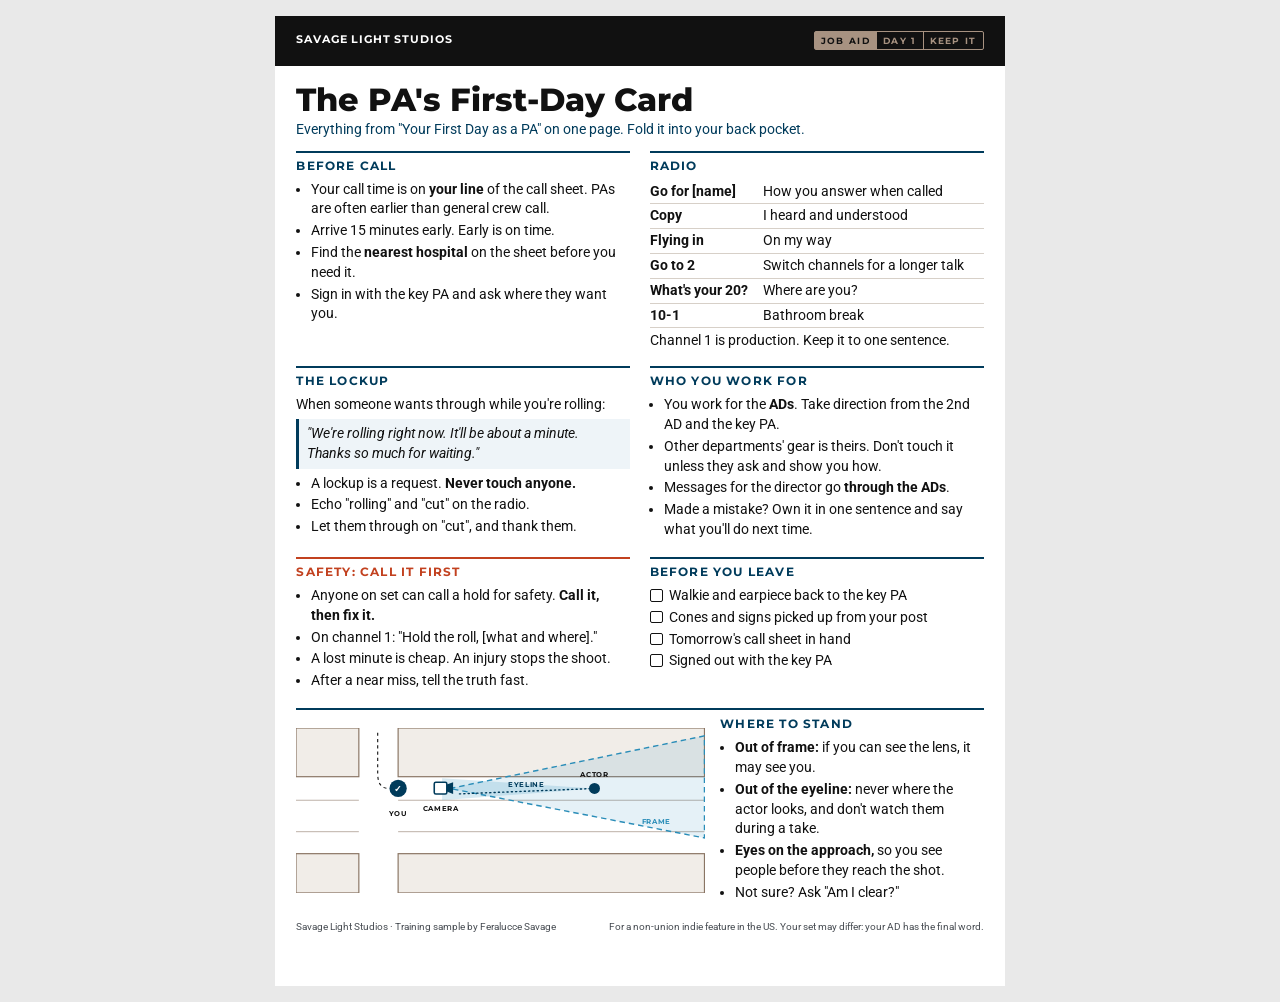
<file: film/pa-first-day/card.html>
<!doctype html>
<html lang="en">
<head>
<meta charset="utf-8" />
<meta name="viewport" content="width=device-width, initial-scale=1" />
<title>PA First-Day Card</title>
<meta name="description" content="A one-page job aid for a production assistant's first day on a film set." />
<link href="https://fonts.googleapis.com/css2?family=Montserrat:wght@500;700;800&family=Roboto:wght@400;500;700&display=swap" rel="stylesheet" />
<style>
  /* Print version of the Savage Light Studios style: white page to save ink,
     navy replaces cyan for text so it holds contrast on paper. */
  :root {
    --ink: #111111; --dim: #4a4f55; --navy: #003b5b; --cyan: #2a8db8; --ember: #c2411f;
    --tan: #8a7564; --line: #d7d0c8; --paper: #ffffff;
    --display: "Montserrat", "Segoe UI", sans-serif; --text: "Roboto", "Segoe UI", sans-serif;
  }
  @page { size: letter; margin: 0.45in; }
  * { box-sizing: border-box; }
  body { margin: 0; background: #e9e9e9; color: var(--ink); font-family: var(--text); font-size: 10.6pt; line-height: 1.4; }
  .sheet { background: var(--paper); width: 7.6in; min-height: 10.1in; margin: 16px auto; padding: 0; }
  header { background: #111111; color: #fff; padding: 0.16in 0.22in; display: flex; justify-content: space-between; align-items: center; }
  header .brand { font-family: var(--display); font-weight: 700; font-size: 8pt; letter-spacing: 0.08em; text-transform: uppercase; }
  header .slate { font-family: var(--display); font-weight: 700; font-size: 7pt; letter-spacing: 0.14em; text-transform: uppercase; border: 1px solid #a79281; border-radius: 2px; display: flex; }
  header .slate span { padding: 2px 6px; color: #a79281; }
  header .slate span:first-child { background: #a79281; color: #111; }
  header .slate span + span { border-left: 1px solid #a79281; }
  .body { padding: 0.18in 0.22in 0.1in; }
  h1 { font-family: var(--display); font-weight: 800; font-size: 24pt; line-height: 1.05; margin: 0 0 3px; }
  .lede { color: var(--navy); font-size: 10.5pt; margin: 0 0 0.12in; }
  .grid { display: grid; grid-template-columns: 1fr 1fr; gap: 0.16in 0.2in; }
  section { border-top: 2px solid var(--navy); padding-top: 5px; break-inside: avoid; }
  section.ember { border-top-color: var(--ember); }
  h2 { font-family: var(--display); font-weight: 700; font-size: 9pt; letter-spacing: 0.1em; text-transform: uppercase; color: var(--navy); margin: 0 0 5px; }
  section.ember h2 { color: var(--ember); }
  ul { margin: 0; padding-left: 1.05em; }
  li { margin: 0 0 2px; }
  table { border-collapse: collapse; width: 100%; }
  td { padding: 2px 4px 2px 0; vertical-align: top; border-bottom: 1px solid var(--line); }
  td:first-child { font-weight: 700; white-space: nowrap; padding-right: 8px; }
  .script { background: #eef4f8; border-left: 3px solid var(--navy); padding: 5px 8px; margin: 4px 0 5px; font-style: italic; }
  .checks li { list-style: none; position: relative; padding-left: 2px; }
  .checks { padding-left: 1.2em; }
  .checks li::before { content: ""; position: absolute; left: -1.15em; top: 0.22em; width: 0.75em; height: 0.75em; border: 1.3px solid var(--ink); border-radius: 2px; }
  .mapbox { grid-column: 1 / -1; display: grid; grid-template-columns: 1.55fr 1fr; gap: 0.16in; align-items: center; border-top: 2px solid var(--navy); padding-top: 6px; }
  .mapbox svg { width: 100%; height: auto; display: block; }
  footer { color: var(--dim); font-size: 7.5pt; padding: 0.06in 0.22in 0.14in; display: flex; justify-content: space-between; }
  @media print {
    body { background: none; }
    .sheet { margin: 0; width: auto; min-height: 0; }
    header, .script { -webkit-print-color-adjust: exact; print-color-adjust: exact; }
  }
  @media (max-width: 700px) {
    .sheet { width: auto; margin: 0; }
    .grid, .mapbox { grid-template-columns: 1fr; }
    body { font-size: 11pt; }
  }
</style>
</head>
<body>
<div class="sheet">
  <header>
    <span class="brand">Savage Light Studios</span>
    <span class="slate"><span>Job aid</span><span>Day 1</span><span>Keep it</span></span>
  </header>
  <div class="body">
    <h1>The PA's First-Day Card</h1>
    <p class="lede">Everything from "Your First Day as a PA" on one page. Fold it into your back pocket.</p>

    <div class="grid">
      <section>
        <h2>Before call</h2>
        <ul>
          <li>Your call time is on <b>your line</b> of the call sheet. PAs are often earlier than general crew call.</li>
          <li>Arrive 15 minutes early. Early is on time.</li>
          <li>Find the <b>nearest hospital</b> on the sheet before you need it.</li>
          <li>Sign in with the key PA and ask where they want you.</li>
        </ul>
      </section>

      <section>
        <h2>Radio</h2>
        <table>
          <tr><td>Go for [name]</td><td>How you answer when called</td></tr>
          <tr><td>Copy</td><td>I heard and understood</td></tr>
          <tr><td>Flying in</td><td>On my way</td></tr>
          <tr><td>Go to 2</td><td>Switch channels for a longer talk</td></tr>
          <tr><td>What's your 20?</td><td>Where are you?</td></tr>
          <tr><td>10-1</td><td>Bathroom break</td></tr>
        </table>
        <p style="margin:3px 0 0">Channel 1 is production. Keep it to one sentence.</p>
      </section>

      <section>
        <h2>The lockup</h2>
        <p style="margin:0">When someone wants through while you're rolling:</p>
        <div class="script">"We're rolling right now. It'll be about a minute. Thanks so much for waiting."</div>
        <ul>
          <li>A lockup is a request. <b>Never touch anyone.</b></li>
          <li>Echo "rolling" and "cut" on the radio.</li>
          <li>Let them through on "cut", and thank them.</li>
        </ul>
      </section>

      <section>
        <h2>Who you work for</h2>
        <ul>
          <li>You work for the <b>ADs</b>. Take direction from the 2nd AD and the key PA.</li>
          <li>Other departments' gear is theirs. Don't touch it unless they ask and show you how.</li>
          <li>Messages for the director go <b>through the ADs</b>.</li>
          <li>Made a mistake? Own it in one sentence and say what you'll do next time.</li>
        </ul>
      </section>

      <section class="ember">
        <h2>Safety: call it first</h2>
        <ul>
          <li>Anyone on set can call a hold for safety. <b>Call it, then fix it.</b></li>
          <li>On channel 1: "Hold the roll, [what and where]."</li>
          <li>A lost minute is cheap. An injury stops the shoot.</li>
          <li>After a near miss, tell the truth fast.</li>
        </ul>
      </section>

      <section>
        <h2>Before you leave</h2>
        <ul class="checks">
          <li>Walkie and earpiece back to the key PA</li>
          <li>Cones and signs picked up from your post</li>
          <li>Tomorrow's call sheet in hand</li>
          <li>Signed out with the key PA</li>
        </ul>
      </section>

      <div class="mapbox">
        <svg viewBox="0 0 520 210" role="img" aria-labelledby="mt md" font-family="Montserrat, sans-serif">
          <title id="mt">Where to stand on a lockup</title>
          <desc id="md">A small overhead map. The camera points down the sidewalk at an actor. The frame widens away from the camera, and the actor's eyeline runs back past the lens. The good spot is at the corner, behind the camera, outside the frame and the eyeline, with a view of people approaching.</desc>
          <rect width="520" height="210" fill="#ffffff"/>
          <g fill="#f1ede8" stroke="#8a7564" stroke-width="1.5">
            <rect x="0" y="0" width="80" height="62"/><rect x="130" y="0" width="390" height="62"/>
            <rect x="0" y="160" width="80" height="50"/><rect x="130" y="160" width="390" height="50"/>
          </g>
          <path d="M0 92H80 M130 92H520 M0 132H80 M130 132H520" stroke="#8a7564" stroke-width="1" opacity="0.7"/>
          <path d="M196 77 L520 10 L520 140 Z" fill="#2a8db8" fill-opacity="0.12" stroke="#2a8db8" stroke-width="1.8" stroke-dasharray="7 5"/>
          <path d="M380 77 L186 64 L186 92 Z" fill="#2a8db8" fill-opacity="0.18"/>
          <line x1="380" y1="77" x2="205" y2="84" stroke="#003b5b" stroke-width="1.8" stroke-dasharray="1.5 4" stroke-linecap="round"/>
          <path d="M104 6 V58 Q104 77 118 77" fill="none" stroke="#111" stroke-width="1.4" stroke-dasharray="4 4"/>
          <rect x="176" y="69" width="16" height="15" rx="2" fill="#fff" stroke="#003b5b" stroke-width="2"/><path d="M192 72 L200 69 L200 84 L192 81Z" fill="#003b5b"/>
          <circle cx="380" cy="77" r="7" fill="#003b5b"/>
          <circle cx="130" cy="77" r="11" fill="#003b5b"/><text x="130" y="81.5" text-anchor="middle" font-size="12" font-weight="800" fill="#fff">✓</text>
          <g font-size="9" font-weight="700" letter-spacing="0.8" fill="#111">
            <text x="184" y="106" text-anchor="middle">CAMERA</text>
            <text x="380" y="62" text-anchor="middle">ACTOR</text>
            <text x="440" y="122" fill="#2a8db8">FRAME</text>
            <text x="270" y="75" fill="#003b5b">EYELINE</text>
            <text x="130" y="112" text-anchor="middle">YOU</text>
          </g>
        </svg>
        <div>
          <h2>Where to stand</h2>
          <ul>
            <li><b>Out of frame:</b> if you can see the lens, it may see you.</li>
            <li><b>Out of the eyeline:</b> never where the actor looks, and don't watch them during a take.</li>
            <li><b>Eyes on the approach,</b> so you see people before they reach the shot.</li>
            <li>Not sure? Ask "Am I clear?"</li>
          </ul>
        </div>
      </div>
    </div>
  </div>
  <footer><span>Savage Light Studios · Training sample by Feralucce Savage</span><span>For a non-union indie feature in the US. Your set may differ: your AD has the final word.</span></footer>
</div>
</body>
</html>
</file>
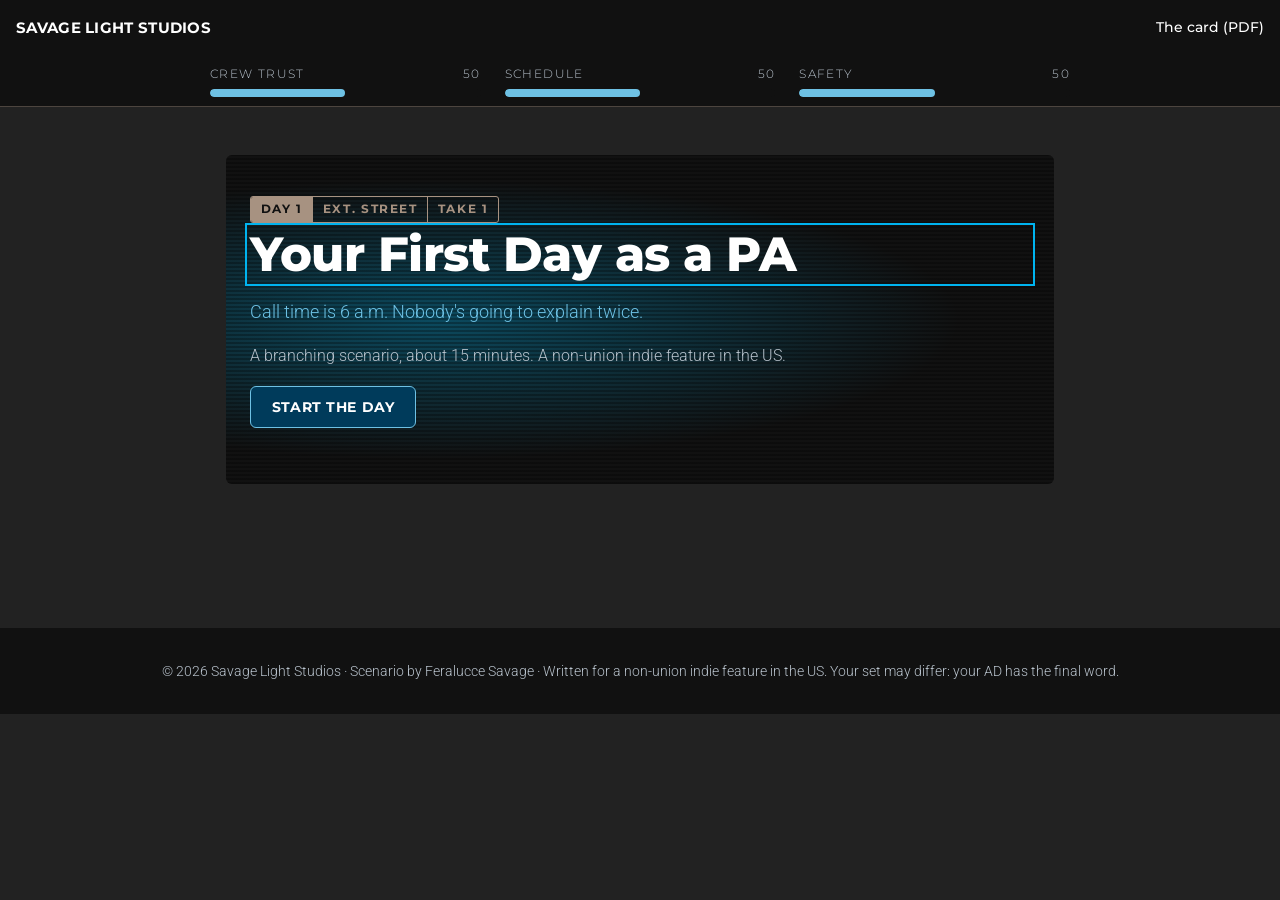
<file: film/pa-first-day/index.src.html>
<!doctype html>
<html lang="en">
<head>
<meta charset="utf-8" />
<meta name="viewport" content="width=device-width, initial-scale=1" />
<title>Your First Day as a PA</title>
<meta name="description" content="A branching scenario for a production assistant's first day on a film set: call time, the radio, the lockup, chain of command, safety and wrap." />
<link rel="stylesheet" href="../assets/sls.css" />
<link rel="stylesheet" href="../assets/scenario.css" />
</head>
<body>
<header class="sls-bar">
  <a class="sls-wordmark" href="../../">Savage Light Studios</a>
  <nav><a href="pa-first-day-card.pdf">The card (PDF)</a></nav>
</header>

<div class="meterbar" aria-label="Your meters">
  <div class="meters">
    <div class="meter"><label><span class="crew-label"><span class="crew">Crew </span>trust</span> <span class="v">50</span></label><div class="track"><div class="fill" style="width:50%"></div></div></div>
    <div class="meter"><label>Schedule <span class="v">50</span></label><div class="track"><div class="fill" style="width:50%"></div></div></div>
    <div class="meter"><label>Safety <span class="v">50</span></label><div class="track"><div class="fill" style="width:50%"></div></div></div>
  </div>
</div>
<p id="live" class="visually-hidden" aria-live="polite" style="position:absolute;left:-9999px"></p>

<main class="sls">
  <p class="nojs callout"><b>Reading without JavaScript</b>The scenario is shown as a script. Every choice is listed with what happens, the best answer is marked, and the meter changes are in brackets as crew trust, schedule, safety.</p>

  <!-- TITLE -->
  <section class="beat" id="title">
    <div class="sls-hero">
      <span class="slate"><span>Day 1</span><span>Ext. Street</span><span>Take 1</span></span>
      <h1>Your First Day as a PA</h1>
      <p class="lede">Call time is 6 a.m. Nobody's going to explain twice.</p>
      <p class="dim">A branching scenario, about 15 minutes. A non-union indie feature in the US.</p>
      <p class="js-only"><button class="btn" type="button" data-go="briefing">Start the day</button></p>
    </div>
  </section>

  <!-- BRIEFING -->
  <section class="beat" id="briefing">
    <span class="slate"><span>Briefing</span><span>Before call</span></span>
    <h2>How today works</h2>
    <div class="feature"><b>What you'll practise:</b> reading a call sheet, talking on the radio, holding a lockup, standing clear of the frame and the actors' eyelines, knowing who you work for, calling a safety hold, and wrapping out.</div>
    <p style="margin-top:1rem">You'll make the calls a new production assistant makes on a real shooting day. Three meters track how it's going:</p>
    <ul>
      <li><b>Crew trust:</b> would they work with you again?</li>
      <li><b>Schedule:</b> did you help the day run on time?</li>
      <li><b>Safety:</b> did everyone go home in one piece? Low safety decides your ending on its own.</li>
    </ul>
    <p>You can't get fired. Mistakes get corrected, like on a real set. There's a debrief at the end, and a card to keep.</p>
    <p class="js-only"><button class="btn" type="button" data-go="s1">Go to set</button></p>
  </section>

  <!-- SCENE 1 -->
  <section class="beat" id="s1" data-next="s1h" data-title="Call time">
    <span class="slate"><span>Scene 1</span><span>Call Time</span><span>5:40 a.m.</span></span>
    <h2>Call time</h2>
    <p class="scene-text">The call sheet came by email last night. You skimmed it.</p>
    <div class="callsheet" role="group" aria-label="Call sheet, Day 1">
      <h4>Call sheet · Day 1 of 18 · "Last Light"</h4>
      <table>
        <tr><td>General crew call</td><td>6:00 a.m.</td></tr>
        <tr class="mine"><td>Production assistants</td><td>5:30 a.m. · report to key PA (Marco)</td></tr>
        <tr><td>Basecamp</td><td>Lot on Elm Street at Main</td></tr>
        <tr><td>Crew parking</td><td>West side of the basecamp lot</td></tr>
        <tr><td>Set</td><td>Main Street at Third Avenue (2 blocks east)</td></tr>
        <tr><td>Nearest hospital</td><td>St. Agnes Hospital, 1200 Elm Street, 2.1 mi</td></tr>
        <tr><td>Weather</td><td>Clear, 54–71 °F, sunset 6:52 p.m.</td></tr>
        <tr><td>Scenes</td><td>12, 13 (ext. street, day) · 27 (picture car)</td></tr>
      </table>
    </div>
    <figure class="map"><!--map:basecamp--><figcaption>Basecamp. You start at sign-in, by the lot exit.</figcaption></figure>
    <p class="scene-text">You pull up at 5:40. <em>Marco, the key PA,</em> is already setting out cones. He looks at his watch.</p>
    <div class="decision">
      <p class="prompt">What do you say?</p>
      <ol class="opts">
        <li class="opt" data-key="A" data-m="-10,0,0"><p class="say">"My call was 6:00, so I'm early."</p><p class="result">Marco: "General crew call is 6. PAs were 5:30. Read your line on the sheet."</p><span class="meta">(−10, 0, 0)</span></li>
        <li class="opt" data-key="B" data-m="5,0,0" data-best><p class="say">"Sorry, I misread my call. What do you need?" And you check your own line next time.</p><p class="result">Marco hands you a stack of sides. "Next time be here 15 early. Early is on time."</p><span class="meta">(+5, 0, 0)</span></li>
        <li class="opt" data-key="C" data-m="-5,0,0"><p class="say">"Sorry, traffic was bad."</p><p class="result">Marco: "Traffic's always bad."</p><span class="meta">(−5, 0, 0)</span></li>
      </ol>
      <div class="outcome" aria-live="polite"></div>
    </div>
    <div class="onset callout"><b>On set</b>PAs often have an earlier call than general crew call. Your call is on your line of the sheet. Early is on time; on time is late.</div>
    <div class="next-row"><button class="btn" type="button">Continue</button></div>
  </section>

  <section class="beat" id="s1h" data-next="s2" data-title="Nearest hospital">
    <span class="slate"><span>Scene 1</span><span>Call Time</span><span>5:45 a.m.</span></span>
    <h2>Quick check</h2>
    <p class="scene-text">Marco: "First thing I ask every new PA. Where's the nearest hospital?"</p>
    <div class="decision">
      <p class="prompt">Which line of the call sheet answers him?</p>
      <ol class="opts">
        <li class="opt" data-key="A" data-m="0,0,0"><p class="say">Basecamp: lot on Elm Street at Main</p><p class="result">That's where you're standing. Look further down the sheet.</p><span class="meta">(0, 0, 0)</span></li>
        <li class="opt" data-key="B" data-m="0,0,0" data-best><p class="say">St. Agnes Hospital, 1200 Elm Street, 2.1 mi</p><p class="result">Marco: "Good. Most people have to look."</p><span class="meta">(0, 0, 0)</span></li>
        <li class="opt" data-key="C" data-m="0,0,0"><p class="say">"I'd look it up on my phone."</p><p class="result">Marco: "In an emergency you won't have time. It's on the sheet."</p><span class="meta">(0, 0, 0)</span></li>
      </ol>
      <div class="outcome" aria-live="polite"></div>
    </div>
    <div class="onset callout"><b>On set</b>The nearest hospital is on every call sheet. Know it before you need it.</div>
    <div class="next-row"><button class="btn" type="button">Continue</button></div>
  </section>

  <!-- SCENE 2 -->
  <section class="beat" id="s2" data-next="s3a" data-title="The radio">
    <span class="slate"><span>Scene 2</span><span>The Radio</span><span>6:15 a.m.</span></span>
    <h2>The radio</h2>
    <p class="scene-text">Marco hands you a walkie and an earpiece. "Production's on channel 1. Don't talk on it unless you have to."</p>
    <div class="radio"><p><b>Dana:</b> Marco, Dana.</p></div>
    <p class="scene-text">Marco's guiding a truck back and doesn't answer. <em>Dana is the 2nd AD,</em> and your boss today. Ten seconds later:</p>
    <div class="radio"><p><b>Dana:</b> Anyone near basecamp?</p></div>
    <div class="decision">
      <p class="prompt">You're at basecamp. What do you say?</p>
      <ol class="opts">
        <li class="opt" data-key="A" data-m="10,5,0" data-best><p class="say">"Go for [your name], I'm at basecamp."</p><p class="result">Dana: "Need the sides for Jules in hair and makeup." You: "Copy." You take the route on the basecamp map.</p><span class="meta">(+10, +5, 0)</span></li>
        <li class="opt" data-key="B" data-m="0,-5,0"><p class="say">"Hi Dana, this is the new PA, I'm at basecamp right now, what do you need me to do?"</p><p class="result">Dana: "…Need sides in makeup. Keep it short on 1."</p><span class="meta">(0, −5, 0)</span></li>
        <li class="opt" data-key="C" data-m="-5,-5,0"><p class="say">Wait for Marco to answer.</p><p class="result">Dana, again: "Anyone?" Marco finally answers and gives you a look.</p><span class="meta">(−5, −5, 0)</span></li>
      </ol>
      <div class="outcome" aria-live="polite"></div>
    </div>
    <div class="onset callout"><b>On set</b>Answer with "go for" and your name. Confirm with "copy". Keep channel 1 short: if it takes more than a sentence, say "go to 2" and switch.</div>
    <details class="card" style="margin-top:1rem">
      <summary><b>Radio words</b></summary>
      <table class="debrief-table" style="margin-top:0.5rem">
        <tr><td><b>Go for [name]</b></td><td>How you answer when called</td></tr>
        <tr><td><b>Copy</b></td><td>I heard and understood</td></tr>
        <tr><td><b>Flying in</b></td><td>On my way</td></tr>
        <tr><td><b>Go to 2</b></td><td>Switch channels for a longer talk</td></tr>
        <tr><td><b>What's your 20?</b></td><td>Where are you?</td></tr>
        <tr><td><b>10-1</b></td><td>Bathroom break</td></tr>
      </table>
    </details>
    <div class="next-row"><button class="btn" type="button">Continue</button></div>
  </section>

  <!-- SCENE 3 -->
  <section class="beat" id="s3a" data-next="s3b" data-title="Where to stand">
    <span class="slate"><span>Scene 3</span><span>The Lockup</span><span>9:20 a.m.</span></span>
    <h2>The lockup: where do you stand?</h2>
    <p class="scene-text">Marco puts you on the corner of Main and Third. "Nobody walks into the shot while we're rolling. Find a spot where you can see anyone coming. I'll be back."</p>
    <p class="scene-text">They're lighting a shot of <em>Jules,</em> the lead. Jules plays the scene to the other actor, who stands just beside the lens.</p>
    <figure class="map"><!--map:lockup--><figcaption>Tap A, B or C on the map, or use the buttons below.</figcaption></figure>
    <div class="decision">
      <p class="prompt">Where do you stand?</p>
      <ol class="opts">
        <li class="opt" data-key="A" data-m="5,5,0" data-best><p class="say">At the corner, behind the camera's side, with a clear view up the avenue</p><p class="result">Marco, passing: "Good spot."</p><span class="meta">(+5, +5, 0)</span></li>
        <li class="opt" data-key="B" data-m="-10,-5,0" data-lit="eyeline"><p class="say">Beside the camera, so you can hear the AD</p><p class="result">Jules stops mid-line. Dana: "Whoever's by camera, you're in Jules's eyeline. Clear it, please." The eyeline is lit on the map.</p><span class="meta">(−10, −5, 0)</span></li>
        <li class="opt" data-key="C" data-m="-5,-10,0" data-lit="frame"><p class="say">Halfway down the block, closer to where people come from</p><p class="result">The camera operator: "There's someone in the back of frame." You're the someone. The frame is lit on the map.</p><span class="meta">(−5, −10, 0)</span></li>
      </ol>
      <div class="outcome" aria-live="polite"></div>
    </div>
    <div class="onset callout"><b>On set</b>An actor's eyeline is where they look during the shot, usually at the other actor beside the lens. Never stand in it, and don't watch an actor during a take. If you can see the lens, it may see you. When in doubt, ask "Am I clear?"</div>
    <div class="next-row"><button class="btn" type="button">Continue</button></div>
  </section>

  <section class="beat" id="s3b" data-next="s4" data-title="The neighbour">
    <span class="slate"><span>Scene 3</span><span>The Lockup</span><span>9:30 a.m.</span></span>
    <h2>The lockup: the neighbour</h2>
    <p class="scene-text">You're at the corner, out of frame and out of the eyeline.</p>
    <div class="radio"><p><b>Dana:</b> Lock it up… Rolling!</p></div>
    <p class="scene-text">A neighbour with grocery bags comes down the avenue to your corner. "I live right there. I just need to get through."</p>
    <div class="decision">
      <p class="prompt">What do you do?</p>
      <ol class="opts">
        <li class="opt" data-key="A" data-m="10,5,0" data-best><p class="say">"We're rolling right now. It'll be about a minute. Thanks so much for waiting." Then echo "rolling" on the radio.</p><p class="result">You hear "cut", and you walk them through. They thank you.</p><span class="meta">(+10, +5, 0)</span></li>
        <li class="opt" data-key="B" data-m="-15,-15,0" data-next="s3r"><p class="say">Let them through. It's their street.</p><p class="result">They walk into the back of the shot. Radio: "Cut! Who's got that corner?"</p><span class="meta">(−15, −15, 0) · goes to the branch scene</span></li>
        <li class="opt" data-key="C" data-m="-10,0,-5" data-next="s3r"><p class="say">Put out an arm and block them.</p><p class="result">They push past you, angry. Radio: "Cut!" You've touched a member of the public.</p><span class="meta">(−10, 0, −5) · goes to the branch scene</span></li>
      </ol>
      <div class="outcome" aria-live="polite"></div>
    </div>
    <div class="onset callout"><b>On set</b>A lockup is a request, not an order. You can't legally stop the public, so be polite, give a time, and thank them. Never touch anyone. Echo "rolling" and "cut" so the next PA hears it too.</div>
    <div class="next-row"><button class="btn" type="button">Continue</button></div>
  </section>

  <section class="beat" id="s3r" data-next="s4" data-title="Owning a mistake">
    <p class="branch-note">Branch scene: only if the neighbour walked into the shot</p>
    <span class="slate"><span>Scene 3b</span><span>Walk and Talk</span><span>9:40 a.m.</span></span>
    <h2>Walk and talk</h2>
    <p class="scene-text">Dana walks up. "What happened on your corner?"</p>
    <div class="decision">
      <p class="prompt">What do you say?</p>
      <ol class="opts">
        <li class="opt" data-key="A" data-m="10,0,0" data-best><p class="say">"That was my corner. My mistake. Next time I'll ask them to wait and tell them how long."</p><p class="result">Dana: "Good. It happens once."</p><span class="meta">(+10, 0, 0)</span></li>
        <li class="opt" data-key="B" data-m="0,0,0"><p class="say">"They said they lived there. I didn't think I could stop them."</p><p class="result">Dana: "You can't stop them. You can ask nicely and tell them how long."</p><span class="meta">(0, 0, 0)</span></li>
        <li class="opt" data-key="C" data-m="-10,0,0"><p class="say">"Nobody told me what to do."</p><p class="result">Dana: "Marco told you. Next time, ask if you're not sure."</p><span class="meta">(−10, 0, 0)</span></li>
      </ol>
      <div class="outcome" aria-live="polite"></div>
    </div>
    <div class="onset callout"><b>On set</b>Own the mistake in one sentence and say what you'll do next time. ADs remember the answer more than the mistake.</div>
    <div class="next-row"><button class="btn" type="button">Continue</button></div>
  </section>

  <!-- SCENE 4 -->
  <section class="beat" id="s4" data-next="s5" data-title="Chain of command">
    <span class="slate"><span>Scene 4</span><span>Between Setups</span><span>11:00 a.m.</span></span>
    <h2>Two requests at once</h2>
    <p class="scene-text">The crew is turning around for the reverse. Two requests reach you at the same moment.</p>
    <p class="scene-text"><em>Rae, a grip:</em> "Hey, can you grab that C-stand and move it over by the truck?"</p>
    <p class="scene-text"><em>Jules:</em> "Could you tell the director I want to try the line differently?"</p>
    <div class="decision">
      <p class="prompt">What do you do?</p>
      <ol class="opts">
        <li class="opt" data-key="A" data-m="10,0,5" data-best><p class="say">Tell Rae you'll check with Dana whether you're free to help. Tell Jules you'll pass it to the 2nd AD. Then radio Dana.</p><p class="result">Dana: "Copy, I'll tell the 1st. Rae can have you for five." Rae shows you how they want the stand carried.</p><span class="meta">(+10, 0, +5)</span></li>
        <li class="opt" data-key="B" data-m="-10,-5,-5"><p class="say">Move the C-stand yourself, then walk over to the director.</p><p class="result">Rae: "Not like that. Don't touch my gear without asking." The 1st AD stops you before you reach the director.</p><span class="meta">(−10, −5, −5)</span></li>
        <li class="opt" data-key="C" data-m="-5,0,0"><p class="say">Tell them both you're busy.</p><p class="result">Jules has to find someone else, and Rae carries it alone.</p><span class="meta">(−5, 0, 0)</span></li>
      </ol>
      <div class="outcome" aria-live="polite"></div>
    </div>
    <div class="onset callout"><b>On set</b>You work for the AD department. Other departments' gear belongs to them: don't touch it unless they ask and show you how. Messages for the director go through the ADs.</div>
    <div class="next-row"><button class="btn" type="button">Continue</button></div>
  </section>

  <!-- SCENE 5 -->
  <section class="beat" id="s5" data-next="s6" data-title="The picture car">
    <span class="slate"><span>Scene 5</span><span>The Picture Car</span><span>2:15 p.m.</span></span>
    <h2>The picture car</h2>
    <p class="scene-text">After lunch, the scene is a car pulling up fast to the kerb. The precision driver is rehearsing. You're holding the background extras on the sidewalk.</p>
    <p class="scene-text">The car is backing up to its first mark. <em>One extra steps off the kerb to take a selfie, right into its path.</em> From camera, nobody can see them.</p>
    <figure class="map"><!--map:picture-car--><figcaption>The car reverses east. The extra is in the driver's blind spot, and you're the only one who can see it.</figcaption></figure>
    <div class="decision">
      <p class="prompt">What do you do?</p>
      <ol class="opts">
        <li class="opt" data-key="A" data-m="10,-5,20" data-best><p class="say">On channel 1: "Hold the roll, person in the car's path!" Then move the extra back.</p><p class="result">Dana: "Holding! Thank you." The car stops. The stunt coordinator moves the extras' holding area back from the kerb.</p><span class="meta">(+10, −5, +20)</span></li>
        <li class="opt" data-key="B" data-m="0,0,-10" data-next="s5r"><p class="say">Walk over and quietly ask the extra to step back.</p><p class="result">The car stops a few feet from them. The driver is shaken, and the stunt coordinator wants to know why nobody called it.</p><span class="meta">(0, 0, −10) · goes to the branch scene</span></li>
        <li class="opt" data-key="C" data-m="-10,0,-25" data-next="s5r"><p class="say">It's only a rehearsal and the driver can see. Say nothing.</p><p class="result">The driver can't see behind the car. Someone shouts. The car stops with inches to spare.</p><span class="meta">(−10, 0, −25) · goes to the branch scene</span></li>
      </ol>
      <div class="outcome" aria-live="polite"></div>
    </div>
    <div class="onset callout ember"><b>On set</b>Anyone on set can call a hold for safety, and nobody will be angry that you did. Call it first, then fix it. A lost minute is cheap; an injury shuts down the shoot.</div>
    <div class="next-row"><button class="btn" type="button">Continue</button></div>
  </section>

  <section class="beat" id="s5r" data-next="s6" data-title="After a near miss">
    <p class="branch-note">Branch scene: only if the hold wasn't called</p>
    <span class="slate"><span>Scene 5b</span><span>Safety Meeting</span><span>2:30 p.m.</span></span>
    <h2>Safety meeting</h2>
    <p class="scene-text">Nobody was hurt. The 1st AD stops work and calls the crew together. "Who had eyes on the sidewalk?"</p>
    <div class="decision">
      <p class="prompt">What do you do?</p>
      <ol class="opts">
        <li class="opt" data-key="A" data-m="10,0,10" data-best><p class="say">"I did. I saw them step off, and I should have called a hold."</p><p class="result">1st AD: "Thank you. Next time, call it. Everyone hear that? Anyone can call it."</p><span class="meta">(+10, 0, +10)</span></li>
        <li class="opt" data-key="B" data-m="-15,0,-5"><p class="say">Say nothing.</p><p class="result">The extra points at you.</p><span class="meta">(−15, 0, −5)</span></li>
      </ol>
      <div class="outcome" aria-live="polite"></div>
    </div>
    <div class="onset callout ember"><b>On set</b>After a near miss, tell the truth fast. The safety meeting exists so it doesn't happen twice.</div>
    <div class="next-row"><button class="btn" type="button">Continue</button></div>
  </section>

  <!-- SCENE 6 -->
  <section class="beat" id="s6" data-next="ending" data-title="Wrapping out">
    <span class="slate"><span>Scene 6</span><span>Martini Shot</span><span>6:45 p.m.</span></span>
    <h2>Wrap</h2>
    <div class="radio"><p><b>Dana:</b> That's a wrap on the day. Thanks, everyone.</p></div>
    <p class="scene-text">You've been up since 4.</p>
    <div class="decision" data-type="multi" data-pass="10,5,0" data-fail="-5,0,0"
         data-pass-text="Marco: &quot;See you tomorrow. Same call.&quot;"
         data-fail-text="Marco catches you at your car: &quot;You still have my walkie.&quot;">
      <p class="prompt">What do you do before you leave? Choose all that apply.</p>
      <ol class="opts">
        <li class="opt" data-key="A" data-right="1"><p class="say">Return your walkie and earpiece to Marco</p><span class="meta">(do it)</span></li>
        <li class="opt" data-key="B" data-right="1"><p class="say">Pick up the cones and signs from your corner</p><span class="meta">(do it)</span></li>
        <li class="opt" data-key="C" data-right="1"><p class="say">Check you have tomorrow's call sheet</p><span class="meta">(do it)</span></li>
        <li class="opt" data-key="D" data-right="1"><p class="say">Sign out with the key PA</p><span class="meta">(do it)</span></li>
        <li class="opt" data-key="E" data-right="0"><p class="say">Head straight home</p><span class="meta">(not yet)</span></li>
      </ol>
      <p class="nojs dim">All four done and nothing missed: (+10, +5, 0). Missed any: (−5, 0, 0).</p>
      <div class="outcome" aria-live="polite"></div>
    </div>
    <div class="onset callout"><b>On set</b>You're not wrapped until the PAs are wrapped. A missing walkie gets charged to the production.</div>
    <div class="next-row"><button class="btn" type="button">See how the day went</button></div>
  </section>

  <!-- ENDING -->
  <section class="beat" id="ending" data-enter="ending">
    <span class="slate"><span>End of day</span><span>Wrap</span></span>
    <h2>How the day went</h2>
    <p class="end-note">Three endings, decided by the meters:</p>
    <div class="end feature" data-end="back"><p class="end-note">Asked back: safety 60+ and crew trust 60+</p><p class="lede" style="margin:0">Dana: "Same call tomorrow. Nice work today."</p></div>
    <div class="end card" data-end="day" style="margin-top:0.8rem"><p class="end-note">Day player: safety 40+, but not asked back</p><p class="lede" style="margin:0">Marco: "Dana says they've got you down as a maybe for next week."</p></div>
    <div class="end callout ember" data-end="talk"><p class="end-note">Talk with the 2nd AD: safety under 40, whatever else happened</p><b>Talk with the 2nd AD</b>Dana: "Can I have a minute? Let's go through today."</div>
    <ul class="final-reads js-only"></ul>
    <p class="js-only"><button class="btn" type="button" data-go="debrief">Debrief</button></p>
  </section>

  <!-- DEBRIEF -->
  <section class="beat" id="debrief" data-enter="debrief">
    <span class="slate"><span>Debrief</span><span>Your day</span></span>
    <h2>Debrief</h2>
    <div class="js-only">
      <p class="dim" style="margin:0">Best calls</p>
      <p class="score">0 / 0</p>
      <table class="debrief-table" style="margin-top:1rem">
        <thead><tr><th>Moment</th><th>You chose</th><th>Best</th><th>The rule</th></tr></thead>
        <tbody></tbody>
      </table>
    </div>
    <p class="nojs">With JavaScript on, this screen lists every choice you made beside the best answer and the rule behind it.</p>

    <h3>Keep the card</h3>
    <div class="feature" style="display:flex;flex-wrap:wrap;gap:1rem;align-items:center;justify-content:space-between">
      <span><b>The PA's First-Day Card:</b> radio words, the lockup script, where to stand, who you work for, safety, and the wrap checklist on one page.</span>
      <a class="btn" href="pa-first-day-card.pdf">Download the PDF</a>
    </div>

    <h3>How ready do you feel for your first day?</h3>
    <div class="rating js-only" role="group" aria-label="Readiness, 1 to 5">
      <button class="btn ghost" type="button" aria-pressed="false">1</button>
      <button class="btn ghost" type="button" aria-pressed="false">2</button>
      <button class="btn ghost" type="button" aria-pressed="false">3</button>
      <button class="btn ghost" type="button" aria-pressed="false">4</button>
      <button class="btn ghost" type="button" aria-pressed="false">5</button>
    </div>
    <p class="rating-thanks dim" hidden>Thanks. In a live course this answer would go to the training lead; in this sample it isn't recorded.</p>

    <p class="js-only" style="margin-top:2rem"><button class="btn ghost" type="button" data-go="restart">Run the day again</button></p>
  </section>
</main>

<footer class="sls-foot">© 2026 Savage Light Studios · Scenario by Feralucce Savage · Written for a non-union indie feature in the US. Your set may differ: your AD has the final word.</footer>
<script src="../assets/scenario.js"></script>
</body>
</html>
</file>
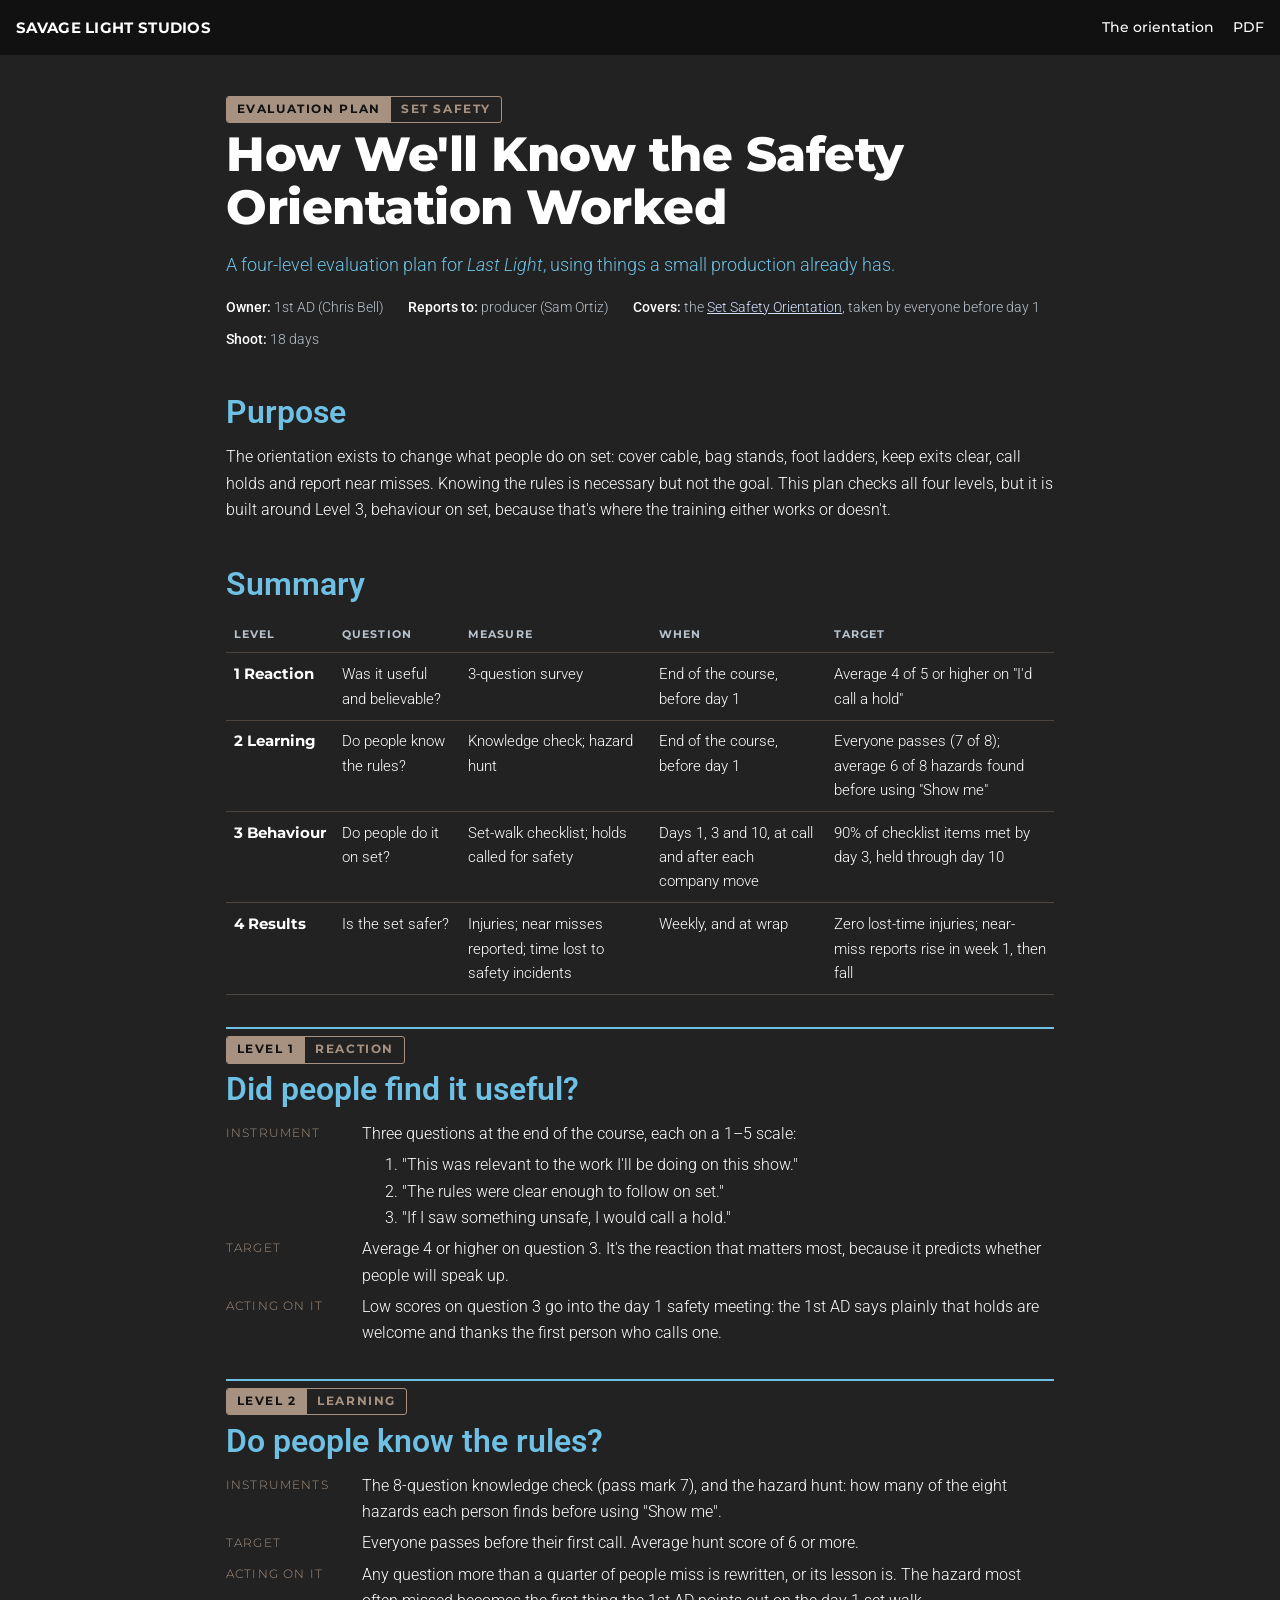
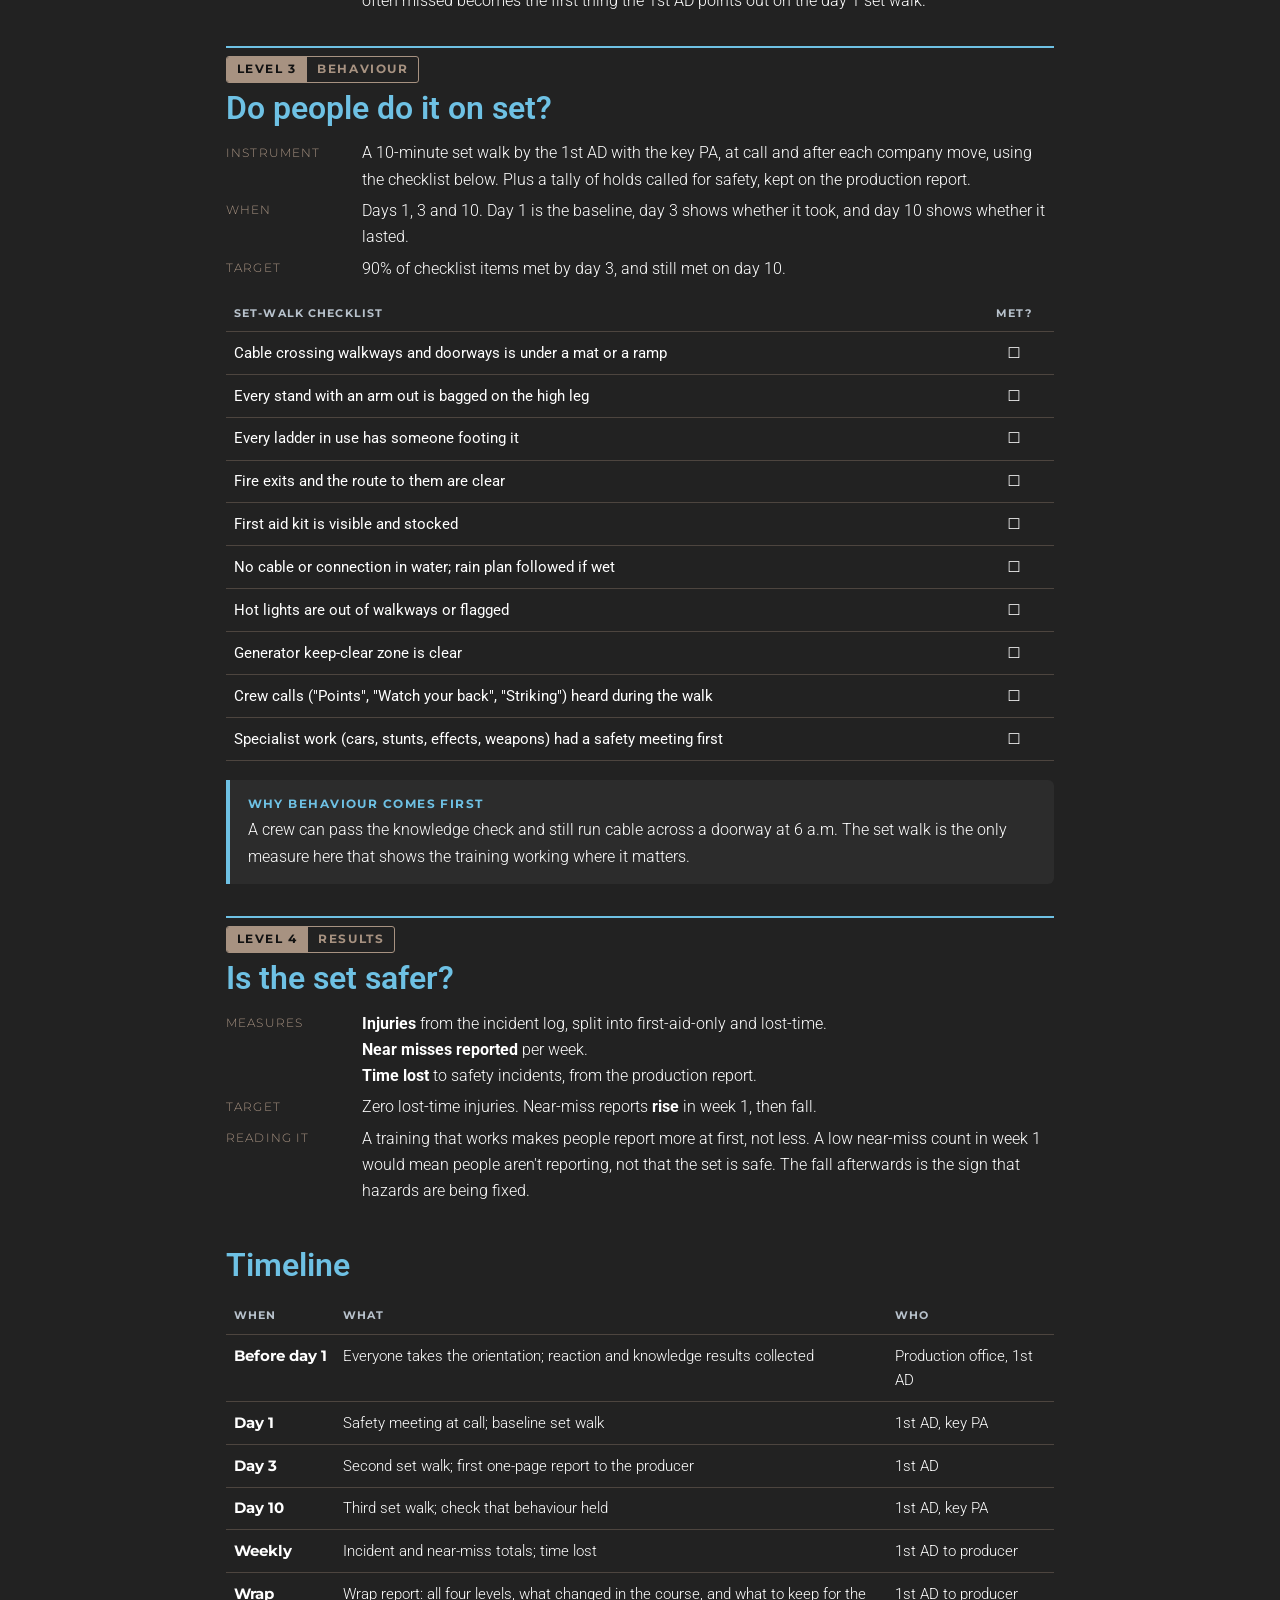
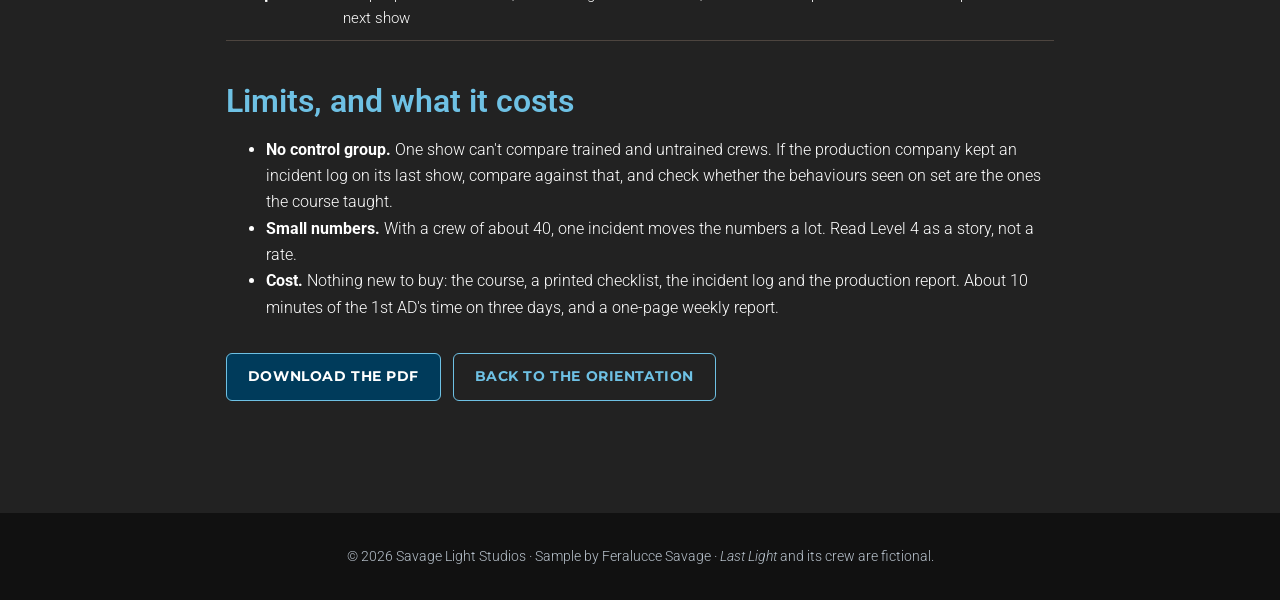
<file: film/set-safety/evaluation-plan.html>
<!doctype html>
<html lang="en">
<head>
<meta charset="utf-8" />
<meta name="viewport" content="width=device-width, initial-scale=1" />
<title>Safety Evaluation Plan</title>
<meta name="description" content="A four-level Kirkpatrick evaluation plan for a film set safety orientation, owned by the 1st AD and reported to the producer." />
<link rel="stylesheet" href="../assets/sls.css" />
<style>
  table.plan { width: 100%; border-collapse: collapse; font-size: 0.92rem; margin: 0.8rem 0 1.2rem; }
  .plan th, .plan td { text-align: left; vertical-align: top; padding: 0.55rem 0.5rem; border-bottom: 1px solid var(--sls-line); }
  .plan th { font-family: var(--sls-display); font-size: 0.7rem; letter-spacing: 0.1em; text-transform: uppercase; color: var(--sls-dim); }
  .plan td:first-child { font-family: var(--sls-display); font-weight: 700; white-space: nowrap; }
  .lvl { display: grid; grid-template-columns: 7.5rem 1fr; gap: 0.3rem 1rem; margin: 0.6rem 0 0; }
  .lvl dt { font-family: var(--sls-display); font-size: 0.72rem; letter-spacing: 0.1em; text-transform: uppercase; color: var(--sls-tan); padding-top: 0.2rem; }
  .lvl dd { margin: 0; }
  .level { border-top: 2px solid var(--sls-cyan); padding-top: 0.4rem; margin-top: 2rem; }
  .level h2 { margin-top: 0.4rem; }
  .checklist td:last-child, .checklist th:last-child { text-align: center; width: 5rem; }
  .meta-row { display: flex; flex-wrap: wrap; gap: 0.5rem 1.5rem; color: var(--sls-dim); font-size: 0.9rem; }
  .meta-row b { color: var(--sls-white); font-weight: 500; }
  @media (max-width: 640px) {
    .lvl { grid-template-columns: 1fr; }
    .plan.wide thead { display: none; }
    .plan.wide tr { display: block; border-bottom: 1px solid var(--sls-line); padding: 0.4rem 0; }
    .plan.wide td { display: block; border: 0; padding: 0.15rem 0; white-space: normal; }
    .plan.wide td[data-h]::before { content: attr(data-h) ": "; color: var(--sls-dim); }
  }
  @media print {
    @page { size: letter; margin: 0.5in; }
    html { color-scheme: light; }
    html, body { background: #fff !important; color: #111; font-size: 9.5pt; }
    .sls-bar, .sls-foot .noprint, .noprint { display: none !important; }
    .sls-foot { background: none; color: #555; margin-top: 0.2in; padding: 0; text-align: left; }
    main.sls { max-width: none; padding: 0; }
    h1 { font-size: 20pt; } h2 { color: #003b5b; font-size: 13pt; margin-top: 0.15in; } .lede { color: #003b5b; }
    .level { border-top-color: #003b5b; break-inside: avoid; margin-top: 0.18in; }
    .plan th, .lvl dt, .meta-row { color: #555; } .meta-row b { color: #111; }
    .plan th, .plan td { border-bottom-color: #ccc; padding: 0.06in 0.05in; }
    .card, .feature, .callout { background: #f4f1ec !important; color: #111; border-color: #d7d0c8; }
    .callout b:first-child { color: #003b5b; }
    a { color: #003b5b; }
  }
</style>
</head>
<body>
<header class="sls-bar">
  <a class="sls-wordmark" href="../../">Savage Light Studios</a>
  <nav><a href="./">The orientation</a><a href="evaluation-plan.pdf">PDF</a></nav>
</header>

<main class="sls">
  <span class="slate"><span>Evaluation plan</span><span>Set safety</span></span>
  <h1>How We'll Know the Safety Orientation Worked</h1>
  <p class="lede">A four-level evaluation plan for <i>Last Light</i>, using things a small production already has.</p>
  <div class="meta-row">
    <span><b>Owner:</b> 1st AD (Chris Bell)</span>
    <span><b>Reports to:</b> producer (Sam Ortiz)</span>
    <span><b>Covers:</b> the <a href="./">Set Safety Orientation</a>, taken by everyone before day 1</span>
    <span><b>Shoot:</b> 18 days</span>
  </div>

  <h2>Purpose</h2>
  <p>The orientation exists to change what people do on set: cover cable, bag stands, foot ladders, keep exits clear, call holds and report near misses. Knowing the rules is necessary but not the goal. This plan checks all four levels, but it is built around Level 3, behaviour on set, because that's where the training either works or doesn't.</p>

  <h2>Summary</h2>
  <table class="plan wide">
    <thead><tr><th>Level</th><th>Question</th><th>Measure</th><th>When</th><th>Target</th></tr></thead>
    <tbody>
      <tr><td>1 Reaction</td><td data-h="Question">Was it useful and believable?</td><td data-h="Measure">3-question survey</td><td data-h="When">End of the course, before day 1</td><td data-h="Target">Average 4 of 5 or higher on "I'd call a hold"</td></tr>
      <tr><td>2 Learning</td><td data-h="Question">Do people know the rules?</td><td data-h="Measure">Knowledge check; hazard hunt</td><td data-h="When">End of the course, before day 1</td><td data-h="Target">Everyone passes (7 of 8); average 6 of 8 hazards found before using "Show me"</td></tr>
      <tr><td>3 Behaviour</td><td data-h="Question">Do people do it on set?</td><td data-h="Measure">Set-walk checklist; holds called for safety</td><td data-h="When">Days 1, 3 and 10, at call and after each company move</td><td data-h="Target">90% of checklist items met by day 3, held through day 10</td></tr>
      <tr><td>4 Results</td><td data-h="Question">Is the set safer?</td><td data-h="Measure">Injuries; near misses reported; time lost to safety incidents</td><td data-h="When">Weekly, and at wrap</td><td data-h="Target">Zero lost-time injuries; near-miss reports rise in week 1, then fall</td></tr>
    </tbody>
  </table>

  <section class="level">
    <span class="slate"><span>Level 1</span><span>Reaction</span></span>
    <h2>Did people find it useful?</h2>
    <dl class="lvl">
      <dt>Instrument</dt><dd>Three questions at the end of the course, each on a 1–5 scale:
        <ol style="margin:0.3rem 0 0">
          <li>"This was relevant to the work I'll be doing on this show."</li>
          <li>"The rules were clear enough to follow on set."</li>
          <li>"If I saw something unsafe, I would call a hold."</li>
        </ol></dd>
      <dt>Target</dt><dd>Average 4 or higher on question 3. It's the reaction that matters most, because it predicts whether people will speak up.</dd>
      <dt>Acting on it</dt><dd>Low scores on question 3 go into the day 1 safety meeting: the 1st AD says plainly that holds are welcome and thanks the first person who calls one.</dd>
    </dl>
  </section>

  <section class="level">
    <span class="slate"><span>Level 2</span><span>Learning</span></span>
    <h2>Do people know the rules?</h2>
    <dl class="lvl">
      <dt>Instruments</dt><dd>The 8-question knowledge check (pass mark 7), and the hazard hunt: how many of the eight hazards each person finds before using "Show me".</dd>
      <dt>Target</dt><dd>Everyone passes before their first call. Average hunt score of 6 or more.</dd>
      <dt>Acting on it</dt><dd>Any question more than a quarter of people miss is rewritten, or its lesson is. The hazard most often missed becomes the first thing the 1st AD points out on the day 1 set walk.</dd>
    </dl>
  </section>

  <section class="level">
    <span class="slate"><span>Level 3</span><span>Behaviour</span></span>
    <h2>Do people do it on set?</h2>
    <dl class="lvl">
      <dt>Instrument</dt><dd>A 10-minute set walk by the 1st AD with the key PA, at call and after each company move, using the checklist below. Plus a tally of holds called for safety, kept on the production report.</dd>
      <dt>When</dt><dd>Days 1, 3 and 10. Day 1 is the baseline, day 3 shows whether it took, and day 10 shows whether it lasted.</dd>
      <dt>Target</dt><dd>90% of checklist items met by day 3, and still met on day 10.</dd>
    </dl>
    <table class="plan checklist">
      <thead><tr><th>Set-walk checklist</th><th>Met?</th></tr></thead>
      <tbody>
        <tr><td style="font-family:inherit;font-weight:400;white-space:normal">Cable crossing walkways and doorways is under a mat or a ramp</td><td>☐</td></tr>
        <tr><td style="font-family:inherit;font-weight:400;white-space:normal">Every stand with an arm out is bagged on the high leg</td><td>☐</td></tr>
        <tr><td style="font-family:inherit;font-weight:400;white-space:normal">Every ladder in use has someone footing it</td><td>☐</td></tr>
        <tr><td style="font-family:inherit;font-weight:400;white-space:normal">Fire exits and the route to them are clear</td><td>☐</td></tr>
        <tr><td style="font-family:inherit;font-weight:400;white-space:normal">First aid kit is visible and stocked</td><td>☐</td></tr>
        <tr><td style="font-family:inherit;font-weight:400;white-space:normal">No cable or connection in water; rain plan followed if wet</td><td>☐</td></tr>
        <tr><td style="font-family:inherit;font-weight:400;white-space:normal">Hot lights are out of walkways or flagged</td><td>☐</td></tr>
        <tr><td style="font-family:inherit;font-weight:400;white-space:normal">Generator keep-clear zone is clear</td><td>☐</td></tr>
        <tr><td style="font-family:inherit;font-weight:400;white-space:normal">Crew calls ("Points", "Watch your back", "Striking") heard during the walk</td><td>☐</td></tr>
        <tr><td style="font-family:inherit;font-weight:400;white-space:normal">Specialist work (cars, stunts, effects, weapons) had a safety meeting first</td><td>☐</td></tr>
      </tbody>
    </table>
    <div class="callout"><b>Why behaviour comes first</b>A crew can pass the knowledge check and still run cable across a doorway at 6 a.m. The set walk is the only measure here that shows the training working where it matters.</div>
  </section>

  <section class="level">
    <span class="slate"><span>Level 4</span><span>Results</span></span>
    <h2>Is the set safer?</h2>
    <dl class="lvl">
      <dt>Measures</dt><dd>
        <b>Injuries</b> from the incident log, split into first-aid-only and lost-time. <br>
        <b>Near misses reported</b> per week. <br>
        <b>Time lost</b> to safety incidents, from the production report.</dd>
      <dt>Target</dt><dd>Zero lost-time injuries. Near-miss reports <b>rise</b> in week 1, then fall.</dd>
      <dt>Reading it</dt><dd>A training that works makes people report more at first, not less. A low near-miss count in week 1 would mean people aren't reporting, not that the set is safe. The fall afterwards is the sign that hazards are being fixed.</dd>
    </dl>
  </section>

  <h2>Timeline</h2>
  <table class="plan wide">
    <thead><tr><th>When</th><th>What</th><th>Who</th></tr></thead>
    <tbody>
      <tr><td>Before day 1</td><td data-h="What">Everyone takes the orientation; reaction and knowledge results collected</td><td data-h="Who">Production office, 1st AD</td></tr>
      <tr><td>Day 1</td><td data-h="What">Safety meeting at call; baseline set walk</td><td data-h="Who">1st AD, key PA</td></tr>
      <tr><td>Day 3</td><td data-h="What">Second set walk; first one-page report to the producer</td><td data-h="Who">1st AD</td></tr>
      <tr><td>Day 10</td><td data-h="What">Third set walk; check that behaviour held</td><td data-h="Who">1st AD, key PA</td></tr>
      <tr><td>Weekly</td><td data-h="What">Incident and near-miss totals; time lost</td><td data-h="Who">1st AD to producer</td></tr>
      <tr><td>Wrap</td><td data-h="What">Wrap report: all four levels, what changed in the course, and what to keep for the next show</td><td data-h="Who">1st AD to producer</td></tr>
    </tbody>
  </table>

  <h2>Limits, and what it costs</h2>
  <ul>
    <li><b>No control group.</b> One show can't compare trained and untrained crews. If the production company kept an incident log on its last show, compare against that, and check whether the behaviours seen on set are the ones the course taught.</li>
    <li><b>Small numbers.</b> With a crew of about 40, one incident moves the numbers a lot. Read Level 4 as a story, not a rate.</li>
    <li><b>Cost.</b> Nothing new to buy: the course, a printed checklist, the incident log and the production report. About 10 minutes of the 1st AD's time on three days, and a one-page weekly report.</li>
  </ul>

  <p class="noprint" style="margin-top:2rem"><a class="btn" href="evaluation-plan.pdf">Download the PDF</a> &nbsp; <a class="btn ghost" href="./">Back to the orientation</a></p>
</main>

<footer class="sls-foot">© 2026 Savage Light Studios · Sample by Feralucce Savage · <i>Last Light</i> and its crew are fictional.</footer>
</body>
</html>
</file>
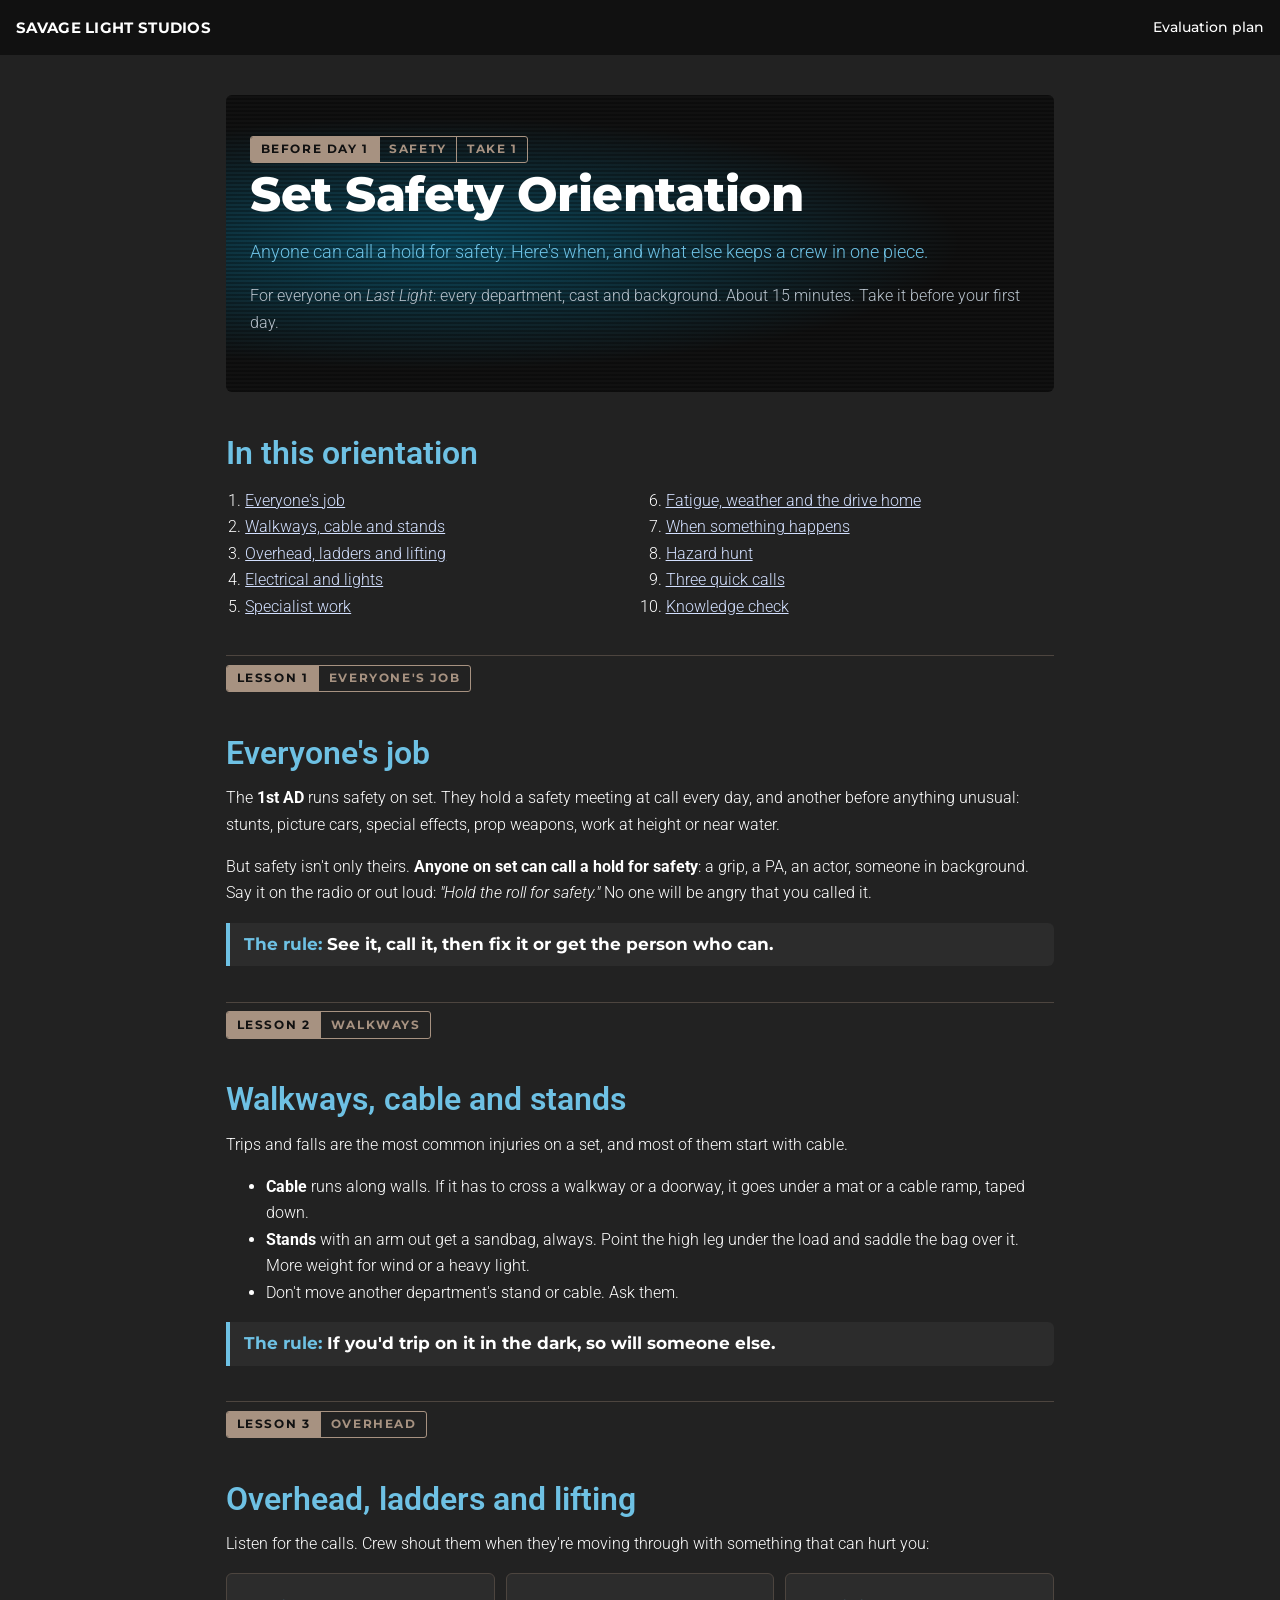
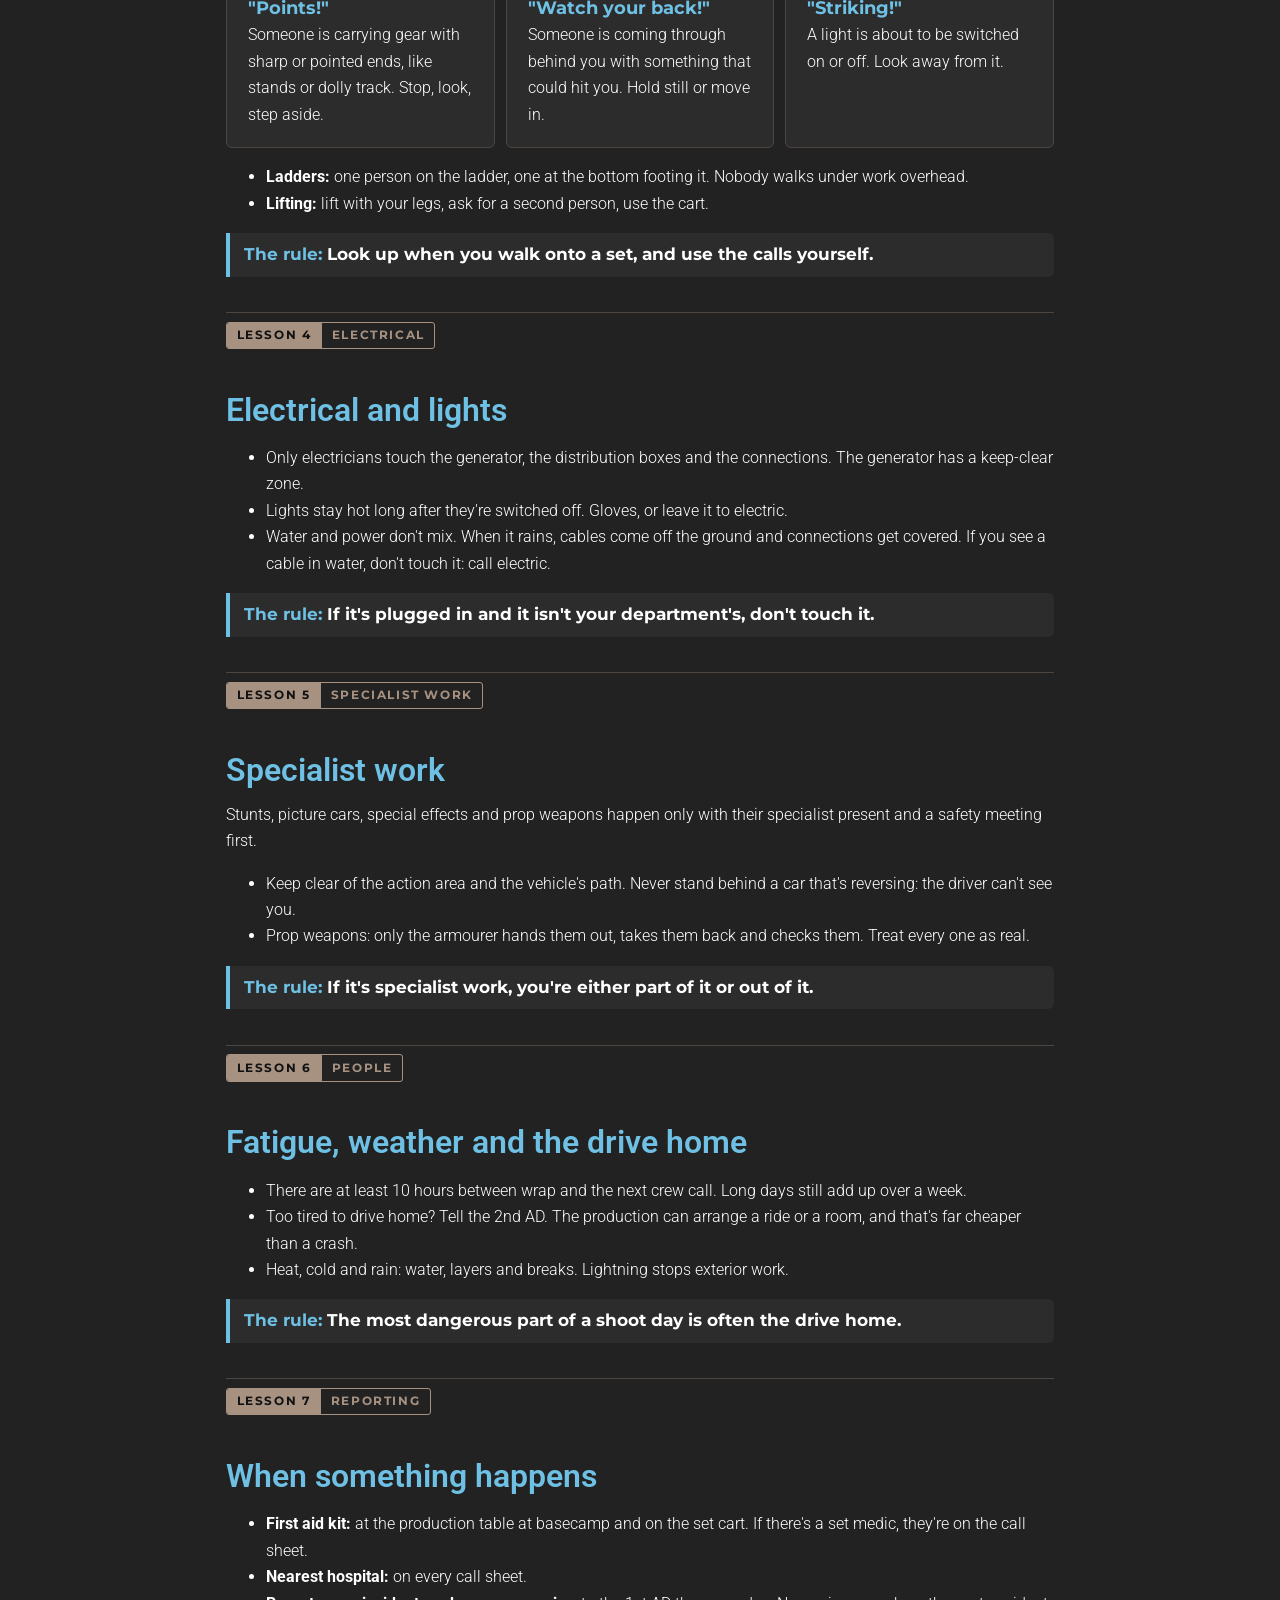
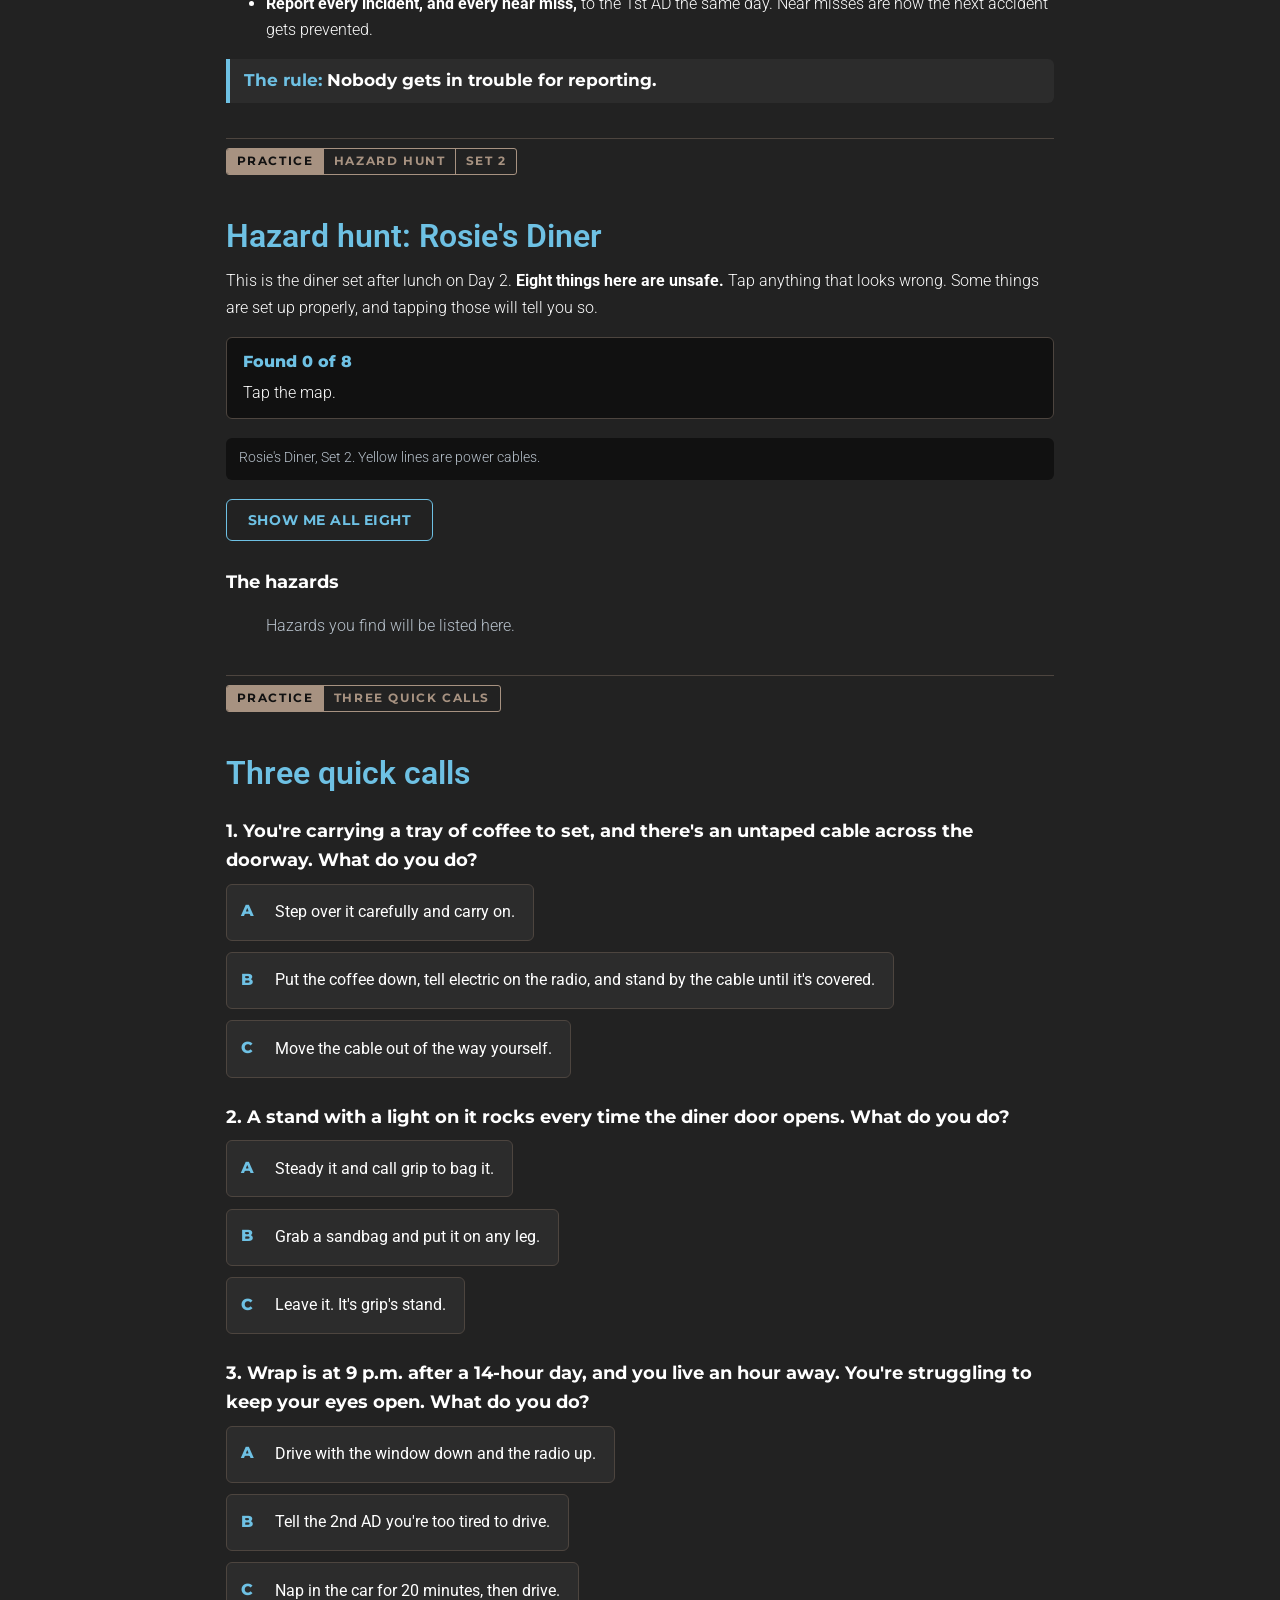
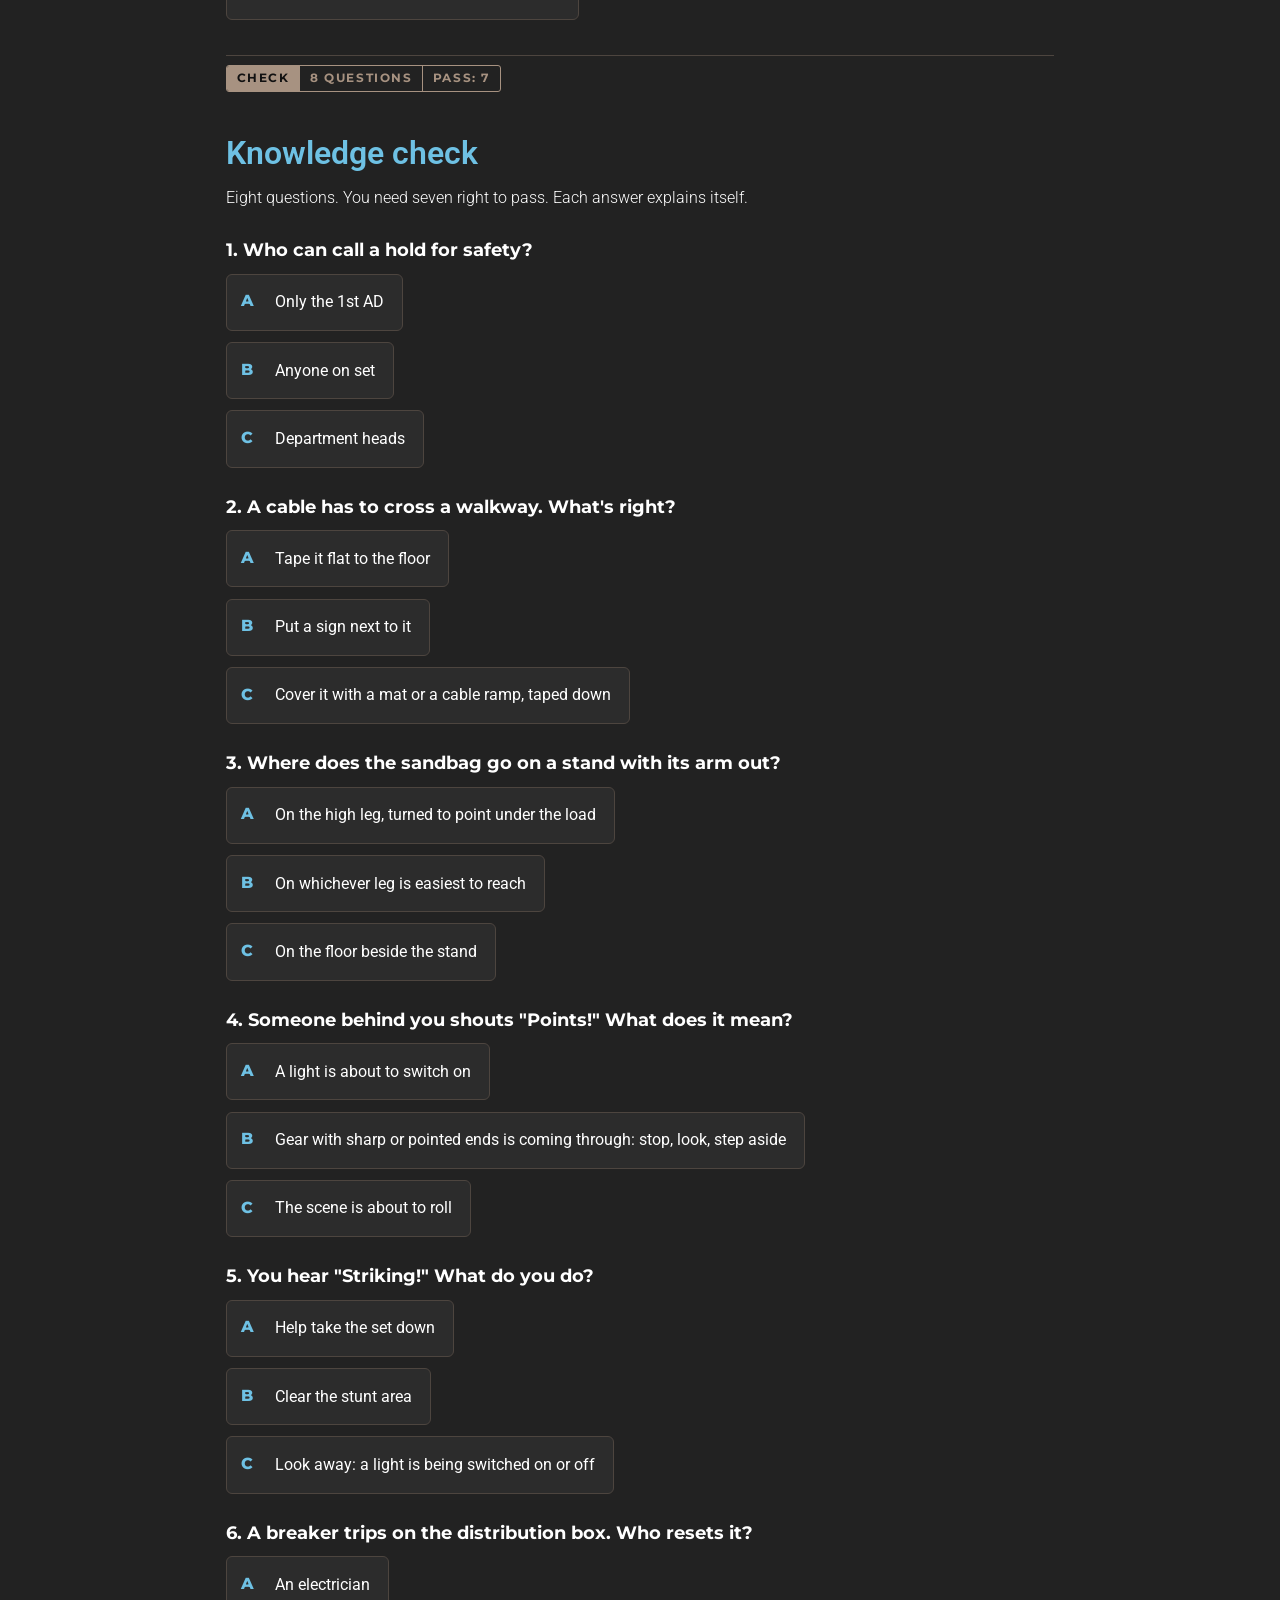
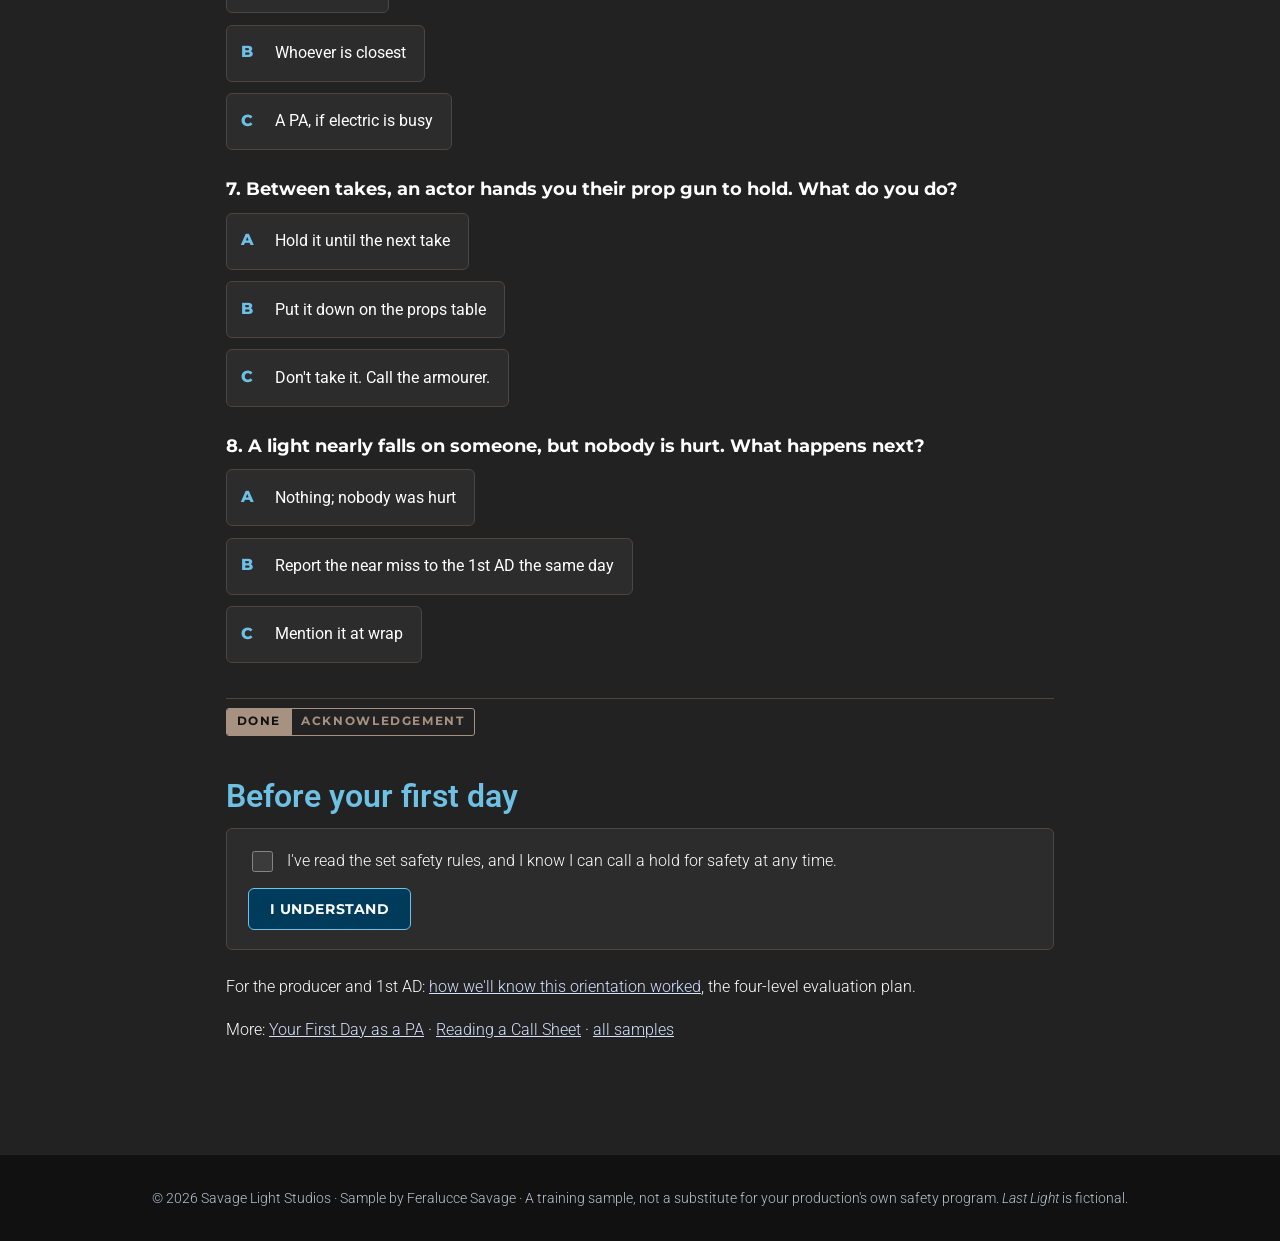
<file: film/set-safety/index.src.html>
<!doctype html>
<html lang="en">
<head>
<meta charset="utf-8" />
<meta name="viewport" content="width=device-width, initial-scale=1" />
<title>Set Safety Orientation</title>
<meta name="description" content="A set safety orientation for everyone on a film shoot, with a hazard hunt, three quick calls, a knowledge check and a four-level evaluation plan." />
<link rel="stylesheet" href="../assets/sls.css" />
<link rel="stylesheet" href="../assets/scenario.css" />
<style>
  [hidden] { display: none !important; }
  .lesson { border-top: 1px solid var(--sls-line); padding-top: 0.5rem; margin-top: 2.2rem; }
  .rule-line { font-family: var(--sls-display); font-weight: 700; font-size: 1.05rem; border-left: 4px solid var(--sls-cyan); padding: 0.5rem 0.9rem; background: var(--sls-panel); border-radius: 0 var(--sls-radius) var(--sls-radius) 0; }
  .rule-line::before { content: "The rule: "; color: var(--sls-cyan); }
  .calls { display: grid; grid-template-columns: repeat(auto-fit, minmax(min(100%, 220px), 1fr)); gap: 0.7rem; margin: 1rem 0; }
  .calls .card b { font-family: var(--sls-display); font-size: 1.1rem; color: var(--sls-cyan); display: block; }
  .toc { columns: 2; column-gap: 2rem; padding-left: 1.2rem; }
  @media (max-width: 600px) { .toc { columns: 1; } }

  /* hazard hunt */
  .hunt-bar { position: sticky; top: 0; z-index: 5; background: rgba(17,17,17,0.97); border: 1px solid var(--sls-line); border-radius: var(--sls-radius); padding: 0.7rem 1rem; margin-top: 1rem; }
  .hunt-bar .count { font-family: var(--sls-display); font-weight: 800; color: var(--sls-cyan); }
  .hunt-bar .fb { margin: 0.3rem 0 0; }
  .hunt-bar .fb.no { color: var(--sls-dim); }
  html:not(.js) .hunt-bar { display: none; }
  .map .spot { cursor: pointer; outline: none; }
  .map .spot:focus-visible circle:last-child, .map .spot:hover circle:last-child { stroke: var(--sls-glow); stroke-width: 2; stroke-dasharray: 4 4; }
  .map .hz.found circle:last-child { stroke: var(--sls-ember); stroke-width: 4; stroke-dasharray: none; fill: rgba(240,106,79,0.12); }
  .map .ok.checked circle:last-child { stroke: var(--sls-cyan); stroke-width: 2; stroke-dasharray: 2 4; }
  .hz-list li { margin-bottom: 0.5rem; }
  .hz-list li.found-item b { color: var(--sls-ember); }
  html.js .hz-list li:not(.found-item) { display: none; }
  html.js .hz-list:not(:has(.found-item))::before { content: "Hazards you find will be listed here."; color: var(--sls-dim); }

  /* quick calls and the check reuse .opt / .choice from scenario.css */
  .q-block { margin: 1.5rem 0; }
  .q-block .prompt { margin-bottom: 0.6rem; }
  .q-block .why { display: none; margin-top: 0.6rem; }
  .q-block.answered .why { display: block; }
  html:not(.js) .q-block .why { display: block; }
  .choice.right { border-color: var(--sls-cyan); background: #1f3440; }
  .choice.wrong { border-color: var(--sls-ember); }
  .result-box { font-family: var(--sls-display); }
  .result-box .big { font-size: 2.4rem; font-weight: 800; color: var(--sls-cyan); line-height: 1; }
  .ack label { display: flex; gap: 0.7rem; align-items: flex-start; }
  .ack input { width: 1.3rem; height: 1.3rem; accent-color: var(--sls-cyan); margin-top: 0.15rem; }
</style>
</head>
<body>
<header class="sls-bar">
  <a class="sls-wordmark" href="../../">Savage Light Studios</a>
  <nav><a href="evaluation-plan.html">Evaluation plan</a></nav>
</header>

<main class="sls">
  <section class="sls-hero">
    <span class="slate"><span>Before Day 1</span><span>Safety</span><span>Take 1</span></span>
    <h1>Set Safety Orientation</h1>
    <p class="lede">Anyone can call a hold for safety. Here's when, and what else keeps a crew in one piece.</p>
    <p class="dim">For everyone on <i>Last Light</i>: every department, cast and background. About 15 minutes. Take it before your first day.</p>
  </section>

  <h2>In this orientation</h2>
  <ol class="toc">
    <li><a href="#l1">Everyone's job</a></li>
    <li><a href="#l2">Walkways, cable and stands</a></li>
    <li><a href="#l3">Overhead, ladders and lifting</a></li>
    <li><a href="#l4">Electrical and lights</a></li>
    <li><a href="#l5">Specialist work</a></li>
    <li><a href="#l6">Fatigue, weather and the drive home</a></li>
    <li><a href="#l7">When something happens</a></li>
    <li><a href="#hunt">Hazard hunt</a></li>
    <li><a href="#calls">Three quick calls</a></li>
    <li><a href="#check">Knowledge check</a></li>
  </ol>

  <section class="lesson" id="l1">
    <span class="slate"><span>Lesson 1</span><span>Everyone's job</span></span>
    <h2>Everyone's job</h2>
    <p>The <b>1st AD</b> runs safety on set. They hold a safety meeting at call every day, and another before anything unusual: stunts, picture cars, special effects, prop weapons, work at height or near water.</p>
    <p>But safety isn't only theirs. <b>Anyone on set can call a hold for safety</b>: a grip, a PA, an actor, someone in background. Say it on the radio or out loud: <i>"Hold the roll for safety."</i> No one will be angry that you called it.</p>
    <p class="rule-line">See it, call it, then fix it or get the person who can.</p>
  </section>

  <section class="lesson" id="l2">
    <span class="slate"><span>Lesson 2</span><span>Walkways</span></span>
    <h2>Walkways, cable and stands</h2>
    <p>Trips and falls are the most common injuries on a set, and most of them start with cable.</p>
    <ul>
      <li><b>Cable</b> runs along walls. If it has to cross a walkway or a doorway, it goes under a mat or a cable ramp, taped down.</li>
      <li><b>Stands</b> with an arm out get a sandbag, always. Point the high leg under the load and saddle the bag over it. More weight for wind or a heavy light.</li>
      <li>Don't move another department's stand or cable. Ask them.</li>
    </ul>
    <p class="rule-line">If you'd trip on it in the dark, so will someone else.</p>
  </section>

  <section class="lesson" id="l3">
    <span class="slate"><span>Lesson 3</span><span>Overhead</span></span>
    <h2>Overhead, ladders and lifting</h2>
    <p>Listen for the calls. Crew shout them when they're moving through with something that can hurt you:</p>
    <div class="calls">
      <div class="card"><b>"Points!"</b>Someone is carrying gear with sharp or pointed ends, like stands or dolly track. Stop, look, step aside.</div>
      <div class="card"><b>"Watch your back!"</b>Someone is coming through behind you with something that could hit you. Hold still or move in.</div>
      <div class="card"><b>"Striking!"</b>A light is about to be switched on or off. Look away from it.</div>
    </div>
    <ul>
      <li><b>Ladders:</b> one person on the ladder, one at the bottom footing it. Nobody walks under work overhead.</li>
      <li><b>Lifting:</b> lift with your legs, ask for a second person, use the cart.</li>
    </ul>
    <p class="rule-line">Look up when you walk onto a set, and use the calls yourself.</p>
  </section>

  <section class="lesson" id="l4">
    <span class="slate"><span>Lesson 4</span><span>Electrical</span></span>
    <h2>Electrical and lights</h2>
    <ul>
      <li>Only electricians touch the generator, the distribution boxes and the connections. The generator has a keep-clear zone.</li>
      <li>Lights stay hot long after they're switched off. Gloves, or leave it to electric.</li>
      <li>Water and power don't mix. When it rains, cables come off the ground and connections get covered. If you see a cable in water, don't touch it: call electric.</li>
    </ul>
    <p class="rule-line">If it's plugged in and it isn't your department's, don't touch it.</p>
  </section>

  <section class="lesson" id="l5">
    <span class="slate"><span>Lesson 5</span><span>Specialist work</span></span>
    <h2>Specialist work</h2>
    <p>Stunts, picture cars, special effects and prop weapons happen only with their specialist present and a safety meeting first.</p>
    <ul>
      <li>Keep clear of the action area and the vehicle's path. Never stand behind a car that's reversing: the driver can't see you.</li>
      <li>Prop weapons: only the armourer hands them out, takes them back and checks them. Treat every one as real.</li>
    </ul>
    <p class="rule-line">If it's specialist work, you're either part of it or out of it.</p>
  </section>

  <section class="lesson" id="l6">
    <span class="slate"><span>Lesson 6</span><span>People</span></span>
    <h2>Fatigue, weather and the drive home</h2>
    <ul>
      <li>There are at least 10 hours between wrap and the next crew call. Long days still add up over a week.</li>
      <li>Too tired to drive home? Tell the 2nd AD. The production can arrange a ride or a room, and that's far cheaper than a crash.</li>
      <li>Heat, cold and rain: water, layers and breaks. Lightning stops exterior work.</li>
    </ul>
    <p class="rule-line">The most dangerous part of a shoot day is often the drive home.</p>
  </section>

  <section class="lesson" id="l7">
    <span class="slate"><span>Lesson 7</span><span>Reporting</span></span>
    <h2>When something happens</h2>
    <ul>
      <li><b>First aid kit:</b> at the production table at basecamp and on the set cart. If there's a set medic, they're on the call sheet.</li>
      <li><b>Nearest hospital:</b> on every call sheet.</li>
      <li><b>Report every incident, and every near miss,</b> to the 1st AD the same day. Near misses are how the next accident gets prevented.</li>
    </ul>
    <p class="rule-line">Nobody gets in trouble for reporting.</p>
  </section>

  <section class="lesson" id="hunt">
    <span class="slate"><span>Practice</span><span>Hazard hunt</span><span>Set 2</span></span>
    <h2>Hazard hunt: Rosie's Diner</h2>
    <p>This is the diner set after lunch on Day 2. <b>Eight things here are unsafe.</b> Tap anything that looks wrong. Some things are set up properly, and tapping those will tell you so.</p>
    <div class="hunt-bar" aria-live="polite"><span class="count">Found <span id="hcount">0</span> of 8</span><p class="fb">Tap the map.</p></div>
    <figure class="map"><!--map:diner-map--><figcaption>Rosie's Diner, Set 2. Yellow lines are power cables.</figcaption></figure>
    <p class="js-only"><button class="btn ghost" type="button" id="hshow">Show me all eight</button></p>
    <h3>The hazards</h3>
    <ol class="hz-list">
      <li data-h="1"><b>Cable across the entrance with no mat.</b> Run it round the doorway, or cover it with a mat or a cable ramp.</li>
      <li data-h="2"><b>A C-stand with its arm out and no sandbag.</b> High leg under the load, sandbag over it.</li>
      <li data-h="3"><b>Someone up a ladder with nobody footing it.</b> One on the ladder, one at the bottom.</li>
      <li data-h="4"><b>A stinger lying in water by the sink.</b> Don't touch it; call electric.</li>
      <li data-h="5"><b>A hot light at head height in the walkway.</b> Move it, or flag and mark it.</li>
      <li data-h="6"><b>Cases blocking the fire exit.</b> Exits stay clear, always.</li>
      <li data-h="7"><b>Someone sitting on the dolly track.</b> It's not a bench, and the dolly may be coming.</li>
      <li data-h="8"><b>The first aid kit buried under jackets.</b> Clear and visible on every set.</li>
    </ol>
  </section>

  <section class="lesson" id="calls">
    <span class="slate"><span>Practice</span><span>Three quick calls</span></span>
    <h2>Three quick calls</h2>

    <div class="q-block" data-best="B">
      <p class="prompt">1. You're carrying a tray of coffee to set, and there's an untaped cable across the doorway. What do you do?</p>
      <ol class="opts">
        <li class="opt" data-key="A"><p class="say">Step over it carefully and carry on.</p></li>
        <li class="opt" data-key="B" data-best><p class="say">Put the coffee down, tell electric on the radio, and stand by the cable until it's covered.</p></li>
        <li class="opt" data-key="C"><p class="say">Move the cable out of the way yourself.</p></li>
      </ol>
      <p class="why callout">The next person through may be carrying a light, or not looking. Cable belongs to electric, so you call it and guard it rather than move it.</p>
    </div>

    <div class="q-block" data-best="A">
      <p class="prompt">2. A stand with a light on it rocks every time the diner door opens. What do you do?</p>
      <ol class="opts">
        <li class="opt" data-key="A" data-best><p class="say">Steady it and call grip to bag it.</p></li>
        <li class="opt" data-key="B"><p class="say">Grab a sandbag and put it on any leg.</p></li>
        <li class="opt" data-key="C"><p class="say">Leave it. It's grip's stand.</p></li>
      </ol>
      <p class="why callout">A falling light hurts people and breaks things, so steady it now. But the bag has to go on the right leg, under the load, which is grip's call.</p>
    </div>

    <div class="q-block" data-best="B">
      <p class="prompt">3. Wrap is at 9 p.m. after a 14-hour day, and you live an hour away. You're struggling to keep your eyes open. What do you do?</p>
      <ol class="opts">
        <li class="opt" data-key="A"><p class="say">Drive with the window down and the radio up.</p></li>
        <li class="opt" data-key="B" data-best><p class="say">Tell the 2nd AD you're too tired to drive.</p></li>
        <li class="opt" data-key="C"><p class="say">Nap in the car for 20 minutes, then drive.</p></li>
      </ol>
      <p class="why callout">Productions arrange rides and rooms for exactly this. A short nap doesn't fix a 14-hour day, and the window trick doesn't work.</p>
    </div>
  </section>

  <section class="lesson" id="check">
    <span class="slate"><span>Check</span><span>8 questions</span><span>Pass: 7</span></span>
    <h2>Knowledge check</h2>
    <p>Eight questions. You need seven right to pass. Each answer explains itself.</p>

    <div class="q-block quiz" data-best="B"><p class="prompt">1. Who can call a hold for safety?</p><ol class="opts">
      <li class="opt" data-key="A"><p class="say">Only the 1st AD</p></li>
      <li class="opt" data-key="B" data-best><p class="say">Anyone on set</p></li>
      <li class="opt" data-key="C"><p class="say">Department heads</p></li></ol>
      <p class="why callout">Anyone: crew, cast or background. The 1st AD runs safety, but everyone can stop work.</p></div>

    <div class="q-block quiz" data-best="C"><p class="prompt">2. A cable has to cross a walkway. What's right?</p><ol class="opts">
      <li class="opt" data-key="A"><p class="say">Tape it flat to the floor</p></li>
      <li class="opt" data-key="B"><p class="say">Put a sign next to it</p></li>
      <li class="opt" data-key="C" data-best><p class="say">Cover it with a mat or a cable ramp, taped down</p></li></ol>
      <p class="why callout">Tape alone still leaves a lump to trip on. A mat or a ramp makes the crossing flat and visible.</p></div>

    <div class="q-block quiz" data-best="A"><p class="prompt">3. Where does the sandbag go on a stand with its arm out?</p><ol class="opts">
      <li class="opt" data-key="A" data-best><p class="say">On the high leg, turned to point under the load</p></li>
      <li class="opt" data-key="B"><p class="say">On whichever leg is easiest to reach</p></li>
      <li class="opt" data-key="C"><p class="say">On the floor beside the stand</p></li></ol>
      <p class="why callout">The load pulls the stand over its arm. The high leg under the load, with the bag saddled over it, holds it down.</p></div>

    <div class="q-block quiz" data-best="B"><p class="prompt">4. Someone behind you shouts "Points!" What does it mean?</p><ol class="opts">
      <li class="opt" data-key="A"><p class="say">A light is about to switch on</p></li>
      <li class="opt" data-key="B" data-best><p class="say">Gear with sharp or pointed ends is coming through: stop, look, step aside</p></li>
      <li class="opt" data-key="C"><p class="say">The scene is about to roll</p></li></ol>
      <p class="why callout">"Points" warns of stands, tripods or track moving through. "Striking" is the call for a light.</p></div>

    <div class="q-block quiz" data-best="C"><p class="prompt">5. You hear "Striking!" What do you do?</p><ol class="opts">
      <li class="opt" data-key="A"><p class="say">Help take the set down</p></li>
      <li class="opt" data-key="B"><p class="say">Clear the stunt area</p></li>
      <li class="opt" data-key="C" data-best><p class="say">Look away: a light is being switched on or off</p></li></ol>
      <p class="why callout">"Striking!" warns that a light is about to switch on or off. Set lights are bright enough to hurt your eyes.</p></div>

    <div class="q-block quiz" data-best="A"><p class="prompt">6. A breaker trips on the distribution box. Who resets it?</p><ol class="opts">
      <li class="opt" data-key="A" data-best><p class="say">An electrician</p></li>
      <li class="opt" data-key="B"><p class="say">Whoever is closest</p></li>
      <li class="opt" data-key="C"><p class="say">A PA, if electric is busy</p></li></ol>
      <p class="why callout">A trip means something's wrong. Only electricians touch the generator, the distribution and the connections.</p></div>

    <div class="q-block quiz" data-best="C"><p class="prompt">7. Between takes, an actor hands you their prop gun to hold. What do you do?</p><ol class="opts">
      <li class="opt" data-key="A"><p class="say">Hold it until the next take</p></li>
      <li class="opt" data-key="B"><p class="say">Put it down on the props table</p></li>
      <li class="opt" data-key="C" data-best><p class="say">Don't take it. Call the armourer.</p></li></ol>
      <p class="why callout">Only the armourer hands out, takes back and checks prop weapons. Treat every one as real.</p></div>

    <div class="q-block quiz" data-best="B"><p class="prompt">8. A light nearly falls on someone, but nobody is hurt. What happens next?</p><ol class="opts">
      <li class="opt" data-key="A"><p class="say">Nothing; nobody was hurt</p></li>
      <li class="opt" data-key="B" data-best><p class="say">Report the near miss to the 1st AD the same day</p></li>
      <li class="opt" data-key="C"><p class="say">Mention it at wrap</p></li></ol>
      <p class="why callout">A near miss is a free warning. Reporting it is how the next accident gets prevented, and nobody gets in trouble for it.</p></div>

    <div class="result-box card js-only" id="result" hidden aria-live="polite"><p class="big" id="score"></p><p id="verdict" style="margin:0.4rem 0 0"></p></div>
  </section>

  <section class="lesson" id="ack">
    <span class="slate"><span>Done</span><span>Acknowledgement</span></span>
    <h2>Before your first day</h2>
    <div class="ack card">
      <label><input type="checkbox" id="ackbox"> <span>I've read the set safety rules, and I know I can call a hold for safety at any time.</span></label>
      <p style="margin:0.8rem 0 0" class="js-only"><button class="btn" type="button" id="ackbtn" disabled>I understand</button></p>
      <p id="ackmsg" class="dim" hidden style="margin:0.6rem 0 0">Thanks. On a real show this would be logged with the 1st AD; in this sample nothing is recorded. See you at the safety meeting at call.</p>
    </div>
    <p style="margin-top:1.5rem">For the producer and 1st AD: <a href="evaluation-plan.html">how we'll know this orientation worked</a>, the four-level evaluation plan.</p>
    <p>More: <a href="../pa-first-day/">Your First Day as a PA</a> · <a href="../call-sheet/">Reading a Call Sheet</a> · <a href="../../">all samples</a></p>
  </section>
</main>

<footer class="sls-foot">© 2026 Savage Light Studios · Sample by Feralucce Savage · A training sample, not a substitute for your production's own safety program. <i>Last Light</i> is fictional.</footer>

<script>
(function () {
  "use strict";
  document.documentElement.classList.add("js");
  function $(s, e) { return (e || document).querySelector(s); }
  function $$(s, e) { return Array.prototype.slice.call((e || document).querySelectorAll(s)); }

  // hazard hunt
  var found = {}, fb = $(".hunt-bar .fb");
  function reveal(h) {
    if (found[h]) return false;
    found[h] = true;
    var g = $('.map .hz[data-h="' + h + '"]'); if (g) g.classList.add("found");
    $('.hz-list li[data-h="' + h + '"]').classList.add("found-item");
    $("#hcount").textContent = Object.keys(found).length;
    return true;
  }
  $$(".map .spot").forEach(function (g) {
    g.setAttribute("tabindex", "0");
    g.setAttribute("role", "button");
    g.setAttribute("aria-label", "Check this spot");
    function act() {
      if (g.classList.contains("hz")) {
        var fresh = reveal(g.dataset.h);
        fb.textContent = (fresh ? "Found one. " : "Already found. ") + g.dataset.say;
        fb.className = "fb";
        if (Object.keys(found).length === 8) fb.textContent += " That's all eight.";
      } else {
        g.classList.add("checked");
        fb.textContent = g.dataset.say; fb.className = "fb no";
      }
    }
    g.addEventListener("click", act);
    g.addEventListener("keydown", function (e) { if (e.key === "Enter" || e.key === " ") { e.preventDefault(); act(); } });
  });
  $("#hshow").addEventListener("click", function () {
    for (var h = 1; h <= 8; h++) reveal(String(h));
    fb.textContent = "All eight are marked on the map and listed below."; fb.className = "fb";
  });

  // quick calls and knowledge check: one choice each, answer explained
  var quizRight = 0, quizDone = 0, quizTotal = $$(".q-block.quiz").length;
  $$(".q-block").forEach(function (q) {
    var opts = $$(".opt", q);
    opts.forEach(function (o) {
      var b = document.createElement("button");
      b.type = "button"; b.className = "choice"; b.dataset.key = o.dataset.key;
      b.innerHTML = $(".say", o).innerHTML; $(".say", o).hidden = true;
      o.insertBefore(b, o.firstChild);
      b.addEventListener("click", function () {
        if (q.classList.contains("answered")) return;
        q.classList.add("answered");
        var right = o.hasAttribute("data-best");
        opts.forEach(function (x) {
          var bx = $(".choice", x); bx.disabled = true;
          if (x.hasAttribute("data-best")) bx.classList.add("right");
        });
        if (!right) b.classList.add("wrong");
        b.setAttribute("aria-pressed", "true");
        var why = $(".why", q);
        why.className = "why callout" + (right ? "" : " ember");
        why.insertAdjacentHTML("afterbegin", "<b>" + (right ? "Right" : "Not quite") + "</b>");
        if (q.classList.contains("quiz")) {
          quizDone++; if (right) quizRight++;
          if (quizDone === quizTotal) {
            var pass = quizRight >= 7;
            $("#result").hidden = false;
            $("#score").textContent = quizRight + " / " + quizTotal;
            $("#verdict").textContent = pass ? "Passed. You're ready for the safety meeting at call." : "Not yet: you need 7. Reread the lessons for the ones you missed, then reload the page to try again.";
          }
        }
      });
    });
  });

  // acknowledgement
  $("#ackbox").addEventListener("change", function () { $("#ackbtn").disabled = !this.checked; });
  $("#ackbtn").addEventListener("click", function () { $("#ackmsg").hidden = false; this.disabled = true; $("#ackbox").disabled = true; });
})();
</script>
</body>
</html>
</file>
<file: film/assets/sls.css>
/* Savage Light Studios training style
   Taken from savagelightstudios.com: charcoal page, black bars, cyan headings,
   Montserrat display, Roboto text, navy blocks, tan rules, ember from the logo. */

@import url("https://fonts.googleapis.com/css2?family=Montserrat:wght@500;700;800&family=Roboto:wght@300;400;500;600&display=swap");

:root {
  /* surfaces */
  --sls-black: #111111;      /* header and footer bars */
  --sls-charcoal: #222222;   /* page */
  --sls-panel: #2c2c2c;      /* cards and choices */
  --sls-navy: #003b5b;       /* feature blocks, primary buttons */
  --sls-line: #4d453f;       /* tan rule at 40% on charcoal */

  /* ink */
  --sls-white: #ffffff;
  --sls-dim: #b8c2cc;
  --sls-cyan: #6ec1e4;       /* headings, primary accent */
  --sls-glow: #00b4f0;       /* focus rings, highlights, the logo's glow */
  --sls-ice: #d3e0ff;        /* links */
  --sls-tan: #a79281;        /* eyebrows, slate labels */
  --sls-ember: #f06a4f;      /* the logo's red: consequences, warnings, "cut" */

  --sls-radius: 6px;
  --sls-display: "Montserrat", "Segoe UI", system-ui, sans-serif;
  --sls-text: "Roboto", "Segoe UI", system-ui, sans-serif;
}

* { box-sizing: border-box; }
html { color-scheme: dark; }
body {
  margin: 0;
  background: var(--sls-charcoal);
  color: var(--sls-white);
  font-family: var(--sls-text);
  font-weight: 300;
  line-height: 1.65;
  -webkit-font-smoothing: antialiased;
}
a { color: var(--sls-ice); }
a:hover { color: #f0f8ff; }
:focus-visible { outline: 2px solid var(--sls-glow); outline-offset: 3px; }

/* bars */
.sls-bar {
  background: var(--sls-black);
  padding: 0.9rem 16px;
  display: flex; align-items: center; justify-content: space-between; gap: 1rem;
}
.sls-wordmark {
  font-family: var(--sls-display); font-weight: 700; font-size: 0.95rem;
  letter-spacing: 0.02em; text-transform: uppercase; color: var(--sls-white); text-decoration: none;
}
.sls-bar nav a { font-family: var(--sls-display); font-weight: 500; font-size: 0.9rem; color: var(--sls-white); text-decoration: none; margin-left: 1.2rem; }
.sls-bar nav a:hover { color: var(--sls-cyan); }
.sls-foot { background: var(--sls-black); color: var(--sls-dim); font-size: 0.85rem; padding: 2rem 16px; text-align: center; margin-top: 4rem; }

main.sls { max-width: 860px; margin: 0 auto; padding: 2.5rem 16px 2rem; }

/* type */
h1, .sls-h1 { font-family: var(--sls-display); font-weight: 800; font-size: clamp(2rem, 6vw, 3rem); line-height: 1.1; margin: 0.3rem 0 1rem; letter-spacing: -0.01em; }
h2 { font-family: var(--sls-text); font-weight: 600; color: var(--sls-cyan); font-size: clamp(1.4rem, 4vw, 2rem); line-height: 1.2; margin: 2.6rem 0 0.8rem; }
h3 { font-family: var(--sls-display); font-weight: 700; font-size: 1.15rem; margin: 1.6rem 0 0.5rem; }
p { margin: 0 0 1rem; }
.lede { font-size: 1.15rem; color: var(--sls-cyan); }
.dim { color: var(--sls-dim); }

/* slate eyebrow: scene / take label, like a clapperboard */
.slate {
  display: inline-flex; gap: 0; font-family: var(--sls-display); font-weight: 700;
  font-size: 0.72rem; letter-spacing: 0.14em; text-transform: uppercase;
  border: 1px solid var(--sls-tan); border-radius: 3px; overflow: hidden;
}
.slate span { padding: 0.2rem 0.6rem; color: var(--sls-tan); }
.slate span + span { border-left: 1px solid var(--sls-tan); }
.slate span:first-child { background: var(--sls-tan); color: var(--sls-black); }

/* hero with the logo's scanline glow */
.sls-hero {
  position: relative; overflow: hidden; border-radius: var(--sls-radius);
  background: radial-gradient(ellipse at 25% 50%, rgba(0,180,240,0.35), transparent 60%), var(--sls-black);
  padding: 2.5rem 1.5rem;
}
.sls-hero::after {
  content: ""; position: absolute; inset: 0; pointer-events: none;
  background: repeating-linear-gradient(0deg, rgba(0,0,0,0.28) 0 2px, transparent 2px 4px);
}
.sls-hero > * { position: relative; z-index: 1; }

/* blocks */
.card { background: var(--sls-panel); border: 1px solid var(--sls-line); border-radius: var(--sls-radius); padding: 1.2rem 1.3rem; }
.feature { background: var(--sls-navy); border-radius: var(--sls-radius); padding: 1.2rem 1.3rem; }
.rule { border: 0; border-top: 1px solid var(--sls-line); margin: 2rem 0; }

/* callouts: tip (cyan) and consequence (ember). Each carries a label, never colour alone */
.callout { border-left: 4px solid var(--sls-cyan); background: var(--sls-panel); padding: 0.9rem 1.1rem; border-radius: 0 var(--sls-radius) var(--sls-radius) 0; margin: 1.2rem 0; }
.callout b:first-child { font-family: var(--sls-display); font-size: 0.75rem; letter-spacing: 0.12em; text-transform: uppercase; color: var(--sls-cyan); display: block; margin-bottom: 0.2rem; }
.callout.ember { border-left-color: var(--sls-ember); }
.callout.ember b:first-child { color: var(--sls-ember); }

/* buttons */
.btn {
  display: inline-block; font-family: var(--sls-display); font-weight: 700; font-size: 0.9rem;
  letter-spacing: 0.04em; text-transform: uppercase; text-decoration: none; cursor: pointer;
  border-radius: var(--sls-radius); padding: 0.7rem 1.3rem; border: 1px solid var(--sls-cyan);
  background: var(--sls-navy); color: var(--sls-white);
}
.btn:hover { background: #004c75; }
.btn.ghost { background: transparent; color: var(--sls-cyan); }
.btn.ghost:hover { background: rgba(110,193,228,0.1); }

/* branching choices */
.choices { display: grid; gap: 0.7rem; margin: 1.2rem 0; }
.choice {
  text-align: left; font: inherit; font-weight: 400; color: var(--sls-white); cursor: pointer;
  background: var(--sls-panel); border: 1px solid var(--sls-line); border-radius: var(--sls-radius);
  padding: 0.9rem 1.1rem 0.9rem 3rem; position: relative;
}
.choice::before {
  content: attr(data-key); position: absolute; left: 0.9rem; top: 0.85rem;
  font-family: var(--sls-display); font-weight: 800; color: var(--sls-cyan);
}
.choice:hover { border-color: var(--sls-cyan); }

/* meters (scenario scores: crew trust, schedule, safety) */
.meters { display: flex; flex-wrap: wrap; gap: 1rem 1.5rem; }
.meter { flex: 1 1 160px; }
.meter label { display: flex; justify-content: space-between; font-family: var(--sls-display); font-size: 0.72rem; letter-spacing: 0.12em; text-transform: uppercase; color: var(--sls-dim); }
.meter .track { height: 8px; background: var(--sls-black); border-radius: 4px; margin-top: 0.3rem; overflow: hidden; }
.meter .fill { height: 100%; background: var(--sls-cyan); border-radius: 4px; }
.meter.low .fill { background: var(--sls-ember); }

@media (max-width: 600px) {
  .sls-bar nav a { margin-left: 0.8rem; }
}
@media (prefers-reduced-motion: reduce) { * { transition: none !important; animation: none !important; } }
</file>
<file: film/assets/scenario.css>
/* Branching scenario layer on top of sls.css.
   Without JavaScript every beat shows in order as a readable script,
   with the best answer marked. With it (html.js), one beat shows at a time. */

.meterbar {
  position: sticky; top: 0; z-index: 5; background: rgba(17,17,17,0.96);
  border-bottom: 1px solid var(--sls-line); padding: 0.6rem 16px;
}
.meterbar .meters { max-width: 860px; margin: 0 auto; }
html:not(.js) .meterbar { display: none; }
.meter .fill { transition: width 0.4s ease; }
.meter.low label .v { color: var(--sls-ember); }

.beat { padding: 0.5rem 0 1.5rem; border-bottom: 1px solid var(--sls-line); margin-bottom: 1.5rem; }
.beat h2 { margin-top: 0.8rem; }
.beat h2:focus { outline: none; }
html.js .beat { display: none; border-bottom: 0; }
html.js .beat.on { display: block; }

.branch-note, .end-note { font-family: var(--sls-display); font-size: 0.72rem; letter-spacing: 0.12em; text-transform: uppercase; color: var(--sls-tan); }
html.js .branch-note, html.js .end-note, html.js .nojs { display: none; }
.js-only { display: none; }
html.js .js-only { display: block; }

/* radio transcript */
.radio { background: var(--sls-black); border: 1px solid var(--sls-line); border-radius: var(--sls-radius); padding: 0.7rem 1rem; margin: 1rem 0; font-family: "Roboto Mono", ui-monospace, Consolas, monospace; font-size: 0.92rem; }
.radio p { margin: 0.2rem 0; }
.radio b { color: var(--sls-glow); font-weight: 600; }
.radio::before { content: "CH 1"; float: right; font-family: var(--sls-display); font-size: 0.68rem; letter-spacing: 0.12em; color: var(--sls-tan); }
.scene-text { font-size: 1.05rem; }
.scene-text em { color: var(--sls-ice); font-style: normal; }

/* options: a list without JS, buttons with it */
.decision { margin: 1.4rem 0; }
.prompt { font-family: var(--sls-display); font-weight: 700; font-size: 1.1rem; }
ol.opts { list-style: none; padding: 0; margin: 0; display: grid; gap: 0.7rem; }
.opt { background: var(--sls-panel); border: 1px solid var(--sls-line); border-radius: var(--sls-radius); padding: 0.85rem 1.1rem 0.85rem 3rem; position: relative; }
.opt::before { content: attr(data-key); position: absolute; left: 1rem; top: 0.82rem; font-family: var(--sls-display); font-weight: 800; color: var(--sls-cyan); }
.opt .result { color: var(--sls-dim); margin: 0.4rem 0 0; }
html:not(.js) .opt .result::before { content: "→ "; }
html:not(.js) .opt[data-best] { border-color: var(--sls-cyan); }
html:not(.js) .opt[data-best]::after { content: "Best answer"; display: inline-block; margin-top: 0.4rem; font-family: var(--sls-display); font-size: 0.7rem; letter-spacing: 0.12em; text-transform: uppercase; color: var(--sls-cyan); }
html:not(.js) .meta { display: inline; color: var(--sls-tan); font-size: 0.85rem; }

html.js .opt { padding: 0; border: 0; background: none; }
html.js .opt::before { content: none; }
html.js .opt .result, html.js .opt .meta { display: none; }
.choice[aria-pressed="true"] { border-color: var(--sls-cyan); background: #24333b; }
.choice:disabled { cursor: default; }
.choice:disabled:not([aria-pressed="true"]) { opacity: 0.5; }

html.js .onset { display: none; }
html.js .onset.on { display: block; }
.outcome { display: none; }
.outcome.on { display: block; }
.deltas { font-family: var(--sls-display); font-size: 0.75rem; letter-spacing: 0.08em; text-transform: uppercase; color: var(--sls-dim); margin-top: 0.4rem; }
.deltas .up { color: var(--sls-cyan); }
.deltas .down { color: var(--sls-ember); }
.next-row { display: none; margin-top: 1.2rem; }
.next-row.on { display: block; }

/* multi-select (wrap) */
.checks { list-style: none; padding: 0; display: grid; gap: 0.6rem; }
.checks label { display: flex; gap: 0.7rem; align-items: flex-start; background: var(--sls-panel); border: 1px solid var(--sls-line); border-radius: var(--sls-radius); padding: 0.8rem 1rem; cursor: pointer; }
.checks input { width: 1.2rem; height: 1.2rem; accent-color: var(--sls-cyan); margin-top: 0.2rem; }
.checks label.right { border-color: var(--sls-cyan); }
.checks label.wrong { border-color: var(--sls-ember); }
.checks .tag { margin-left: auto; font-family: var(--sls-display); font-size: 0.7rem; letter-spacing: 0.1em; text-transform: uppercase; white-space: nowrap; }
.checks label.right .tag { color: var(--sls-cyan); }
.checks label.wrong .tag { color: var(--sls-ember); }

/* call sheet */
.callsheet { background: #f4f1ec; color: #111; border-radius: 4px; padding: 0.9rem 1rem; font-size: 0.88rem; margin: 1rem 0; }
.callsheet h4 { margin: 0 0 0.4rem; font-family: var(--sls-display); font-weight: 800; font-size: 0.95rem; letter-spacing: 0.06em; text-transform: uppercase; }
.callsheet table { width: 100%; border-collapse: collapse; }
.callsheet td { padding: 0.25rem 0.4rem; border-top: 1px solid #d7d0c8; vertical-align: top; }
.callsheet td:first-child { font-weight: 700; white-space: nowrap; width: 38%; }
.callsheet tr.mine td { background: #fff3c4; }

/* maps */
.map { margin: 1.2rem 0; background: var(--sls-black); border-radius: var(--sls-radius); overflow: hidden; }
.map svg { display: block; width: 100%; height: auto; }
.map figcaption { font-size: 0.85rem; color: var(--sls-dim); padding: 0.5rem 0.8rem 0.7rem; }
.map .spot { cursor: pointer; }
.map .spot:hover circle:nth-child(2), .map .spot:focus circle:nth-child(2) { stroke: var(--sls-glow); stroke-width: 4; }
.map .spot:focus { outline: none; }
.map .spot.picked circle:nth-child(2) { fill: var(--sls-navy); stroke: var(--sls-cyan); }
.map .frame-cone, .map .eyeline-wedge { transition: fill-opacity 0.3s; }
.map.lit-frame .frame-cone { fill-opacity: 0.35; }
.map.lit-eyeline .eyeline-wedge { fill-opacity: 0.45; }

/* debrief */
.debrief-table { width: 100%; border-collapse: collapse; font-size: 0.92rem; }
.debrief-table th, .debrief-table td { text-align: left; padding: 0.6rem 0.4rem; border-bottom: 1px solid var(--sls-line); vertical-align: top; }
.debrief-table th { font-family: var(--sls-display); font-size: 0.72rem; letter-spacing: 0.1em; text-transform: uppercase; color: var(--sls-dim); }
.debrief-table .mark { font-family: var(--sls-display); font-weight: 800; }
.debrief-table .mark.ok { color: var(--sls-cyan); }
.debrief-table .mark.no { color: var(--sls-ember); }
.score { font-family: var(--sls-display); font-weight: 800; font-size: 2.4rem; color: var(--sls-cyan); line-height: 1; }
.rating { display: flex; gap: 0.5rem; flex-wrap: wrap; }
.rating button { min-width: 3rem; }

@media (max-width: 640px) {
  .debrief-table thead { display: none; }
  .debrief-table tr { display: block; border-bottom: 1px solid var(--sls-line); padding: 0.5rem 0; }
  .debrief-table td { display: block; border: 0; padding: 0.15rem 0; }
  .debrief-table td[data-h]::before { content: attr(data-h) ": "; color: var(--sls-dim); }
}

/* phones: one compact row of meters; maps keep a readable size and scroll sideways */
@media (max-width: 640px) {
  .meterbar { padding: 0.45rem 16px 0.55rem; }
  .meterbar .meters { flex-wrap: nowrap; gap: 0.8rem; }
  .meterbar .meter { flex: 1 1 0; min-width: 0; }
  .meterbar .meter label { font-size: 0.6rem; letter-spacing: 0.06em; gap: 0.3rem; }
  .meterbar .meter .track { height: 6px; margin-top: 0.2rem; }
  .meterbar .crew { display: none; }
  figure.map { overflow-x: auto; -webkit-overflow-scrolling: touch; }
  figure.map svg { min-width: 660px; }
  figure.map figcaption { position: sticky; left: 0; max-width: calc(100vw - 32px); }
  figure.map figcaption::after { content: " Swipe to see the whole map."; }
}
</file>
